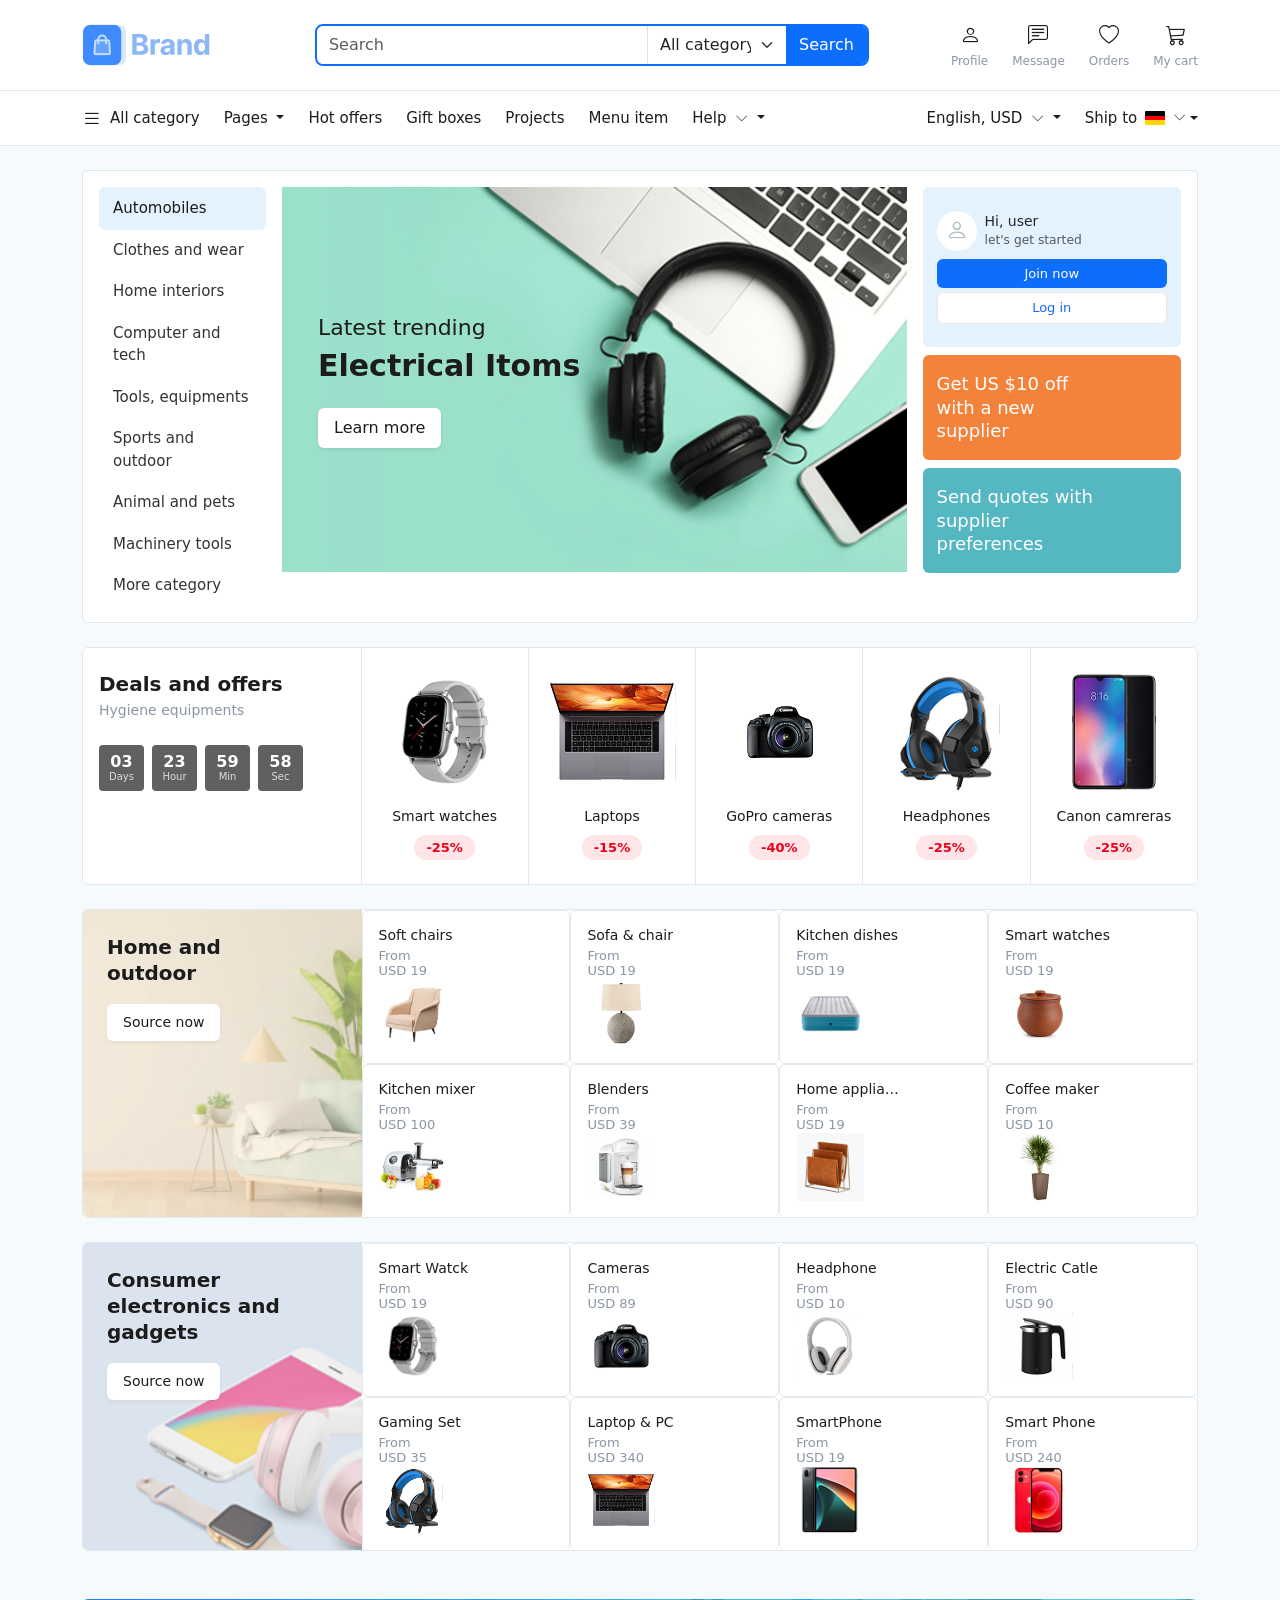
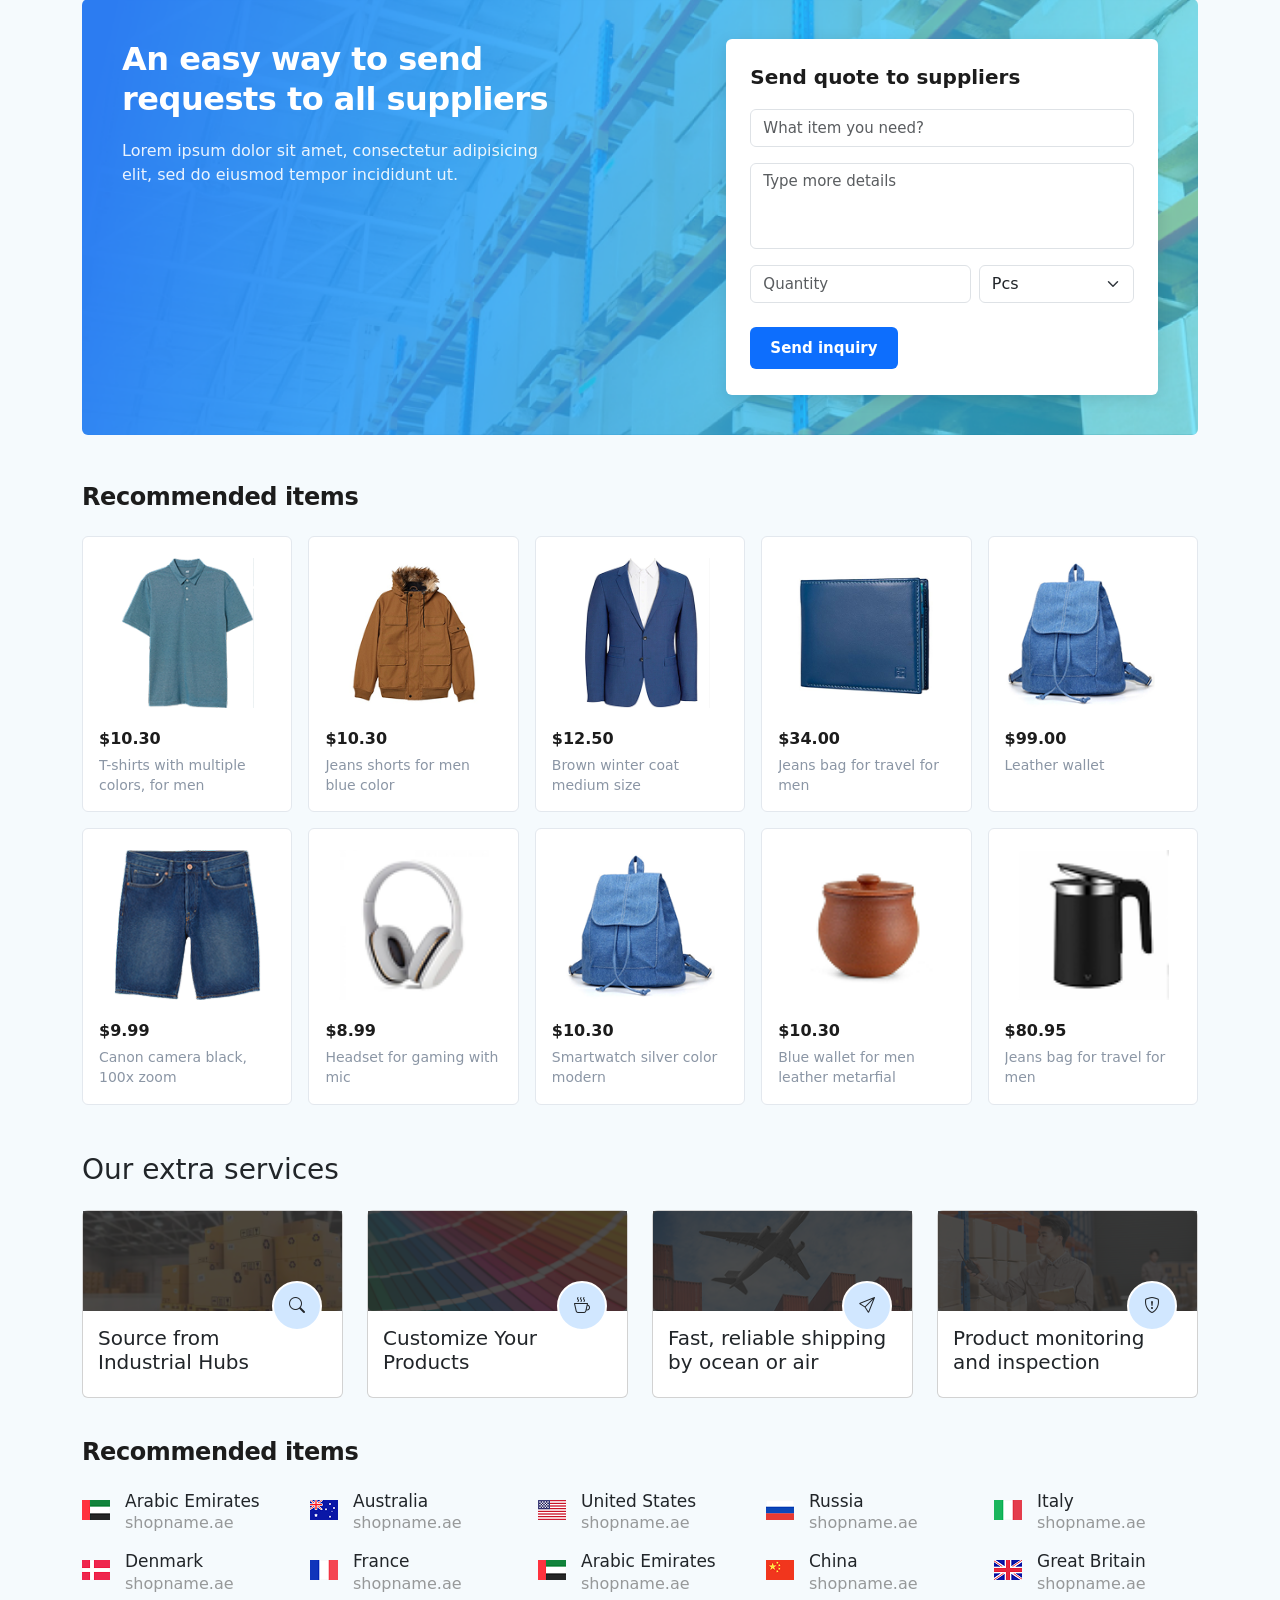
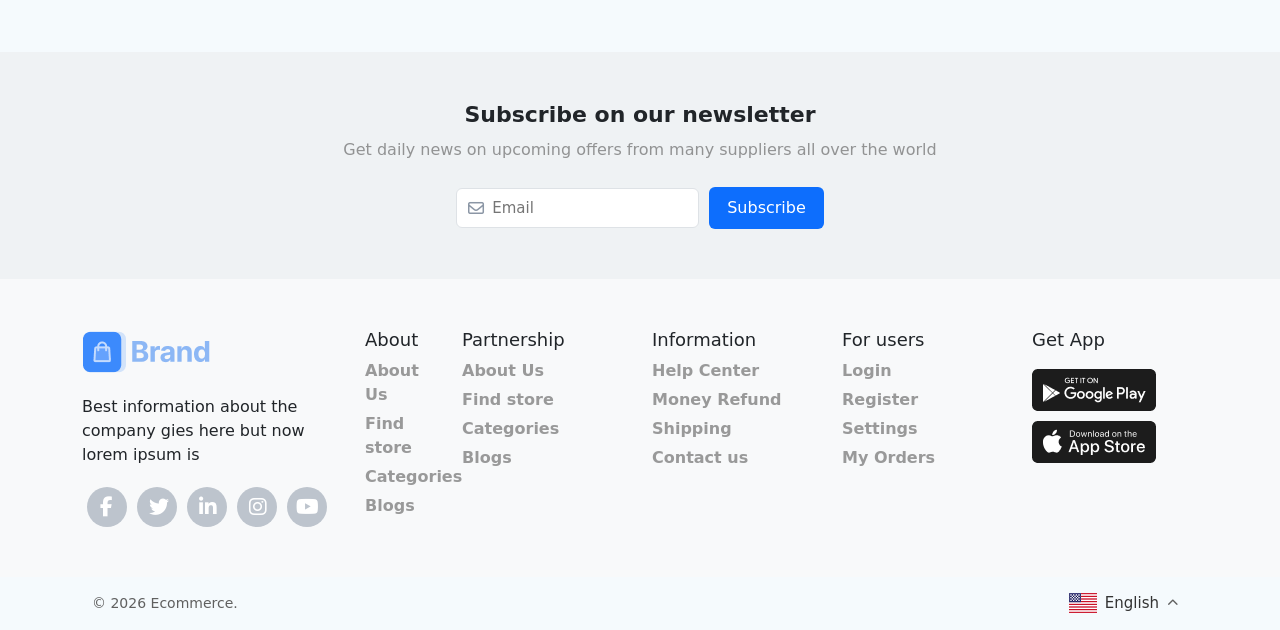
<file: index.html>
<!DOCTYPE html>
<html lang="en">

<head>
    <meta charset="UTF-8">
    <meta name="viewport" content="width=device-width, initial-scale=1.0">
    <title>Complete Responsive E-commerce Header</title>
    <link rel="stylesheet" href="css/style.css">
    <!-- Bootstrap 5 CSS -->
    <link rel="stylesheet" href="css/cdnbootstrap.css">
    <link href="https://cdn.jsdelivr.net/npm/bootstrap-icons@1.11.1/font/bootstrap-icons.css" rel="stylesheet">
    <script src="js/cdnbootstrap.js"></script>
    <!--font awsom-->

    <link rel="stylesheet" href="https://cdnjs.cloudflare.com/ajax/libs/font-awesome/6.4.0/css/all.min.css">

</head>

<body style="background-color: #f5fafd;">

    <!-- MAIN HEADER CONTAINER -->
    <header class="main-header">
        <div class="container">

            <!-- DESKTOP TOP ROW & MOBILE TOP ROW -->
            <div class="row align-items-center justify-content-between g-2">

                <!-- Left Identity Block: Hamburger Toggle (Mobile Only) & Brand Title -->
                <div class="col-auto d-flex align-items-center gap-2">
                    <!-- Mobile Hamburger Menu Toggle -->
                    <button class="btn btn-link text-dark p-0 d-md-none d-lg-none d-block me-1" type="button" data-bs-toggle="offcanvas"
                        data-bs-target="#mobileNavOffcanvas" aria-controls="mobileNavOffcanvas">
                        <i class="bi bi-list fs-2"></i>
                    </button>

                    <a href="index.html" class="brand-logo">
                        <!-- Custom Vector/Icon Mimicking Image Logo -->
                        <img src="images/brand/logo-colored.png" alt="logo">
                    </a>
                </div>

                <!-- Center Block: Desktop Blue Search bar component (Hidden on Mobile) -->
                <div class="col-12 col-md-5 col-lg-6 d-none d-md-block">
                    <div class="input-group search-group">
                        <input type="text" class="form-control search-input" placeholder="Search" aria-label="Search">
                        <select class="form-select category-select">
                            <option selected>All category</option>
                            <option value="1">Gadgets</option>
                            <option value="2">Clothes</option>
                            <option value="3">Accessories</option>
                        </select>
                        <button class="btn btn-primary search-btn" type="button">Search</button>
                    </div>
                </div>

                <!-- Right Block: Desktop Actions Panel vs Mobile Utility Row Layout -->
                <div class="col-auto">
                    <!-- Desktop Actions Set (Hidden on Mobile) -->
                    <div class="d-none d-md-flex align-items-center gap-4">
                        <a href="#" class="user-action-item">
                            <i class="bi bi-person"></i>
                            <span>Profile</span>
                        </a>
                        <a href="#" class="user-action-item">
                            <i class="bi bi-chat-left-text"></i>
                            <span>Message</span>
                        </a>
                        <a href="#" class="user-action-item">
                            <i class="bi bi-heart"></i>
                            <span>Orders</span>
                        </a>
                        <a href="cart.html" class="user-action-item">
                            <i class="bi bi-cart3"></i>
                            <span>My cart</span>
                        </a>
                    </div>

                    <!-- Mobile Navigation Icons (Displayed precisely as in image_058346.png) -->
                    <div class="d-flex d-md-none align-items-center gap-3">
                        <a href="cart.html" class="text-dark fs-4"><i class="bi bi-cart3"></i></a>
                        <a href="#" class="text-dark fs-4"><i class="bi bi-person"></i></a>
                    </div>
                </div>

            </div> <!-- /End Top Row -->

            <!-- MOBILE SEARCH & CHIPS BAR (Only visible on Mobile viewports) -->
            <div class="row mt-2 d-md-none">
                <div class="col-12">
                    <!-- Mobile Search Bar input box matching image_058346.png -->
                    <div class="mobile-search-container">
                        <i class="bi bi-search"></i>
                        <input type="text" class="form-control mobile-search-input" placeholder="Search">
                    </div>
                </div>
            </div>

            <div class="d-block d-lg-none d-md-none">
                <div class="category-container" id="categories">

                    <div class="category active">All category</div>
                    <div class="category">Gadgets</div>
                    <div class="category">Clothes</div>
                    <div class="category">Accessories</div>
                    <div class="category">Shoes</div>
                    <div class="category">Books</div>
                    <div class="category">Sports</div>

                </div>
            </div>

        </div>
    </header>

    <!-- DESKTOP SUB INTERACTION NAVBAR (Hidden completely on mobile viewports) -->
    <nav class="sub-navbar d-none d-md-block">
        <div class="container">
            <div class="d-flex justify-content-between align-items-center">

                <!-- Left Nav Links Section with working Bootstrap Dropdowns -->
                <div class="d-flex align-items-center gap-4">
                    <a href="#" class="sub-nav-link d-flex align-items-center gap-2">
                        <i class="bi bi-list fs-5"></i> All category
                    </a>
                    <div class="dropdown">
                        <button class="sub-nav-link dropdown-toggle" type="button" id="helpDropdown"
                            data-bs-toggle="dropdown" aria-expanded="false">
                            Pages
                        </button>
                        <ul class="dropdown-menu shadow-sm mt-2" aria-labelledby="helpDropdown">
                            <li><a class="dropdown-item" href="list.html">All Products</a></li>
                            <li><a class="dropdown-item" href="product-detail.html">Product Detail</a></li>
                            <li><a class="dropdown-item" href="cart.html">Cart</a></li>
                        </ul>
                    </div>
                    <a href="#" class="sub-nav-link">Hot offers</a>
                    <a href="#" class="sub-nav-link">Gift boxes</a>
                    <a href="#" class="sub-nav-link">Projects</a>
                    <a href="#" class="sub-nav-link">Menu item</a>



                    <!-- Fixed Interactive Help Dropdown Menu -->
                    <div class="dropdown">
                        <button class="sub-nav-link dropdown-toggle" type="button" id="helpDropdown"
                            data-bs-toggle="dropdown" aria-expanded="false">
                            Help <i class="bi bi-chevron-down small ms-1 text-muted"></i>
                        </button>
                        <ul class="dropdown-menu shadow-sm mt-2" aria-labelledby="helpDropdown">
                            <li><a class="dropdown-item" href="#">FAQ Support</a></li>
                            <li><a class="dropdown-item" href="#">Contact Center</a></li>
                            <li><a class="dropdown-item" href="#">Open Dispute</a></li>
                        </ul>
                    </div>
                </div>

                <!-- Right Localization Settings Dropdowns Section -->
                <div class="d-flex align-items-center gap-4">
                    <!-- Fixed Currency/Language Dropdown Menu -->
                    <div class="dropdown">
                        <button class="sub-nav-link dropdown-toggle" type="button" id="langDropdown"
                            data-bs-toggle="dropdown" aria-expanded="false">
                            English, USD <i class="bi bi-chevron-down small ms-1 text-muted"></i>
                        </button>
                        <ul class="dropdown-menu dropdown-menu-end shadow-sm mt-2" aria-labelledby="langDropdown">
                            <li><a class="dropdown-item" href="#">English, USD</a></li>
                            <li><a class="dropdown-item" href="#">Deutsch, EUR</a></li>
                            <li><a class="dropdown-item" href="#">Español, EUR</a></li>
                        </ul>
                    </div>

                    <!-- Fixed Shipping Region Destination Dropdown Menu -->
                    <div class="dropdown">
                        <button class="sub-nav-link dropdown-toggle d-flex align-items-center" type="button"
                            id="shipDropdown" data-bs-toggle="dropdown" aria-expanded="false">
                            Ship to <span class="flag-icon ms-2"></span> <i
                                class="bi bi-chevron-down small ms-1 text-muted"></i>
                        </button>
                        <ul class="dropdown-menu dropdown-menu-end shadow-sm mt-2" aria-labelledby="shipDropdown">
                            <li><a class="dropdown-item" href="#"><span class="flag-icon me-2"></span> Germany (DE)</a>
                            </li>
                            <li><a class="dropdown-item" href="#">United States (US)</a></li>
                            <li><a class="dropdown-item" href="#">United Kingdom (UK)</a></li>
                        </ul>
                    </div>
                </div>


            </div>


        </div>
    </nav>

    <!-- MOBILE NAVIGATION SIDEBAR OFFCANVAS (Triggered via mobile hamburger click) -->
    <div class="offcanvas offcanvas-start" tabindex="-1" id="mobileNavOffcanvas"
        aria-labelledby="mobileNavOffcanvasLabel" style="width: 280px;">

        <div class="offcanvas-header bg-light d-flex flex-column align-items-start position-relative py-3 px-3">
            <button type="button" class="btn-close position-absolute top-0 end-0 m-3 fs-6" data-bs-dismiss="offcanvas"
                aria-label="Close"></button>

            <div class="rounded-circle bg-secondary bg-opacity-25 d-flex align-items-center justify-content-center mb-2"
                style="width: 50px; height: 50px;">
                <i class="bi bi-person-fill text-secondary fs-3"></i>
            </div>
            <div class="fw-normal text-dark">
                <a href="#" class="text-decoration-none text-dark">Sign in</a>
                <span class="text-muted mx-1">|</span>
                <a href="#" class="text-decoration-none text-dark">Register</a>
            </div>
        </div>

        <div class="offcanvas-body p-0">
            <div class="list-group list-group-flush">

                <a href="#"
                    class="list-group-item list-group-item-action border-0 py-2 px-3 text-secondary d-flex align-items-center">
                    <i class="bi bi-house-door me-3 fs-5"></i> Home
                </a>

                <div class="border-0">
                    <button
                        class="list-group-item list-group-item-action border-0 py-2 px-3 text-secondary d-flex align-items-center justify-content-between"
                        data-bs-toggle="collapse" data-bs-target="#categoriesCollapse" aria-expanded="false">
                        <span class="d-flex align-items-center">
                            <i class="bi bi-list me-3 fs-5"></i> Categories
                        </span>
                        <i class="bi bi-chevron-down small text-muted"></i>
                    </button>
                    <div class="collapse bg-light" id="categoriesCollapse">
                        <a href="#"
                            class="list-group-item list-group-item-action border-0 py-2 ps-5 text-secondary">Clothes</a>
                        <a href="#"
                            class="list-group-item list-group-item-action border-0 py-2 ps-5 text-secondary">Electronics</a>
                        <a href="#"
                            class="list-group-item list-group-item-action border-0 py-2 ps-5 text-secondary">Home &
                            Kitchen</a>
                    </div>
                </div>

                <a href="#"
                    class="list-group-item list-group-item-action border-0 py-2 px-3 text-secondary d-flex align-items-center">
                    <i class="bi bi-heart me-3 fs-5"></i> Favorites
                </a>

                <a href="#"
                    class="list-group-item list-group-item-action border-0 py-2 px-3 text-secondary d-flex align-items-center">
                    <i class="bi bi-box-seam me-3 fs-5"></i> My orders
                </a>

                <hr class="text-muted my-2 opacity-25">

                <a href="#"
                    class="list-group-item list-group-item-action border-0 py-2 px-3 text-secondary d-flex align-items-center">
                    <i class="bi bi-globe me-3 fs-5"></i> English | USD
                </a>

                <a href="#"
                    class="list-group-item list-group-item-action border-0 py-2 px-3 text-secondary d-flex align-items-center">
                    <i class="bi bi-headset me-3 fs-5"></i> Contact us
                </a>

                <a href="#"
                    class="list-group-item list-group-item-action border-0 py-2 px-3 text-secondary d-flex align-items-center">
                    <i class="bi bi-building me-3 fs-5"></i> About
                </a>

                <div class="border-0">
                    <button
                        class="list-group-item list-group-item-action border-0 py-2 px-3 text-secondary d-flex align-items-center justify-content-between"
                        data-bs-toggle="collapse" data-bs-target="#categoriesCollapse" aria-expanded="false">
                        <span class="d-flex align-items-center">
                            <i class="bi bi-list me-3 fs-5"></i> Pages
                        </span>
                        <i class="bi bi-chevron-down small text-muted"></i>
                    </button>
                    <div class="collapse bg-light" id="categoriesCollapse">
                        <a href="list.html"
                            class="list-group-item list-group-item-action border-0 py-2 ps-5 text-secondary">All Product</a>
                        <a href="product-detail.html"
                            class="list-group-item list-group-item-action border-0 py-2 ps-5 text-secondary">Details</a>
                        <a href="cart.html"
                            class="list-group-item list-group-item-action border-0 py-2 ps-5 text-secondary">Cart</a>
                    </div>
                </div>

                <hr class="text-muted my-2 opacity-25">

                <a href="#"
                    class="list-group-item list-group-item-action border-0 py-2 px-3 ps-5 text-secondary fw-normal">
                    User agreement
                </a>

                <a href="#"
                    class="list-group-item list-group-item-action border-0 py-2 px-3 ps-5 text-secondary fw-normal">
                    Partnership
                </a>

                <a href="#"
                    class="list-group-item list-group-item-action border-0 py-2 px-3 ps-5 text-secondary fw-normal">
                    Privacy policy
                </a>

            </div>
        </div>
    </div>


    <div class="container my-4">
        <div class="hero-section-container">
            <div class="row g-3">

                <div class="col-12 col-md-2 col-lg-2 d-none d-md-none d-lg-block">
                    <div class="nav nav-tabs category-tabs-vertical" id="categoryTab" role="tablist"
                        aria-orientation="vertical">


                        <button class="nav-link active" id="tab-automobiles" data-bs-toggle="tab"
                            data-bs-target="#content-automobiles" type="button" role="tab"
                            aria-controls="content-automobiles" aria-selected="true">
                            Automobiles
                        </button>



                        <button class="nav-link" id="tab-clothes" data-bs-toggle="tab" data-bs-target="#content-clothes"
                            type="button" role="tab" aria-controls="content-clothes" aria-selected="false">
                            Clothes and wear
                        </button>


                        <button class="nav-link" id="tab-home" data-bs-toggle="tab" data-bs-target="#content-home"
                            type="button" role="tab" aria-controls="content-home" aria-selected="false">
                            Home interiors
                        </button>



                        <button class="nav-link" id="tab-tech" data-bs-toggle="tab" data-bs-target="#content-tech"
                            type="button" role="tab" aria-controls="content-tech" aria-selected="false">
                            Computer and tech
                        </button>



                        <button class="nav-link" id="tab-tools" data-bs-toggle="tab" data-bs-target="#content-tools"
                            type="button" role="tab" aria-controls="content-tools" aria-selected="false">
                            Tools, equipments
                        </button>



                        <button class="nav-link" id="tab-sports" data-bs-toggle="tab" data-bs-target="#content-sports"
                            type="button" role="tab" aria-controls="content-sports" aria-selected="false">
                            Sports and outdoor
                        </button>



                        <button class="nav-link" id="tab-animals" data-bs-toggle="tab" data-bs-target="#content-animals"
                            type="button" role="tab" aria-controls="content-animals" aria-selected="false">
                            Animal and pets
                        </button>



                        <button class="nav-link" id="tab-machinery" data-bs-toggle="tab"
                            data-bs-target="#content-machinery" type="button" role="tab"
                            aria-controls="content-machinery" aria-selected="false">
                            Machinery tools
                        </button>



                        <button class="nav-link" id="tab-more" data-bs-toggle="tab" data-bs-target="#content-more"
                            type="button" role="tab" aria-controls="content-more" aria-selected="false">
                            More category
                        </button>


                    </div>
                </div>

                <div class="col-12 col-md-7 col-lg-7">
                    <div class="tab-content" id="categoryTabContent">

                        <div class="tab-pane fade show active" id="content-automobiles" role="tabpanel"
                            aria-labelledby="tab-automobiles">
                            <div class="dynamic-banner-panel"
                                style="background-image: url('./images/background/Banner-board-800x420\ 2.png');">
                                <div class="banner-text-wrapper">
                                    <div class="banner-title-sub">Latest trending</div>
                                    <div class="banner-title-main">Electrical Itoms</div>
                                    <a href="list.html" class="banner-btn-learn">Learn more</a>
                                </div>
                            </div>
                        </div>

                        <div class="tab-pane fade" id="content-clothes" role="tabpanel" aria-labelledby="tab-clothes">
                            <div class="dynamic-banner-panel"
                                style="background-image: url('./images/background/banner-bg1.webp');">
                                <div class="banner-text-wrapper">
                                    <div class="banner-title-sub">Summer collection</div>
                                    <div class="banner-title-main">Clothes and wear</div>
                                    <a href="list.html" class="banner-btn-learn">Learn more</a>
                                </div>
                            </div>
                        </div>

                        <div class="tab-pane fade" id="content-home" role="tabpanel" aria-labelledby="tab-home">
                            <div class="dynamic-banner-panel "
                                style="background-image: url('./images/background/banner-bgg.jpg') ; padding: 100px;">
                                <div class="banner-text-wrapper">
                                    <div class="banner-title-sub">Modern furniture</div>
                                    <div class="banner-title-main">Home interiors</div>
                                    <a href="list.html" class="banner-btn-learn">Learn more</a>
                                </div>
                            </div>
                        </div>

                        <div class="tab-pane fade" id="content-tech" role="tabpanel" aria-labelledby="tab-tech">
                            <div class="dynamic-banner-panel"
                                style="background-image: url('./images/background/Banner-board-800x420\ 2.png');">
                                <div class="banner-text-wrapper">
                                    <div class="banner-title-sub">Latest trending</div>
                                    <div class="banner-title-main">Electronic items</div>
                                    <a href="list.html" class="banner-btn-learn">Learn more</a>
                                </div>
                            </div>
                        </div>

                        <div class="tab-pane fade" id="content-tools" role="tabpanel">
                            <div class="dynamic-banner-panel "
                                style="background-image: url('./images/background/banner-tool.avif');">
                                <div class="banner">
                                    <div class="banner-title-main">Tools & Equipments</div>
                                </div>
                                <a href="list.html" class="banner-btn-learn">Learn more</a>
                            </div>
                        </div>
                        <div class="tab-pane fade" id="content-sports" role="tabpanel">
                            <div class="dynamic-banner-panel"
                                style="background-image: url('./images/background/banner-bg3.jpg');">
                                <div class="banner-text-wrapper">
                                    <div class="banner-title-main text-light">Sports & <br> Outdoor</div>
                                </div>
                                <a href="list.html" class="banner-btn-learn">Learn more</a>
                            </div>
                        </div>

                        <div class="tab-pane fade" id="content-animals" role="tabpanel">
                            <div class="dynamic-banner-panel"
                                style="background-image: url('./images/background/banner-bg4.jpg');">
                                <div class="banner-text-wrapper">
                                    <div class="banner-title-main">Animal and <br> Pets</div>
                                </div>
                                <a href="list.html" class="banner-btn-learn">Learn more</a>
                            </div>
                        </div>

                        <div class="tab-pane fade" id="content-machinery" role="tabpanel">
                            <div class="dynamic-banner-panel"
                                style="background-image: url('./images/background/images.jpg');">
                                <div class="banner-text-wrapper">
                                    <div class="banner-title-main">Machinery tools</div>
                                </div>
                                <a href="list.html" class="banner-btn-learn">Learn more</a>
                            </div>
                        </div>
                        <div class="tab-pane fade" id="content-more" role="tabpanel">
                            <div class="dynamic-banner-panel"
                                style="background-image: url('./images/background/Banner-board-800x420\ 2.png');">
                                <div class="banner-text-wrapper">
                                    <div class="banner-title-main">More Categories</div>
                                </div>
                                <a href="list.html" class="banner-btn-learn">Learn more</a>
                            </div>
                        </div>

                    </div>
                </div>

                <div class="col-12 col-md-3 col-lg-3 d-none d-md-none d-lg-block">
                    <div class="d-flex flex-column gap-2">

                        <div class="right-widget-box box-user-profile py-5" style="height: 160px;">
                            <div class="d-flex align-items-center gap-2 mb-2">
                                <div class="user-avatar-circle">
                                    <i class="bi bi-person"></i>
                                </div>
                                <div class="text-dark lh-sm" style="font-size: 14px;">
                                    Hi, user <br><span class="text-muted small">let's get started</span>
                                </div>
                            </div>
                            <div class="d-flex flex-column gap-1">
                                <button class="widget-btn-blue">Join now</button>
                                <button class="widget-btn-white">Log in</button>
                            </div>
                        </div>

                        <div class="right-widget-box box-orange-offer">
                            <div class="widget-text">
                                Get US $10 off <br> with a new <br> supplier
                            </div>
                        </div>

                        <div class="right-widget-box box-teal-quote">
                            <div class="widget-text">
                                Send quotes with <br> supplier <br> preferences
                            </div>
                        </div>

                    </div>
                </div>

            </div>
        </div>
    </div>



    <div class="container my-4">
        <div class="deals-outer-card">
            <div class="row g-0">

                <div
                    class="col-12 col-md-3 deals-timer-sidebar d-flex flex-row flex-md-column justify-content-between justify-content-md-start px-3">
                    <div class="title-area">
                        <h5 class="deals-main-title">Deals and offers</h5>
                        <p class="deals-sub-title d-none d-md-block">Hygiene equipments</p>
                        <p class="deals-sub-title d-block d-md-none">Electronic equipments</p>
                    </div>

                    <div class="countdown-container d-flex gap-1 gap-md-2 mt-md-4">

                        <div class="countdown-box">
                            <span class="num" id="days">00</span>
                            <span class="label">Days</span>
                        </div>

                        <div class="countdown-box">
                            <span class="num" id="hours">00</span>
                            <span class="label">Hour</span>
                        </div>

                        <div class="countdown-box">
                            <span class="num" id="minutes">00</span>
                            <span class="label">Min</span>
                        </div>

                        <div class="countdown-box">
                            <span class="num" id="seconds">00</span>
                            <span class="label">Sec</span>
                        </div>

                    </div>
                </div>

                <div class="col-12 col-md-9 col-products-wrapper" id="product-scroll-track">
                    <div class="products-flex-container">

                        <div class="deal-product-card">
                            <a href="product-detail.html">
                                <div class="product-img-box">
                                    <img src="./images/tech/8.png" alt="Smart watches">
                                </div>
                                <p class="product-name">Smart watches</p>
                                <span class="badge-discount">-25%</span>
                            </a>
                        </div>

                        <div class="deal-product-card">
                            <a href="product-detail.html">
                                <div class="product-img-box">
                                    <img src="./images/tech/image 34.png" alt="Laptops">
                                </div>
                                <p class="product-name">Laptops</p>
                                <span class="badge-discount">-15%</span>
                            </a>
                        </div>

                        <div class="deal-product-card">
                            <a href="product-detail.html">
                                <div class="product-img-box">
                                    <img src="./images/tech/6.png" alt="GoPro cameras">
                                </div>
                                <p class="product-name">GoPro cameras</p>
                                <span class="badge-discount">-40%</span>
                            </a>
                        </div>

                        <div class="deal-product-card">
                            <a href="product-detail.html">
                                <div class="product-img-box">
                                    <img src="./images/tech/image 29.png" alt="Headphones">
                                </div>
                                <p class="product-name">Headphones</p>
                                <span class="badge-discount">-25%</span>
                            </a>
                        </div>

                        <div class="deal-product-card">
                            <a href="product-detail.html">
                                <div class="product-img-box">
                                    <img src="./images/tech/image 23.png" alt="Canon camreras">
                                </div>
                                <p class="product-name">Canon camreras</p>
                                <span class="badge-discount">-25%</span>
                            </a>
                        </div>

                    </div>
                </div>

            </div>
        </div>
    </div>

    <!-- home and outdoor -->

    <div class="container my-2">
        <div class="home-outdoor-section">
            <div class="row g-0">

                <div class="col-12 col-lg-3 main-category-banner p-4"
                    style="background-image: url('./images/background/Group\ 969.png');">
                    <div class="banner-content">
                        <h4 class="section-title">Home and<br class="d-none d-lg-block"> outdoor</h4>
                        <a href="list.html" class=" butn-source d-none d-lg-block">Source now</a>
                    </div>
                </div>

                <div class="col-12 col-lg-9 items-overflow-container" id="horizontal-scroll-track">
                    <div class="products-grid-wrapper">

                        <div class="product-item-card">
                            <a href="product-detail.html">
                                <div class="info-box">
                                    <h6 class="item-name">Soft chairs</h6>
                                    <span class="item-price">From<br>USD 19</span>
                                </div>
                                <div class="img-box">
                                    <img src="images/interior/1.png" alt="Soft chairs">
                                </div>
                            </a>
                        </div>

                        <div class="product-item-card">
                            <a href="product-detail.html">
                                <div class="info-box">
                                    <h6 class="item-name">Sofa & chair</h6>
                                    <span class="item-price">From<br>USD 19</span>
                                </div>
                                <div class="img-box">
                                    <img src="images/interior/6.png" alt="Sofa & chair">
                                </div>
                            </a>
                        </div>

                        <div class="product-item-card">
                            <a href="product-detail.html">
                                <div class="info-box">
                                    <h6 class="item-name">Kitchen dishes</h6>
                                    <span class="item-price">From<br>USD 19</span>
                                </div>
                                <div class="img-box">
                                    <img src="images/interior/image 93.png" alt="Kitchen dishes">
                                </div>
                            </a>
                        </div>

                        <div class="product-item-card">
                            <a href="product-detail.html">
                                <div class="info-box">
                                    <h6 class="item-name">Smart watches</h6>
                                    <span class="item-price">From<br>USD 19</span>
                                </div>
                                <div class="img-box">
                                    <img src="images/interior/3.png" alt="Smart watches">
                                </div>
                            </a>
                        </div>

                        <div class="product-item-card">
                            <a href="product-detail.html">
                                <div class="info-box">
                                    <h6 class="item-name">Kitchen mixer</h6>
                                    <span class="item-price">From<br>USD 100</span>
                                </div>
                                <div class="img-box">
                                    <img src="images/interior/9.png" alt="Kitchen mixer">
                                </div>
                            </a>
                        </div>

                        <div class="product-item-card">
                            <a href="product-detail.html">
                                <div class="info-box">
                                    <h6 class="item-name">Blenders</h6>
                                    <span class="item-price">From<br>USD 39</span>
                                </div>
                                <div class="img-box">
                                    <img src="images/interior/8.png" alt="Blenders">
                                </div>
                            </a>
                        </div>

                        <div class="product-item-card">
                            <a href="product-detail.html">
                                <div class="info-box">
                                    <h6 class="item-name">Home appliance</h6>
                                    <span class="item-price">From<br>USD 19</span>
                                </div>
                                <div class="img-box">
                                    <img src="images/interior/7.png" alt="Home appliance">
                                </div>
                            </a>
                        </div>

                        <div class="product-item-card">
                            <a href="product-detail.html">
                                <div class="info-box">
                                    <h6 class="item-name">Coffee maker</h6>
                                    <span class="item-price">From<br>USD 10</span>
                                </div>
                                <div class="img-box">
                                    <img src="images/interior/image 89.png" alt="Coffee maker">
                                </div>
                            </a>
                        </div>



                    </div>
                </div>

                <a href="list.html" class=" butn-source d-block d-lg-none p-3"
                    style="color: #0d6efd; font-size: 20px;">Source
                    now <i class="bi bi-arrow-right"></i></a>
            </div>
        </div>
    </div>

    <!-- gadges -->

    <div class="container my-4">
        <div class="home-outdoor-section">
            <div class="row g-0">

                <div class="col-12 col-lg-3 main-category-banner p-4"
                    style="background-image: url('./images/background/image\ 98.png');">
                    <div class="banner-content">
                        <h4 class="section-title">Consumer<br class="d-none d-lg-block"> electronics and <br
                                class="d-none d-lg-block">gadgets</h4>
                        <a href="list.html" class=" butn-source d-none d-lg-block">Source now</a>
                    </div>
                </div>

                <div class="col-12 col-lg-9 items-overflow-container" id="horizontal-scroll-track">
                    <div class="products-grid-wrapper">

                        <div class="product-item-card">
                            <a href="product-detail.html">
                                <div class="info-box">
                                    <h6 class="item-name">Smart Watck</h6>
                                    <span class="item-price">From<br>USD 19</span>
                                </div>
                                <div class="img-box">
                                    <img src="images/tech/8.png" alt="watch">
                                </div>
                            </a>
                        </div>

                        <div class="product-item-card">
                            <a href="product-detail.html">
                                <div class="info-box">
                                    <h6 class="item-name">Cameras</h6>
                                    <span class="item-price">From<br>USD 89</span>
                                </div>
                                <div class="img-box">
                                    <img src="images/tech/6.png" alt="camra">
                                </div>
                            </a>
                        </div>

                        <div class="product-item-card">
                            <a href="product-detail.html">
                                <div class="info-box">
                                    <h6 class="item-name">Headphone</h6>
                                    <span class="item-price">From<br>USD 10</span>
                                </div>
                                <div class="img-box">
                                    <img src="images/tech/image 86.png" alt="headphone">
                                </div>
                            </a>
                        </div>

                        <div class="product-item-card">
                            <a href="product-detail.html">
                                <div class="info-box">
                                    <h6 class="item-name">Electric Catle</h6>
                                    <span class="item-price">From<br>USD 90</span>
                                </div>
                                <div class="img-box">
                                    <img src="images/tech/image 85.png" alt="catle">
                                </div>
                            </a>
                        </div>

                        <div class="product-item-card">
                            <a href="product-detail.html">
                                <div class="info-box">
                                    <h6 class="item-name">Gaming Set </h6>
                                    <span class="item-price">From<br>USD 35</span>
                                </div>
                                <div class="img-box">
                                    <img src="images/tech/image 29.png" alt="gaming set">
                                </div>
                            </a>
                        </div>

                        <div class="product-item-card">
                            <a href="product-detail.html">
                                <div class="info-box">
                                    <h6 class="item-name">Laptop & PC</h6>
                                    <span class="item-price">From<br>USD 340</span>
                                </div>
                                <div class="img-box">
                                    <img src="images/tech/image 34.png" alt="laptop">
                                </div>
                            </a>
                        </div>

                        <div class="product-item-card">
                            <a href="product-detail.html">
                                <div class="info-box">
                                    <h6 class="item-name">SmartPhone</h6>
                                    <span class="item-price">From<br>USD 19</span>
                                </div>
                                <div class="img-box">
                                    <img src="images/tech/image 32.png" alt="smartphone">
                                </div>
                            </a>
                        </div>

                        <div class="product-item-card">
                            <a href="product-detail.html">
                                <div class="info-box">
                                    <h6 class="item-name">Smart Phone</h6>
                                    <span class="item-price">From<br>USD 240</span>
                                </div>
                                <div class="img-box">
                                    <img src="images/tech/image 33.png" alt="phone">
                                </div>
                            </a>
                        </div>

                    </div>
                </div>

                <a href="list.html" class=" butn-source d-block d-lg-none p-3"
                    style="color: #0d6efd; font-size: 20px;">Source
                    now <i class="bi bi-arrow-right"></i></a>

            </div>
        </div>
    </div>

    <!-- form -->

    <div class="container my-5">
        <div class="inquiry-banner-wrapper">
            <div class="row g-0 h-100">

                <div class="col-12 col-lg-7 text-panel-content">
                    <h2 class="main-heading">An easy way to send<br>requests to all suppliers</h2>
                    <p class="sub-heading-text">
                        Lorem ipsum dolor sit amet, consectetur adipisicing<br class="d-none d-md-block">
                        elit, sed do eiusmod tempor incididunt ut.
                    </p>

                    <button type="submit" class="butn-send-inquiry d-block d-lg-none mt-4">Send inquiry</button>
                </div>

                <div class="col-12 col-lg-5 d-none d-lg-block form-panel-container">
                    <div class="supplier-card-form">
                        <h5 class="form-title">Send quote to suppliers</h5>

                        <form action="#" method="POST">
                            <div class="mb-3">
                                <input type="text" class="form-control custom-input" placeholder="What item you need?">
                            </div>

                            <div class="mb-3">
                                <textarea class="form-control custom-textarea" rows="3"
                                    placeholder="Type more details"></textarea>
                            </div>

                            <div class="mb-4">
                                <div class="row g-2">
                                    <div class="col-7">
                                        <input type="number" class="form-control custom-input" placeholder="Quantity">
                                    </div>
                                    <div class="col-5">
                                        <select class="form-select custom-select">
                                            <option selected>Pcs</option>
                                            <option value="1">Liters</option>
                                            <option value="2">Kg</option>
                                            <option value="3">Boxes</option>
                                        </select>
                                    </div>
                                </div>
                            </div>

                            <button type="submit" class="butn-send-inquiry">Send inquiry</button>
                        </form>
                    </div>
                </div>

            </div>
        </div>
    </div>

    <!-- recomed itoms -->

    <div class="container my-5">
        <h4 class="section-main-title mb-4">Recommended items</h4>

        <div class="row g-3 custom-products-grid">

            <div class="col-6 col-md-3 col-xl-custom-5">
                <div class="product-item-card">
                    <a href="product-detail.html">
                        <div class="product-img-container">
                            <img src="images/cloths/Bitmap.png" alt="T-shirts">
                        </div>
                        <div class="product-info-block">
                            <span class="price-tag">$10.30</span>
                            <p class="desc-text">T-shirts with multiple colors, for men</p>
                        </div>
                    </a>
                </div>
            </div>

            <div class="col-6 col-md-3 col-xl-custom-5">
                <div class="product-item-card">
                    <a href="product-detail.html">
                        <div class="product-img-container">
                            <img src="images/cloths/2 1.png" alt="Jeans shorts">
                        </div>
                        <div class="product-info-block">
                            <span class="price-tag">$10.30</span>
                            <p class="desc-text">Jeans shorts for men blue color</p>
                        </div>
                    </a>
                </div>
            </div>

            <div class="col-6 col-md-3 col-xl-custom-5">
                <div class="product-item-card">
                    <a href="product-detail.html">
                        <div class="product-img-container">
                            <img src="images/cloths/image 30.png" alt="Coat">
                        </div>
                        <div class="product-info-block">
                            <span class="price-tag">$12.50</span>
                            <p class="desc-text">Brown winter coat medium size</p>
                        </div>
                    </a>
                </div>
            </div>

            <div class="col-6 col-md-3 col-xl-custom-5">
                <div class="product-item-card">
                    <a href="product-detail.html">
                        <div class="product-img-container">
                            <img src="images/cloths/image 24.png" alt="Jeans bag">
                        </div>
                        <div class="product-info-block">
                            <span class="price-tag">$34.00</span>
                            <p class="desc-text">Jeans bag for travel for men</p>
                        </div>
                    </a>
                </div>
            </div>

            <div class="col-6 col-md-3 col-xl-custom-5">
                <div class="product-item-card">
                    <a href="product-detail.html">
                        <div class="product-img-container">
                            <img src="images/cloths/image 26.png" alt="Leather wallet">
                        </div>
                        <div class="product-info-block">
                            <span class="price-tag">$99.00</span>
                            <p class="desc-text">Leather wallet</p>
                        </div>
                    </a>
                </div>
            </div>

            <div class="col-6 col-md-3 col-xl-custom-5">
                <div class="product-item-card">
                    <a href="product-detail.html">
                        <div class="product-img-container">
                            <img src="images/cloths/Bitmap (2).png" alt="Canon camera">
                        </div>
                        <div class="product-info-block">
                            <span class="price-tag">$9.99</span>
                            <p class="desc-text">Canon camera black, 100x zoom</p>
                        </div>
                    </a>
                </div>
            </div>

            <div class="col-6 col-md-3 col-xl-custom-5">
                <div class="product-item-card">
                    <a href="product-detail.html">
                        <div class="product-img-container">
                            <img src="images/tech/image 86.png" alt="Headset" height="150px">
                        </div>
                        <div class="product-info-block">
                            <span class="price-tag">$8.99</span>
                            <p class="desc-text">Headset for gaming with mic</p>
                        </div>
                    </a>
                </div>
            </div>

            <div class="col-6 col-md-3 col-xl-custom-5">
                <div class="product-item-card">
                    <a href="product-detail.html">
                        <div class="product-img-container">
                            <img src="images/cloths/image 26.png" alt="Smartwatch">
                        </div>
                        <div class="product-info-block">
                            <span class="price-tag">$10.30</span>
                            <p class="desc-text">Smartwatch silver color modern</p>
                        </div>
                    </a>
                </div>
            </div>

            <div class="col-6 col-md-3 col-xl-custom-5">
                <div class="product-item-card">
                    <a href="product-detail.html">
                        <div class="product-img-container">
                            <img src="images/interior/3.png" alt="Blue wallet" height="150px">
                        </div>
                        <div class="product-info-block">
                            <span class="price-tag">$10.30</span>
                            <p class="desc-text">Blue wallet for men leather metarfial</p>
                        </div>
                    </a>
                </div>
            </div>

            <div class="col-6 col-md-3 col-xl-custom-5">
                <div class="product-item-card">
                    <a href="product-detail.html">
                        <div class="product-img-container">
                            <img src="images/tech/image 85.png" alt="Kettle" height="150px">
                        </div>
                        <div class="product-info-block">
                            <span class="price-tag">$80.95</span>
                            <p class="desc-text">Jeans bag for travel for men</p>
                        </div>
                    </a>
                </div>
            </div>

        </div>
    </div>

    <!-- extra service -->

    <div class="container">
        <div class="row">

            <div>
                <h3>
                    Our extra services
                </h3>
            </div>

            <div class="col-md-3">
                <div class="card my-3">
                    <div class="card-img" style="background-image: url('./images/background/Mask\ group.png');">
                        <div class="iconee">
                            <i class="bi bi-search"></i>
                        </div>
                    </div>
                    <div class="disc">
                        <h5>
                            Source from <br> Industrial Hubs
                        </h5>
                    </div>
                </div>
            </div>

            <div class="col-md-3">
                <div class="card my-3">
                    <div class="card-img" style="background-image: url('./images/background/Mask\ group\ \(1\).png');">
                        <div class="iconee">
                            <i class="bi bi-cup-hot"></i>
                        </div>
                    </div>
                    <div class="disc">
                        <h5>
                            Customize Your <br> Products
                        </h5>
                    </div>
                </div>
            </div>

            <div class="col-md-3">
                <div class="card my-3">
                    <div class="card-img" style="background-image: url('./images/background/image\ 106.png');">
                        <div class="iconee">
                            <i class="bi bi-send"></i>
                        </div>
                    </div>
                    <div class="disc">
                        <h5>
                            Fast, reliable shipping <br> by ocean or air
                        </h5>
                    </div>
                </div>
            </div>

            <div class="col-md-3">
                <div class="card my-3">
                    <div class="card-img" style="background-image: url('./images/background/image\ 107.png');">
                        <div class="iconee">
                            <i class="bi bi-shield-exclamation"></i>
                        </div>
                    </div>
                    <div class="disc">
                        <h5>
                            Product monitoring <br> and inspection
                        </h5>
                    </div>
                </div>
            </div>

        </div>
    </div>

    <!-- rigenal supply -->

    <div class="container">
        <div class="row">

            <h4 class="section-main-title mb-4 mt-4">Recommended items</h4>

            <div class="col-6 col-md-3 col-xl-custom-5">
                <div class="flagss d-flex mr-2">
                    <div class="flag-img">
                        <img src="images/flags/AE@2x.png" alt="ae">
                    </div>
                    <div class="flag-dis">
                        <h4 class="p-0 m-0">Arabic Emirates</h4>
                        <p>shopname.ae</p>
                    </div>
                </div>


            </div>

            <div class="col-6 col-md-3 col-xl-custom-5">
                <div class="flagss d-flex mr-2">
                    <div class="flag-img">
                        <img src="images/flags/icon.png" alt="ae">
                    </div>
                    <div class="flag-dis">
                        <h4 class="p-0 m-0">Australia</h4>
                        <p>shopname.ae</p>
                    </div>
                </div>


            </div>

            <div class="col-6 col-md-3 col-xl-custom-5">
                <div class="flagss d-flex mr-2">
                    <div class="flag-img">
                        <img src="images/flags/US@2x.png" alt="ae">
                    </div>
                    <div class="flag-dis">
                        <h4 class="p-0 m-0">United States</h4>
                        <p>shopname.ae</p>
                    </div>
                </div>


            </div>

            <div class="col-6 col-md-3 col-xl-custom-5">
                <div class="flagss d-flex mr-2">
                    <div class="flag-img">
                        <img src="images/flags/RU@2x.png" alt="ae">
                    </div>
                    <div class="flag-dis">
                        <h4 class="p-0 m-0">Russia</h4>
                        <p>shopname.ae</p>
                    </div>
                </div>


            </div>

            <div class="col-6 col-md-3 col-xl-custom-5">
                <div class="flagss d-flex mr-2">
                    <div class="flag-img">
                        <img src="images/flags/IT@2x.png" alt="ae">
                    </div>
                    <div class="flag-dis">
                        <h4 class="p-0 m-0">Italy</h4>
                        <p>shopname.ae</p>
                    </div>
                </div>


            </div>

            <div class="col-6 col-md-3 col-xl-custom-5">
                <div class="flagss d-flex mr-2">
                    <div class="flag-img">
                        <img src="images/flags/DK@2x.png" alt="ae">
                    </div>
                    <div class="flag-dis">
                        <h4 class="p-0 m-0">Denmark</h4>
                        <p>shopname.ae</p>
                    </div>
                </div>


            </div>

            <div class="col-6 col-md-3 col-xl-custom-5">
                <div class="flagss d-flex mr-2">
                    <div class="flag-img">
                        <img src="images/flags/FR@2x.png" alt="ae">
                    </div>
                    <div class="flag-dis">
                        <h4 class="p-0 m-0">France</h4>
                        <p>shopname.ae</p>
                    </div>
                </div>


            </div>

            <div class="col-6 col-md-3 col-xl-custom-5">
                <div class="flagss d-flex mr-2">
                    <div class="flag-img">
                        <img src="images/flags/AE@2x.png" alt="ae">
                    </div>
                    <div class="flag-dis">
                        <h4 class="p-0 m-0">Arabic Emirates</h4>
                        <p>shopname.ae</p>
                    </div>
                </div>


            </div>

            <div class="col-6 col-md-3 col-xl-custom-5">
                <div class="flagss d-flex mr-2">
                    <div class="flag-img">
                        <img src="images/flags/CN@2x.png" alt="ae">
                    </div>
                    <div class="flag-dis">
                        <h4 class="p-0 m-0">China</h4>
                        <p>shopname.ae</p>
                    </div>
                </div>


            </div>

            <div class="col-6 col-md-3 col-xl-custom-5">
                <div class="flagss d-flex mr-2">
                    <div class="flag-img">
                        <img src="images/flags/GB@2x.png" alt="ae">
                    </div>
                    <div class="flag-dis">
                        <h4 class="p-0 m-0">Great Britain</h4>
                        <p>shopname.ae</p>
                    </div>
                </div>


            </div>


        </div>
    </div>


    <!-- subscribe -->

    <div class="container-fluid bgrond">
        <div class="row">
            <div class="col-lg-12">
                <div class="subscribe">
                    <h5>Subscribe on our newsletter</h5>
                    <p>Get daily news on upcoming offers from many suppliers all over the world</p>

                    <div class="foem-sub">
                        <form action="#">
                            <div class="input-wrapper">
                                <i class="fa-regular fa-envelope input-icon"></i>
                                <input type="email" name="email" placeholder="Email">
                            </div>
                            <button type="submit" class="botn">Subscribe</button>
                        </form>
                    </div>
                </div>
            </div>
        </div>
    </div>


    <!-- footer -->

    <div class="bg-color bg-light">
        <div class="container">
            <div class="row">
                <div class="col-lg-3 col-md-6 footeerr">

                    <div class="brnd">
                        <img src="images/brand/logo-colored.png" alt="logo">
                        <p>Best information about the company gies here but now lorem ipsum is</p>
                        <div class="media">
                            <div class="media-icone">
                                <i class="fa-brands fa-facebook-f"></i>
                            </div>

                            <div class="media-icone" style="padding: 5px 12px;">
                                <i class="fa-brands fa-twitter"></i>
                            </div>

                            <div class="media-icone" style="padding: 5px 12px;">
                                <i class="fa-brands fa-linkedin-in"></i>
                            </div>

                            <div class="media-icone" style="padding: 5px 12px;">
                                <i class="fa-brands fa-instagram"></i>
                            </div>

                            <div class="media-icone" style="padding: 5px 9px;">
                                <i class="fa-brands fa-youtube"></i>
                            </div>
                        </div>
                    </div>
                </div>

                <div class="col-lg-1 footeerr" style="padding-left: 10px;">
                    <div class="foot-about">
                        <h3>About</h3>
                        <p>About Us</p>
                        <p>Find store</p>
                        <p>Categories</p>
                        <p>Blogs</p>
                    </div>
                </div>

                <div class="col-lg-2 footeerr footeerr-sp">
                    <div class="foot-about">
                        <h3>Partnership</h3>
                        <p>About Us</p>
                        <p>Find store</p>
                        <p>Categories</p>
                        <p>Blogs</p>
                    </div>
                </div>

                <div class="col-lg-2 footeerr">
                    <div class="foot-about">
                        <h3>Information</h3>
                        <p>Help Center</p>
                        <p>Money Refund</p>
                        <p>Shipping</p>
                        <p>Contact us</p>
                    </div>
                </div>

                <div class="col-lg-2 footeerr">
                    <div class="foot-about">
                        <h3>For users</h3>
                        <p>Login</p>
                        <p>Register</p>
                        <p>Settings</p>
                        <p>My Orders</p>
                    </div>
                </div>

                <div class="col-lg-2 footeerr">
                    <div class="foot-about">
                        <h3>Get App</h3>
                        <img src="images/app/Group.png" alt="img">
                        <img src="images/app/market-button.png" alt="img">

                    </div>
                </div>

            </div>
        </div>
    </div>

    <div class="container">
        <div class="footer-bottom-content">
            <!-- Left Side: Copyright Text -->
            <div class="copyright-text">
                &copy; 2026 Ecommerce.
            </div>

            <!-- Right Side: Country/Language Dropdown Menu -->
            <div class="dropdown language-dropdown">
                <button class="dropdown-toggle" type="button" id="footerLangDropdown" data-bs-toggle="dropdown"
                    aria-expanded="false">
                    <img src="images/flags/US@2x.png" alt="us"> English <i
                        class="fa-solid fa-chevron-up arrow-icon"></i>
                </button>
                <ul class="dropdown-menu dropdown-menu-end" aria-labelledby="footerLangDropdown">
                    <li>
                        <a class="dropdown-item active" href="#">
                            <img src="images/flags/AE@2x.png" alt="us"> Arabic
                        </a>
                    </li>
                    <li>
                        <a class="dropdown-item active" href="#">
                            <img src="images/flags/CN@2x.png" alt="us"> Chines
                        </a>
                    </li>
                    <li>
                        <a class="dropdown-item active" href="#">
                            <img src="images/flags/DK@2x.png" alt="us"> Danish
                        </a>
                    </li>
                    <li>
                        <a class="dropdown-item active" href="#">
                            <img src="images/flags/FR@2x.png" alt="us"> Franch
                        </a>
                    </li>
                    <li>
                        <a class="dropdown-item active" href="#">
                            <img src="images/flags/GB@2x.png" alt="us"> English
                        </a>
                    </li>
                    <li>
                        <a class="dropdown-item active" href="#">
                            <img src="images/flags/icon.png" alt="us"> Austrialian
                        </a>
                    </li>
                    <li>
                        <a class="dropdown-item active" href="#">
                            <img src="images/flags/IT@2x.png" alt="us"> Italian
                        </a>
                    </li>
                    <li>
                        <a class="dropdown-item active" href="#">
                            <img src="images/flags/RU@2x.png" alt="us"> Russhian
                        </a>
                    </li>
                </ul>
            </div>
        </div>
    </div>




    <script src="js/script.js"></script>
    <script src="js/detail.js"></script>


</body>

</html>
</file>
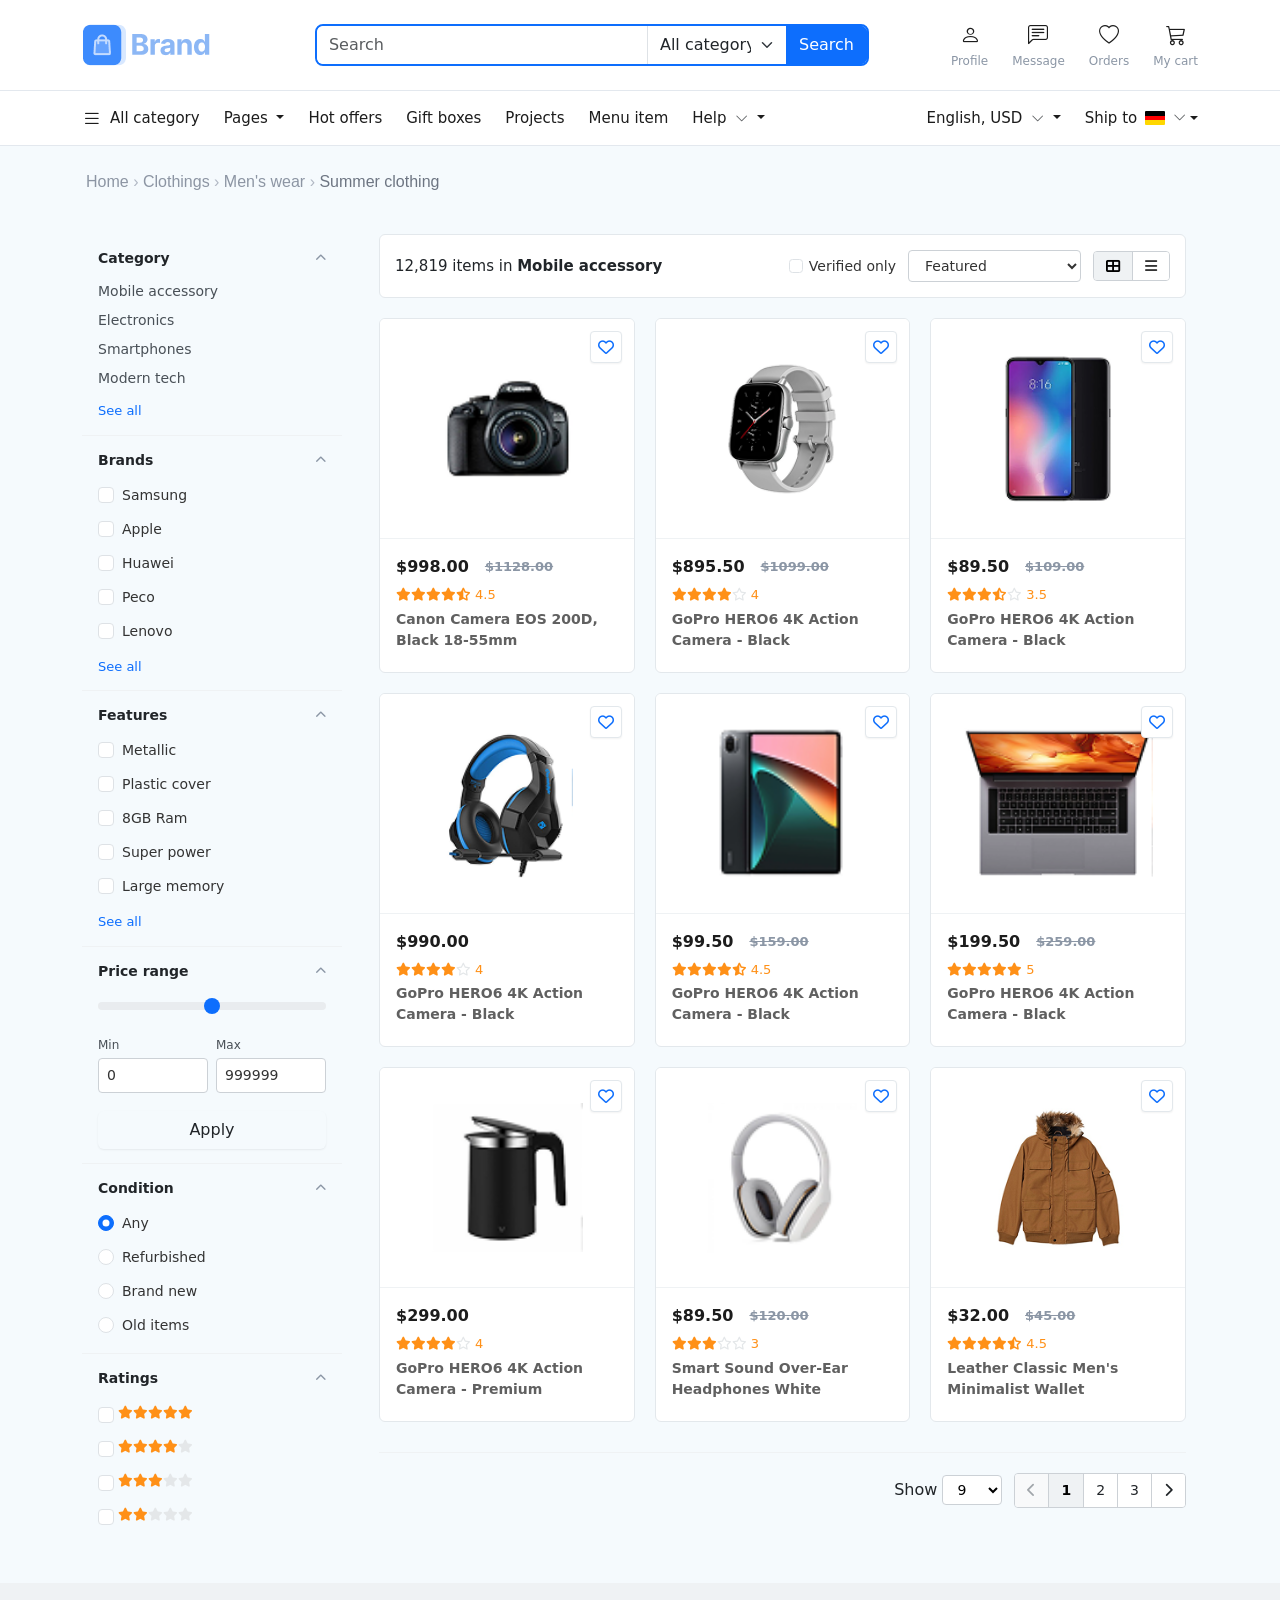
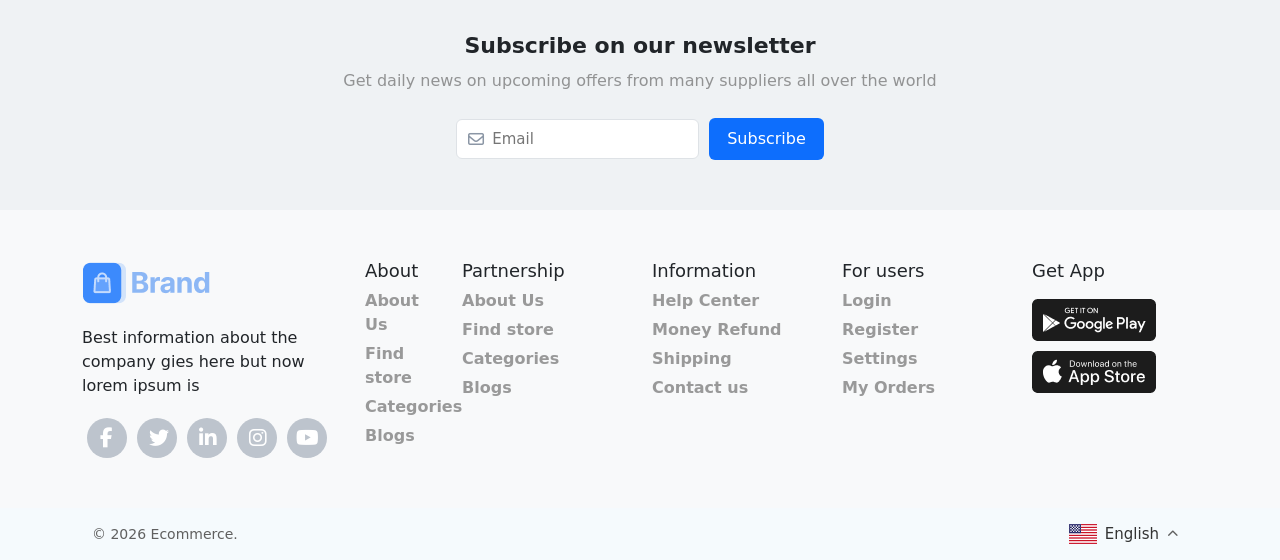
<file: list.html>
<!DOCTYPE html>
<html lang="en">

<head>
    <meta charset="UTF-8">
    <meta name="viewport" content="width=device-width, initial-scale=1.0">
    <title>product listing page</title>

    <link rel="stylesheet" href="css/style.css">
    <link rel="stylesheet" href="css/list.css">
    <!-- Bootstrap 5 CSS -->
    <link rel="stylesheet" href="css/cdnbootstrap.css">
    <link href="https://cdn.jsdelivr.net/npm/bootstrap-icons@1.11.1/font/bootstrap-icons.css" rel="stylesheet">
    <script src="js/cdnbootstrap.js"></script>
    <!--font awsom-->


    <link rel="stylesheet" href="https://cdnjs.cloudflare.com/ajax/libs/font-awesome/6.4.0/css/all.min.css">
</head>

<body style="background-color: #f5fafd;">

    <header class="main-header">
        <div class="container">

            <!-- DESKTOP TOP ROW & MOBILE TOP ROW -->
            <div class="row align-items-center justify-content-between g-2">

                <!-- Left Identity Block: Hamburger Toggle (Mobile Only) & Brand Title -->
                <div class="col-auto d-flex align-items-center gap-2">
                    <!-- Mobile Hamburger Menu Toggle -->

                    <a href="index.html" class="brand-logo d-none d-lg-block">
                        <!-- Custom Vector/Icon Mimicking Image Logo -->
                        <img src="images/brand/logo-colored.png" alt="logo">
                    </a>
                    <a href="index.html" class="brand-logo d-block d-lg-none" style="text-decoration: none; font-size: 20px; font-weight: 700; color: black;">
                        <!-- Custom Vector/Icon Mimicking Image Logo -->
                        <i class="fa-solid fa-arrow-left pe-3"></i>Mobile accessory
                    </a>
                </div>

                <!-- Center Block: Desktop Blue Search bar component (Hidden on Mobile) -->
                <div class="col-12 col-md-5 col-lg-6 d-none d-md-block">
                    <div class="input-group search-group">
                        <input type="text" class="form-control search-input" placeholder="Search" aria-label="Search">
                        <select class="form-select category-select">
                            <option selected>All category</option>
                            <option value="1">Gadgets</option>
                            <option value="2">Clothes</option>
                            <option value="3">Accessories</option>
                        </select>
                        <button class="btn btn-primary search-btn" type="button">Search</button>
                    </div>
                </div>

                <!-- Right Block: Desktop Actions Panel vs Mobile Utility Row Layout -->
                <div class="col-auto">
                    <!-- Desktop Actions Set (Hidden on Mobile) -->
                    <div class="d-none d-md-flex align-items-center gap-4">
                        <a href="#" class="user-action-item">
                            <i class="bi bi-person"></i>
                            <span>Profile</span>
                        </a>
                        <a href="#" class="user-action-item">
                            <i class="bi bi-chat-left-text"></i>
                            <span>Message</span>
                        </a>
                        <a href="#" class="user-action-item">
                            <i class="bi bi-heart"></i>
                            <span>Orders</span>
                        </a>
                        <a href="cart.html" class="user-action-item">
                            <i class="bi bi-cart3"></i>
                            <span>My cart</span>
                        </a>
                    </div>

                    <!-- Mobile Navigation Icons (Displayed precisely as in image_058346.png) -->
                    <div class="d-flex d-md-none align-items-center gap-3">
                        <a href="cart.html" class="text-dark fs-4"><i class="bi bi-cart3"></i></a>
                        <a href="#" class="text-dark fs-4"><i class="bi bi-person"></i></a>
                    </div>
                </div>

            </div> <!-- /End Top Row -->

            <!-- MOBILE SEARCH & CHIPS BAR (Only visible on Mobile viewports) -->
            <div class="row mt-2 d-md-none">
                <div class="col-12">
                    <!-- Mobile Search Bar input box matching image_058346.png -->
                    <div class="mobile-search-container">
                        <i class="bi bi-search"></i>
                        <input type="text" class="form-control mobile-search-input" placeholder="Search">
                    </div>
                </div>
            </div>

            <div class="d-block d-lg-none d-md-none">
                <div class="category-container" id="categories">

                    <div class="category active">All category</div>
                    <div class="category">Gadgets</div>
                    <div class="category">Clothes</div>
                    <div class="category">Accessories</div>
                    <div class="category">Shoes</div>
                    <div class="category">Books</div>
                    <div class="category">Sports</div>

                </div>
            </div>

        </div>
    </header>

    <!-- DESKTOP SUB INTERACTION NAVBAR (Hidden completely on mobile viewports) -->
    <nav class="sub-navbar d-none d-md-block">
        <div class="container">
            <div class="d-flex justify-content-between align-items-center">

                <!-- Left Nav Links Section with working Bootstrap Dropdowns -->
                <div class="d-flex align-items-center gap-4">
                    <a href="#" class="sub-nav-link d-flex align-items-center gap-2">
                        <i class="bi bi-list fs-5"></i> All category
                    </a>
                    <div class="dropdown">
                        <button class="sub-nav-link dropdown-toggle" type="button" id="helpDropdown"
                            data-bs-toggle="dropdown" aria-expanded="false">
                             Pages
                        </button>
                        <ul class="dropdown-menu shadow-sm mt-2" aria-labelledby="helpDropdown">
                            <li><a class="dropdown-item" href="list.html">All Products</a></li>
                            <li><a class="dropdown-item" href="product-detail.html">Product Detail</a></li>
                            <li><a class="dropdown-item" href="cart.html">Cart</a></li>
                        </ul>
                    </div>
                    <a href="#" class="sub-nav-link">Hot offers</a>
                    <a href="#" class="sub-nav-link">Gift boxes</a>
                    <a href="#" class="sub-nav-link">Projects</a>
                    <a href="#" class="sub-nav-link">Menu item</a>

                    <!-- Fixed Interactive Help Dropdown Menu -->
                    <div class="dropdown">
                        <button class="sub-nav-link dropdown-toggle" type="button" id="helpDropdown"
                            data-bs-toggle="dropdown" aria-expanded="false">
                            Help <i class="bi bi-chevron-down small ms-1 text-muted"></i>
                        </button>
                        <ul class="dropdown-menu shadow-sm mt-2" aria-labelledby="helpDropdown">
                            <li><a class="dropdown-item" href="#">FAQ Support</a></li>
                            <li><a class="dropdown-item" href="#">Contact Center</a></li>
                            <li><a class="dropdown-item" href="#">Open Dispute</a></li>
                        </ul>
                    </div>
                </div>

                <!-- Right Localization Settings Dropdowns Section -->
                <div class="d-flex align-items-center gap-4">
                    <!-- Fixed Currency/Language Dropdown Menu -->
                    <div class="dropdown">
                        <button class="sub-nav-link dropdown-toggle" type="button" id="langDropdown"
                            data-bs-toggle="dropdown" aria-expanded="false">
                            English, USD <i class="bi bi-chevron-down small ms-1 text-muted"></i>
                        </button>
                        <ul class="dropdown-menu dropdown-menu-end shadow-sm mt-2" aria-labelledby="langDropdown">
                            <li><a class="dropdown-item" href="#">English, USD</a></li>
                            <li><a class="dropdown-item" href="#">Deutsch, EUR</a></li>
                            <li><a class="dropdown-item" href="#">Español, EUR</a></li>
                        </ul>
                    </div>

                    <!-- Fixed Shipping Region Destination Dropdown Menu -->
                    <div class="dropdown">
                        <button class="sub-nav-link dropdown-toggle d-flex align-items-center" type="button"
                            id="shipDropdown" data-bs-toggle="dropdown" aria-expanded="false">
                            Ship to <span class="flag-icon ms-2"></span> <i
                                class="bi bi-chevron-down small ms-1 text-muted"></i>
                        </button>
                        <ul class="dropdown-menu dropdown-menu-end shadow-sm mt-2" aria-labelledby="shipDropdown">
                            <li><a class="dropdown-item" href="#"><span class="flag-icon me-2"></span> Germany (DE)</a>
                            </li>
                            <li><a class="dropdown-item" href="#">United States (US)</a></li>
                            <li><a class="dropdown-item" href="#">United Kingdom (UK)</a></li>
                        </ul>
                    </div>
                </div>


            </div>


        </div>
    </nav>

    <!-- MOBILE NAVIGATION SIDEBAR OFFCANVAS (Triggered via mobile hamburger click) -->
    <div class="offcanvas offcanvas-start" tabindex="-1" id="mobileNavOffcanvas"
        aria-labelledby="mobileNavOffcanvasLabel">
        <div class="offcanvas-header border-bottom">
            <h5 class="offcanvas-title text-primary fw-bold" id="mobileNavOffcanvasLabel">Navigation Menu</h5>
            <button type="button" class="btn-close" data-bs-dismiss="offcanvas" aria-label="Close"></button>
        </div>
        <div class="offcanvas-body p-0">
            <div class="list-group list-group-flush">
                <a href="#" class="list-group-item list-group-item-action py-3"><i class="bi bi-list me-3"></i>All
                    category</a>
                <a href="#" class="list-group-item list-group-item-action py-3"><i class="bi bi-percent me-3"></i>Hot
                    offers</a>
                <a href="#" class="list-group-item list-group-item-action py-3"><i class="bi bi-box-seam me-3"></i>Gift
                    boxes</a>
                <a href="#" class="list-group-item list-group-item-action py-3"><i
                        class="bi bi-folder me-3"></i>Projects</a>
                <a href="#" class="list-group-item list-group-item-action py-3"><i
                        class="bi bi-link-45deg me-3"></i>Menu item</a>
                <a href="#" class="list-group-item list-group-item-action py-3"><i
                        class="bi bi-question-circle me-3"></i>Help Center</a>
                <div class="dropdown">
                    <button class="sub-nav-link dropdown-toggle" type="button" id="helpDropdown"
                        data-bs-toggle="dropdown" aria-expanded="false">
                        <i class="bi bi-list fs-5"></i> Pages
                    </button>
                    <ul class="dropdown-menu shadow-sm mt-2" aria-labelledby="helpDropdown">
                        <li><a class="dropdown-item" href="list.html">All Products</a></li>
                        <li><a class="dropdown-item" href="product-detail.html">Product Detail</a></li>
                        <li><a class="dropdown-item" href="cart.html">Cart</a></li>
                    </ul>
                </div>
            </div>
        </div>

    </div>


    <!-- pagination -->
    <div class="container">
        <div class="row">

            <div class="breadcrumb py-4 ms-3 d-none d-lg-block">
                <a href="#">Home</a>
                <span>›</span>

                <a href="#">Clothings</a>
                <span>›</span>

                <a href="#">Men's wear</a>
                <span>›</span>

                <span class="active">Summer clothing</span>
            </div>

            <div class="col-lg-3 d-none d-lg-block">
                <div class="filter-sidebar">

                    <div class="filter-section">
                        <div class="filter-title">
                            Category <i class="fa-solid fa-chevron-up"></i>
                        </div>
                        <div class="filter-content">
                            <span class="filter-link" onclick="toggleLinkBadge(this, 'Mobile accessory')">Mobile
                                accessory</span>
                            <span class="filter-link" onclick="toggleLinkBadge(this, 'Electronics')">Electronics</span>
                            <span class="filter-link" onclick="toggleLinkBadge(this, 'Smartphones')">Smartphones</span>
                            <span class="filter-link" onclick="toggleLinkBadge(this, 'Modern tech')">Modern tech</span>
                            <a href="#" class="see-all-link">See all</a>
                        </div>
                    </div>

                    <div class="filter-section">
                        <div class="filter-title">
                            Brands <i class="fa-solid fa-chevron-up"></i>
                        </div>
                        <div class="filter-content">
                            <div class="form-check">
                                <input class="form-check-input filter-checkbox" type="checkbox" id="brandSamsung"
                                    value="Samsung" onchange="handleCheckboxChange(this)">
                                <label class="form-check-label" for="brandSamsung">Samsung</label>
                            </div>
                            <div class="form-check">
                                <input class="form-check-input filter-checkbox" type="checkbox" id="brandApple"
                                    value="Apple" onchange="handleCheckboxChange(this)">
                                <label class="form-check-label" for="brandApple">Apple</label>
                            </div>
                            <div class="form-check">
                                <input class="form-check-input filter-checkbox" type="checkbox" id="brandHuawei"
                                    value="Huawei" onchange="handleCheckboxChange(this)">
                                <label class="form-check-label" for="brandHuawei">Huawei</label>
                            </div>
                            <div class="form-check">
                                <input class="form-check-input filter-checkbox" type="checkbox" id="brandPeco"
                                    value="Peco" onchange="handleCheckboxChange(this)">
                                <label class="form-check-label" for="brandPeco">Peco</label>
                            </div>
                            <div class="form-check">
                                <input class="form-check-input filter-checkbox" type="checkbox" id="brandLenovo"
                                    value="Lenovo" onchange="handleCheckboxChange(this)">
                                <label class="form-check-label" for="brandLenovo">Lenovo</label>
                            </div>
                            <a href="#" class="see-all-link">See all</a>
                        </div>
                    </div>

                    <div class="filter-section">
                        <div class="filter-title">
                            Features <i class="fa-solid fa-chevron-up"></i>
                        </div>
                        <div class="filter-content">
                            <div class="form-check">
                                <input class="form-check-input filter-checkbox" type="checkbox" id="featMetallic"
                                    value="Metallic" onchange="handleCheckboxChange(this)">
                                <label class="form-check-label" for="featMetallic">Metallic</label>
                            </div>
                            <div class="form-check">
                                <input class="form-check-input filter-checkbox" type="checkbox" id="featPlastic"
                                    value="Plastic cover" onchange="handleCheckboxChange(this)">
                                <label class="form-check-label" for="featPlastic">Plastic cover</label>
                            </div>
                            <div class="form-check">
                                <input class="form-check-input filter-checkbox" type="checkbox" id="featRam"
                                    value="8GB Ram" onchange="handleCheckboxChange(this)">
                                <label class="form-check-label" for="featRam">8GB Ram</label>
                            </div>
                            <div class="form-check">
                                <input class="form-check-input filter-checkbox" type="checkbox" id="featPower"
                                    value="Super power" onchange="handleCheckboxChange(this)">
                                <label class="form-check-label" for="featPower">Super power</label>
                            </div>
                            <div class="form-check">
                                <input class="form-check-input filter-checkbox" type="checkbox" id="featMemory"
                                    value="Large memory" onchange="handleCheckboxChange(this)">
                                <label class="form-check-label" for="featMemory">Large memory</label>
                            </div>
                            <a href="#" class="see-all-link">See all</a>
                        </div>
                    </div>

                    <div class="filter-section">
                        <div class="filter-title">
                            Price range <i class="fa-solid fa-chevron-up"></i>
                        </div>
                        <div class="filter-content">
                            <input type="range" class="form-range" min="0" max="999999" id="priceSlider" value="500000"
                                oninput="updatePriceInputs(this.value)">

                            <div class="price-input-grid">
                                <div class="price-field">
                                    <label>Min</label>
                                    <input type="number" id="minPrice" value="0" placeholder="0">
                                </div>
                                <div class="price-field">
                                    <label>Max</label>
                                    <input type="number" id="maxPrice" value="999999" placeholder="999999">
                                </div>
                            </div>
                            <button type="button" class="btn btn-apply-price"
                                onclick="applyPriceFilter()">Apply</button>
                        </div>
                    </div>

                    <div class="filter-section">
                        <div class="filter-title">
                            Condition <i class="fa-solid fa-chevron-up"></i>
                        </div>
                        <div class="filter-content">
                            <div class="form-check">
                                <input class="form-check-input filter-radio" type="radio" name="conditionRadio"
                                    id="condAny" value="Any" checked onchange="handleRadioChange(this)">
                                <label class="form-check-label" for="condAny">Any</label>
                            </div>
                            <div class="form-check">
                                <input class="form-check-input filter-radio" type="radio" name="conditionRadio"
                                    id="condRefurbished" value="Refurbished" onchange="handleRadioChange(this)">
                                <label class="form-check-label" for="condRefurbished">Refurbished</label>
                            </div>
                            <div class="form-check">
                                <input class="form-check-input filter-radio" type="radio" name="conditionRadio"
                                    id="condBrandNew" value="Brand new" onchange="handleRadioChange(this)">
                                <label class="form-check-label" for="condBrandNew">Brand new</label>
                            </div>
                            <div class="form-check">
                                <input class="form-check-input filter-radio" type="radio" name="conditionRadio"
                                    id="condOld" value="Old items" onchange="handleRadioChange(this)">
                                <label class="form-check-label" for="condOld">Old items</label>
                            </div>
                        </div>
                    </div>

                    <div class="filter-section">
                        <div class="filter-title">
                            Ratings <i class="fa-solid fa-chevron-up"></i>
                        </div>
                        <div class="filter-content">
                            <div class="form-check d-flex align-items-center">
                                <input class="form-check-input filter-checkbox" type="checkbox" id="rate5"
                                    value="5 star" onchange="handleCheckboxChange(this)">
                                <label class="form-check-label d-flex align-items-center" for="rate5">
                                    <span class="stars-wrapper">
                                        <i class="fa-solid fa-star"></i><i class="fa-solid fa-star"></i><i
                                            class="fa-solid fa-star"></i><i class="fa-solid fa-star"></i><i
                                            class="fa-solid fa-star"></i>
                                    </span>
                                </label>
                            </div>
                            <div class="form-check d-flex align-items-center">
                                <input class="form-check-input filter-checkbox" type="checkbox" id="rate4"
                                    value="4 star" onchange="handleCheckboxChange(this)">
                                <label class="form-check-label d-flex align-items-center" for="rate4">
                                    <span class="stars-wrapper">
                                        <i class="fa-solid fa-star"></i><i class="fa-solid fa-star"></i><i
                                            class="fa-solid fa-star"></i><i class="fa-solid fa-star"></i><i
                                            class="fa-solid fa-star star-muted"></i>
                                    </span>
                                </label>
                            </div>
                            <div class="form-check d-flex align-items-center">
                                <input class="form-check-input filter-checkbox" type="checkbox" id="rate3"
                                    value="3 star" onchange="handleCheckboxChange(this)">
                                <label class="form-check-label d-flex align-items-center" for="rate3">
                                    <span class="stars-wrapper">
                                        <i class="fa-solid fa-star"></i><i class="fa-solid fa-star"></i><i
                                            class="fa-solid fa-star"></i><i class="fa-solid fa-star star-muted"></i><i
                                            class="fa-solid fa-star star-muted"></i>
                                    </span>
                                </label>
                            </div>
                            <div class="form-check d-flex align-items-center">
                                <input class="form-check-input filter-checkbox" type="checkbox" id="rate2"
                                    value="2 star" onchange="handleCheckboxChange(this)">
                                <label class="form-check-label d-flex align-items-center" for="rate2">
                                    <span class="stars-wrapper">
                                        <i class="fa-solid fa-star"></i><i class="fa-solid fa-star"></i><i
                                            class="fa-solid fa-star star-muted"></i><i
                                            class="fa-solid fa-star star-muted"></i><i
                                            class="fa-solid fa-star star-muted"></i>
                                    </span>
                                </label>
                            </div>
                        </div>
                    </div>

                </div>
            </div>

            <div class="top-filter-bar d-block d-lg-none">
                <div class="item-count">
                    12,819 items in <strong>Mobile accessory</strong>
                </div>
                <div class="right-controls">
                    <label class="verified-checkbox">
                        <input type="checkbox" class="form-check-input m-0"> Verified only
                    </label>
                    <select class="sort-select">
                        <option>Featured</option>
                        <option>Price: Low to High</option>
                        <option>Price: High to Low</option>
                    </select>

                    <div class="view-btn-group">
                        <button class="view-btn active" id="btnGrid" onclick="switchView('grid')" title="Grid View">
                            <i class="fa-solid fa-table-cells-large"></i>
                        </button>
                        <button class="view-btn" id="btnList" onclick="switchView('list')" title="List View">
                            <i class="fa-solid fa-bars"></i>
                        </button>
                    </div>
                </div>
            </div>

            <div class="col-lg-9 col-12">

                <div class="container-fluid">
                    <div class="main-container">

                        <div class="d-none d-lg-block">
                            <div class="top-filter-bar">
                                <div class="item-count">
                                    12,819 items in <strong>Mobile accessory</strong>
                                </div>
                                <div class="right-controls">
                                    <label class="verified-checkbox">
                                        <input type="checkbox" class="form-check-input m-0"> Verified only
                                    </label>
                                    <select class="sort-select">
                                        <option>Featured</option>
                                        <option>Price: Low to High</option>
                                        <option>Price: High to Low</option>
                                    </select>

                                    <div class="view-btn-group">
                                        <button class="view-btn active" id="btnGrid" onclick="switchView('grid')"
                                            title="Grid View">
                                            <i class="fa-solid fa-table-cells-large"></i>
                                        </button>
                                        <button class="view-btn" id="btnList" onclick="switchView('list')"
                                            title="List View">
                                            <i class="fa-solid fa-bars"></i>
                                        </button>
                                    </div>
                                </div>
                            </div>
                        </div>

                        <div class="row">
                            <div class="col-12">
                                <div class="filter-badges-wrapper" id="badgesContainer" style="display: none;">
                                    <a class="clear-all-btn" id="clearAllBtn" onclick="clearAllFilters()">Clear all
                                        filter</a>
                                </div>
                            </div>
                        </div>


                        <div class="product-wrapper grid-view" id="productContainer">
                        </div>

                        <div class="pagination-wrapper">
                            <div>
                                Show
                                <select class="page-select" id="itemsPerPage" onchange="changeItemsPerPage()">
                                    <option value="6">6</option>
                                    <option value="9" selected>9</option>
                                    <option value="12">12</option>
                                </select>
                            </div>
                            <ul class="custom-pagination" id="paginationNav">
                            </ul>
                        </div>

                    </div>
                </div>
            </div>
        </div>
    </div>



    <!-- UNIQUE SCROLLED PORTION - AUTOMATICALLY HIDDEN ON DESKTOP -->
    <div class="mob-exclusive-ysl-section">

        <!-- Heading from image_871a49.png -->
        <div class="mob-exclusive-ysl-heading">You may also like</div>

        <!-- Left to Right Swipe Track Container -->
        <div class="mob-exclusive-ysl-swipe-track">

            <!-- Product Card 1 -->
            <div class="mob-exclusive-ysl-card">
                <a href="product-detail.html">
                    <div class="mob-exclusive-ysl-img-box">
                        <img src="images/cloths/2 1.png" alt="Backpack">
                    </div>
                    <div class="mob-exclusive-ysl-price">$10.30</div>
                    <div class="mob-exclusive-ysl-details">Solid Backpack blue jeans large size</div>
                </a>
            </div>

            <!-- Product Card 2 -->
            <div class="mob-exclusive-ysl-card">
                <a href="product-detail.html">
                    <div class="mob-exclusive-ysl-img-box">
                        <img src="images/cloths/Bitmap (2).png" alt="Smartwatch">
                    </div>
                    <div class="mob-exclusive-ysl-price">$10.30</div>
                    <div class="mob-exclusive-ysl-details">T-shirts with multiple colors, for men</div>
                </a>
            </div>

            <!-- Product Card 3 -->
            <div class="mob-exclusive-ysl-card">
                <a href="product-detail.html">
                    <div class="mob-exclusive-ysl-img-box">
                        <img src="images/cloths/Bitmap.png" alt="Red Shoes">
                    </div>
                    <div class="mob-exclusive-ysl-price">$10.30</div>
                    <div class="mob-exclusive-ysl-details">Sport athletic running shoes neon crimson</div>
                </a>
            </div>

            <!-- Product Card 4 -->
            <div class="mob-exclusive-ysl-card">
                <a href="product-detail.html">
                    <div class="mob-exclusive-ysl-img-box">
                        <img src="images/cloths/image 24.png" alt="White Gadget">
                    </div>
                    <div class="mob-exclusive-ysl-price">$14.50</div>
                    <div class="mob-exclusive-ysl-details">Minimalist premium white smart watch device</div>
                </a>
            </div>

            <!-- Product Card 5 -->
            <div class="mob-exclusive-ysl-card">
                <a href="product-detail.html">
                    <div class="mob-exclusive-ysl-img-box">
                        <img src="images/cloths/image 26.png" alt="Headphones">
                    </div>
                    <div class="mob-exclusive-ysl-price">$18.99</div>
                    <div class="mob-exclusive-ysl-details">Classic deep bass studio wire headphones</div>
                </a>
            </div>

            <!-- Product Card 6 -->
            <div class="mob-exclusive-ysl-card">
                <a href="product-detail.html">
                    <div class="mob-exclusive-ysl-img-box">
                        <img src="images/cloths/image 30.png" alt="Tshirt Pack">
                    </div>
                    <div class="mob-exclusive-ysl-price">$12.40</div>
                    <div class="mob-exclusive-ysl-details">Premium organic summer cotton tee pack</div>
                </a>
            </div>

            <!-- Product Card 7 -->
            <div class="mob-exclusive-ysl-card">
                <a href="product-detail.html">
                    <div class="mob-exclusive-ysl-img-box">
                        <img src="images/interior/1.png" alt="Sunglasses">
                    </div>
                    <div class="mob-exclusive-ysl-price">$09.99</div>
                    <div class="mob-exclusive-ysl-details">Dark aviator stylish fashion sunglasses</div>
                </a>
            </div>

        </div>
    </div>



    <!-- subscribe -->

    <div class="container-fluid bgrond">
        <div class="row">
            <div class="col-lg-12">
                <div class="subscribe">
                    <h5>Subscribe on our newsletter</h5>
                    <p>Get daily news on upcoming offers from many suppliers all over the world</p>

                    <div class="foem-sub">
                        <form action="#">
                            <div class="input-wrapper">
                                <i class="fa-regular fa-envelope input-icon"></i>
                                <input type="email" name="email" placeholder="Email">
                            </div>
                            <button type="submit" class="botn">Subscribe</button>
                        </form>
                    </div>
                </div>
            </div>
        </div>
    </div>


    <!-- footer -->

    <div class="bg-color bg-light">
        <div class="container">
            <div class="row">
                <div class="col-lg-3 col-md-6 footeerr">

                    <div class="brnd">
                        <img src="images/brand/logo-colored.png" alt="logo">
                        <p>Best information about the company gies here but now lorem ipsum is</p>
                        <div class="media">
                            <div class="media-icone">
                                <i class="fa-brands fa-facebook-f"></i>
                            </div>

                            <div class="media-icone" style="padding: 5px 12px;">
                                <i class="fa-brands fa-twitter"></i>
                            </div>

                            <div class="media-icone" style="padding: 5px 12px;">
                                <i class="fa-brands fa-linkedin-in"></i>
                            </div>

                            <div class="media-icone" style="padding: 5px 12px;">
                                <i class="fa-brands fa-instagram"></i>
                            </div>

                            <div class="media-icone" style="padding: 5px 9px;">
                                <i class="fa-brands fa-youtube"></i>
                            </div>
                        </div>
                    </div>
                </div>

                <div class="col-lg-1 footeerr" style="padding-left: 10px;">
                    <div class="foot-about">
                        <h3>About</h3>
                        <p>About Us</p>
                        <p>Find store</p>
                        <p>Categories</p>
                        <p>Blogs</p>
                    </div>
                </div>

                <div class="col-lg-2 footeerr footeerr-sp">
                    <div class="foot-about">
                        <h3>Partnership</h3>
                        <p>About Us</p>
                        <p>Find store</p>
                        <p>Categories</p>
                        <p>Blogs</p>
                    </div>
                </div>

                <div class="col-lg-2 footeerr">
                    <div class="foot-about">
                        <h3>Information</h3>
                        <p>Help Center</p>
                        <p>Money Refund</p>
                        <p>Shipping</p>
                        <p>Contact us</p>
                    </div>
                </div>

                <div class="col-lg-2 footeerr">
                    <div class="foot-about">
                        <h3>For users</h3>
                        <p>Login</p>
                        <p>Register</p>
                        <p>Settings</p>
                        <p>My Orders</p>
                    </div>
                </div>

                <div class="col-lg-2 footeerr">
                    <div class="foot-about">
                        <h3>Get App</h3>
                        <img src="images/app/Group.png" alt="img">
                        <img src="images/app/market-button.png" alt="img">

                    </div>
                </div>

            </div>
        </div>
    </div>

    <div class="container">
        <div class="footer-bottom-content">
            <!-- Left Side: Copyright Text -->
            <div class="copyright-text">
                &copy; 2026 Ecommerce.
            </div>

            <!-- Right Side: Country/Language Dropdown Menu -->
            <div class="dropdown language-dropdown">
                <button class="dropdown-toggle" type="button" id="footerLangDropdown" data-bs-toggle="dropdown"
                    aria-expanded="false">
                    <img src="images/flags/US@2x.png" alt="us"> English <i
                        class="fa-solid fa-chevron-up arrow-icon"></i>
                </button>
                <ul class="dropdown-menu dropdown-menu-end" aria-labelledby="footerLangDropdown">
                    <li>
                        <a class="dropdown-item active" href="#">
                            <img src="images/flags/AE@2x.png" alt="us"> Arabic
                        </a>
                    </li>
                    <li>
                        <a class="dropdown-item active" href="#">
                            <img src="images/flags/CN@2x.png" alt="us"> Chines
                        </a>
                    </li>
                    <li>
                        <a class="dropdown-item active" href="#">
                            <img src="images/flags/DK@2x.png" alt="us"> Danish
                        </a>
                    </li>
                    <li>
                        <a class="dropdown-item active" href="#">
                            <img src="images/flags/FR@2x.png" alt="us"> Franch
                        </a>
                    </li>
                    <li>
                        <a class="dropdown-item active" href="#">
                            <img src="images/flags/GB@2x.png" alt="us"> English
                        </a>
                    </li>
                    <li>
                        <a class="dropdown-item active" href="#">
                            <img src="images/flags/icon.png" alt="us"> Austrialian
                        </a>
                    </li>
                    <li>
                        <a class="dropdown-item active" href="#">
                            <img src="images/flags/IT@2x.png" alt="us"> Italian
                        </a>
                    </li>
                    <li>
                        <a class="dropdown-item active" href="#">
                            <img src="images/flags/RU@2x.png" alt="us"> Russhian
                        </a>
                    </li>
                </ul>
            </div>
        </div>
    </div>


    <script src="js/pagi.js"></script>
    <script src="js/script.js"></script>
</body>

</html>
</file>
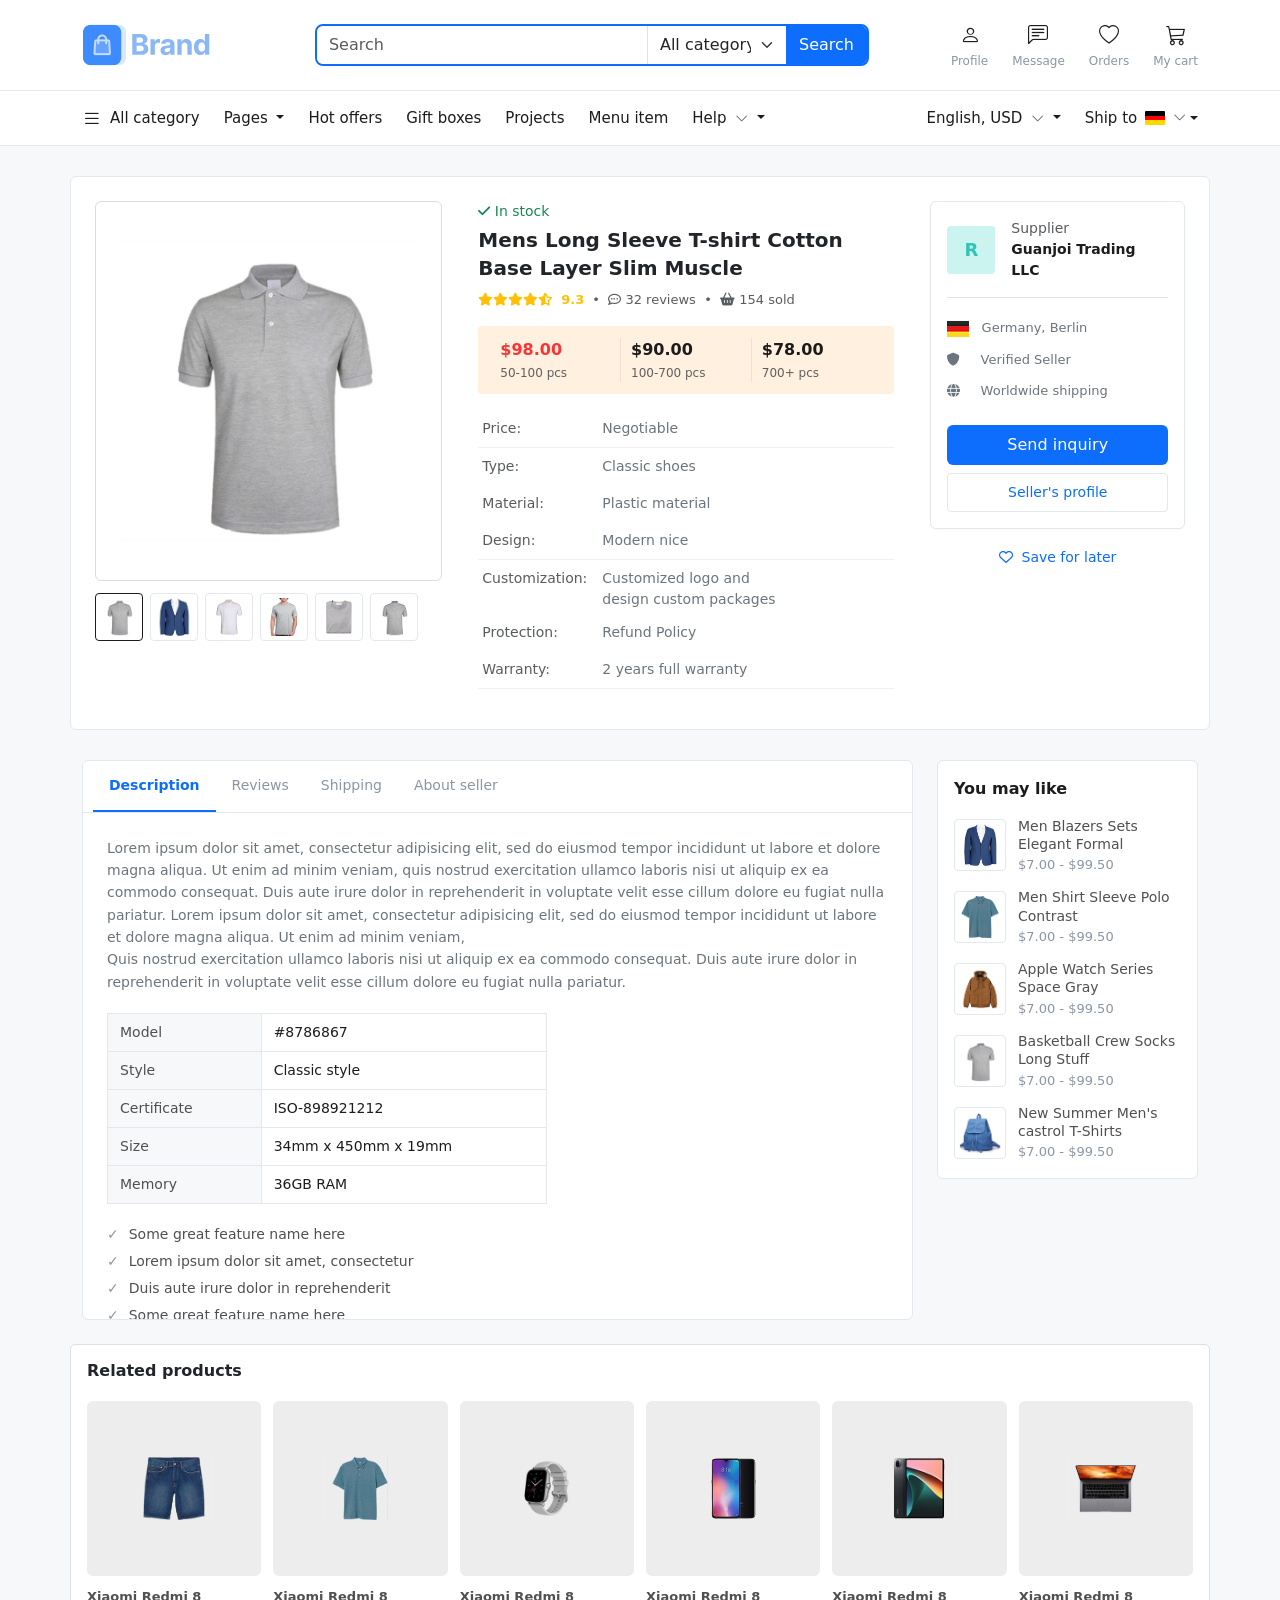
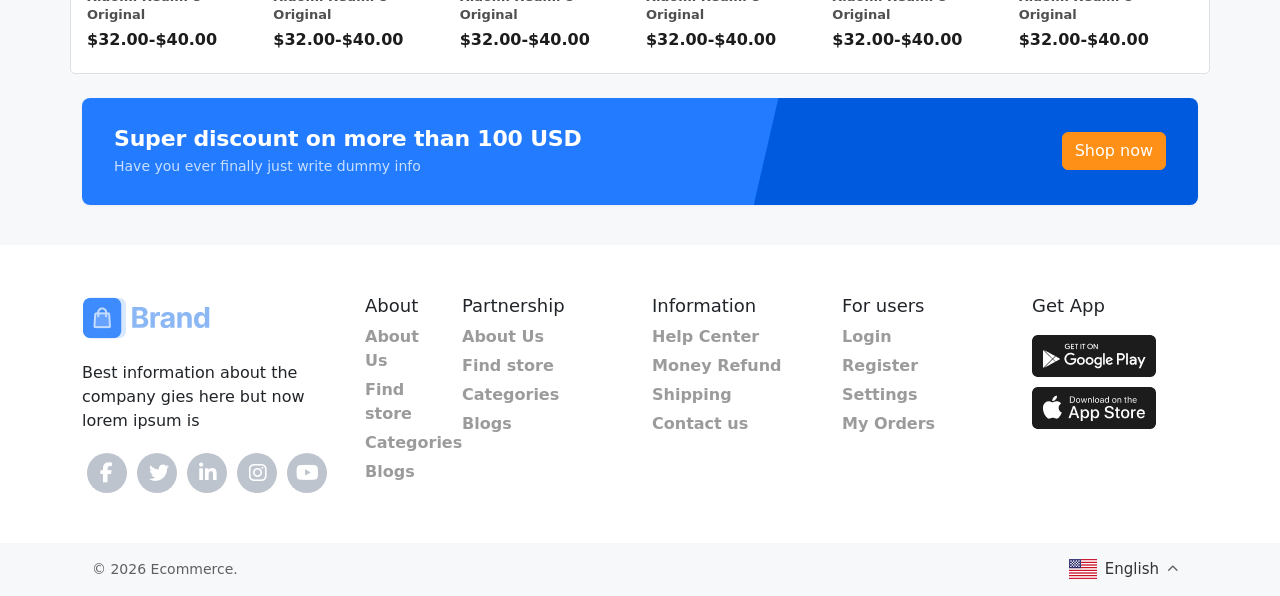
<file: product-detail.html>
<!DOCTYPE html>
<html lang="en">

<head>
    <meta charset="UTF-8">
    <meta name="viewport" content="width=device-width, initial-scale=1.0">
    <title>Details</title>
    <link rel="stylesheet" href="css/style.css">
    <link rel="stylesheet" href="css/detai.css">
    <link rel="stylesheet" href="css/list.css">
    <link rel="stylesheet" href="css/cart.css">
    <!-- Bootstrap 5 CSS -->
    <link rel="stylesheet" href="css/cdnbootstrap.css">
    <link href="https://cdn.jsdelivr.net/npm/bootstrap-icons@1.11.1/font/bootstrap-icons.css" rel="stylesheet">
    <script src="js/cdnbootstrap.js"></script>
    <!--font awsom-->

    <link rel="stylesheet" href="https://cdnjs.cloudflare.com/ajax/libs/font-awesome/6.4.0/css/all.min.css">
</head>

<body style="background-color:#f7f8fa;;">

    <!-- MAIN HEADER CONTAINER -->
    <header class="main-header">
        <div class="container">

            <!-- DESKTOP TOP ROW & MOBILE TOP ROW -->
            <div class="row align-items-center justify-content-between g-2">

                <!-- Left Identity Block: Hamburger Toggle (Mobile Only) & Brand Title -->
                <div class="col-auto d-flex align-items-center gap-2">
                    <!-- Mobile Hamburger Menu Toggle -->
                    

                    <a href="index.html" class="brand-logo d-none d-lg-block">
                        <!-- Custom Vector/Icon Mimicking Image Logo -->
                        <img src="images/brand/logo-colored.png" alt="logo">
                    </a>
                    <a href="list.html" class="brand-logo d-block d-lg-none" style="text-decoration: none; color: #1c1c1c; font-size: 20px; font-weight: 700;">
                        <i class="fa-solid fa-arrow-left pe-3"></i> Products Details
                    </a>
                </div>

                <!-- Center Block: Desktop Blue Search bar component (Hidden on Mobile) -->
                <div class="col-12 col-md-5 col-lg-6 d-none d-md-block">
                    <div class="input-group search-group">
                        <input type="text" class="form-control search-input" placeholder="Search" aria-label="Search">
                        <select class="form-select category-select">
                            <option selected>All category</option>
                            <option value="1">Gadgets</option>
                            <option value="2">Clothes</option>
                            <option value="3">Accessories</option>
                        </select>
                        <button class="btn btn-primary search-btn" type="button">Search</button>
                    </div>
                </div>

                <!-- Right Block: Desktop Actions Panel vs Mobile Utility Row Layout -->
                <div class="col-auto">
                    <!-- Desktop Actions Set (Hidden on Mobile) -->
                    <div class="d-none d-md-flex align-items-center gap-4">
                        <a href="#" class="user-action-item">
                            <i class="bi bi-person"></i>
                            <span>Profile</span>
                        </a>
                        <a href="#" class="user-action-item">
                            <i class="bi bi-chat-left-text"></i>
                            <span>Message</span>
                        </a>
                        <a href="#" class="user-action-item">
                            <i class="bi bi-heart"></i>
                            <span>Orders</span>
                        </a>
                        <a href="cart.html" class="user-action-item">
                            <i class="bi bi-cart3"></i>
                            <span>My cart</span>
                        </a>
                    </div>

                    <!-- Mobile Navigation Icons (Displayed precisely as in image_058346.png) -->
                    <div class="d-flex d-md-none align-items-center gap-3">
                        <a href="cart.html" class="text-dark fs-4"><i class="bi bi-cart3"></i></a>
                        <a href="#" class="text-dark fs-4"><i class="bi bi-person"></i></a>
                    </div>
                </div>

            </div> <!-- /End Top Row -->

            <!-- MOBILE SEARCH & CHIPS BAR (Only visible on Mobile viewports) -->
            <div class="row mt-2 d-md-none">
                <div class="col-12">
                    <!-- Mobile Search Bar input box matching image_058346.png -->
                    <div class="mobile-search-container">
                        <i class="bi bi-search"></i>
                        <input type="text" class="form-control mobile-search-input" placeholder="Search">
                    </div>
                </div>
            </div>

            <div class="d-block d-lg-none d-md-none">
                <div class="category-container" id="categories">

                    <div class="category active">All category</div>
                    <div class="category">Gadgets</div>
                    <div class="category">Clothes</div>
                    <div class="category">Accessories</div>
                    <div class="category">Shoes</div>
                    <div class="category">Books</div>
                    <div class="category">Sports</div>

                </div>
            </div>

        </div>
    </header>

    <!-- DESKTOP SUB INTERACTION NAVBAR (Hidden completely on mobile viewports) -->
    <nav class="sub-navbar d-none d-md-block">
        <div class="container">
            <div class="d-flex justify-content-between align-items-center">

                <!-- Left Nav Links Section with working Bootstrap Dropdowns -->
                <div class="d-flex align-items-center gap-4">
                    <a href="#" class="sub-nav-link d-flex align-items-center gap-2">
                        <i class="bi bi-list fs-5"></i> All category
                    </a>
                    <div class="dropdown">
                        <button class="sub-nav-link dropdown-toggle" type="button" id="helpDropdown"
                            data-bs-toggle="dropdown" aria-expanded="false">
                            Pages
                        </button>
                        <ul class="dropdown-menu shadow-sm mt-2" aria-labelledby="helpDropdown">
                            <li><a class="dropdown-item" href="list.html">All Products</a></li>
                            <li><a class="dropdown-item" href="product-detail.html">Product Detail</a></li>
                            <li><a class="dropdown-item" href="cart.html">Cart</a></li>
                        </ul>
                    </div>
                    <a href="#" class="sub-nav-link">Hot offers</a>
                    <a href="#" class="sub-nav-link">Gift boxes</a>
                    <a href="#" class="sub-nav-link">Projects</a>
                    <a href="#" class="sub-nav-link">Menu item</a>

                    <!-- Fixed Interactive Help Dropdown Menu -->
                    <div class="dropdown">
                        <button class="sub-nav-link dropdown-toggle" type="button" id="helpDropdown"
                            data-bs-toggle="dropdown" aria-expanded="false">
                            Help <i class="bi bi-chevron-down small ms-1 text-muted"></i>
                        </button>
                        <ul class="dropdown-menu shadow-sm mt-2" aria-labelledby="helpDropdown">
                            <li><a class="dropdown-item" href="#">FAQ Support</a></li>
                            <li><a class="dropdown-item" href="#">Contact Center</a></li>
                            <li><a class="dropdown-item" href="#">Open Dispute</a></li>
                        </ul>
                    </div>
                </div>

                <!-- Right Localization Settings Dropdowns Section -->
                <div class="d-flex align-items-center gap-4">
                    <!-- Fixed Currency/Language Dropdown Menu -->
                    <div class="dropdown">
                        <button class="sub-nav-link dropdown-toggle" type="button" id="langDropdown"
                            data-bs-toggle="dropdown" aria-expanded="false">
                            English, USD <i class="bi bi-chevron-down small ms-1 text-muted"></i>
                        </button>
                        <ul class="dropdown-menu dropdown-menu-end shadow-sm mt-2" aria-labelledby="langDropdown">
                            <li><a class="dropdown-item" href="#">English, USD</a></li>
                            <li><a class="dropdown-item" href="#">Deutsch, EUR</a></li>
                            <li><a class="dropdown-item" href="#">Español, EUR</a></li>
                        </ul>
                    </div>

                    <!-- Fixed Shipping Region Destination Dropdown Menu -->
                    <div class="dropdown">
                        <button class="sub-nav-link dropdown-toggle d-flex align-items-center" type="button"
                            id="shipDropdown" data-bs-toggle="dropdown" aria-expanded="false">
                            Ship to <span class="flag-icon ms-2"></span> <i
                                class="bi bi-chevron-down small ms-1 text-muted"></i>
                        </button>
                        <ul class="dropdown-menu dropdown-menu-end shadow-sm mt-2" aria-labelledby="shipDropdown">
                            <li><a class="dropdown-item" href="#"><span class="flag-icon me-2"></span> Germany (DE)</a>
                            </li>
                            <li><a class="dropdown-item" href="#">United States (US)</a></li>
                            <li><a class="dropdown-item" href="#">United Kingdom (UK)</a></li>
                        </ul>
                    </div>
                </div>


            </div>


        </div>
    </nav>

    <!-- MOBILE NAVIGATION SIDEBAR OFFCANVAS (Triggered via mobile hamburger click) -->
    <div class="offcanvas offcanvas-start" tabindex="-1" id="mobileNavOffcanvas"
        aria-labelledby="mobileNavOffcanvasLabel">
        <div class="offcanvas-header border-bottom">
            <h5 class="offcanvas-title text-primary fw-bold" id="mobileNavOffcanvasLabel">Navigation Menu</h5>
            <button type="button" class="btn-close" data-bs-dismiss="offcanvas" aria-label="Close"></button>
        </div>
        <div class="offcanvas-body p-0">
            <div class="list-group list-group-flush">
                <a href="#" class="list-group-item list-group-item-action py-3"><i class="bi bi-list me-3"></i>All
                    category</a>
                <a href="#" class="list-group-item list-group-item-action py-3"><i class="bi bi-percent me-3"></i>Hot
                    offers</a>
                <a href="#" class="list-group-item list-group-item-action py-3"><i class="bi bi-box-seam me-3"></i>Gift
                    boxes</a>
                <a href="#" class="list-group-item list-group-item-action py-3"><i
                        class="bi bi-folder me-3"></i>Projects</a>
                <a href="#" class="list-group-item list-group-item-action py-3"><i
                        class="bi bi-link-45deg me-3"></i>Menu item</a>
                <a href="#" class="list-group-item list-group-item-action py-3"><i
                        class="bi bi-question-circle me-3"></i>Help Center</a>
                <div class="dropdown">
                    <button class="sub-nav-link dropdown-toggle" type="button" id="helpDropdown"
                        data-bs-toggle="dropdown" aria-expanded="false">
                        <i class="bi bi-list fs-5"></i> Pages
                    </button>
                    <ul class="dropdown-menu shadow-sm mt-2" aria-labelledby="helpDropdown">
                        <li><a class="dropdown-item" href="list.html">All Products</a></li>
                        <li><a class="dropdown-item" href="product-detail.html">Product Detail</a></li>
                        <li><a class="dropdown-item" href="cart.html">Cart</a></li>
                    </ul>
                </div>
            </div>
        </div>

    </div>



    <!-- product detail -->

    <div class="mobile-view-container">
        <!-- Main Feature Frame with Navigation Arrows Layer -->
        <div class="mobile-img-display-frame">
            <img id="mobile-main-img" src="images/cloths/image 34.png" alt="Product Image">

            <!-- Exact overlay navigator pill box from picture -->
            <div class="mobile-nav-pill">
                <span onclick="triggerMobileSwipe(-1)"><i class="fa-solid fa-arrow-left"></i></span>
                <span onclick="triggerMobileSwipe(1)"><i class="fa-solid fa-arrow-right"></i></span>
            </div>
        </div>

        <!-- Details Info Module -->
        <div class="mobile-content-box">
            <div class="d-flex align-items-center gap-1 mb-2">
                <div class="text-warning small">
                    <i class="fas fa-star"></i><i class="fas fa-star"></i><i class="fas fa-star"></i><i
                        class="fas fa-star"></i><i class="far fa-star text-muted"></i>
                </div>
                <div class="text-muted-custom ms-2">&bull; &nbsp;<i class="fa-regular fa-comment-dots"></i> 32 reviews
                    &nbsp;&bull;&nbsp; <i class="fa-solid fa-basket-shopping"></i> 154 sold</div>
            </div>

            <h5 class="fw-bold mb-1" style="font-size: 16px;">Product name goes here</h5>
            <div class="mb-3">
                <span class="price-highlight">$129.95</span>
                <span class="text-muted-custom" style="font-size: 12px;">(50-100 pcs)</span>
            </div>

            <!-- CTA Actions Wrapper -->
            <div class="d-flex gap-2 mb-4">
                <button class="butn-custom-blue flex-grow-1 py-2">Send inquiry</button>
                <button class="btn btn-outline-primary"
                    style="border-color: #e3e8ee; color: #0d6efd; padding: 0 14px;"><i
                        class="fa-regular fa-heart"></i></button>
            </div>

            <!-- Parameters Table Rows -->
            <div class="specification-table-row">
                <div class="spec-label">Condition</div>
                <div class="spec-val">Brand new</div>
            </div>
            <div class="specification-table-row">
                <div class="spec-label">Material</div>
                <div class="spec-val">Plastic</div>
            </div>
            <div class="specification-table-row">
                <div class="spec-label">Category</div>
                <div class="spec-val">Electronics, gadgets</div>
            </div>
            <div class="specification-table-row">
                <div class="spec-label">Item num</div>
                <div class="spec-val">23421</div>
            </div>

            <p class="text-secondary small mt-3 mb-1" style="line-height: 1.5;">
                Info about edu item is an ideal companion for anyone engaged in learning. The drone provides precise and
                ...
            </p>
            <a href="#" class="text-decoration-none small fw-medium text-primary">Read more</a>

            <!-- Embedded Footer Supplier Hub -->
            <div class="supplier-card-mobile d-flex align-items-center justify-content-between my-4">
                <div class="d-flex align-items-center gap-3">
                    <div
                        style="width:40px; height:40px; background:#cbf3f0; color:#2ec4b6; font-weight:700; display:flex; align-items:center; justify-content:center; border-radius:4px;">
                        R</div>
                    <div>
                        <div class="small fw-semibold text-secondary">Supplier</div>
                        <div class="small fw-bold">Guanjoi Trading LLC</div>
                    </div>
                </div>
                <i class="fa-solid fa-chevron-right text-muted"></i>
            </div>

            <div class="d-flex gap-3 justify-content-between mt-3 px-1 text-muted-custom text-center"
                style="font-size: 12px;">
                <span><img src="images/flags/DE@2x.png" class="me-1"> Germany</span>
                <span><i class="fa-solid fa-shield"></i> Verified</span>
                <span><i class="fa-solid fa-globe"></i> Shipping</span>
            </div>
        </div>
    </div>


    <!-- ==========================================================================
       B. DESKTOP SCREEN ENGINE DOM ELEMENT
       ========================================================================== -->
    <div class="desktop-view-container">
        <div class="row g-4">

            <!-- Left Grid: Media Canvas Engine Section -->
            <div class="col-md-4">
                <div class="desktop-main-image-panel">
                    <img id="desktop-large-view" src="images/cloths/image 34.png" alt="Large Product View"
                        height="300px">
                </div>

                <!-- Micro Image Thumbnails Switch Row Track -->
                <div class="desktop-thumb-row">
                    <div class="desktop-thumb-box active-thumb"
                        onclick="swapDesktopImage(this, 'images/cloths/image 34.png')">
                        <img src="images/cloths/image 34.png">
                    </div>
                    <div class="desktop-thumb-box" onclick="swapDesktopImage(this, 'images/cloths/image 30.png')">
                        <img src="images/cloths/image 30.png">
                    </div>
                    <div class=" desktop-thumb-box" onclick="swapDesktopImage(this, 'images/cloths/image 35.png')">
                        <img src="images/cloths/image 35.png">
                    </div>
                    <div class="desktop-thumb-box" onclick="swapDesktopImage(this, 'images/cloths/image 36.png')">
                        <img src="images/cloths/image 36.png">
                    </div>
                    <div class="desktop-thumb-box" onclick="swapDesktopImage(this, 'images/cloths/image 37.png')">
                        <img src="images/cloths/image 37.png">
                    </div>
                    <div class="desktop-thumb-box" onclick="swapDesktopImage(this, 'images/cloths/image 39.png')">
                        <img src="images/cloths/image 39.png">
                    </div>
                </div>
            </div>

            <!-- Middle Grid: Text Information & Specification Layout -->
            <div class="col-md-5 px-md-4">
                <div class="text-success small fw-medium mb-1"><i class="fa-solid fa-check"></i> In stock</div>
                <h4 class="fw-bold text-dark mb-2" style="font-size: 20px; line-height: 1.4;">Mens Long Sleeve T-shirt
                    Cotton Base Layer Slim Muscle</h4>

                <div class="d-flex align-items-center gap-2 mb-3" style="font-size: 13px;">
                    <span class="text-warning"><i class="fas fa-star"></i><i class="fas fa-star"></i><i
                            class="fas fa-star"></i><i class="fas fa-star"></i><i
                            class="fas fa-star-half-alt"></i></span>
                    <span class="text-warning fw-bold">9.3</span>
                    <span class="text-muted">&bull;&nbsp; <i class="fa-regular fa-comment-dots"></i> 32 reviews
                        &nbsp;&bull;&nbsp; <i class="fa-solid fa-basket-shopping"></i> 154 sold</span>
                </div>

                <!-- Wholesale Cost Price Tiers Component Matrix -->
                <div class="tier-pricing-grid">
                    <div class="tier-column">
                        <div class="tier-price" style="color:#fa3434 ;">$98.00</div>
                        <div class="tier-qty">50-100 pcs</div>
                    </div>
                    <div class="tier-column">
                        <div class="tier-price">$90.00</div>
                        <div class="tier-qty">100-700 pcs</div>
                    </div>
                    <div class="tier-column">
                        <div class="tier-price">$78.00</div>
                        <div class="tier-qty">700+ pcs</div>
                    </div>
                </div>

                <!-- Structured Param Descriptive Matrix -->
                <table class="table table-borderless table-sm mt-3" style="font-size: 14px;">
                    <tr>
                        <td class="text-muted py-2" style="width:120px;">Price:</td>
                        <td class="text-secondary py-2">Negotiable</td>
                    </tr>
                    <tr class="border-top" style="border-color: #f0f0f0 !important;">
                        <td class="text-muted py-2">Type:</td>
                        <td class="text-secondary py-2">Classic shoes</td>
                    </tr>
                    <tr>
                        <td class="text-muted py-2">Material:</td>
                        <td class="text-secondary py-2">Plastic material</td>
                    </tr>
                    <tr>
                        <td class="text-muted py-2">Design:</td>
                        <td class="text-secondary py-2">Modern nice</td>
                    </tr>
                    <tr class="border-top" style="border-color: #f0f0f0 !important;">
                        <td class="text-muted pt-2">Customization:</td>
                        <td class="text-secondary pt-2">Customized logo and <br> design custom packages</td>
                    </tr>
                    <tr>
                        <td class="text-muted py-2">Protection:</td>
                        <td class="text-secondary py-2">Refund Policy</td>
                    </tr>
                    <tr class="border-bottom" style="border-color: #f0f0f0 !important;">
                        <td class="text-muted py-2">Warranty:</td>
                        <td class="text-secondary py-2">2 years full warranty</td>
                    </tr>
                </table>
            </div>

            <!-- Right Grid: Supplier Dashboard Control Card Panel -->
            <div class="col-md-3">
                <div class="desktop-supplier-panel">
                    <div class="d-flex align-items-center gap-3 mb-3">
                        <div
                            style="width:48px; height:48px; background:#cbf3f0; color:#2ec4b6; font-weight:700; display:flex; align-items:center; justify-content:center; border-radius:4px; font-size:18px;">
                            R</div>
                        <div>
                            <div class="text-muted small">Supplier</div>
                            <div class="fw-bold small" style="color: #1c1c1c;">Guanjoi Trading LLC</div>
                        </div>
                    </div>

                    <div class="text-secondary small d-flex flex-column gap-2 border-top pt-3" style="font-size: 13px;">
                        <div class="mt-1"><img src="images/flags/DE@2x.png" class="me-2"> Germany, Berlin</div>
                        <div class="mt-1"><i class="fa-solid fa-shield me-3"></i> Verified Seller</div>
                        <div class="mt-1"><i class="fa-solid fa-globe me-3"></i> Worldwide shipping</div>
                    </div>

                    <div class="d-flex flex-column gap-2 mt-4">
                        <button class="butn butn-custom-blue w-100 py-2 btn-sm">Send inquiry</button>
                        <button class="btn btn-outline-primary w-100 py-2 btn-sm"
                            style="border-color: #e3e8ee; color:#0d6efd;">Seller's profile</button>
                    </div>
                </div>

                <div class="text-center mt-3">
                    <a href="#" class="text-decoration-none small text-primary fw-medium"><i
                            class="fa-regular fa-heart me-1"></i> Save for later</a>
                </div>
            </div>

        </div>
    </div>


    <div class="container d-none d-lg-block">
        <div class="row g-4">

            <div class="col-lg-9 col-md-8">
                <div class="cuustom-tabs-card">

                    <div class="custom-tabs-header">
                        <div class="tab-trigger-link active-tab-state"
                            onclick="switchLayoutTab(this, 'tab-description')">Description</div>
                        <div class="tab-trigger-link" onclick="switchLayoutTab(this, 'tab-reviews')">Reviews</div>
                        <div class="tab-trigger-link" onclick="switchLayoutTab(this, 'tab-shipping')">Shipping</div>
                        <div class="tab-trigger-link" onclick="switchLayoutTab(this, 'tab-seller')">About seller</div>
                    </div>

                    <div class="tabs-dynamic-viewport">

                        <div id="tab-description" class="tab-content-panel">
                            <p class="text-secondary small mb-3" style="line-height: 1.6; font-size: 14px;">
                                Lorem ipsum dolor sit amet, consectetur adipisicing elit, sed do eiusmod tempor
                                incididunt ut labore et dolore magna aliqua. Ut enim ad minim veniam, quis nostrud
                                exercitation ullamco laboris nisi ut aliquip ex ea commodo consequat. Duis aute irure
                                dolor in reprehenderit in voluptate velit esse cillum dolore eu fugiat nulla pariatur.
                                Lorem ipsum dolor sit amet, consectetur adipisicing elit, sed do eiusmod tempor
                                incididunt ut labore et dolore magna aliqua. Ut enim ad minim veniam, <br>
                                Quis nostrud exercitation ullamco laboris nisi ut aliquip ex ea commodo consequat. Duis
                                aute irure dolor in reprehenderit in voluptate velit esse cillum dolore eu fugiat nulla
                                pariatur.
                            </p>

                            <table class="specs-grid-table">
                                <tr>
                                    <td class="label-col">Model</td>
                                    <td class="value-col">#8786867</td>
                                </tr>
                                <tr>
                                    <td class="label-col">Style</td>
                                    <td class="value-col">Classic style</td>
                                </tr>
                                <tr>
                                    <td class="label-col">Certificate</td>
                                    <td class="value-col">ISO-898921212</td>
                                </tr>
                                <tr>
                                    <td class="label-col">Size</td>
                                    <td class="value-col">34mm x 450mm x 19mm</td>
                                </tr>
                                <tr>
                                    <td class="label-col">Memory</td>
                                    <td class="value-col">36GB RAM</td>
                                </tr>
                            </table>

                            <ul class="bullet-feature-list">
                                <li>Some great feature name here</li>
                                <li>Lorem ipsum dolor sit amet, consectetur</li>
                                <li>Duis aute irure dolor in reprehenderit</li>
                                <li>Some great feature name here</li>
                            </ul>
                        </div>

                        <div id="tab-reviews" class="tab-content-panel d-none">
                            <h6 class="fw-bold mb-2">Customer Reviews (32)</h6>
                            <p class="text-secondary small">Tabs toggle karne par bhi outer box ka size bilkul unique
                                aur static rahega, automatically shift nahi hoga.</p>
                        </div>

                        <div id="tab-shipping" class="tab-content-panel d-none">
                            <h6 class="fw-bold mb-2">Shipping Information</h6>
                            <p class="text-secondary small">Worldwide standard delivery logistics and custom handling
                                processing rules content placeholder track.</p>
                        </div>

                        <div id="tab-seller" class="tab-content-panel d-none">
                            <h6 class="fw-bold mb-2">About Guanjoi Trading LLC</h6>
                            <p class="text-secondary small">Verified premium seller network connection portfolio metrics
                                details record window overview panel.</p>
                        </div>

                    </div>
                </div>
            </div>

            <div class="col-lg-3 col-md-4">
                <div class="sidebar-reco-card">
                    <div class="sidebar-main-title">You may like</div>

                    <div class="reco-item-row">
                        <div class="reco-thumb-frame">
                            <img src="images/cloths/image 30.png" alt="Blazer">
                        </div>
                        <div class="reco-info-text">
                            <span class="reco-product-name">Men Blazers Sets Elegant Formal</span>
                            <span class="reco-price-range">$7.00 - $99.50</span>
                        </div>
                    </div>

                    <div class="reco-item-row">
                        <div class="reco-thumb-frame">
                            <img src="images/cloths/Bitmap.png" alt="Polo">
                        </div>
                        <div class="reco-info-text">
                            <span class="reco-product-name">Men Shirt Sleeve Polo Contrast</span>
                            <span class="reco-price-range">$7.00 - $99.50</span>
                        </div>
                    </div>

                    <div class="reco-item-row">
                        <div class="reco-thumb-frame">
                            <img src="images/cloths/2 1.png" alt="Smartwatch">
                        </div>
                        <div class="reco-info-text">
                            <span class="reco-product-name">Apple Watch Series Space Gray</span>
                            <span class="reco-price-range">$7.00 - $99.50</span>
                        </div>
                    </div>

                    <div class="reco-item-row">
                        <div class="reco-thumb-frame">
                            <img src="images/cloths/image 34.png" alt="Socks">
                        </div>
                        <div class="reco-info-text">
                            <span class="reco-product-name">Basketball Crew Socks Long Stuff</span>
                            <span class="reco-price-range">$7.00 - $99.50</span>
                        </div>
                    </div>

                    <div class="reco-item-row">
                        <div class="reco-thumb-frame">
                            <img src="images/cloths/image 26.png" alt="Backpack">
                        </div>
                        <div class="reco-info-text">
                            <span class="reco-product-name">New Summer Men's castrol T-Shirts</span>
                            <span class="reco-price-range">$7.00 - $99.50</span>
                        </div>
                    </div>

                </div>
            </div>

        </div>
    </div>

    <!-- UNIQUE SCROLLED PORTION - AUTOMATICALLY HIDDEN ON DESKTOP -->
    <div class="mob-exclusive-ysl-section">

        <!-- Heading from image_871a49.png -->
        <div class="mob-exclusive-ysl-heading">You may also like</div>

        <!-- Left to Right Swipe Track Container -->
        <div class="mob-exclusive-ysl-swipe-track">

            <!-- Product Card 1 -->
            <div class="mob-exclusive-ysl-card">
                <a href="">
                    <div class="mob-exclusive-ysl-img-box">
                        <img src="images/cloths/2 1.png" alt="Backpack">
                    </div>
                    <div class="mob-exclusive-ysl-price">$10.30</div>
                    <div class="mob-exclusive-ysl-details">Solid Backpack blue jeans large size</div>
                </a>
            </div>

            <!-- Product Card 2 -->
            <div class="mob-exclusive-ysl-card">
                <a href="">
                    <div class="mob-exclusive-ysl-img-box">
                        <img src="images/cloths/Bitmap (2).png" alt="Smartwatch">
                    </div>
                    <div class="mob-exclusive-ysl-price">$10.30</div>
                    <div class="mob-exclusive-ysl-details">T-shirts with multiple colors, for men</div>
                </a>
            </div>

            <!-- Product Card 3 -->
            <div class="mob-exclusive-ysl-card">
                <a href="">
                    <div class="mob-exclusive-ysl-img-box">
                        <img src="images/cloths/Bitmap.png" alt="Red Shoes">
                    </div>
                    <div class="mob-exclusive-ysl-price">$10.30</div>
                    <div class="mob-exclusive-ysl-details">Sport athletic running shoes neon crimson</div>
                </a>
            </div>

            <!-- Product Card 4 -->
            <div class="mob-exclusive-ysl-card">
                <a href="">
                    <div class="mob-exclusive-ysl-img-box">
                        <img src="images/cloths/image 24.png" alt="White Gadget">
                    </div>
                    <div class="mob-exclusive-ysl-price">$14.50</div>
                    <div class="mob-exclusive-ysl-details">Minimalist premium white smart watch device</div>
                </a>
            </div>

            <!-- Product Card 5 -->
            <div class="mob-exclusive-ysl-card">
                <a href="">
                    <div class="mob-exclusive-ysl-img-box">
                        <img src="images/cloths/image 26.png" alt="Headphones">
                    </div>
                    <div class="mob-exclusive-ysl-price">$18.99</div>
                    <div class="mob-exclusive-ysl-details">Classic deep bass studio wire headphones</div>
                </a>
            </div>

            <!-- Product Card 6 -->
            <div class="mob-exclusive-ysl-card">
                <a href="">
                    <div class="mob-exclusive-ysl-img-box">
                        <img src="images/cloths/image 30.png" alt="Tshirt Pack">
                    </div>
                    <div class="mob-exclusive-ysl-price">$12.40</div>
                    <div class="mob-exclusive-ysl-details">Premium organic summer cotton tee pack</div>
                </a>
            </div>

            <!-- Product Card 7 -->
            <div class="mob-exclusive-ysl-card">
                <a href="">
                    <div class="mob-exclusive-ysl-img-box">
                        <img src="images/interior/1.png" alt="Sunglasses">
                    </div>
                    <div class="mob-exclusive-ysl-price">$09.99</div>
                    <div class="mob-exclusive-ysl-details">Dark aviator stylish fashion sunglasses</div>
                </a>
            </div>

        </div>
    </div>


    <div class="container my-4 p-3 d-none d-lg-block"
        style="background-color: #ffffff; border: 1px solid #e0e0e0; border-radius: 5px;">
        <h2 class="section-title">Related products</h2>

        <div class="products-grid">

            <div class="product-card">
                <a href="product-detail.html">
                    <div class="image-wrapper">
                        <img src="images/cloths/Bitmap (2).png" alt="Wallet" class="product-img">
                    </div>
                    <div class="product-title">Xiaomi Redmi 8 Original</div>
                    <div class="product-price">$32.00-$40.00</div>
                </a>
            </div>

            <div class="product-card">
                <a href="product-detail.html">
                    <div class="image-wrapper">
                        <img src="images/cloths/Bitmap.png" alt="Smart Watch" class="product-img">
                    </div>
                    <div class="product-title">Xiaomi Redmi 8 Original</div>
                    <div class="product-price">$32.00-$40.00</div>
                </a>
            </div>

            <div class="product-card">
                <a href="product-detail.html">
                    <div class="image-wrapper">
                        <img src="images/tech/8-removebg-preview.png" alt="Headphones" class="product-img">
                    </div>
                    <div class="product-title">Xiaomi Redmi 8 Original</div>
                    <div class="product-price">$32.00-$40.00</div>
                </a>
            </div>

            <div class="product-card">
                <a href="product-detail.html">
                    <div class="image-wrapper">
                        <img src="images/tech/image_23-removebg-preview.png" alt="Shorts" class="product-img">
                    </div>
                    <div class="product-title">Xiaomi Redmi 8 Original</div>
                    <div class="product-price">$32.00-$40.00</div>
                </a>
            </div>

            <div class="product-card">
                <a href="product-detail.html">
                    <div class="image-wrapper">
                        <img src="images/tech/image_32-removebg-preview.png" alt="Kettle" class="product-img">
                    </div>
                    <div class="product-title">Xiaomi Redmi 8 Original</div>
                    <div class="product-price">$32.00-$40.00</div>
                </a>
            </div>

            <div class="product-card">
                <a href="product-detail.html">
                    <div class="image-wrapper">
                        <img src="images/tech/image_34-removebg-preview.png" alt="Organizer" class="product-img"
                            height="200px">
                    </div>
                    <div class="product-title">Xiaomi Redmi 8 Original</div>
                    <div class="product-price">$32.00-$40.00</div>
                </a>
            </div>

        </div>
    </div>

    <div class="container my-4">
        <!-- Main Track Block Layout Engine -->
        <div class="promo-banner d-flex flex-column flex-md-row align-items-md-center justify-content-between gap-3">

            <!-- Text Details Block Partition -->
            <div>
                <h2 class="banner-title">Super discount on more than 100 USD</h2>
                <p class="banner-subtitle">Have you ever finally just write dummy info</p>
            </div>

            <!-- Action Element Trigger Partition -->
            <div>
                <button class="btn btn-warning btn-shop-now">Shop now</button>
            </div>

        </div>
    </div>



    <!-- footer -->

    <div class="bg-color" style="background-color: #ffffff; margin-top: 40px;">
        <div class="container">
            <div class="row">
                <div class="col-lg-3 col-md-6 footeerr">

                    <div class="brnd">
                        <img src="images/brand/logo-colored.png" alt="logo">
                        <p>Best information about the company gies here but now lorem ipsum is</p>
                        <div class="media">
                            <div class="media-icone">
                                <i class="fa-brands fa-facebook-f"></i>
                            </div>

                            <div class="media-icone" style="padding: 5px 12px;">
                                <i class="fa-brands fa-twitter"></i>
                            </div>

                            <div class="media-icone" style="padding: 5px 12px;">
                                <i class="fa-brands fa-linkedin-in"></i>
                            </div>

                            <div class="media-icone" style="padding: 5px 12px;">
                                <i class="fa-brands fa-instagram"></i>
                            </div>

                            <div class="media-icone" style="padding: 5px 9px;">
                                <i class="fa-brands fa-youtube"></i>
                            </div>
                        </div>
                    </div>
                </div>

                <div class="col-lg-1 footeerr" style="padding-left: 10px;">
                    <div class="foot-about">
                        <h3>About</h3>
                        <p>About Us</p>
                        <p>Find store</p>
                        <p>Categories</p>
                        <p>Blogs</p>
                    </div>
                </div>

                <div class="col-lg-2 footeerr footeerr-sp">
                    <div class="foot-about">
                        <h3>Partnership</h3>
                        <p>About Us</p>
                        <p>Find store</p>
                        <p>Categories</p>
                        <p>Blogs</p>
                    </div>
                </div>

                <div class="col-lg-2 footeerr">
                    <div class="foot-about">
                        <h3>Information</h3>
                        <p>Help Center</p>
                        <p>Money Refund</p>
                        <p>Shipping</p>
                        <p>Contact us</p>
                    </div>
                </div>

                <div class="col-lg-2 footeerr">
                    <div class="foot-about">
                        <h3>For users</h3>
                        <p>Login</p>
                        <p>Register</p>
                        <p>Settings</p>
                        <p>My Orders</p>
                    </div>
                </div>

                <div class="col-lg-2 footeerr">
                    <div class="foot-about">
                        <h3>Get App</h3>
                        <img src="images/app/Group.png" alt="img">
                        <img src="images/app/market-button.png" alt="img">

                    </div>
                </div>

            </div>
        </div>
    </div>

    <div class="container">
        <div class="footer-bottom-content">
            <!-- Left Side: Copyright Text -->
            <div class="copyright-text">
                &copy; 2026 Ecommerce.
            </div>

            <!-- Right Side: Country/Language Dropdown Menu -->
            <div class="dropdown language-dropdown">
                <button class="dropdown-toggle" type="button" id="footerLangDropdown" data-bs-toggle="dropdown"
                    aria-expanded="false">
                    <img src="images/flags/US@2x.png" alt="us"> English <i
                        class="fa-solid fa-chevron-up arrow-icon"></i>
                </button>
                <ul class="dropdown-menu dropdown-menu-end" aria-labelledby="footerLangDropdown">
                    <li>
                        <a class="dropdown-item active" href="#">
                            <img src="images/flags/AE@2x.png" alt="us"> Arabic
                        </a>
                    </li>
                    <li>
                        <a class="dropdown-item active" href="#">
                            <img src="images/flags/CN@2x.png" alt="us"> Chines
                        </a>
                    </li>
                    <li>
                        <a class="dropdown-item active" href="#">
                            <img src="images/flags/DK@2x.png" alt="us"> Danish
                        </a>
                    </li>
                    <li>
                        <a class="dropdown-item active" href="#">
                            <img src="images/flags/FR@2x.png" alt="us"> Franch
                        </a>
                    </li>
                    <li>
                        <a class="dropdown-item active" href="#">
                            <img src="images/flags/GB@2x.png" alt="us"> English
                        </a>
                    </li>
                    <li>
                        <a class="dropdown-item active" href="#">
                            <img src="images/flags/icon.png" alt="us"> Austrialian
                        </a>
                    </li>
                    <li>
                        <a class="dropdown-item active" href="#">
                            <img src="images/flags/IT@2x.png" alt="us"> Italian
                        </a>
                    </li>
                    <li>
                        <a class="dropdown-item active" href="#">
                            <img src="images/flags/RU@2x.png" alt="us"> Russhian
                        </a>
                    </li>
                </ul>
            </div>
        </div>
    </div>

    <script src="js/script.js"></script>
    <script src="js/detail.js"></script>
    <script src="js/pagi.js"></script>

</body>

</html>
</file>
<file: css/style.css>
html {
    overflow-x: hidden;
    max-width: 100%;
}

body {
    font-family: -apple-system, BlinkMacSystemFont, "Segoe UI", Roboto, Helvetica, Arial, sans-serif;
    overflow-x: hidden;
    max-width: 100%;
}

img {
    max-width: 100%;
    height: auto;
}

/* ==========================================================================
           DESKTOP/COMMON MASTER STYLES (image_05924a.png)
========================================================================== */
.main-header {
    background-color: #ffffff;
    padding: 20px 0;
    border-bottom: 1px solid #e3e8ee;
}


/* Unified Blue Desktop Search Bar Container */
.search-group {
    border: 2px solid #0d6efd;
    border-radius: 8px;
    overflow: hidden;
    background-color: #fff;
}

.search-input {
    border: none !important;
    padding-left: 15px;
}

.search-input:focus {
    box-shadow: none !important;
}

.category-select {
    border: none !important;
    border-left: 1px solid #dee2e6 !important;
    border-radius: 0 !important;
    max-width: 140px;
    cursor: pointer;
    color: #333;
}

.category-select:focus {
    box-shadow: none !important;
}

.search-btn {
    border-radius: 0 !important;
    padding-left: 24px;
    padding-right: 24px;
    font-weight: 500;
}

/* Desktop Text & Icon Stack Links */
.user-action-item {
    text-align: center;
    color: #8b96a5;
    text-decoration: none;
    font-size: 12px;
    transition: color 0.2s;
}

.user-action-item:hover {
    color: #0d6efd;
}

.user-action-item i {
    font-size: 20px;
    display: block;
    color: #1c1c1c;
    /* Kept sharp like image */
    margin-bottom: 2px;
}

/* Bottom Sub-Navigation Styles */
.sub-navbar {
    background-color: #ffffff;
    border-bottom: 1px solid #e3e8ee;
    padding: 12px 0;
}

.sub-nav-link {
    color: #1c1c1c;
    font-weight: 500;
    font-size: 15px;
    text-decoration: none;
    background: none;
    border: none;
    padding: 0;
}

.sub-nav-link:hover {
    color: #0d6efd;
}

/* Standard Dropdowns Tweaks */
.dropdown-toggle::after {
    display: none;
    /* Hide default arrow to use design chevrons */
}

/* Flag Icon Simulation */
.flag-icon {
    width: 20px;
    height: 14px;
    display: inline-block;
    background: linear-gradient(to bottom, #000 33.3%, #ff0000 33.3%, #ff0000 66.6%, #ffd700 66.6%);
    vertical-align: middle;
    margin-right: 4px;
    border-radius: 1px;
}

/* ==========================================================================
           MOBILE EXCLUSIVE LAYOUT STYLES (image_058346.png)
           ========================================================================== */
@media (max-width: 767.98px) {
    .main-header {
        padding: 12px 0 8px 0;
        border-bottom: none;
    }

    /* Gray inner search container for Mobile View */
    .mobile-search-container {
        position: relative;
        background-color: #f7f7f7;
        border: 1px solid #e3e8ee;
        border-radius: 6px;
        display: flex;
        align-items: center;
        padding: 2px 8px;
    }

    .mobile-search-container i {
        color: #8b96a5;
        font-size: 16px;
        margin-right: 8px;
    }

    .mobile-search-input {
        border: none !important;
        background: transparent !important;
        padding: 6px 0;
        font-size: 15px;
        color: #1c1c1c;
    }

    .mobile-search-input:focus {
        box-shadow: none !important;
        outline: none;
    }

    /* Scrollable Mobile Quick Categories Tag Bar */
    .mobile-tags-scroll {
        display: flex;
        overflow-x: auto;
        white-space: nowrap;
        padding: 8px 0 12px 0;
        gap: 6px;
        scrollbar-width: none;
        /* Hide scrollbar Firefox */
    }

    .mobile-tags-scroll::-webkit-scrollbar {
        display: none;
        /* Hide scrollbar Chrome/Safari */
    }

    .mobile-tag-btn {
        background-color: #eff2f4;
        color: #0d6efd;
        border: none;
        border-radius: 6px;
        padding: 6px 12px;
        font-size: 14px;
        text-decoration: none;
        font-weight: 400;
        display: inline-block;
    }
}

.category-container {
    display: flex;
    gap: 10px;
    overflow-x: auto;
    white-space: nowrap;
    padding: 5px;
    scrollbar-width: none;
    max-width: 100%;
    width: 100%;
    min-width: 0;
    -webkit-overflow-scrolling: touch;
}

.category-container::-webkit-scrollbar {
    display: none;
}

.category {
    padding: 5px 10px;
    border-radius: 5px;
    background: #EFF2F4;
    font-weight: 600;
    color: #4a90ff;
    cursor: pointer;
    flex-shrink: 0;
}

.category.active {
    background: #eaf2ff;
}

.category:hover {
    background: #f2f7ff;
}

.main-header .container {
    overflow-x: clip;
}

.hero-section-container,
.home-outdoor-section,
.deals-outer-card {
    max-width: 100%;
}

/* Outer frame border matching image_52fa5f.png */
.hero-section-container {
    background: #ffffff;
    border: 1px solid #e3e8ee;
    border-radius: 6px;
    padding: 16px;
}

/* ==========================================================================
   LEFT SIDEBAR VERTICAL TABS
   ========================================================================== */
.category-tabs-vertical {
    border: none !important;
    flex-direction: column;
}

.category-tabs-vertical .nav-link {
    color: #333333;
    background: none;
    border: none !important;
    border-radius: 6px !important;
    text-align: left;
    padding: 10px 14px;
    font-size: 15px;
    font-weight: 400;
    transition: all 0.15s ease-in-out;
    width: 100%;
}

/* Hover style */
.category-tabs-vertical .nav-link:hover {
    background-color: #f1f3f5;
    color: #1c1c1c;
}

/* Selected Active Category matching image mockup */
.category-tabs-vertical .nav-link.active {
    background-color: #e3f2fd !important;
    color: #1c1c1c !important;
    font-weight: 500;
}
.nav-tabs a {
    text-decoration: none;
}

/* ==========================================================================
   CENTER ACTIVE BANNER PANEL
   ========================================================================== */
.dynamic-banner-panel {
    min-height: 385px;
    padding: 36px;
    display: flex;
    flex-direction: column;
    justify-content: center;
    align-items: flex-start;
    background-size: cover;
    background-position: center right;
    background-repeat: no-repeat;
    position: relative;
}

/* Dynamic text color readable overlay protector */
.banner-text-wrapper {
    position: relative;
    z-index: 2;
    max-width: 280px;
}

.banner-title-sub {
    font-size: 22px;
    color: #1c1c1c;
    margin-bottom: 4px;
    font-weight: 400;
}

.banner-title-main {
    font-size: 30px;
    font-weight: 700;
    color: #1c1c1c;
    margin-bottom: 24px;
    line-height: 1.2;
}

.banner-btn-learn {
    background-color: #ffffff;
    color: #1c1c1c;
    font-weight: 500;
    padding: 8px 16px;
    border-radius: 6px;
    border: none;
    display: inline-block;
    box-shadow: 0px 2px 4px rgba(0, 0, 0, 0.08);
    text-decoration: none;
    transition: background-color 0.2s;
}

.banner-btn-learn:hover {
    background-color: #f8f9fa;
    color: #0d6efd;
}

@media (max-width: 480px) {
    .dynamic-banner-panel {
        min-height: 100px;
        width: 100%;
        padding: 20px;
    }

    .hero-section-container {
        padding: 0;
    }
}


/* ==========================================================================
   RIGHT SIDEBAR UTILITY WIDGETS
   ========================================================================== */
.right-widget-box {
    border-radius: 6px;
    padding: 14px;
    height: 105px;
    display: flex;
    flex-direction: column;
    justify-content: center;
}

.box-user-profile {
    background-color: #e3f2fd;
}

.box-orange-offer {
    background-color: #f3833b;
    color: #ffffff;
}

.box-teal-quote {
    background-color: #55b7c1;
    color: #ffffff;
}

.user-avatar-circle {
    width: 40px;
    height: 40px;
    background-color: #ffffff;
    border-radius: 50%;
    display: flex;
    align-items: center;
    justify-content: center;
    color: #b0bec5;
    font-size: 22px;
}

.widget-text {
    font-size: 18px;
    font-weight: 400;
    line-height: 1.3;
}

.widget-btn-blue {
    background-color: #0d6efd;
    color: #ffffff;
    border: none;
    font-size: 13px;
    padding: 5px 0;
    border-radius: 6px;
    width: 100%;
    font-weight: 500;
}

.widget-btn-white {
    background-color: #ffffff;
    color: #0d6efd;
    border: 1px solid #e3e8ee;
    font-size: 13px;
    padding: 5px 0;
    border-radius: 6px;
    width: 100%;
    font-weight: 500;
}





/* Core Layout Wrapper Reset */
.deals-outer-card {
    background-color: #ffffff;
    border: 1px solid #e3e8ee;
    border-radius: 6px;
    overflow: hidden;
}

/* ==========================================================================
   LEFT WIDGET BOX: SIDEBAR PROPERTIES (col-md-3 Alignment)
   ========================================================================== */
.deals-timer-sidebar {
    padding: 24px;
    background-color: #ffffff;
    border-right: 1px solid #e3e8ee;
}

.deals-main-title {
    font-weight: 700;
    font-size: 20px;
    color: #1c1c1c;
    margin: 0;
}

.deals-sub-title {
    color: #8b96a5;
    font-size: 14px;
    margin-top: 4px;
    margin-bottom: 0;
}

/* Counter UI Styling block */
.countdown-box {
    background-color: #606060;
    /* Slate black format matching desktop view */
    color: #ffffff;
    border-radius: 4px;
    width: 45px;
    height: 46px;
    display: flex;
    flex-direction: column;
    justify-content: center;
    align-items: center;
    line-height: 1.1;
}

.countdown-box .num {
    font-weight: 700;
    font-size: 16px;
}

.countdown-box .label {
    font-size: 10px;
    color: #dcdcdc;
}

/* ==========================================================================
   RIGHT SIDEBAR PACK: FIVE PRODUCTS BLOCK (col-md-9 Alignment)
   ========================================================================== */
.col-products-wrapper {
    overflow: hidden;
}

.products-flex-container {
    display: flex;
    width: 100%;
    height: 100%;
}

.deal-product-card {
    flex: 1;
    /* Desktop par sab cards dynamic barabar space occupy karenge */
    min-width: 0;
    background-color: #ffffff;
    border-right: 1px solid #e3e8ee;
    padding: 24px 12px;
    text-align: center;
    display: flex;
    flex-direction: column;
    align-items: center;
    justify-content: space-between;
    transition: background-color 0.2s;
}
.deal-product-card a {
    text-decoration: none;
}

.deal-product-card:last-child {
    border-right: none;
}

.product-img-box {
    height: 120px;
    display: flex;
    align-items: center;
    justify-content: center;
    margin-bottom: 14px;
}

.product-img-box img {
    max-height: 100%;
    max-width: 100%;
    object-fit: contain;
}

.product-name {
    font-size: 14px;
    color: #1c1c1c;
    margin-bottom: 8px;
    white-space: nowrap;
    overflow: hidden;
    text-overflow: ellipsis;
    width: 100%;
}

/* Pink badge discount pills components */
.badge-discount {
    background-color: #ffe5e7;
    color: #eb001b;
    font-size: 13px;
    font-weight: 600;
    padding: 3px 12px;
    border-radius: 20px;
    display: inline-block;
}

/* ==========================================================================
   MOBILE INTERACTION RESPONSIVE OVERRIDES
   ========================================================================== */
@media (max-width: 767.98px) {

    .deals-outer-card {
        border: 2px solid #dcdcdc;
        border-radius: 0px;
        overflow: hidden;
        max-width: 100%;
    }

    .deals-outer-card .row>[class*="col-"] {
        min-width: 0;
        max-width: 100%;
    }

    /* Left box adjustments for stacked orientation */
    .deals-timer-sidebar {
        border-right: none;
        border-bottom: 1px solid #e3e8ee;
        padding: 14px 16px;
    }

    /* Change color configurations for mobile countdown tags */
    .countdown-box {
        background-color: #eff2f4;
        color: #8b96a5;
        width: 40px;
        height: 40px;
    }

    .countdown-box .num {
        color: #1c1c1c;
    }

    .countdown-box .label {
        color: #8b96a5;
    }

    /* Enable Horizontal Scroll/Ticker format exclusively for mobile views */
    .col-products-wrapper {
        overflow-x: auto;
        scroll-behavior: smooth;
        -webkit-overflow-scrolling: touch;
        cursor: grab;
        max-width: 100%;
        width: 100%;
        min-width: 0;
    }

    .col-products-wrapper::-webkit-scrollbar {
        display: none;
        /* Scrollbar structural trace hidden */
    }

    /* Fix individual cards sizing inside horizontal slider container loop */
    .deal-product-card {
        flex: 0 0 145px;
        max-width: 145px;
        padding: 16px 10px;
    }

    .product-img-box {
        height: 100px;
    }
}

/* home and outdoor */

/* Container Box Global Reset */
.home-outdoor-section {
    background-color: #ffffff;
    border: 1px solid #e3e8ee;
    border-radius: 6px;
    overflow: hidden;
}

/* ==========================================================================
   LEFT WIDGET: BANNER PANEL (col-lg-3)
   ========================================================================== */
.main-category-banner {
    background-color: #f3eae1;
    /* Light sand/beige tone matching mockup image */
    background-size: cover;
    background-position: bottom left;
    background-repeat: no-repeat;
    padding: 24px;
    min-height: 100px;
    display: flex;
    flex-direction: column;
    justify-content: flex-start;
}

.section-title {
    font-weight: 700;
    font-size: 20px;
    color: #1c1c1c;
    line-height: 1.3;
    margin-bottom: 18px;
}

.butn-source {
    background-color: #ffffff;
    color: #1c1c1c;
    font-weight: 500;
    font-size: 14px;
    padding: 8px 16px;
    border-radius: 6px;
    border: none;
    box-shadow: 0px 2px 4px rgba(0, 0, 0, 0.05);
    display: inline-block;
    width: fit-content;
    text-decoration: none;
}

.butn-source:hover {
    background-color: #f8f9fa;
    color: #0d6efd;
}

/* ==========================================================================
   RIGHT WIDGET: 2 ROWS GRID (col-lg-9)
   ========================================================================== */
.products-grid-wrapper {
    display: grid;
    grid-template-columns: repeat(4, 1fr);
    /* Exactly 4 columns for desktop grid */
    width: 100%;
}

.product-item-card {
    background-color: #ffffff;
    border-right: 1px solid #e3e8ee;
    border-bottom: 1px solid #e3e8ee;
    padding: 14px;
    display: flex;
    justify-content: space-between;
    align-items: flex-start;
    height: 128px;
    /* Balanced row height balance */
    transition: background-color 0.15s ease;
}
.product-item-card a {
    text-decoration: none;
}

/* Clear bottom outer borders on desktop grid rows */
.products-grid-wrapper .product-item-card:nth-child(n+5) {
    border-bottom: none;
}

/* Clear outer right border grids */
.products-grid-wrapper .product-item-card:nth-child(4n) {
    border-right: none;
}

.info-box {
    display: flex;
    flex-direction: column;
    justify-content: flex-start;
    padding-right: 8px;
}

.item-name {
    font-size: 14px;
    font-weight: 500;
    color: #1c1c1c;
    margin: 0 0 4px 0;
    white-space: nowrap;
    overflow: hidden;
    text-overflow: ellipsis;
    max-width: 110px;
}

.item-price {
    font-size: 13px;
    color: #8b96a5;
    line-height: 1.2;
}

.img-box {
    width: 68px;
    height: 68px;
    display: flex;
    align-items: center;
    justify-content: center;
    align-self: flex-end;
}

.img-box img {
    max-width: 100%;
    max-height: 100%;
    object-fit: contain;
}

/* ==========================================================================
   MOBILE & TABLET RESPONSIVE OVERRIDES (< 992px)
   ========================================================================== */
@media (max-width: 991.98px) {

    /* Main section container reset */
    .home-outdoor-section {
        border: none;
        border-radius: 0;
    }

    /* Left banner transforms to an elegant minimal top heading row */
    .main-category-banner {
        background-image: none !important;
        background-color: transparent !important;
        padding: 12px 4px;
        min-height: auto;
    }

    .section-title {
        font-size: 18px;
        margin-bottom: 0;
    }

    .btn-source {
        display: none;
        /* Hide button on mobile view matching mockup image */
    }

    /* Products grid changes to a single fluid horizontal scrolling line */
    .items-overflow-container {
        overflow-x: auto;
        scroll-behavior: smooth;
        -webkit-overflow-scrolling: touch;
        cursor: grab;
        border-top: 1px solid #e3e8ee;
        border-bottom: 1px solid #e3e8ee;
        max-width: 100%;
        width: 100%;
        min-width: 0;
    }

    .home-outdoor-section .row>[class*="col-"] {
        min-width: 0;
        max-width: 100%;
    }

    .items-overflow-container::-webkit-scrollbar {
        display: none;
        /* Hide visual native scrollbar */
    }

    .products-grid-wrapper {
        display: flex;
        /* Flex layout forces inline structure */
        width: max-content;
    }

    /* Unified size format for individual mobile scrolling cards */
    .product-item-card {
        flex: 0 0 145px;
        width: 145px;
        height: 140px;
        flex-direction: column;
        justify-content: space-between;
        align-items: flex-start;
        border-bottom: none !important;
        border-right: 1px solid #e3e8ee;
        padding: 12px;
    }

    .product-item-card:last-child {
        border-right: none;
    }

    .item-name {
        max-width: 100%;
    }

    .img-box {
        align-self: center;
        width: 75px;
        height: 75px;
        margin-top: 6px;
    }
}


/* form */

/* ==========================================================================
   MAIN OUTER WRAPPER & BACKGROUND LAYOUT
   ========================================================================== */
.inquiry-banner-wrapper {
    background-image: url("../images/background/Group\ 982.png");
    background-size: cover;
    background-position: center;
    background-repeat: no-repeat;
    border-radius: 6px;
    min-height: 420px;
    padding: 40px;
    overflow: hidden;
    position: relative;
}

/* ==========================================================================
   LEFT SIDEBAR: CONTENT BRANDING STYLES
   ========================================================================== */
.text-panel-content {
    color: #ffffff;
    padding-right: 20px;
}

.main-heading {
    font-size: 32px;
    font-weight: 700;
    line-height: 1.25;
    margin-bottom: 20px;
    letter-spacing: -0.5px;
}

.sub-heading-text {
    font-size: 16px;
    color: rgba(255, 255, 255, 0.9);
    line-height: 1.5;
    margin: 0;
}

/* ==========================================================================
   RIGHT SIDEBAR: FORM WRAPPER COMPONENT
   ========================================================================== */
.form-panel-container {
    display: flex;
    justify-content: flex-end;
    align-items: center;
}

.supplier-card-form {
    background-color: #ffffff;
    border-radius: 6px;
    padding: 26px 24px;
    width: 100%;
    max-width: 440px;
    box-shadow: 0px 4px 16px rgba(0, 0, 0, 0.1);
}

.form-title {
    font-size: 20px;
    font-weight: 700;
    color: #1c1c1c;
    margin-bottom: 20px;
}

/* ==========================================================================
   INPUT FIELDS CORE CUSTOMIZATIONS
   ========================================================================== */
.custom-input,
.custom-textarea,
.custom-select {
    border: 1px solid #e3e8ee;
    border-radius: 6px;
    padding: 10px 14px;
    font-size: 15px;
    color: #1c1c1c;
    background-color: #ffffff;
}

.custom-input::placeholder,
.custom-textarea::placeholder {
    color: #a3a3a3;
    font-size: 15px;
}

.custom-input:focus,
.custom-textarea:focus,
.custom-select:focus {
    border-color: #0d6efd;
    box-shadow: 0 0 0 3px rgba(13, 110, 253, 0.15);
    outline: none;
}

/* Custom textarea resize tracking control */
.custom-textarea {
    resize: none;
}

/* Dropdown styling arrow alignment fix */
.custom-select {
    background-position: right 12px center;
}

/* ==========================================================================
   SUBMIT INTERACTION BUTTON COMPONENTS
   ========================================================================== */
.butn-send-inquiry {
    background-color: #0d6efd;
    color: #ffffff;
    font-weight: 600;
    font-size: 15px;
    padding: 10px 20px;
    border-radius: 6px;
    border: none;
    transition: background-color 0.2s ease;
}

.butn-send-inquiry:hover {
    background-color: #0b5ed7;
    color: #ffffff;
}

/* ==========================================================================
   MOBILE & BREAKPOINT RESPONSIVE UTILITIES
   ========================================================================== */
@media (max-width: 991.98px) {

    /* Main banner container size shrink reduction */
    .inquiry-banner-wrapper {
        min-height: auto;
        padding: 30px 20px;
        border-radius: 0px;
        /* Fluid edge framing alignment on mobile screens */
    }

    .main-heading {
        font-size: 24px;
        margin-bottom: 12px;
    }

    .sub-heading-text {
        font-size: 14px;
    }

    /* Form target handling: Form container completely hidden on mobile viewports */
    .form-panel-container {
        display: none !important;
    }
}

/* recomeded itoms */


/* Body Typography Reset */


/* Section Title Style */
.section-main-title {
    font-size: 24px;
    font-weight: 700;
    color: #1c1c1c;
    letter-spacing: -0.4px;
}

/* ==========================================================================
   PRODUCT CARD COMPONENT STYLES (Exactly matching image mockup)
   ========================================================================== */
.product-item-card {
    background-color: #ffffff;
    border: 1px solid #e3e8ee;
    border-radius: 6px;
    padding: 16px;
    height: 100%;
    display: flex;
    flex-direction: column;
    transition: transform 0.2s ease, box-shadow 0.2s ease;
}

/* Clean Hover Effect */
.product-item-card:hover {
    transform: translateY(-3px);
    box-shadow: 0 6px 18px rgba(0, 0, 0, 0.06);
}

/* Image Container Frame Box */
.product-img-container {
    width: 100%;
    height: 160px;
    display: flex;
    align-items: center;
    justify-content: center;
    margin-bottom: 14px;
}

.product-img-container img {
    height: 150px;
    /* Product image aspect ratio maintainer */
}

/* Text & Pricing Block */
.product-info-block {
    display: flex;
    flex-direction: column;
    gap: 5px;
}

.price-tag {
    font-size: 16px;
    font-weight: 600;
    color: #1c1c1c;
}

.desc-text {
    font-size: 14px;
    color: #8b96a5;
    /* Muted gray text color matching image design */
    margin: 0;
    line-height: 1.4;
    /* Limit the content text line display to maximum 2 lines */
    display: -webkit-box;
    -webkit-box-orient: vertical;
    overflow: hidden;
}

/* ==========================================================================
   RESPONSIVE BREAKPOINTS GRID RULES
   ========================================================================== */

/* 1. DESKTOP SCREENS VIEWPORT (width >= 1200px) -> FORCE 5 COLUMNS */
@media (min-width: 1200px) {
    .col-xl-custom-5 {
        flex: 0 0 20% !important;
        max-width: 20% !important;
        /* Spreads cards to fit exactly 5 columns per line */
    }
}

/* 2. TABLET SCREENS VIEWPORT (768px <= width < 1200px) -> FORCES 4 COLUMNS */
@media (min-width: 768px) and (max-width: 1199.98px) {

    /* Bootstrap 'col-md-3' will automatically divide row space into 4 columns */
    .product-img-container {
        height: 140px;
        width: 45%;
    }
}

/* 3. MOBILE SCREENS VIEWPORT (width < 768px) -> FORCES 2 COLUMNS EXACTLY */
@media (max-width: 767.98px) {

    /* Bootstrap 'col-6' forces 2 cards per row line perfectly */
    .section-main-title {
        font-size: 18px;
        margin-bottom: 16px;
    }

    .product-item-card {
        padding: 12px;
        width: 100%;
    }

    .product-img-container {
        height: 120px;
        /* Space compression for smaller mobile viewport heights */
        margin-bottom: 10px;
    }

    .price-tag {
        font-size: 14px;
    }

    .desc-text {
        font-size: 13px;
    }
}


/* extea */

.card-img {

    height: 100px;
    background-position: center;
    background-size: cover;
    position: relative;
    border-top-left-radius: 10px;
    border-top-right-radius: 10px;
}

.card-img::before {
    content: "";
    position: absolute;
    top: 0;
    left: 0;
    width: 100%;
    height: 100%;
    background: rgba(0, 0, 0, 0.7);
}

.iconee {
    padding: 15px;
    display: flex;
    align-items: center;
    justify-content: center;
    height: 50px;
    width: 50px;
    border-radius: 50px;
    background-color: #D1E7FF;
    position: absolute;
    right: 20px;
    bottom: -20px;
    z-index: 50;
    border: 2px solid #fff;
}

.disc {
    padding: 15px;
    font-size: 16px;
}

@media (max-width: 480px) {
    .card-img {
        height: 150px;
    }
}

/* rigenal supply */

.flag-img {
    padding-top: 6px;
}

.flag-dis {
    margin-left: 15px;
}

.flag-dis h4 {
    font-size: 17px;
}

.flag-dis p {
    color: #606060a2;
}

/* subscribe */

.bgrond {
    background-color: #EFF2F4;
    margin-top: 40px;
}

.subscribe {
    text-align: center;
    padding: 50px;
}

.subscribe h5 {
    font-size: 22px;
    font-weight: 600;
    margin-bottom: 10px;
}

.subscribe p {
    font-size: 16px;
    font-weight: 400;
    color: #606060a6;
    margin-bottom: 25px;
}

.foem-sub form {
    display: flex;
    justify-content: center;
    align-items: center;
}

.input-wrapper {
    position: relative;
    display: flex;
    align-items: center;
}

.input-wrapper input {
    padding: 8px 12px 8px 35px;
    border: 1px solid #dee2e6;
    border-radius: 6px;
    width: 100%;
    max-width: 300px;
    font-size: 15px;
    outline: none;
}

.input-icon {
    position: absolute;
    left: 12px;
    color: #8B96A5;
    font-size: 16px;
    pointer-events: none;
}

.botn {
    margin-left: 10px;
    background-color: #0d6efd;
    color: #fff;
    border: none;
    border-radius: 6px;
    padding: 9px 18px;
    font-weight: 500;
    cursor: pointer;
}

.botn:hover {
    background-color: #0b5ed7;
}

@media (max-width: 480px) {
    .foem-sub form {
        display: inline;
    }

    .botn {
        margin-top: 20px;
    }
}

.bg-color {
    padding: 50px 0;
}

.brnd p {
    margin: 20px 0;
}

.media {
    display: flex;
}

.media-icone {
    background-color: #BDC4CD;
    margin: 0 5px;
    border-radius: 50px;
    height: 40px;
    width: 40px;
    padding: 5px 13px;
    font-size: 20px;
    color: #fff;
}

.foot-about h3 {
    font-size: 18px;
}

.foot-about p {
    margin: 5px 0;
    color: #606060a1;
    font-weight: 600;
}

.foot-about img {
    margin-top: 10px;
    max-width: 100%;
    height: auto;
}

.footeerr-sp {
    padding-left: 50px;
}

@media (max-width: 480px) {
    .footeerr {
        padding: 0;
        margin: 20px;
    }

    .footeerr-sp {
        padding: 0;
    }

    .footer-bottom-content {
        flex-direction: column;
        align-items: flex-start;
        gap: 12px;
    }
}

/* Footer Bottom Main Bar */
.footer-bottom {
    background-color: #EFF2F4;
    /* Image jesa exact light grey background */
    padding: 20px 0;
    border-top: 1px solid #dee2e6;
    font-family: sans-serif;
}

/* Flexbox setup elements ko right aur left bhejnew ke liye */
.footer-bottom-content {
    display: flex;
    justify-content: space-between;
    align-items: center;
    padding: 10px;
}

/* Copyright text styling */
.copyright-text {
    font-size: 14px;
    color: #606060;
    font-weight: 400;
}


.language-dropdown .dropdown-toggle {
    background: transparent;
    border: none;
    color: #333333;
    font-size: 15px;
    font-weight: 500;
    display: flex;
    align-items: center;
    gap: 8px;
    padding: 5px 10px;
    cursor: pointer;
}


.language-dropdown .dropdown-toggle::after {
    display: none;
}


.arrow-icon {
    font-size: 11px;
    color: #606060;
    transition: transform 0.2s ease;
}


.language-dropdown .show .arrow-icon {
    transform: rotate(180deg);
}


.language-dropdown .dropdown-menu {
    border: 1px solid #dee2e6;
    box-shadow: 0px 4px 10px rgba(0, 0, 0, 0.05);
    border-radius: 6px;
    padding: 5px 0;
    min-width: 160px;
}


.language-dropdown .dropdown-item {
    font-size: 14px;
    color: #495057;
    display: flex;
    align-items: center;
    gap: 10px;
    padding: 8px 16px;
}


.language-dropdown .dropdown-item:hover {
    background-color: #f8f9fa;
    color: #0d6efd;
}

.language-dropdown .dropdown-item.active {
    background-color: #e9ecef;
    color: #212529;
    font-weight: 500;
}

.flag-emoji {
    font-size: 16px;
    display: inline-block;
    vertical-align: middle;
}


/* ============================
--------- listing -------------
============================ */

/* side bar */

/* Styling Engine Setup matching exact mockup pixels color code */
.exact-mockup-sidebar {
    background: transparent;
}

/* Accordion Item Rows Boundary Line Settings */
.exact-mockup-sidebar .accordion-item {
    background-color: transparent !important;
    border: none !important;
    border-top: 1px solid #e3e8ee !important;
    border-radius: 0 !important;
}

/* Base Top Header Divider removal rule */
.exact-mockup-sidebar .accordion-item:first-of-type {
    border-top: none !important;
}

/* Headings Button Exact UI styling specs */
.exact-mockup-sidebar .accordion-button {
    font-size: 16px;
    font-weight: 600;
    color: #1c1c1c !important;
    padding: 14px 0px !important;
    background-color: transparent !important;
    box-shadow: none !important;
}

/* Dropdown arrow management matching mockup brightness */
.exact-mockup-sidebar .accordion-button::after {
    width: 1.1rem;
    height: 1.1rem;
    background-size: 1.1rem;
    filter: brightness(0.1) contrast(1);
    transition: transform 0.2s ease;
}

.exact-mockup-sidebar .accordion-body {
    padding: 0px 0px 18px 0px !important;
}

/* Category Navigation Link Rows */
.custom-nav-list li {
    margin-bottom: 10px;
}

.custom-nav-list li a {
    font-size: 15px;
    color: #505050;
    text-decoration: none;
    transition: color 0.1s linear;
}

.custom-nav-list li a:hover {
    color: #0d6efd;
}

/* Dynamic Blue Accent Action Links */
.action-see-all {
    font-size: 14px;
    color: #0d6efd !important;
    text-decoration: none;
    font-weight: 500;
}

.action-see-all:hover {
    text-decoration: underline;
}

/* Customized Forms Box Components */
.custom-sidebar-check,
.custom-sidebar-radio {
    margin-bottom: 8px;
    min-height: auto;
}

.custom-sidebar-check .form-check-input,
.custom-sidebar-radio .form-check-input {
    width: 19px;
    height: 19px;
    border: 1.5px solid #cbd5e1;
    border-radius: 4px;
    margin-top: 2px;
    cursor: pointer;
}

.custom-sidebar-radio .form-check-input {
    border-radius: 50%;
}

.custom-sidebar-check .form-check-input:checked,
.custom-sidebar-radio .form-check-input:checked {
    background-color: #0d6efd;
    border-color: #0d6efd;
}

.custom-sidebar-check .form-check-label,
.custom-sidebar-radio .form-check-label {
    font-size: 15px;
    color: #1c1c1c;
    padding-left: 6px;
    cursor: pointer;
    user-select: none;
}

/* Rating Panel Gray Empty Star Variant Matcher */
.text-muted-star {
    color: #d1d5db !important;
}

.star-row .form-check-input {
    margin-top: 4px;
}

.star-row i {
    font-size: 15px;
    margin-right: 1px;
}

/* Flat Dual-Thumb Range Slider Logic */
.range-slider-container {
    height: 6px;
    background: #e3e8ee;
    border-radius: 3px;
    margin-top: 15px;
}

.slider-track-highlight {
    position: absolute;
    height: 100%;
    background: #0d6efd;
    left: 10%;
    right: 25%;
    border-radius: 3px;
}

.exact-range-thumb {
    position: absolute;
    width: 100%;
    height: 6px;
    background: none;
    pointer-events: none;
    top: 0;
    left: 0;
}

.exact-range-thumb::-webkit-slider-thumb {
    height: 18px;
    width: 18px;
    border-radius: 50%;
    background: #0d6efd;
    border: 2px solid #ffffff;
    cursor: pointer;
    pointer-events: auto;
    -webkit-appearance: none;
    box-shadow: 0 1px 3px rgba(0, 0, 0, 0.2);
}

/* Numeric Text Input Box Overrides */
.pricing-numeric-inputs-row label {
    font-size: 13px;
    color: #1c1c1c;
    margin-bottom: 4px;
}

.pricing-numeric-inputs-row input {
    font-size: 14px;
    color: #1c1c1c;
    border: 1px solid #e3e8ee;
    border-radius: 6px;
    padding: 7px 10px;
    box-shadow: none !important;
}

/* Flat Custom White/Blue Outline Apply Button */
.btn-sidebar-apply {
    background-color: #ffffff;
    color: #0d6efd;
    border: 1px solid #e3e8ee;
    font-size: 14px;
    font-weight: 500;
    padding: 8px 12px;
    border-radius: 6px;
    box-shadow: 0px 1px 2px rgba(56, 56, 56, 0.08);
    transition: all 0.1s linear;
}

.btn-sidebar-apply:hover {
    background-color: #f7f8fa;
    border-color: #cbd5e1;
    color: #0a58ca;
}

/* pagination product */


.mockup-product-card {
    background: #ffffff;
    border: 1px solid #e3e8ee;
    border-radius: 6px;
    padding: 20px;
    margin-bottom: 16px;
    display: flex;
    position: relative;
    transition: box-shadow 0.2s ease;
}

.mockup-product-card:hover {
    box-shadow: 0px 4px 10px rgba(0, 0, 0, 0.05);
}

.card-img-wrapper {
    width: 210px;
    height: 210px;
    display: flex;
    align-items: center;
    justify-content: center;
    flex-shrink: 0;
    background: #ffffff;
    margin-right: 20px;
}

.card-img-wrapper img {
    max-width: 100%;
    max-height: 100%;
    object-fit: contain;
}

.card-info-content {
    flex-grow: 1;
}

.product-main-title {
    font-size: 16px;
    font-weight: 500;
    color: #1c1c1c;
    text-decoration: none;
    line-height: 1.4;
    margin-bottom: 6px;
    display: block;
}

.product-main-title:hover {
    color: #0d6efd;
}

.price-row {
    display: flex;
    align-items: center;
    gap: 8px;
    margin-bottom: 6px;
}

.current-price {
    font-size: 20px;
    font-weight: 600;
    color: #1c1c1c;
}

.old-price {
    font-size: 16px;
    color: #a2a6b0;
    text-decoration: line-through;
}

.meta-rating-row {
    display: flex;
    align-items: center;
    flex-wrap: wrap;
    gap: 8px;
    margin-bottom: 12px;
    font-size: 14px;
}

.stars-indicator {
    color: #ff9017;
}

.rating-value {
    color: #ff9017;
    font-weight: 500;
}

.dot-separator {
    color: #cbd5e1;
}

.orders-count {
    color: #8b96a5;
}


.shipping-tag {
    color: #00b517;
    font-weight: 500;
}

.product-desc-text {
    font-size: 15px;
    color: #505050;
    line-height: 1.5;
    margin-bottom: 12px;
    max-width: 680px;
}

.view-details-link {
    font-size: 15px;
    color: #0d6efd;
    text-decoration: none;
    font-weight: 500;
}

.view-details-link:hover {
    text-decoration: underline;
}

.btn-wishlist-heart {
    position: absolute;
    top: 20px;
    right: 20px;
    width: 40px;
    height: 40px;
    border: 1px solid #e3e8ee;
    background: #ffffff;
    border-radius: 6px;
    display: flex;
    align-items: center;
    justify-content: center;
    color: #0d6efd;
    cursor: pointer;
}

@media (max-width: 768px) {
    .mockup-product-card {
        flex-direction: column;
    }

    .card-img-wrapper {
        width: 100%;
        margin-right: 0;
        margin-bottom: 15px;
    }

    .btn-wishlist-heart {
        top: auto;
        bottom: 20px;
    }
}

/* PAGINATION SYSTEM STYLING */
.mockup-pagination-wrapper {
    background-color: #ffffff;
    border: 1px solid #e3e8ee;
    border-radius: 6px;
    padding: 10px 16px;
    display: flex;
    align-items: center;
    justify-content: space-between;
    flex-wrap: wrap;
    gap: 12px;
    margin-top: 24px;
}

.mockup-page-select-wrapper .form-select {
    width: auto;
    font-size: 14px;
    border: 1px solid #e3e8ee;
    border-radius: 6px;
    padding: 6px 36px 6px 12px;
    margin-left: 8px;
}

.mockup-pagination-nav {
    margin: 0;
    padding: 0;
    list-style: none;
    display: flex;
    align-items: center;
    border: 1px solid #e3e8ee;
    border-radius: 6px;
    overflow: hidden;
}

.mockup-pagination-nav .page-item {
    border-right: 1px solid #e3e8ee;
}

.mockup-pagination-nav .page-item:last-child {
    border-right: none;
}

.mockup-pagination-nav .page-link {
    display: flex;
    align-items: center;
    justify-content: center;
    min-width: 40px;
    height: 38px;
    padding: 0 14px;
    font-size: 14px;
    color: #1c1c1c;
    text-decoration: none;
    background: #ffffff;
    border: none;
}

.mockup-pagination-nav .page-link:hover {
    background-color: #f7f8fa;
}

.mockup-pagination-nav .page-item.active .page-link {
    background-color: #e3e8ee !important;
    font-weight: 600;
}

.mockup-pagination-nav .page-item.disabled .page-link {
    color: #a2a6b0 !important;
    pointer-events: none;
}





/* cart page */

.cart-box {
    background: white;
    border-radius: 6px;
    padding: 20px;
    border: 1px solid #ddd;
}

/* product */


.cart-container{
    max-width:950px;
    margin:30px auto;
    background:#fff;
    border:1px solid #ddd;
    padding:15px;
}

.cart-item{
    padding:15px 10px;
    border-bottom:1px solid #e5e5e5;
}

.product-img{
    width:75px;
    height:75px;
    object-fit:contain;
    border:1px solid #eee;
    border-radius:4px;
    padding:5px;
}

.product-title{
    font-size:15px;
    font-weight:600;
    margin-bottom:5px;
}

.product-detail{
    font-size:13px;
    color:#8a8a8a;
    line-height:20px;
}

.price{
    font-size:15px;
    font-weight:600;
    text-align:right;
}

.qty-select{
    width:95px;
    height:35px;
    font-size:14px;
}

.action-btns{
    margin-top:10px;
}

.remove-btn{
    border:none;
    background:#ffefef;
    color:red;
    padding:4px 8px;
    font-size:12px;
    border-radius:3px;
}

.save-btn{
    border:none;
    background:#eef4ff;
    color:#0d6efd;
    padding:4px 8px;
    font-size:12px;
    border-radius:3px;
}

.bottom-buttons{
    margin-top:15px;
}

.back-btn{
    background:#0d6efd;
    color:white;
    border:none;
    padding:8px 15px;
    border-radius:4px;
    font-size:14px;
}

.remove-all{
    border:1px solid #ddd;
    color:#0d6efd;
    background:#fff;
    padding:8px 15px;
    border-radius:4px;
    font-size:14px;
}

@media(max-width:768px){

.cart-item .row{
    flex-direction:column;
}

.price,
.qty-box{
text-align:left !important;
margin-top:10px;
}

}

/* summary */

.summary-box {
    background: white;
    border: 1px solid #ddd;
    border-radius: 6px;
    padding: 20px;
}

.summary-row {
    display: flex;
    justify-content: space-between;
    margin-bottom: 10px;
    font-size: 14px;
}

.box-inpt input {
    border: none;
    background-color: transparent;
    width: 145px;
}
.box-inpt button {
    border: none;
    background-color: transparent;
    color: #0b5ed7;
    border-left: 1px solid #d1d5db;
}
.box-inpt {
    border: 1px solid #d1d5db;
    padding: 5px;
    border-radius: 10px;
}

.discount {
    color: red;
}

.tax {
    color: green;
}

.checkout-btn {
    background: #23b123;
    color: white;
    width: 100%;
    padding: 12px;
    border: none;
    border-radius: 5px;
    font-weight: 600;
}

.mobile-card {
    display: none;
}


/* Mobile */

@media(max-width:768px) {

    .desktop-view {
        display: none;
    }

    .mobile-card {
        display: block;
    }

    .mobile-product {
        background: white;
        padding: 15px;
        margin-bottom: 10px;
        border-radius: 6px;
        border: 1px solid #ddd;
    }

    .mobile-product img {
        width: 60px;
        height: 60px;
        object-fit: contain;
    }

    .qty-box {
        display: flex;
        align-items: center;
        gap: 10px;
        margin-top: 10px;
    }

    .qty-btn {
        width: 30px;
        height: 30px;
        border: 1px solid #ddd;
        background: white;
    }

    .mobile-total {
        background: white;
        padding: 15px;
        border-radius: 6px;
        border: 1px solid #ddd;
    }

}
</file>
<file: css/list.css>
.breadcrumb{
    display:flex;
    align-items:center;
    gap:10px;
    background:#f3f4f6;
    padding:14px 20px;
    border-radius:4px;
    font-family:Arial, sans-serif;
    font-size:14px;
}

.breadcrumb a{
    text-decoration:none;
    color:#8c95a3;
    transition:0.3s;
}

.breadcrumb a:hover{
    color:#555;
}

.breadcrumb span{
    color:#b0b7c3;
}

.breadcrumb .active{
    color:#6d7582;
    font-weight:500;
}
/* --- Top Filter Badges Styling (2nd Image) --- */
.filter-badges-wrapper {
    padding: 12px 16px;
    margin-bottom: 20px;
    display: flex;
    flex-wrap: wrap;
    align-items: center;
    gap: 8px;
    min-height: 50px;
}

.filter-badge {
    display: inline-flex;
    align-items: center;
    background: #ffffff;
    border: 1px solid #0d6efd;
    color: #495057;
    padding: 4px 10px;
    border-radius: 4px;
    font-size: 14px;
}

.filter-badge .btn-close-badge {
    background: none;
    border: none;
    color: #999;
    margin-left: 8px;
    font-size: 12px;
    cursor: pointer;
    padding: 0;
}

.filter-badge .btn-close-badge:hover {
    color: #dc3545;
}

.clear-all-btn {
    color: #0d6efd;
    text-decoration: none;
    font-size: 14px;
    margin-left: 8px;
    cursor: pointer;
}

.clear-all-btn:hover {
    text-decoration: underline;
}

/* --- Sidebar Styling (1st Image) --- */
.filter-sidebar {
    padding: 0;
    width: 100%;
    max-width: 260px;
}

.filter-section {
    border-bottom: 1px solid #eff2f4;
    padding: 14px 16px;
}

.filter-section:last-child {
    border-bottom: none;
}

.filter-title {
    font-size: 14px;
    font-weight: 600;
    color: #212529;
    display: flex;
    justify-content: space-between;
    align-items: center;
    margin-bottom: 12px;
    cursor: pointer;
}

.filter-title i {
    font-size: 11px;
    color: #8b96a5;
    transition: transform 0.2s;
}

.filter-content {
    display: flex;
    flex-direction: column;
    gap: 8px;
}

/* Links styling */
.filter-link {
    color: #495057;
    text-decoration: none;
    font-size: 14px;
    cursor: pointer;
}

.filter-link:hover,
.filter-link.active {
    color: #0d6efd;
}

.see-all-link {
    color: #0d6efd;
    text-decoration: none;
    font-size: 13px;
    margin-top: 4px;
    display: inline-block;
}

/* Form elements exact styling */
.form-check-input {
    border-color: #ccd1d6;
    cursor: pointer;
}

.form-check-label {
    font-size: 14px;
    color: #333333;
    cursor: pointer;
    user-select: none;
}

/* Price inputs */
.price-input-grid {
    display: grid;
    grid-template-columns: 1fr 1fr;
    gap: 8px;
    margin-top: 10px;
}

.price-field {
    display: flex;
    flex-direction: column;
    gap: 4px;
}

.price-field label {
    font-size: 12px;
    color: #495057;
}

.productt-list img{
    height: 200px;
    width: 200px;
     object-fit: cover;
}

.price-field input {
    border: 1px solid #ccd1d6;
    border-radius: 4px;
    padding: 6px 8px;
    font-size: 14px;
    width: 100%;
    color: #333;
}

.btn-apply-price {
    background: #ffffff;
    border: 1px solid #e3e8ec;
    color: #0d6efd;
    font-size: 14px;
    font-weight: 500;
    padding: 6px;
    border-radius: 5px;
    width: 100%;
    margin-top: 10px;
    box-shadow: 0px 1px 2px rgba(56, 56, 56, 0.08);
}

.btn-apply-price:hover {
    background: #f8f9fa;
}

/* Stars rating styling */
.stars-wrapper {
    color: #ff9017;
    font-size: 13px;
    margin-left: 4px;
}

.star-muted {
    color: #e4e7e9;
}




/* --- Top Bar Styling --- */
.top-filter-bar {
    display: flex;
    justify-content: space-between;
    align-items: center;
    background: #fff;
    border: 1px solid #e3e8ec;
    border-radius: 6px;
    padding: 15px;
    margin: 0;
    margin-bottom: 20px;
}

.item-count {
    font-size: 15px;
    color: #212529;
}

.item-count strong {
    font-weight: 600;
}

.right-controls {
    display: flex;
    align-items: center;
    gap: 12px;
}

.verified-checkbox {
    font-size: 14px;
    color: #333;
    display: flex;
    align-items: center;
    gap: 6px;
    cursor: pointer;
}

.sort-select {
    font-size: 14px;
    border: 1px solid #ccd1d6;
    border-radius: 4px;
    padding: 6px 12px;
    color: #333;
    outline: none;
    background-color: #fff;
}

/* View Toggle Buttons Exact Icons Layout */
.view-btn-group {
    display: flex;
    border: 1px solid #ccd1d6;
    border-radius: 4px;
    overflow: hidden;
}

.view-btn {
    background: #fff;
    border: none;
    padding: 7px 12px;
    color: #333;
    cursor: pointer;
    display: flex;
    align-items: center;
    justify-content: center;
    font-size: 14px;
}

.view-btn:first-child {
    border-right: 1px solid #ccd1d6;
}

.view-btn.active {
    background: #eff2f4;
    color: #000;
}

/* --- Product Cards Core Layouts --- */
.product-wrapper {
    transition: all 0.3s ease;
}

/* Common elements */
.card-product {
    background: #fff;
    border: 1px solid #e3e8ec;
    border-radius: 6px;
    overflow: hidden;
    position: relative;
    height: 100%;
}
.card-product a {
    text-decoration: none;
}

.img-container {
    display: flex;
    align-items: center;
    justify-content: center;
    background: #fff;
    padding: 15px;
}

.img-container img {
    max-width: 100%;
    max-height: 100%;
    object-fit: contain;
}

.btn-wishlist {
    position: absolute;
    top: 12px;
    right: 12px;
    background: #fff;
    border: 1px solid #e3e8ec;
    border-radius: 4px;
    width: 32px;
    height: 32px;
    display: flex;
    align-items: center;
    justify-content: center;
    color: #0d6efd;
    cursor: pointer;
    box-shadow: 0 1px 2px rgba(0, 0, 0, 0.05);
    transition: 0.2s;
}

.btn-wishlist:hover {
    background: #f8f9fa;
}

.rating-stars {
    color: #ff9017;
    font-size: 13px;
}

.rating-count {
    color: #ff9017;
    font-size: 13px;
    margin-left: 4px;
}

.orders-count,
.shipping-tag {
    font-size: 13px;
    color: #8b96a5;
    margin-left: 8px;
}

.shipping-tag {
    color: #00b517;
    font-weight: 500;
}

.old-price {
    text-decoration: line-through;
    color: #8b96a5;
    font-size: 13px;
    margin-left: 8px;
}

.view-details-link {
    color: #0d6efd;
    text-decoration: none;
    font-size: 14px;
    font-weight: 500;
    display: inline-block;
    margin-top: 8px;
}

/* 1. GRID VIEW MODIFIER (Image 2 - image_0a2742) */
.product-wrapper.grid-view {
    display: grid;
    grid-template-columns: repeat(3, 1fr);
    gap: 20px;
}

.grid-view .card-product {
    display: flex;
    flex-direction: column;
}

.grid-view .img-container {
    height: 220px;
    border-bottom: 1px solid #eff2f4;
}

.img-container img {
    height: 150px;
}

.grid-view .details-container {
    padding: 16px;
    display: flex;
    flex-direction: column;
    gap: 6px;
}

.grid-view .product-title {
    font-size: 14px;
    color: #606060;
    order: 3;
    margin-top: 4px;
}

.grid-view .price-row {
    order: 1;
    font-size: 16px;
    font-weight: 600;
    color: #1c1c1c;
}

.grid-view .meta-row {
    order: 2;
    display: flex;
    align-items: center;
}

.grid-view .desc-text,
.grid-view .view-details-link,
.grid-view .orders-count , 
.grid-view .shipping-tag {
    display: none;
    /* Grid me details hide hoti hain */
}

/* 2. LIST VIEW MODIFIER (Image 1 - image_0a27f) */
.product-wrapper.list-view {
    display: flex;
    flex-direction: column;
    gap: 12px;
}

.list-view .card-product {
    display: flex;
    flex-direction: row;
}

.list-view .img-container {
    width: 210px;
    height: 210px;
    flex-shrink: 0;
}

.list-view .details-container {
    padding: 20px;
    flex-grow: 1;
}

.list-view .product-title {
    font-size: 16px;
    font-weight: 500;
    color: #1c1c1c;
    margin-bottom: 8px;
}

.list-view .price-row {
    font-size: 18px;
    font-weight: 600;
    color: #1c1c1c;
    margin-bottom: 6px;
}

.list-view .meta-row {
    margin-bottom: 10px;
    display: flex;
    align-items: center;
}

.list-view .desc-text {
    font-size: 14px;
    color: #505050;
    line-height: 1.4;
    margin-bottom: 4px;
}

/* --- Pagination Layout --- */
.pagination-wrapper {
    display: flex;
    justify-content: flex-end;
    align-items: center;
    gap: 12px;
    margin-top: 30px;
    border-top: 1px solid #eff2f4;
    padding-top: 20px;
}

.page-select {
    border: 1px solid #ccd1d6;
    border-radius: 4px;
    padding: 5px 10px;
    font-size: 14px;
    background: #fff;
}

.custom-pagination {
    display: flex;
    border: 1px solid #ccd1d6;
    border-radius: 4px;
    overflow: hidden;
    list-style: none;
    padding: 0;
    margin: 0;
}

.custom-pagination li a {
    display: block;
    padding: 6px 12px;
    background: #fff;
    color: #333;
    text-decoration: none;
    font-size: 14px;
    border-right: 1px solid #ccd1d6;
    cursor: pointer;
}

.custom-pagination li:last-child a {
    border-right: none;
}

.custom-pagination li.active a {
    background: #eff2f4;
    font-weight: bold;
    color: #000;
}

.custom-pagination li.disabled a {
    color: #a0a5aa;
    pointer-events: none;
    background: #f8f9fa;
}

/* Mobile Adjustments */
@media (max-width: 768px) {
    .product-wrapper.grid-view {
        grid-template-columns: repeat(2, 2fr);
        gap: 10px;
        margin: 0;
    }

    .list-view .card-product {
        flex-direction: column;
    }

    .list-view .img-container {
        width: 100%;
        height: 180px;
    }

    .top-filter-bar {
        flex-direction: column;
        align-items: flex-start;
    }
    .item-count {
        display: none;
    }
}

/* slider */
/* ==========================================================================
   MOBILE-ONLY PRODUCT SLIDER - 100% UNIQUE SCOPED CLASSES
   ========================================================================== */

/* Sirf aur sirf mobile screens (767.98px se niche) par chalega, baaki sab par bilkul hidden */
@media (min-width: 768px) {
    .mob-exclusive-ysl-section {
        display: none !important;
    }
}

@media (max-width: 767.98px) {
    .mob-exclusive-ysl-section {
        display: block !important;
        width: 100% !important;
        padding: 16px 0 16px 16px !important;
        /* Left se spacing taaki exact match ho */
        background-color: #f7f8fa !important;
        overflow: hidden !important;
        box-sizing: border-box !important;
    }

    .mob-exclusive-ysl-heading {
        font-size: 18px !important;
        font-weight: 700 !important;
        color: #1c1c1c !important;
        margin-bottom: 14px !important;
        letter-spacing: -0.3px !important;
    }

    /* Left to Right Pure Continuous Swipe Track */
    .mob-exclusive-ysl-swipe-track {
        display: flex !important;
        flex-wrap: nowrap !important;
        overflow-x: auto !important;
        gap: 10px !important;
        padding-right: 16px !important;
        -webkit-overflow-scrolling: touch !important;
        /* Mobile touch inertia/physics */
        scroll-snap-type: x mandatory !important;
    }

    /* Browser ke default scrollbars ko hide karne ke liye */
    .mob-exclusive-ysl-swipe-track::-webkit-scrollbar {
        display: none !important;
        width: 0 !important;
        height: 0 !important;
    }

    /* Exact Card Specifications from image_871a49.png */
    .mob-exclusive-ysl-card {
        flex: 0 0 142px !important;
        width: 250px !important;
        background: #ffffff !important;
        border: 1px solid #e3e8ee !important;
        border-radius: 6px !important;
        padding: 10px !important;
        display: flex !important;
        flex-direction: column !important;
        scroll-snap-align: start !important;
        box-sizing: border-box !important;
    }
    .mob-exclusive-ysl-card a {
        text-decoration: none;
    }

    /* Product Image Frame */
    .mob-exclusive-ysl-img-box {
        width: 100% !important;
        height: 120px !important;
        display: flex !important;
        align-items: center !important;
        justify-content: center !important;
        margin-bottom: 8px !important;
        background-color: #ffffff !important;
    }

    .mob-exclusive-ysl-img-box img {
        max-width: 100% !important;
        max-height: 100% !important;
        object-fit: contain !important;
    }

    /* Price Label */
    .mob-exclusive-ysl-price {
        font-size: 15px !important;
        font-weight: 600 !important;
        color: #1c1c1c !important;
        margin-bottom: 3px !important;
        line-height: 1.2 !important;
    }

    /* Product Description Subtext */
    .mob-exclusive-ysl-details {
        font-size: 12px !important;
        color: #8b96a5 !important;
        line-height: 1.4 !important;
        display: -webkit-box !important;
        -webkit-line-clamp: 2 !important;
        /* Text ko 2 lines par truncate karega */
        -webkit-box-orient: vertical !important;
        overflow: hidden !important;
        height: 34px !important;
    }
}
</file>
<file: css/detai.css>
body {
    font-family: -apple-system, BlinkMacSystemFont, "Segoe UI", Roboto, sans-serif;
    color: #1c1c1c;
}

/* Common Specs */
.text-muted-custom {
    color: #8b96a5;
    font-size: 14px;
}

.price-highlight {
    color: #fa3434;
    font-weight: 600;
    font-size: 20px;
}

.butn-custom-blue {
    background-color: #0d6efd;
    color: white;
    font-weight: 500;
    border-radius: 6px;
    border: none;
}

.butn-custom-blue:hover {
    background-color: #005ade;
    color: white;
}

/* ==========================================================================
           1. MOBILE VIEW LAYOUT (image_854ca6.png)
           ========================================================================== */
@media (max-width: 767.98px) {
    .desktop-view-container {
        display: none !important;
    }

    .mobile-view-container {
        display: block !important;
        background: #ffffff;
        min-height: 100vh;
    }

    .mobile-img-display-frame {
        position: relative;
        width: 100%;
        height: 320px;
        background-color: #f2f2f2;
        display: flex;
        align-items: center;
        justify-content: center;
        overflow: hidden;
    }

    .mobile-img-display-frame img {
        max-height: 85%;
        max-width: 85%;
        object-fit: contain;
    }

    /* Floating Pill Navigation Pill Control Overlays */
    .mobile-nav-pill {
        position: absolute;
        bottom: 12px;
        right: 12px;
        background: rgba(0, 0, 0, 0.3);
        border-radius: 20px;
        padding: 4px 10px;
        display: flex;
        gap: 12px;
    }

    .mobile-nav-pill span {
        color: #ffffff;
        cursor: pointer;
        font-size: 14px;
        opacity: 0.8;
        transition: opacity 0.2s;
    }

    .mobile-nav-pill span:hover {
        opacity: 1;
    }

    .mobile-content-box {
        padding: 16px;
    }

    .specification-table-row {
        display: flex;
        margin-bottom: 8px;
        font-size: 14px;
    }

    .spec-label {
        width: 110px;
        color: #8b96a5;
    }

    .spec-val {
        color: #505050;
    }

    .supplier-card-mobile {
        border: 1px solid #e3e8ee;
        border-radius: 6px;
        padding: 12px;
        margin-top: 15px;
    }
}

/* ==========================================================================
           2. DESKTOP VIEW LAYOUT (image_8549a6.png)
           ========================================================================== */
@media (min-width: 768px) {
    .mobile-view-container {
        display: none !important;
    }

    .desktop-view-container {
        display: block !important;
        max-width: 1140px;
        margin: 30px auto;
        background: #ffffff;
        border: 1px solid #e3e8ee;
        border-radius: 6px;
        padding: 24px;
    }

    .desktop-main-image-panel {
        width: 100%;
        height: 380px;
        border: 1px solid #e3e8ee;
        border-radius: 6px;
        display: flex;
        align-items: center;
        justify-content: center;
        margin-bottom: 12px;
        background: #fff;
    }

    .desktop-main-image-panel img {
        max-height: 90%;
        max-width: 90%;
        object-fit: contain;
    }

    .desktop-main-image-panel {
        width: 100%;
        text-align: center;
        border: 1px solid #ddd;
        padding: 10px;
    }

    #desktop-large-view {
        width: 100%;
        max-width: 300px;
        height: 300px;
        object-fit: contain;
    }

    /* Grid Configuration Layout for Thumbnails */
    .desktop-thumb-row {
        display: flex;
        gap: 7px;
        overflow-x: auto;
    }

    .desktop-thumb-box {
        width: 48px;
        height: 48px;
        border: 1px solid #e3e8ee;
        border-radius: 4px;
        display: flex;
        align-items: center;
        justify-content: center;
        cursor: pointer;
        background: #fff;
        padding: 4px;
    }

    .desktop-thumb-box.active-thumb {
        border-color: #1c1c1c;
    }

    .desktop-thumb-box img {
        max-width: 100%;
        max-height: 100%;
        object-fit: contain;
    }

    /* Wholesale tiers Pricing Grid */
    .tier-pricing-grid {
        background: #fff0df;
        border-radius: 4px;
        padding: 12px;
        display: grid;
        grid-template-columns: repeat(3, 1fr);
        margin: 15px 0;
    }

    .tier-column {
        border-right: 1px solid rgba(0, 0, 0, 0.06);
        padding-left: 10px;
    }

    .tier-column:last-child {
        border-right: none;
    }

    .tier-price {
        color: #1c1c1c;
        font-weight: 600;
        font-size: 16px;
        margin-bottom: 2px;
    }

    .tier-qty {
        color: #606060;
        font-size: 12px;
    }

    /* Desktop Supplier Card Floating Right */
    .desktop-supplier-panel {
        border: 1px solid #e3e8ee;
        border-radius: 6px;
        padding: 16px;
        box-shadow: 0 1px 2px rgba(0, 0, 0, 0.02);
    }
}


.cuustom-tabs-card {
    background: #ffffff;
    border: 1px solid #e3e8ee;
    border-radius: 6px;
    /* Box size limits setup: Isse tabs change hone par total size toggle nahi hoga */
    min-height: 480px;
    height: 560px;
    display: flex;
    flex-direction: column;
}

.custom-tabs-header {
    display: flex;
    border-bottom: 1px solid #e3e8ee;
    padding-left: 10px;
    background-color: #ffffff;
    border-top-left-radius: 6px;
    border-top-right-radius: 6px;
}

.tab-trigger-link {
    padding: 14px 16px;
    font-size: 14px;
    font-weight: 500;
    color: #8b96a5;
    text-decoration: none;
    border-bottom: 2px solid transparent;
    cursor: pointer;
    transition: all 0.2s ease;
}

.tab-trigger-link:hover {
    color: #0d6efd;
}

/* Exact Active Border Match from Pic */
.tab-trigger-link.active-tab-state {
    color: #0d6efd;
    border-bottom-color: #0d6efd;
    font-weight: 600;
}

/* Content Area inside the fixed-size card */
.tabs-dynamic-viewport {
    padding: 24px;
    flex-grow: 1;
    overflow-y: auto;
    /* Scrollers tabhi aayenge agar text limit cross ho */
}

/* Technical Specs Matrix Style Table */
.specs-grid-table {
    width: 100%;
    max-width: 440px;
    border-collapse: collapse;
    margin: 20px 0;
    font-size: 14px;
}

.specs-grid-table td {
    border: 1px solid #e3e8ee;
    padding: 8px 12px;
}

.specs-grid-table td.label-col {
    background-color: #f7f8fa;
    color: #505050;
    width: 35%;
}

.specs-grid-table td.value-col {
    color: #1c1c1c;
}

.bullet-feature-list {
    list-style: none;
    padding-left: 0;
    margin-bottom: 0;
    font-size: 14px;
    color: #505050;
}

.bullet-feature-list li {
    margin-bottom: 6px;
    display: flex;
    align-items: center;
}

.bullet-feature-list li::before {
    content: "✓";
    color: #8b96a5;
    font-weight: bold;
    margin-right: 10px;
}

/* ==========================================================================
           RIGHT PANEL - SIDEBAR RECOMMENDATIONS (image_79f687.png)
           ========================================================================== */
.sidebar-reco-card {
    background: #ffffff;
    border: 1px solid #e3e8ee;
    border-radius: 6px;
    padding: 16px;
}

.sidebar-main-title {
    font-size: 16px;
    font-weight: 600;
    color: #1c1c1c;
    margin-bottom: 16px;
}

.reco-item-row {
    display: flex;
    align-items: center;
    gap: 12px;
    margin-bottom: 14px;
}

.reco-item-row:last-child {
    margin-bottom: 0;
}

.reco-thumb-frame {
    width: 52px;
    height: 52px;
    border: 1px solid #e3e8ee;
    border-radius: 4px;
    display: flex;
    align-items: center;
    justify-content: center;
    padding: 4px;
    flex-shrink: 0;
    background: #ffffff;
}

.reco-thumb-frame img {
    max-width: 100%;
    max-height: 100%;
    object-fit: contain;
}

.reco-info-text {
    display: flex;
    flex-direction: column;
}

.reco-product-name {
    font-size: 14px;
    color: #505050;
    line-height: 1.3;
    margin-bottom: 2px;
    display: -webkit-box;
    -webkit-line-clamp: 2;
    -webkit-box-orient: vertical;
    overflow: hidden;
}

.reco-price-range {
    font-size: 13px;
    color: #8b96a5;
}



/* products */

.section-title {
    font-size: 16px;
    font-weight: 600;
    color: #212529;
    margin-bottom: 20px;
}

/* Responsive 6-column grid wrapper */
.products-grid {
    display: grid;
    grid-template-columns: repeat(6, minmax(0, 1fr));
    gap: 12px;
}

/* Product Card Styling */
.product-card {
    border: none;
    background: transparent;
}

.product-card a {
    text-decoration: none;
}

.image-wrapper {
    background-color: #ededed;
    border-radius: 6px;
    aspect-ratio: 1 / 1;
    display: flex;
    align-items: center;
    justify-content: center;
    padding: 12px;
    margin-bottom: 12px;
}



.product-title {
    font-size: 13px;
    line-height: 1.4;
    color: #505050;
    margin-bottom: 4px;
    display: -webkit-box;

    -webkit-box-orient: vertical;
    overflow: hidden;
    height: 36px;
    /* Ensures alignment even with 1 line */
}

.product-price {
    font-size: 13px;
    color: #a0a5aa;
    font-weight: 400;
}

/* Mobile Responsive Adjustments */
@media (max-width: 992px) {
    .products-grid {
        grid-template-columns: repeat(4, minmax(0, 1fr));
    }
}

@media (max-width: 768px) {
    .products-grid {
        grid-template-columns: repeat(3, minmax(0, 1fr));
    }
}

@media (max-width: 480px) {
    .products-grid {
        grid-template-columns: repeat(2, minmax(0, 1fr));
    }
}
</file>
<file: css/cart.css>
body {
    background-color: #f5fafd;
    font-family: -apple-system, BlinkMacSystemFont, "Segoe UI", Roboto, Arial, sans-serif;
}

.cart-main-title {
    font-weight: 700;
    color: #1c1c1c;
}

/* Container wrappers */
.cart-items-wrapper,
.coupon-card,
.summary-card {
    background: #ffffff;
    border: 1px solid #e3e8ee;
    border-radius: 6px;
    padding: 20px;
}
/* ==========================================================================
           DESKTOP PERFECT HORIZONTAL FLEX ALIGNMENT FIX
           ========================================================================== */
.cart-item-row {
    display: flex;
    align-items: flex-start;
    padding: 20px;
    border-bottom: 1px solid #e3e8ee;
}

.item-img-box {
    width: 80px;
    height: 80px;
    border: 1px solid #e3e8ee;
    border-radius: 6px;
    display: flex;
    align-items: center;
    justify-content: center;
    flex-shrink: 0;
    margin-right: 16px;
    background: #f8f9fa;
    overflow: hidden;
}

.item-img-box img {
    width: 100%;
    height: 100%;
    object-fit: cover;
}

/* Split details on left, actions on right dynamically */
.item-body-content-flex {
    display: flex;
    flex-grow: 1;
    justify-content: space-between;
    align-items: flex-start;
}

.item-details-block {
    max-width: 70%;
}

.item-title {
    font-size: 16px;
    font-weight: 500;
    color: #1c1c1c;
    text-decoration: none;
    margin-bottom: 4px;
    display: block;
}

.item-meta-text {
    font-size: 13px;
    color: #8b96a5;
    margin-bottom: 12px;
    line-height: 1.4;
}

.item-actions-row {
    display: flex;
    gap: 8px;
}

.btn-action-sm {
    font-size: 13px;
    padding: 4px 10px;
    border: 1px solid #e3e8ee;
    background: #ffffff;
    border-radius: 4px;
    font-weight: 500;
    transition: all 0.2s;
}

.btn-action-sm:hover {
    background: #f7f8fa;
}

.btn-action-sm.text-danger {
    color: #eb001b !important;
}

.btn-action-sm.text-primary {
    color: #0d6efd !important;
}

/* Desktop Right Side Price + Qty Alignment Box */
.item-right-meta {
    display: flex;
    flex-direction: column;
    align-items: flex-end;
    gap: 12px;
    flex-shrink: 0;
    text-align: right;
}

.item-price-tag {
    font-size: 16px;
    font-weight: 600;
    color: #1c1c1c;
}

.desktop-qty-dropdown {
    width: 100px;
    color: #1c1c1c;
}

/* Bottom Perks Design */
.perk-icon-box {
    width: 48px;
    height: 48px;
    background: #e3e8ee;
    border-radius: 50%;
    display: flex;
    align-items: center;
    justify-content: center;
    font-size: 20px;
    color: #8b96a5;
    flex-shrink: 0;
}

.perk-title {
    color: #1c1c1c;
    font-weight: 500;
    font-size: 15px;
}

.btn-checkout {
    background-color: #00b517 !important;
    border-color: #00b517 !important;
    font-weight: 500;
}

.mobile-options-trigger {
    display: none;
}

/* ==========================================================================
           MOBILE VERSION BREAKDOWN
           ========================================================================== */
@media (max-width: 991.98px) {
    .cart-main-title {
        font-size: 20px;
        margin-bottom: 16px !important;
    }

    .cart-items-wrapper {
        border: none;
        background: transparent;
    }

    .cart-item-row {
        background: #ffffff;
        border: 1px solid #e3e8ee;
        border-radius: 6px;
        margin-bottom: 12px;
        padding: 14px;
        flex-direction: column;
    }

    .item-upper-mobile-row {
        display: flex;
        width: 100%;
        position: relative;
        margin-bottom: 14px;
    }

    .item-body-content-flex {
        flex-direction: column;
    }

    .item-details-block {
        max-width: 100%;
        padding-right: 20px;
    }

    .item-title {
        font-size: 14px;
    }

    .item-img-box {
        width: 65px;
        height: 65px;
        margin-right: 12px;
    }

    .mobile-options-trigger {
        display: block;
        position: absolute;
        right: 0;
        top: 0;
        background: none;
        border: none;
        font-size: 18px;
        color: #8b96a5;
    }

    /* Counter controllers layout stack */
    .item-bottom-controls {
        display: flex;
        justify-content: space-between;
        align-items: center;
        width: 100%;
        border-top: 1px solid #f2f4f7;
        padding-top: 12px;
    }

    .mobile-qty-counter {
        display: flex;
        border: 1px solid #e3e8ee;
        border-radius: 4px;
        background: #ffffff;
    }

    .btn-counter-ticker {
        background: #ffffff;
        border: none;
        width: 32px;
        height: 32px;
        font-size: 16px;
        display: flex;
        align-items: center;
        justify-content: center;
    }

    .counter-value-display {
        width: 40px;
        display: flex;
        align-items: center;
        justify-content: center;
        font-size: 14px;
        font-weight: 500;
        border-left: 1px solid #e3e8ee;
        border-right: 1px solid #e3e8ee;
    }

    .cart-footer-actions,
    .coupon-card,
    .perks-row {
        display: none !important;
    }

    .summary-card {
        border: none;
        background: transparent;
        padding: 10px 0 !important;
    }

    .summary-card hr {
        display: none;
    }
}


/* latee saved */

.saved-later-container {
    background: #ffffff;
    border: 1px solid #e3e8ee;
    border-radius: 6px;
    padding: 22px;
}

.section-heading {
    font-size: 18px;
    font-weight: 600;
    color: #1c1c1c;
    margin-bottom: 20px;
}

/* ==========================================================================
           DESKTOP CARD STYLES (image_63f444.png)
           ========================================================================== */
.desktop-card {
    display: flex;
    flex-direction: column;
    height: 100%;
}
.desktop-card a {
    text-decoration: none;
}

.desktop-img-wrapper {
    background-color: #eeeeee;
    /* Exact image box background color from pic 1 */
    border-radius: 6px;
    aspect-ratio: 1 / 1;
    display: flex;
    align-items: center;
    justify-content: center;
    padding: 15px;
    margin-bottom: 12px;
}

.product-price {
    font-size: 16px;
    font-weight: 600;
    color: #1c1c1c;
    margin-bottom: 5px;
}

.product-desc {
    font-size: 13px;
    color: #606060;
    line-height: 1.4;
    margin-bottom: 12px;
    display: -webkit-box;
    overflow: hidden;
    height: 36px;
    /* Matrix uniformity fallback */
}

/* Outline Buttons Custom Styling */
.btn-move-cart-desktop {
    border: 1px solid #e3e8ee;
    background: #ffffff;
    color: #0d6efd;
    font-size: 13px;
    font-weight: 500;
    padding: 6px 12px;
    border-radius: 5px;
    display: inline-flex;
    align-items: center;
    gap: 6px;
    align-self: flex-start;
    /* Keeps button left-aligned precisely */
    transition: 0.15s ease;
}

.btn-move-cart-desktop:hover {
    background-color: #f7f8fa;
    color: #0a58ca;
}

/* ==========================================================================
           MOBILE LIST CARDS (image_63f429.png)
           ========================================================================== */
.mobile-list-card {
    background: #ffffff;
    border: 1px solid #e3e8ee;
    border-radius: 8px;
    padding: 12px;
    margin-bottom: 10px;
    display: flex;
    align-items: center;
}
.mobile-list-card a {
    text-decoration: none;
}

.mobile-img-wrapper {
    width: 75px;
    height: 75px;
    flex-shrink: 0;
    margin-right: 15px;
    display: flex;
    align-items: center;
    justify-content: center;
}

.mobile-img-wrapper img {
    max-width: 100%;
    max-height: 100%;
    object-fit: contain;
}

.mobile-info-pane {
    flex-grow: 1;
}

.mobile-product-title {
    font-size: 14px;
    color: #505050;
    margin-bottom: 2px;
}

.mobile-product-price {
    font-size: 15px;
    font-weight: 700;
    color: #1c1c1c;
    margin-bottom: 8px;
}

.mobile-action-row {
    display: flex;
    gap: 8px;
}

.btn-mobile-action {
    font-size: 12px;
    font-weight: 500;
    padding: 4px 12px;
    border-radius: 5px;
    background: #ffffff;
    border: 1px solid #e3e8ee;
    text-decoration: none;
}

.btn-mobile-action.move-blue {
    color: #0d6efd;
}

.btn-mobile-action.remove-red {
    color: #ff3b30;
}

/* ==========================================================================
           RESPONSIVE SWITCH CONTROLLER
           ========================================================================== */
/* Jab screen small (Mobile) ho to Desktop hidden rhega, aur vice-versa */
@media (min-width: 768px) {
    .mobile-view-stack {
        display: none !important;
    }
}

@media (max-width: 767.98px) {
    .desktop-view-grid {
        display: none !important;
    }

    .saved-later-container {
        border: none;
        background: transparent;
        padding: 10px 15px;
    }

    .section-heading {
        font-size: 16px;
        margin-bottom: 12px;
    }
}

.promo-banner {
    position: relative;
    background: linear-gradient(103deg, #237cff 0%, #237cff 61%, #005ade 61.1%, #005ade 100%);
    border-radius: 8px;
    padding: 28px 32px;
    overflow: hidden;
    border: none;
    box-shadow: 0 1px 3px rgba(0, 0, 0, 0.05);
}

.banner-title {
    color: #ffffff;
    font-size: 22px;
    font-weight: 600;
    margin-bottom: 4px;
    letter-spacing: -0.2px;
}

.banner-subtitle {
    color: rgba(255, 255, 255, 0.75);
    font-size: 14px;
    font-weight: 400;
    margin-bottom: 0;
}

/* Orange Interactive Button Target */
.btn-shop-now {
    background-color: #ff9017 !important;
    border-color: #ff9017 !important;
    color: #ffffff !important;
    font-size: 14px;
    font-weight: 500;
    padding: 9px 20px;
    border-radius: 6px;
    white-space: nowrap;
    transition: background-color 0.2s ease, transform 0.1s ease;
}

.btn-shop-now:hover {
    background-color: #e07b0d !important;
    border-color: #e07b0d !important;
}

.btn-shop-now:active {
    transform: scale(0.98);
}

/* Mobile Layout Adaptability Rules */
@media (max-width: 767.98px) {
    .promo-banner {
        background: #237cff;
        /* Fallback to solid brand accent tint on mobile screens */
        text-align: center;
        padding: 24px 20px;
    }

    .banner-title {
        font-size: 18px;
    }

    .banner-subtitle {
        font-size: 13px;
        margin-bottom: 16px;
    }

    .btn-shop-now {
        width: 100%;
        display: block;
    }
}
</file>
<file: css/cdnbootstrap.css>
@charset "UTF-8";/*!
 * Bootstrap  v5.3.8 (https://getbootstrap.com/)
 * Copyright 2011-2025 The Bootstrap Authors
 * Licensed under MIT (https://github.com/twbs/bootstrap/blob/main/LICENSE)
 */:root,[data-bs-theme=light]{--bs-blue:#0d6efd;--bs-indigo:#6610f2;--bs-purple:#6f42c1;--bs-pink:#d63384;--bs-red:#dc3545;--bs-orange:#fd7e14;--bs-yellow:#ffc107;--bs-green:#198754;--bs-teal:#20c997;--bs-cyan:#0dcaf0;--bs-black:#000;--bs-white:#fff;--bs-gray:#6c757d;--bs-gray-dark:#343a40;--bs-gray-100:#f8f9fa;--bs-gray-200:#e9ecef;--bs-gray-300:#dee2e6;--bs-gray-400:#ced4da;--bs-gray-500:#adb5bd;--bs-gray-600:#6c757d;--bs-gray-700:#495057;--bs-gray-800:#343a40;--bs-gray-900:#212529;--bs-primary:#0d6efd;--bs-secondary:#6c757d;--bs-success:#198754;--bs-info:#0dcaf0;--bs-warning:#ffc107;--bs-danger:#dc3545;--bs-light:#f8f9fa;--bs-dark:#212529;--bs-primary-rgb:13,110,253;--bs-secondary-rgb:108,117,125;--bs-success-rgb:25,135,84;--bs-info-rgb:13,202,240;--bs-warning-rgb:255,193,7;--bs-danger-rgb:220,53,69;--bs-light-rgb:248,249,250;--bs-dark-rgb:33,37,41;--bs-primary-text-emphasis:#052c65;--bs-secondary-text-emphasis:#2b2f32;--bs-success-text-emphasis:#0a3622;--bs-info-text-emphasis:#055160;--bs-warning-text-emphasis:#664d03;--bs-danger-text-emphasis:#58151c;--bs-light-text-emphasis:#495057;--bs-dark-text-emphasis:#495057;--bs-primary-bg-subtle:#cfe2ff;--bs-secondary-bg-subtle:#e2e3e5;--bs-success-bg-subtle:#d1e7dd;--bs-info-bg-subtle:#cff4fc;--bs-warning-bg-subtle:#fff3cd;--bs-danger-bg-subtle:#f8d7da;--bs-light-bg-subtle:#fcfcfd;--bs-dark-bg-subtle:#ced4da;--bs-primary-border-subtle:#9ec5fe;--bs-secondary-border-subtle:#c4c8cb;--bs-success-border-subtle:#a3cfbb;--bs-info-border-subtle:#9eeaf9;--bs-warning-border-subtle:#ffe69c;--bs-danger-border-subtle:#f1aeb5;--bs-light-border-subtle:#e9ecef;--bs-dark-border-subtle:#adb5bd;--bs-white-rgb:255,255,255;--bs-black-rgb:0,0,0;--bs-font-sans-serif:system-ui,-apple-system,"Segoe UI",Roboto,"Helvetica Neue","Noto Sans","Liberation Sans",Arial,sans-serif,"Apple Color Emoji","Segoe UI Emoji","Segoe UI Symbol","Noto Color Emoji";--bs-font-monospace:SFMono-Regular,Menlo,Monaco,Consolas,"Liberation Mono","Courier New",monospace;--bs-gradient:linear-gradient(180deg, rgba(255, 255, 255, 0.15), rgba(255, 255, 255, 0));--bs-body-font-family:var(--bs-font-sans-serif);--bs-body-font-size:1rem;--bs-body-font-weight:400;--bs-body-line-height:1.5;--bs-body-color:#212529;--bs-body-color-rgb:33,37,41;--bs-body-bg:#fff;--bs-body-bg-rgb:255,255,255;--bs-emphasis-color:#000;--bs-emphasis-color-rgb:0,0,0;--bs-secondary-color:rgba(33, 37, 41, 0.75);--bs-secondary-color-rgb:33,37,41;--bs-secondary-bg:#e9ecef;--bs-secondary-bg-rgb:233,236,239;--bs-tertiary-color:rgba(33, 37, 41, 0.5);--bs-tertiary-color-rgb:33,37,41;--bs-tertiary-bg:#f8f9fa;--bs-tertiary-bg-rgb:248,249,250;--bs-heading-color:inherit;--bs-link-color:#0d6efd;--bs-link-color-rgb:13,110,253;--bs-link-decoration:underline;--bs-link-hover-color:#0a58ca;--bs-link-hover-color-rgb:10,88,202;--bs-code-color:#d63384;--bs-highlight-color:#212529;--bs-highlight-bg:#fff3cd;--bs-border-width:1px;--bs-border-style:solid;--bs-border-color:#dee2e6;--bs-border-color-translucent:rgba(0, 0, 0, 0.175);--bs-border-radius:0.375rem;--bs-border-radius-sm:0.25rem;--bs-border-radius-lg:0.5rem;--bs-border-radius-xl:1rem;--bs-border-radius-xxl:2rem;--bs-border-radius-2xl:var(--bs-border-radius-xxl);--bs-border-radius-pill:50rem;--bs-box-shadow:0 0.5rem 1rem rgba(0, 0, 0, 0.15);--bs-box-shadow-sm:0 0.125rem 0.25rem rgba(0, 0, 0, 0.075);--bs-box-shadow-lg:0 1rem 3rem rgba(0, 0, 0, 0.175);--bs-box-shadow-inset:inset 0 1px 2px rgba(0, 0, 0, 0.075);--bs-focus-ring-width:0.25rem;--bs-focus-ring-opacity:0.25;--bs-focus-ring-color:rgba(13, 110, 253, 0.25);--bs-form-valid-color:#198754;--bs-form-valid-border-color:#198754;--bs-form-invalid-color:#dc3545;--bs-form-invalid-border-color:#dc3545}[data-bs-theme=dark]{color-scheme:dark;--bs-body-color:#dee2e6;--bs-body-color-rgb:222,226,230;--bs-body-bg:#212529;--bs-body-bg-rgb:33,37,41;--bs-emphasis-color:#fff;--bs-emphasis-color-rgb:255,255,255;--bs-secondary-color:rgba(222, 226, 230, 0.75);--bs-secondary-color-rgb:222,226,230;--bs-secondary-bg:#343a40;--bs-secondary-bg-rgb:52,58,64;--bs-tertiary-color:rgba(222, 226, 230, 0.5);--bs-tertiary-color-rgb:222,226,230;--bs-tertiary-bg:#2b3035;--bs-tertiary-bg-rgb:43,48,53;--bs-primary-text-emphasis:#6ea8fe;--bs-secondary-text-emphasis:#a7acb1;--bs-success-text-emphasis:#75b798;--bs-info-text-emphasis:#6edff6;--bs-warning-text-emphasis:#ffda6a;--bs-danger-text-emphasis:#ea868f;--bs-light-text-emphasis:#f8f9fa;--bs-dark-text-emphasis:#dee2e6;--bs-primary-bg-subtle:#031633;--bs-secondary-bg-subtle:#161719;--bs-success-bg-subtle:#051b11;--bs-info-bg-subtle:#032830;--bs-warning-bg-subtle:#332701;--bs-danger-bg-subtle:#2c0b0e;--bs-light-bg-subtle:#343a40;--bs-dark-bg-subtle:#1a1d20;--bs-primary-border-subtle:#084298;--bs-secondary-border-subtle:#41464b;--bs-success-border-subtle:#0f5132;--bs-info-border-subtle:#087990;--bs-warning-border-subtle:#997404;--bs-danger-border-subtle:#842029;--bs-light-border-subtle:#495057;--bs-dark-border-subtle:#343a40;--bs-heading-color:inherit;--bs-link-color:#6ea8fe;--bs-link-hover-color:#8bb9fe;--bs-link-color-rgb:110,168,254;--bs-link-hover-color-rgb:139,185,254;--bs-code-color:#e685b5;--bs-highlight-color:#dee2e6;--bs-highlight-bg:#664d03;--bs-border-color:#495057;--bs-border-color-translucent:rgba(255, 255, 255, 0.15);--bs-form-valid-color:#75b798;--bs-form-valid-border-color:#75b798;--bs-form-invalid-color:#ea868f;--bs-form-invalid-border-color:#ea868f}*,::after,::before{box-sizing:border-box}@media (prefers-reduced-motion:no-preference){:root{scroll-behavior:smooth}}body{margin:0;font-family:var(--bs-body-font-family);font-size:var(--bs-body-font-size);font-weight:var(--bs-body-font-weight);line-height:var(--bs-body-line-height);color:var(--bs-body-color);text-align:var(--bs-body-text-align);background-color:var(--bs-body-bg);-webkit-text-size-adjust:100%;-webkit-tap-highlight-color:transparent}hr{margin:1rem 0;color:inherit;border:0;border-top:var(--bs-border-width) solid;opacity:.25}.h1,.h2,.h3,.h4,.h5,.h6,h1,h2,h3,h4,h5,h6{margin-top:0;margin-bottom:.5rem;font-weight:500;line-height:1.2;color:var(--bs-heading-color)}.h1,h1{font-size:calc(1.375rem + 1.5vw)}@media (min-width:1200px){.h1,h1{font-size:2.5rem}}.h2,h2{font-size:calc(1.325rem + .9vw)}@media (min-width:1200px){.h2,h2{font-size:2rem}}.h3,h3{font-size:calc(1.3rem + .6vw)}@media (min-width:1200px){.h3,h3{font-size:1.75rem}}.h4,h4{font-size:calc(1.275rem + .3vw)}@media (min-width:1200px){.h4,h4{font-size:1.5rem}}.h5,h5{font-size:1.25rem}.h6,h6{font-size:1rem}p{margin-top:0;margin-bottom:1rem}abbr[title]{-webkit-text-decoration:underline dotted;text-decoration:underline dotted;cursor:help;-webkit-text-decoration-skip-ink:none;text-decoration-skip-ink:none}address{margin-bottom:1rem;font-style:normal;line-height:inherit}ol,ul{padding-left:2rem}dl,ol,ul{margin-top:0;margin-bottom:1rem}ol ol,ol ul,ul ol,ul ul{margin-bottom:0}dt{font-weight:700}dd{margin-bottom:.5rem;margin-left:0}blockquote{margin:0 0 1rem}b,strong{font-weight:bolder}.small,small{font-size:.875em}.mark,mark{padding:.1875em;color:var(--bs-highlight-color);background-color:var(--bs-highlight-bg)}sub,sup{position:relative;font-size:.75em;line-height:0;vertical-align:baseline}sub{bottom:-.25em}sup{top:-.5em}a{color:rgba(var(--bs-link-color-rgb),var(--bs-link-opacity,1));text-decoration:underline}a:hover{--bs-link-color-rgb:var(--bs-link-hover-color-rgb)}a:not([href]):not([class]),a:not([href]):not([class]):hover{color:inherit;text-decoration:none}code,kbd,pre,samp{font-family:var(--bs-font-monospace);font-size:1em}pre{display:block;margin-top:0;margin-bottom:1rem;overflow:auto;font-size:.875em}pre code{font-size:inherit;color:inherit;word-break:normal}code{font-size:.875em;color:var(--bs-code-color);word-wrap:break-word}a>code{color:inherit}kbd{padding:.1875rem .375rem;font-size:.875em;color:var(--bs-body-bg);background-color:var(--bs-body-color);border-radius:.25rem}kbd kbd{padding:0;font-size:1em}figure{margin:0 0 1rem}img,svg{vertical-align:middle}table{caption-side:bottom;border-collapse:collapse}caption{padding-top:.5rem;padding-bottom:.5rem;color:var(--bs-secondary-color);text-align:left}th{text-align:inherit;text-align:-webkit-match-parent}tbody,td,tfoot,th,thead,tr{border-color:inherit;border-style:solid;border-width:0}label{display:inline-block}button{border-radius:0}button:focus:not(:focus-visible){outline:0}button,input,optgroup,select,textarea{margin:0;font-family:inherit;font-size:inherit;line-height:inherit}button,select{text-transform:none}[role=button]{cursor:pointer}select{word-wrap:normal}select:disabled{opacity:1}[list]:not([type=date]):not([type=datetime-local]):not([type=month]):not([type=week]):not([type=time])::-webkit-calendar-picker-indicator{display:none!important}[type=button],[type=reset],[type=submit],button{-webkit-appearance:button}[type=button]:not(:disabled),[type=reset]:not(:disabled),[type=submit]:not(:disabled),button:not(:disabled){cursor:pointer}::-moz-focus-inner{padding:0;border-style:none}textarea{resize:vertical}fieldset{min-width:0;padding:0;margin:0;border:0}legend{float:left;width:100%;padding:0;margin-bottom:.5rem;line-height:inherit;font-size:calc(1.275rem + .3vw)}@media (min-width:1200px){legend{font-size:1.5rem}}legend+*{clear:left}::-webkit-datetime-edit-day-field,::-webkit-datetime-edit-fields-wrapper,::-webkit-datetime-edit-hour-field,::-webkit-datetime-edit-minute,::-webkit-datetime-edit-month-field,::-webkit-datetime-edit-text,::-webkit-datetime-edit-year-field{padding:0}::-webkit-inner-spin-button{height:auto}[type=search]{-webkit-appearance:textfield;outline-offset:-2px}[type=search]::-webkit-search-cancel-button{cursor:pointer;filter:grayscale(1)}::-webkit-search-decoration{-webkit-appearance:none}::-webkit-color-swatch-wrapper{padding:0}::-webkit-file-upload-button{font:inherit;-webkit-appearance:button}::file-selector-button{font:inherit;-webkit-appearance:button}output{display:inline-block}iframe{border:0}summary{display:list-item;cursor:pointer}progress{vertical-align:baseline}[hidden]{display:none!important}.lead{font-size:1.25rem;font-weight:300}.display-1{font-weight:300;line-height:1.2;font-size:calc(1.625rem + 4.5vw)}@media (min-width:1200px){.display-1{font-size:5rem}}.display-2{font-weight:300;line-height:1.2;font-size:calc(1.575rem + 3.9vw)}@media (min-width:1200px){.display-2{font-size:4.5rem}}.display-3{font-weight:300;line-height:1.2;font-size:calc(1.525rem + 3.3vw)}@media (min-width:1200px){.display-3{font-size:4rem}}.display-4{font-weight:300;line-height:1.2;font-size:calc(1.475rem + 2.7vw)}@media (min-width:1200px){.display-4{font-size:3.5rem}}.display-5{font-weight:300;line-height:1.2;font-size:calc(1.425rem + 2.1vw)}@media (min-width:1200px){.display-5{font-size:3rem}}.display-6{font-weight:300;line-height:1.2;font-size:calc(1.375rem + 1.5vw)}@media (min-width:1200px){.display-6{font-size:2.5rem}}.list-unstyled{padding-left:0;list-style:none}.list-inline{padding-left:0;list-style:none}.list-inline-item{display:inline-block}.list-inline-item:not(:last-child){margin-right:.5rem}.initialism{font-size:.875em;text-transform:uppercase}.blockquote{margin-bottom:1rem;font-size:1.25rem}.blockquote>:last-child{margin-bottom:0}.blockquote-footer{margin-top:-1rem;margin-bottom:1rem;font-size:.875em;color:#6c757d}.blockquote-footer::before{content:"— "}.img-fluid{max-width:100%;height:auto}.img-thumbnail{padding:.25rem;background-color:var(--bs-body-bg);border:var(--bs-border-width) solid var(--bs-border-color);border-radius:var(--bs-border-radius);max-width:100%;height:auto}.figure{display:inline-block}.figure-img{margin-bottom:.5rem;line-height:1}.figure-caption{font-size:.875em;color:var(--bs-secondary-color)}.container,.container-fluid,.container-lg,.container-md,.container-sm,.container-xl,.container-xxl{--bs-gutter-x:1.5rem;--bs-gutter-y:0;width:100%;padding-right:calc(var(--bs-gutter-x) * .5);padding-left:calc(var(--bs-gutter-x) * .5);margin-right:auto;margin-left:auto}@media (min-width:576px){.container,.container-sm{max-width:540px}}@media (min-width:768px){.container,.container-md,.container-sm{max-width:720px}}@media (min-width:992px){.container,.container-lg,.container-md,.container-sm{max-width:960px}}@media (min-width:1200px){.container,.container-lg,.container-md,.container-sm,.container-xl{max-width:1140px}}@media (min-width:1400px){.container,.container-lg,.container-md,.container-sm,.container-xl,.container-xxl{max-width:1320px}}:root{--bs-breakpoint-xs:0;--bs-breakpoint-sm:576px;--bs-breakpoint-md:768px;--bs-breakpoint-lg:992px;--bs-breakpoint-xl:1200px;--bs-breakpoint-xxl:1400px}.row{--bs-gutter-x:1.5rem;--bs-gutter-y:0;display:flex;flex-wrap:wrap;margin-top:calc(-1 * var(--bs-gutter-y));margin-right:calc(-.5 * var(--bs-gutter-x));margin-left:calc(-.5 * var(--bs-gutter-x))}.row>*{flex-shrink:0;width:100%;max-width:100%;padding-right:calc(var(--bs-gutter-x) * .5);padding-left:calc(var(--bs-gutter-x) * .5);margin-top:var(--bs-gutter-y)}.col{flex:1 0 0}.row-cols-auto>*{flex:0 0 auto;width:auto}.row-cols-1>*{flex:0 0 auto;width:100%}.row-cols-2>*{flex:0 0 auto;width:50%}.row-cols-3>*{flex:0 0 auto;width:33.33333333%}.row-cols-4>*{flex:0 0 auto;width:25%}.row-cols-5>*{flex:0 0 auto;width:20%}.row-cols-6>*{flex:0 0 auto;width:16.66666667%}.col-auto{flex:0 0 auto;width:auto}.col-1{flex:0 0 auto;width:8.33333333%}.col-2{flex:0 0 auto;width:16.66666667%}.col-3{flex:0 0 auto;width:25%}.col-4{flex:0 0 auto;width:33.33333333%}.col-5{flex:0 0 auto;width:41.66666667%}.col-6{flex:0 0 auto;width:50%}.col-7{flex:0 0 auto;width:58.33333333%}.col-8{flex:0 0 auto;width:66.66666667%}.col-9{flex:0 0 auto;width:75%}.col-10{flex:0 0 auto;width:83.33333333%}.col-11{flex:0 0 auto;width:91.66666667%}.col-12{flex:0 0 auto;width:100%}.offset-1{margin-left:8.33333333%}.offset-2{margin-left:16.66666667%}.offset-3{margin-left:25%}.offset-4{margin-left:33.33333333%}.offset-5{margin-left:41.66666667%}.offset-6{margin-left:50%}.offset-7{margin-left:58.33333333%}.offset-8{margin-left:66.66666667%}.offset-9{margin-left:75%}.offset-10{margin-left:83.33333333%}.offset-11{margin-left:91.66666667%}.g-0,.gx-0{--bs-gutter-x:0}.g-0,.gy-0{--bs-gutter-y:0}.g-1,.gx-1{--bs-gutter-x:0.25rem}.g-1,.gy-1{--bs-gutter-y:0.25rem}.g-2,.gx-2{--bs-gutter-x:0.5rem}.g-2,.gy-2{--bs-gutter-y:0.5rem}.g-3,.gx-3{--bs-gutter-x:1rem}.g-3,.gy-3{--bs-gutter-y:1rem}.g-4,.gx-4{--bs-gutter-x:1.5rem}.g-4,.gy-4{--bs-gutter-y:1.5rem}.g-5,.gx-5{--bs-gutter-x:3rem}.g-5,.gy-5{--bs-gutter-y:3rem}@media (min-width:576px){.col-sm{flex:1 0 0}.row-cols-sm-auto>*{flex:0 0 auto;width:auto}.row-cols-sm-1>*{flex:0 0 auto;width:100%}.row-cols-sm-2>*{flex:0 0 auto;width:50%}.row-cols-sm-3>*{flex:0 0 auto;width:33.33333333%}.row-cols-sm-4>*{flex:0 0 auto;width:25%}.row-cols-sm-5>*{flex:0 0 auto;width:20%}.row-cols-sm-6>*{flex:0 0 auto;width:16.66666667%}.col-sm-auto{flex:0 0 auto;width:auto}.col-sm-1{flex:0 0 auto;width:8.33333333%}.col-sm-2{flex:0 0 auto;width:16.66666667%}.col-sm-3{flex:0 0 auto;width:25%}.col-sm-4{flex:0 0 auto;width:33.33333333%}.col-sm-5{flex:0 0 auto;width:41.66666667%}.col-sm-6{flex:0 0 auto;width:50%}.col-sm-7{flex:0 0 auto;width:58.33333333%}.col-sm-8{flex:0 0 auto;width:66.66666667%}.col-sm-9{flex:0 0 auto;width:75%}.col-sm-10{flex:0 0 auto;width:83.33333333%}.col-sm-11{flex:0 0 auto;width:91.66666667%}.col-sm-12{flex:0 0 auto;width:100%}.offset-sm-0{margin-left:0}.offset-sm-1{margin-left:8.33333333%}.offset-sm-2{margin-left:16.66666667%}.offset-sm-3{margin-left:25%}.offset-sm-4{margin-left:33.33333333%}.offset-sm-5{margin-left:41.66666667%}.offset-sm-6{margin-left:50%}.offset-sm-7{margin-left:58.33333333%}.offset-sm-8{margin-left:66.66666667%}.offset-sm-9{margin-left:75%}.offset-sm-10{margin-left:83.33333333%}.offset-sm-11{margin-left:91.66666667%}.g-sm-0,.gx-sm-0{--bs-gutter-x:0}.g-sm-0,.gy-sm-0{--bs-gutter-y:0}.g-sm-1,.gx-sm-1{--bs-gutter-x:0.25rem}.g-sm-1,.gy-sm-1{--bs-gutter-y:0.25rem}.g-sm-2,.gx-sm-2{--bs-gutter-x:0.5rem}.g-sm-2,.gy-sm-2{--bs-gutter-y:0.5rem}.g-sm-3,.gx-sm-3{--bs-gutter-x:1rem}.g-sm-3,.gy-sm-3{--bs-gutter-y:1rem}.g-sm-4,.gx-sm-4{--bs-gutter-x:1.5rem}.g-sm-4,.gy-sm-4{--bs-gutter-y:1.5rem}.g-sm-5,.gx-sm-5{--bs-gutter-x:3rem}.g-sm-5,.gy-sm-5{--bs-gutter-y:3rem}}@media (min-width:768px){.col-md{flex:1 0 0}.row-cols-md-auto>*{flex:0 0 auto;width:auto}.row-cols-md-1>*{flex:0 0 auto;width:100%}.row-cols-md-2>*{flex:0 0 auto;width:50%}.row-cols-md-3>*{flex:0 0 auto;width:33.33333333%}.row-cols-md-4>*{flex:0 0 auto;width:25%}.row-cols-md-5>*{flex:0 0 auto;width:20%}.row-cols-md-6>*{flex:0 0 auto;width:16.66666667%}.col-md-auto{flex:0 0 auto;width:auto}.col-md-1{flex:0 0 auto;width:8.33333333%}.col-md-2{flex:0 0 auto;width:16.66666667%}.col-md-3{flex:0 0 auto;width:25%}.col-md-4{flex:0 0 auto;width:33.33333333%}.col-md-5{flex:0 0 auto;width:41.66666667%}.col-md-6{flex:0 0 auto;width:50%}.col-md-7{flex:0 0 auto;width:58.33333333%}.col-md-8{flex:0 0 auto;width:66.66666667%}.col-md-9{flex:0 0 auto;width:75%}.col-md-10{flex:0 0 auto;width:83.33333333%}.col-md-11{flex:0 0 auto;width:91.66666667%}.col-md-12{flex:0 0 auto;width:100%}.offset-md-0{margin-left:0}.offset-md-1{margin-left:8.33333333%}.offset-md-2{margin-left:16.66666667%}.offset-md-3{margin-left:25%}.offset-md-4{margin-left:33.33333333%}.offset-md-5{margin-left:41.66666667%}.offset-md-6{margin-left:50%}.offset-md-7{margin-left:58.33333333%}.offset-md-8{margin-left:66.66666667%}.offset-md-9{margin-left:75%}.offset-md-10{margin-left:83.33333333%}.offset-md-11{margin-left:91.66666667%}.g-md-0,.gx-md-0{--bs-gutter-x:0}.g-md-0,.gy-md-0{--bs-gutter-y:0}.g-md-1,.gx-md-1{--bs-gutter-x:0.25rem}.g-md-1,.gy-md-1{--bs-gutter-y:0.25rem}.g-md-2,.gx-md-2{--bs-gutter-x:0.5rem}.g-md-2,.gy-md-2{--bs-gutter-y:0.5rem}.g-md-3,.gx-md-3{--bs-gutter-x:1rem}.g-md-3,.gy-md-3{--bs-gutter-y:1rem}.g-md-4,.gx-md-4{--bs-gutter-x:1.5rem}.g-md-4,.gy-md-4{--bs-gutter-y:1.5rem}.g-md-5,.gx-md-5{--bs-gutter-x:3rem}.g-md-5,.gy-md-5{--bs-gutter-y:3rem}}@media (min-width:992px){.col-lg{flex:1 0 0}.row-cols-lg-auto>*{flex:0 0 auto;width:auto}.row-cols-lg-1>*{flex:0 0 auto;width:100%}.row-cols-lg-2>*{flex:0 0 auto;width:50%}.row-cols-lg-3>*{flex:0 0 auto;width:33.33333333%}.row-cols-lg-4>*{flex:0 0 auto;width:25%}.row-cols-lg-5>*{flex:0 0 auto;width:20%}.row-cols-lg-6>*{flex:0 0 auto;width:16.66666667%}.col-lg-auto{flex:0 0 auto;width:auto}.col-lg-1{flex:0 0 auto;width:8.33333333%}.col-lg-2{flex:0 0 auto;width:16.66666667%}.col-lg-3{flex:0 0 auto;width:25%}.col-lg-4{flex:0 0 auto;width:33.33333333%}.col-lg-5{flex:0 0 auto;width:41.66666667%}.col-lg-6{flex:0 0 auto;width:50%}.col-lg-7{flex:0 0 auto;width:58.33333333%}.col-lg-8{flex:0 0 auto;width:66.66666667%}.col-lg-9{flex:0 0 auto;width:75%}.col-lg-10{flex:0 0 auto;width:83.33333333%}.col-lg-11{flex:0 0 auto;width:91.66666667%}.col-lg-12{flex:0 0 auto;width:100%}.offset-lg-0{margin-left:0}.offset-lg-1{margin-left:8.33333333%}.offset-lg-2{margin-left:16.66666667%}.offset-lg-3{margin-left:25%}.offset-lg-4{margin-left:33.33333333%}.offset-lg-5{margin-left:41.66666667%}.offset-lg-6{margin-left:50%}.offset-lg-7{margin-left:58.33333333%}.offset-lg-8{margin-left:66.66666667%}.offset-lg-9{margin-left:75%}.offset-lg-10{margin-left:83.33333333%}.offset-lg-11{margin-left:91.66666667%}.g-lg-0,.gx-lg-0{--bs-gutter-x:0}.g-lg-0,.gy-lg-0{--bs-gutter-y:0}.g-lg-1,.gx-lg-1{--bs-gutter-x:0.25rem}.g-lg-1,.gy-lg-1{--bs-gutter-y:0.25rem}.g-lg-2,.gx-lg-2{--bs-gutter-x:0.5rem}.g-lg-2,.gy-lg-2{--bs-gutter-y:0.5rem}.g-lg-3,.gx-lg-3{--bs-gutter-x:1rem}.g-lg-3,.gy-lg-3{--bs-gutter-y:1rem}.g-lg-4,.gx-lg-4{--bs-gutter-x:1.5rem}.g-lg-4,.gy-lg-4{--bs-gutter-y:1.5rem}.g-lg-5,.gx-lg-5{--bs-gutter-x:3rem}.g-lg-5,.gy-lg-5{--bs-gutter-y:3rem}}@media (min-width:1200px){.col-xl{flex:1 0 0}.row-cols-xl-auto>*{flex:0 0 auto;width:auto}.row-cols-xl-1>*{flex:0 0 auto;width:100%}.row-cols-xl-2>*{flex:0 0 auto;width:50%}.row-cols-xl-3>*{flex:0 0 auto;width:33.33333333%}.row-cols-xl-4>*{flex:0 0 auto;width:25%}.row-cols-xl-5>*{flex:0 0 auto;width:20%}.row-cols-xl-6>*{flex:0 0 auto;width:16.66666667%}.col-xl-auto{flex:0 0 auto;width:auto}.col-xl-1{flex:0 0 auto;width:8.33333333%}.col-xl-2{flex:0 0 auto;width:16.66666667%}.col-xl-3{flex:0 0 auto;width:25%}.col-xl-4{flex:0 0 auto;width:33.33333333%}.col-xl-5{flex:0 0 auto;width:41.66666667%}.col-xl-6{flex:0 0 auto;width:50%}.col-xl-7{flex:0 0 auto;width:58.33333333%}.col-xl-8{flex:0 0 auto;width:66.66666667%}.col-xl-9{flex:0 0 auto;width:75%}.col-xl-10{flex:0 0 auto;width:83.33333333%}.col-xl-11{flex:0 0 auto;width:91.66666667%}.col-xl-12{flex:0 0 auto;width:100%}.offset-xl-0{margin-left:0}.offset-xl-1{margin-left:8.33333333%}.offset-xl-2{margin-left:16.66666667%}.offset-xl-3{margin-left:25%}.offset-xl-4{margin-left:33.33333333%}.offset-xl-5{margin-left:41.66666667%}.offset-xl-6{margin-left:50%}.offset-xl-7{margin-left:58.33333333%}.offset-xl-8{margin-left:66.66666667%}.offset-xl-9{margin-left:75%}.offset-xl-10{margin-left:83.33333333%}.offset-xl-11{margin-left:91.66666667%}.g-xl-0,.gx-xl-0{--bs-gutter-x:0}.g-xl-0,.gy-xl-0{--bs-gutter-y:0}.g-xl-1,.gx-xl-1{--bs-gutter-x:0.25rem}.g-xl-1,.gy-xl-1{--bs-gutter-y:0.25rem}.g-xl-2,.gx-xl-2{--bs-gutter-x:0.5rem}.g-xl-2,.gy-xl-2{--bs-gutter-y:0.5rem}.g-xl-3,.gx-xl-3{--bs-gutter-x:1rem}.g-xl-3,.gy-xl-3{--bs-gutter-y:1rem}.g-xl-4,.gx-xl-4{--bs-gutter-x:1.5rem}.g-xl-4,.gy-xl-4{--bs-gutter-y:1.5rem}.g-xl-5,.gx-xl-5{--bs-gutter-x:3rem}.g-xl-5,.gy-xl-5{--bs-gutter-y:3rem}}@media (min-width:1400px){.col-xxl{flex:1 0 0}.row-cols-xxl-auto>*{flex:0 0 auto;width:auto}.row-cols-xxl-1>*{flex:0 0 auto;width:100%}.row-cols-xxl-2>*{flex:0 0 auto;width:50%}.row-cols-xxl-3>*{flex:0 0 auto;width:33.33333333%}.row-cols-xxl-4>*{flex:0 0 auto;width:25%}.row-cols-xxl-5>*{flex:0 0 auto;width:20%}.row-cols-xxl-6>*{flex:0 0 auto;width:16.66666667%}.col-xxl-auto{flex:0 0 auto;width:auto}.col-xxl-1{flex:0 0 auto;width:8.33333333%}.col-xxl-2{flex:0 0 auto;width:16.66666667%}.col-xxl-3{flex:0 0 auto;width:25%}.col-xxl-4{flex:0 0 auto;width:33.33333333%}.col-xxl-5{flex:0 0 auto;width:41.66666667%}.col-xxl-6{flex:0 0 auto;width:50%}.col-xxl-7{flex:0 0 auto;width:58.33333333%}.col-xxl-8{flex:0 0 auto;width:66.66666667%}.col-xxl-9{flex:0 0 auto;width:75%}.col-xxl-10{flex:0 0 auto;width:83.33333333%}.col-xxl-11{flex:0 0 auto;width:91.66666667%}.col-xxl-12{flex:0 0 auto;width:100%}.offset-xxl-0{margin-left:0}.offset-xxl-1{margin-left:8.33333333%}.offset-xxl-2{margin-left:16.66666667%}.offset-xxl-3{margin-left:25%}.offset-xxl-4{margin-left:33.33333333%}.offset-xxl-5{margin-left:41.66666667%}.offset-xxl-6{margin-left:50%}.offset-xxl-7{margin-left:58.33333333%}.offset-xxl-8{margin-left:66.66666667%}.offset-xxl-9{margin-left:75%}.offset-xxl-10{margin-left:83.33333333%}.offset-xxl-11{margin-left:91.66666667%}.g-xxl-0,.gx-xxl-0{--bs-gutter-x:0}.g-xxl-0,.gy-xxl-0{--bs-gutter-y:0}.g-xxl-1,.gx-xxl-1{--bs-gutter-x:0.25rem}.g-xxl-1,.gy-xxl-1{--bs-gutter-y:0.25rem}.g-xxl-2,.gx-xxl-2{--bs-gutter-x:0.5rem}.g-xxl-2,.gy-xxl-2{--bs-gutter-y:0.5rem}.g-xxl-3,.gx-xxl-3{--bs-gutter-x:1rem}.g-xxl-3,.gy-xxl-3{--bs-gutter-y:1rem}.g-xxl-4,.gx-xxl-4{--bs-gutter-x:1.5rem}.g-xxl-4,.gy-xxl-4{--bs-gutter-y:1.5rem}.g-xxl-5,.gx-xxl-5{--bs-gutter-x:3rem}.g-xxl-5,.gy-xxl-5{--bs-gutter-y:3rem}}.table{--bs-table-color-type:initial;--bs-table-bg-type:initial;--bs-table-color-state:initial;--bs-table-bg-state:initial;--bs-table-color:var(--bs-emphasis-color);--bs-table-bg:var(--bs-body-bg);--bs-table-border-color:var(--bs-border-color);--bs-table-accent-bg:transparent;--bs-table-striped-color:var(--bs-emphasis-color);--bs-table-striped-bg:rgba(var(--bs-emphasis-color-rgb), 0.05);--bs-table-active-color:var(--bs-emphasis-color);--bs-table-active-bg:rgba(var(--bs-emphasis-color-rgb), 0.1);--bs-table-hover-color:var(--bs-emphasis-color);--bs-table-hover-bg:rgba(var(--bs-emphasis-color-rgb), 0.075);width:100%;margin-bottom:1rem;vertical-align:top;border-color:var(--bs-table-border-color)}.table>:not(caption)>*>*{padding:.5rem .5rem;color:var(--bs-table-color-state,var(--bs-table-color-type,var(--bs-table-color)));background-color:var(--bs-table-bg);border-bottom-width:var(--bs-border-width);box-shadow:inset 0 0 0 9999px var(--bs-table-bg-state,var(--bs-table-bg-type,var(--bs-table-accent-bg)))}.table>tbody{vertical-align:inherit}.table>thead{vertical-align:bottom}.table-group-divider{border-top:calc(var(--bs-border-width) * 2) solid currentcolor}.caption-top{caption-side:top}.table-sm>:not(caption)>*>*{padding:.25rem .25rem}.table-bordered>:not(caption)>*{border-width:var(--bs-border-width) 0}.table-bordered>:not(caption)>*>*{border-width:0 var(--bs-border-width)}.table-borderless>:not(caption)>*>*{border-bottom-width:0}.table-borderless>:not(:first-child){border-top-width:0}.table-striped>tbody>tr:nth-of-type(odd)>*{--bs-table-color-type:var(--bs-table-striped-color);--bs-table-bg-type:var(--bs-table-striped-bg)}.table-striped-columns>:not(caption)>tr>:nth-child(2n){--bs-table-color-type:var(--bs-table-striped-color);--bs-table-bg-type:var(--bs-table-striped-bg)}.table-active{--bs-table-color-state:var(--bs-table-active-color);--bs-table-bg-state:var(--bs-table-active-bg)}.table-hover>tbody>tr:hover>*{--bs-table-color-state:var(--bs-table-hover-color);--bs-table-bg-state:var(--bs-table-hover-bg)}.table-primary{--bs-table-color:#000;--bs-table-bg:#cfe2ff;--bs-table-border-color:#a6b5cc;--bs-table-striped-bg:#c5d7f2;--bs-table-striped-color:#000;--bs-table-active-bg:#bacbe6;--bs-table-active-color:#000;--bs-table-hover-bg:#bfd1ec;--bs-table-hover-color:#000;color:var(--bs-table-color);border-color:var(--bs-table-border-color)}.table-secondary{--bs-table-color:#000;--bs-table-bg:#e2e3e5;--bs-table-border-color:#b5b6b7;--bs-table-striped-bg:#d7d8da;--bs-table-striped-color:#000;--bs-table-active-bg:#cbccce;--bs-table-active-color:#000;--bs-table-hover-bg:#d1d2d4;--bs-table-hover-color:#000;color:var(--bs-table-color);border-color:var(--bs-table-border-color)}.table-success{--bs-table-color:#000;--bs-table-bg:#d1e7dd;--bs-table-border-color:#a7b9b1;--bs-table-striped-bg:#c7dbd2;--bs-table-striped-color:#000;--bs-table-active-bg:#bcd0c7;--bs-table-active-color:#000;--bs-table-hover-bg:#c1d6cc;--bs-table-hover-color:#000;color:var(--bs-table-color);border-color:var(--bs-table-border-color)}.table-info{--bs-table-color:#000;--bs-table-bg:#cff4fc;--bs-table-border-color:#a6c3ca;--bs-table-striped-bg:#c5e8ef;--bs-table-striped-color:#000;--bs-table-active-bg:#badce3;--bs-table-active-color:#000;--bs-table-hover-bg:#bfe2e9;--bs-table-hover-color:#000;color:var(--bs-table-color);border-color:var(--bs-table-border-color)}.table-warning{--bs-table-color:#000;--bs-table-bg:#fff3cd;--bs-table-border-color:#ccc2a4;--bs-table-striped-bg:#f2e7c3;--bs-table-striped-color:#000;--bs-table-active-bg:#e6dbb9;--bs-table-active-color:#000;--bs-table-hover-bg:#ece1be;--bs-table-hover-color:#000;color:var(--bs-table-color);border-color:var(--bs-table-border-color)}.table-danger{--bs-table-color:#000;--bs-table-bg:#f8d7da;--bs-table-border-color:#c6acae;--bs-table-striped-bg:#eccccf;--bs-table-striped-color:#000;--bs-table-active-bg:#dfc2c4;--bs-table-active-color:#000;--bs-table-hover-bg:#e5c7ca;--bs-table-hover-color:#000;color:var(--bs-table-color);border-color:var(--bs-table-border-color)}.table-light{--bs-table-color:#000;--bs-table-bg:#f8f9fa;--bs-table-border-color:#c6c7c8;--bs-table-striped-bg:#ecedee;--bs-table-striped-color:#000;--bs-table-active-bg:#dfe0e1;--bs-table-active-color:#000;--bs-table-hover-bg:#e5e6e7;--bs-table-hover-color:#000;color:var(--bs-table-color);border-color:var(--bs-table-border-color)}.table-dark{--bs-table-color:#fff;--bs-table-bg:#212529;--bs-table-border-color:#4d5154;--bs-table-striped-bg:#2c3034;--bs-table-striped-color:#fff;--bs-table-active-bg:#373b3e;--bs-table-active-color:#fff;--bs-table-hover-bg:#323539;--bs-table-hover-color:#fff;color:var(--bs-table-color);border-color:var(--bs-table-border-color)}.table-responsive{overflow-x:auto;-webkit-overflow-scrolling:touch}@media (max-width:575.98px){.table-responsive-sm{overflow-x:auto;-webkit-overflow-scrolling:touch}}@media (max-width:767.98px){.table-responsive-md{overflow-x:auto;-webkit-overflow-scrolling:touch}}@media (max-width:991.98px){.table-responsive-lg{overflow-x:auto;-webkit-overflow-scrolling:touch}}@media (max-width:1199.98px){.table-responsive-xl{overflow-x:auto;-webkit-overflow-scrolling:touch}}@media (max-width:1399.98px){.table-responsive-xxl{overflow-x:auto;-webkit-overflow-scrolling:touch}}.form-label{margin-bottom:.5rem}.col-form-label{padding-top:calc(.375rem + var(--bs-border-width));padding-bottom:calc(.375rem + var(--bs-border-width));margin-bottom:0;font-size:inherit;line-height:1.5}.col-form-label-lg{padding-top:calc(.5rem + var(--bs-border-width));padding-bottom:calc(.5rem + var(--bs-border-width));font-size:1.25rem}.col-form-label-sm{padding-top:calc(.25rem + var(--bs-border-width));padding-bottom:calc(.25rem + var(--bs-border-width));font-size:.875rem}.form-text{margin-top:.25rem;font-size:.875em;color:var(--bs-secondary-color)}.form-control{display:block;width:100%;padding:.375rem .75rem;font-size:1rem;font-weight:400;line-height:1.5;color:var(--bs-body-color);-webkit-appearance:none;-moz-appearance:none;appearance:none;background-color:var(--bs-body-bg);background-clip:padding-box;border:var(--bs-border-width) solid var(--bs-border-color);border-radius:var(--bs-border-radius);transition:border-color .15s ease-in-out,box-shadow .15s ease-in-out}@media (prefers-reduced-motion:reduce){.form-control{transition:none}}.form-control[type=file]{overflow:hidden}.form-control[type=file]:not(:disabled):not([readonly]){cursor:pointer}.form-control:focus{color:var(--bs-body-color);background-color:var(--bs-body-bg);border-color:#86b7fe;outline:0;box-shadow:0 0 0 .25rem rgba(13,110,253,.25)}.form-control::-webkit-date-and-time-value{min-width:85px;height:1.5em;margin:0}.form-control::-webkit-datetime-edit{display:block;padding:0}.form-control::placeholder{color:var(--bs-secondary-color);opacity:1}.form-control:disabled{background-color:var(--bs-secondary-bg);opacity:1}.form-control::-webkit-file-upload-button{padding:.375rem .75rem;margin:-.375rem -.75rem;-webkit-margin-end:.75rem;margin-inline-end:.75rem;color:var(--bs-body-color);background-color:var(--bs-tertiary-bg);pointer-events:none;border-color:inherit;border-style:solid;border-width:0;border-inline-end-width:var(--bs-border-width);border-radius:0;-webkit-transition:color .15s ease-in-out,background-color .15s ease-in-out,border-color .15s ease-in-out,box-shadow .15s ease-in-out;transition:color .15s ease-in-out,background-color .15s ease-in-out,border-color .15s ease-in-out,box-shadow .15s ease-in-out}.form-control::file-selector-button{padding:.375rem .75rem;margin:-.375rem -.75rem;-webkit-margin-end:.75rem;margin-inline-end:.75rem;color:var(--bs-body-color);background-color:var(--bs-tertiary-bg);pointer-events:none;border-color:inherit;border-style:solid;border-width:0;border-inline-end-width:var(--bs-border-width);border-radius:0;transition:color .15s ease-in-out,background-color .15s ease-in-out,border-color .15s ease-in-out,box-shadow .15s ease-in-out}@media (prefers-reduced-motion:reduce){.form-control::-webkit-file-upload-button{-webkit-transition:none;transition:none}.form-control::file-selector-button{transition:none}}.form-control:hover:not(:disabled):not([readonly])::-webkit-file-upload-button{background-color:var(--bs-secondary-bg)}.form-control:hover:not(:disabled):not([readonly])::file-selector-button{background-color:var(--bs-secondary-bg)}.form-control-plaintext{display:block;width:100%;padding:.375rem 0;margin-bottom:0;line-height:1.5;color:var(--bs-body-color);background-color:transparent;border:solid transparent;border-width:var(--bs-border-width) 0}.form-control-plaintext:focus{outline:0}.form-control-plaintext.form-control-lg,.form-control-plaintext.form-control-sm{padding-right:0;padding-left:0}.form-control-sm{min-height:calc(1.5em + .5rem + calc(var(--bs-border-width) * 2));padding:.25rem .5rem;font-size:.875rem;border-radius:var(--bs-border-radius-sm)}.form-control-sm::-webkit-file-upload-button{padding:.25rem .5rem;margin:-.25rem -.5rem;-webkit-margin-end:.5rem;margin-inline-end:.5rem}.form-control-sm::file-selector-button{padding:.25rem .5rem;margin:-.25rem -.5rem;-webkit-margin-end:.5rem;margin-inline-end:.5rem}.form-control-lg{min-height:calc(1.5em + 1rem + calc(var(--bs-border-width) * 2));padding:.5rem 1rem;font-size:1.25rem;border-radius:var(--bs-border-radius-lg)}.form-control-lg::-webkit-file-upload-button{padding:.5rem 1rem;margin:-.5rem -1rem;-webkit-margin-end:1rem;margin-inline-end:1rem}.form-control-lg::file-selector-button{padding:.5rem 1rem;margin:-.5rem -1rem;-webkit-margin-end:1rem;margin-inline-end:1rem}textarea.form-control{min-height:calc(1.5em + .75rem + calc(var(--bs-border-width) * 2))}textarea.form-control-sm{min-height:calc(1.5em + .5rem + calc(var(--bs-border-width) * 2))}textarea.form-control-lg{min-height:calc(1.5em + 1rem + calc(var(--bs-border-width) * 2))}.form-control-color{width:3rem;height:calc(1.5em + .75rem + calc(var(--bs-border-width) * 2));padding:.375rem}.form-control-color:not(:disabled):not([readonly]){cursor:pointer}.form-control-color::-moz-color-swatch{border:0!important;border-radius:var(--bs-border-radius)}.form-control-color::-webkit-color-swatch{border:0!important;border-radius:var(--bs-border-radius)}.form-control-color.form-control-sm{height:calc(1.5em + .5rem + calc(var(--bs-border-width) * 2))}.form-control-color.form-control-lg{height:calc(1.5em + 1rem + calc(var(--bs-border-width) * 2))}.form-select{--bs-form-select-bg-img:url("data:image/svg+xml,%3csvg xmlns='http://www.w3.org/2000/svg' viewBox='0 0 16 16'%3e%3cpath fill='none' stroke='%23343a40' stroke-linecap='round' stroke-linejoin='round' stroke-width='2' d='m2 5 6 6 6-6'/%3e%3c/svg%3e");display:block;width:100%;padding:.375rem 2.25rem .375rem .75rem;font-size:1rem;font-weight:400;line-height:1.5;color:var(--bs-body-color);-webkit-appearance:none;-moz-appearance:none;appearance:none;background-color:var(--bs-body-bg);background-image:var(--bs-form-select-bg-img),var(--bs-form-select-bg-icon,none);background-repeat:no-repeat;background-position:right .75rem center;background-size:16px 12px;border:var(--bs-border-width) solid var(--bs-border-color);border-radius:var(--bs-border-radius);transition:border-color .15s ease-in-out,box-shadow .15s ease-in-out}@media (prefers-reduced-motion:reduce){.form-select{transition:none}}.form-select:focus{border-color:#86b7fe;outline:0;box-shadow:0 0 0 .25rem rgba(13,110,253,.25)}.form-select[multiple],.form-select[size]:not([size="1"]){padding-right:.75rem;background-image:none}.form-select:disabled{background-color:var(--bs-secondary-bg)}.form-select:-moz-focusring{color:transparent;text-shadow:0 0 0 var(--bs-body-color)}.form-select-sm{padding-top:.25rem;padding-bottom:.25rem;padding-left:.5rem;font-size:.875rem;border-radius:var(--bs-border-radius-sm)}.form-select-lg{padding-top:.5rem;padding-bottom:.5rem;padding-left:1rem;font-size:1.25rem;border-radius:var(--bs-border-radius-lg)}[data-bs-theme=dark] .form-select{--bs-form-select-bg-img:url("data:image/svg+xml,%3csvg xmlns='http://www.w3.org/2000/svg' viewBox='0 0 16 16'%3e%3cpath fill='none' stroke='%23dee2e6' stroke-linecap='round' stroke-linejoin='round' stroke-width='2' d='m2 5 6 6 6-6'/%3e%3c/svg%3e")}.form-check{display:block;min-height:1.5rem;padding-left:1.5em;margin-bottom:.125rem}.form-check .form-check-input{float:left;margin-left:-1.5em}.form-check-reverse{padding-right:1.5em;padding-left:0;text-align:right}.form-check-reverse .form-check-input{float:right;margin-right:-1.5em;margin-left:0}.form-check-input{--bs-form-check-bg:var(--bs-body-bg);flex-shrink:0;width:1em;height:1em;margin-top:.25em;vertical-align:top;-webkit-appearance:none;-moz-appearance:none;appearance:none;background-color:var(--bs-form-check-bg);background-image:var(--bs-form-check-bg-image);background-repeat:no-repeat;background-position:center;background-size:contain;border:var(--bs-border-width) solid var(--bs-border-color);-webkit-print-color-adjust:exact;color-adjust:exact;print-color-adjust:exact}.form-check-input[type=checkbox]{border-radius:.25em}.form-check-input[type=radio]{border-radius:50%}.form-check-input:active{filter:brightness(90%)}.form-check-input:focus{border-color:#86b7fe;outline:0;box-shadow:0 0 0 .25rem rgba(13,110,253,.25)}.form-check-input:checked{background-color:#0d6efd;border-color:#0d6efd}.form-check-input:checked[type=checkbox]{--bs-form-check-bg-image:url("data:image/svg+xml,%3csvg xmlns='http://www.w3.org/2000/svg' viewBox='0 0 20 20'%3e%3cpath fill='none' stroke='%23fff' stroke-linecap='round' stroke-linejoin='round' stroke-width='3' d='m6 10 3 3 6-6'/%3e%3c/svg%3e")}.form-check-input:checked[type=radio]{--bs-form-check-bg-image:url("data:image/svg+xml,%3csvg xmlns='http://www.w3.org/2000/svg' viewBox='-4 -4 8 8'%3e%3ccircle r='2' fill='%23fff'/%3e%3c/svg%3e")}.form-check-input[type=checkbox]:indeterminate{background-color:#0d6efd;border-color:#0d6efd;--bs-form-check-bg-image:url("data:image/svg+xml,%3csvg xmlns='http://www.w3.org/2000/svg' viewBox='0 0 20 20'%3e%3cpath fill='none' stroke='%23fff' stroke-linecap='round' stroke-linejoin='round' stroke-width='3' d='M6 10h8'/%3e%3c/svg%3e")}.form-check-input:disabled{pointer-events:none;filter:none;opacity:.5}.form-check-input:disabled~.form-check-label,.form-check-input[disabled]~.form-check-label{cursor:default;opacity:.5}.form-switch{padding-left:2.5em}.form-switch .form-check-input{--bs-form-switch-bg:url("data:image/svg+xml,%3csvg xmlns='http://www.w3.org/2000/svg' viewBox='-4 -4 8 8'%3e%3ccircle r='3' fill='rgba%280, 0, 0, 0.25%29'/%3e%3c/svg%3e");width:2em;margin-left:-2.5em;background-image:var(--bs-form-switch-bg);background-position:left center;border-radius:2em;transition:background-position .15s ease-in-out}@media (prefers-reduced-motion:reduce){.form-switch .form-check-input{transition:none}}.form-switch .form-check-input:focus{--bs-form-switch-bg:url("data:image/svg+xml,%3csvg xmlns='http://www.w3.org/2000/svg' viewBox='-4 -4 8 8'%3e%3ccircle r='3' fill='%2386b7fe'/%3e%3c/svg%3e")}.form-switch .form-check-input:checked{background-position:right center;--bs-form-switch-bg:url("data:image/svg+xml,%3csvg xmlns='http://www.w3.org/2000/svg' viewBox='-4 -4 8 8'%3e%3ccircle r='3' fill='%23fff'/%3e%3c/svg%3e")}.form-switch.form-check-reverse{padding-right:2.5em;padding-left:0}.form-switch.form-check-reverse .form-check-input{margin-right:-2.5em;margin-left:0}.form-check-inline{display:inline-block;margin-right:1rem}.btn-check{position:absolute;clip:rect(0,0,0,0);pointer-events:none}.btn-check:disabled+.btn,.btn-check[disabled]+.btn{pointer-events:none;filter:none;opacity:.65}[data-bs-theme=dark] .form-switch .form-check-input:not(:checked):not(:focus){--bs-form-switch-bg:url("data:image/svg+xml,%3csvg xmlns='http://www.w3.org/2000/svg' viewBox='-4 -4 8 8'%3e%3ccircle r='3' fill='rgba%28255, 255, 255, 0.25%29'/%3e%3c/svg%3e")}.form-range{width:100%;height:1.5rem;padding:0;-webkit-appearance:none;-moz-appearance:none;appearance:none;background-color:transparent}.form-range:focus{outline:0}.form-range:focus::-webkit-slider-thumb{box-shadow:0 0 0 1px #fff,0 0 0 .25rem rgba(13,110,253,.25)}.form-range:focus::-moz-range-thumb{box-shadow:0 0 0 1px #fff,0 0 0 .25rem rgba(13,110,253,.25)}.form-range::-moz-focus-outer{border:0}.form-range::-webkit-slider-thumb{width:1rem;height:1rem;margin-top:-.25rem;-webkit-appearance:none;appearance:none;background-color:#0d6efd;border:0;border-radius:1rem;-webkit-transition:background-color .15s ease-in-out,border-color .15s ease-in-out,box-shadow .15s ease-in-out;transition:background-color .15s ease-in-out,border-color .15s ease-in-out,box-shadow .15s ease-in-out}@media (prefers-reduced-motion:reduce){.form-range::-webkit-slider-thumb{-webkit-transition:none;transition:none}}.form-range::-webkit-slider-thumb:active{background-color:#b6d4fe}.form-range::-webkit-slider-runnable-track{width:100%;height:.5rem;color:transparent;cursor:pointer;background-color:var(--bs-secondary-bg);border-color:transparent;border-radius:1rem}.form-range::-moz-range-thumb{width:1rem;height:1rem;-moz-appearance:none;appearance:none;background-color:#0d6efd;border:0;border-radius:1rem;-moz-transition:background-color .15s ease-in-out,border-color .15s ease-in-out,box-shadow .15s ease-in-out;transition:background-color .15s ease-in-out,border-color .15s ease-in-out,box-shadow .15s ease-in-out}@media (prefers-reduced-motion:reduce){.form-range::-moz-range-thumb{-moz-transition:none;transition:none}}.form-range::-moz-range-thumb:active{background-color:#b6d4fe}.form-range::-moz-range-track{width:100%;height:.5rem;color:transparent;cursor:pointer;background-color:var(--bs-secondary-bg);border-color:transparent;border-radius:1rem}.form-range:disabled{pointer-events:none}.form-range:disabled::-webkit-slider-thumb{background-color:var(--bs-secondary-color)}.form-range:disabled::-moz-range-thumb{background-color:var(--bs-secondary-color)}.form-floating{position:relative}.form-floating>.form-control,.form-floating>.form-control-plaintext,.form-floating>.form-select{height:calc(3.5rem + calc(var(--bs-border-width) * 2));min-height:calc(3.5rem + calc(var(--bs-border-width) * 2));line-height:1.25}.form-floating>label{position:absolute;top:0;left:0;z-index:2;max-width:100%;height:100%;padding:1rem .75rem;overflow:hidden;color:rgba(var(--bs-body-color-rgb),.65);text-align:start;text-overflow:ellipsis;white-space:nowrap;pointer-events:none;border:var(--bs-border-width) solid transparent;transform-origin:0 0;transition:opacity .1s ease-in-out,transform .1s ease-in-out}@media (prefers-reduced-motion:reduce){.form-floating>label{transition:none}}.form-floating>.form-control,.form-floating>.form-control-plaintext{padding:1rem .75rem}.form-floating>.form-control-plaintext::placeholder,.form-floating>.form-control::placeholder{color:transparent}.form-floating>.form-control-plaintext:focus,.form-floating>.form-control-plaintext:not(:placeholder-shown),.form-floating>.form-control:focus,.form-floating>.form-control:not(:placeholder-shown){padding-top:1.625rem;padding-bottom:.625rem}.form-floating>.form-control-plaintext:-webkit-autofill,.form-floating>.form-control:-webkit-autofill{padding-top:1.625rem;padding-bottom:.625rem}.form-floating>.form-select{padding-top:1.625rem;padding-bottom:.625rem;padding-left:.75rem}.form-floating>.form-control-plaintext~label,.form-floating>.form-control:focus~label,.form-floating>.form-control:not(:placeholder-shown)~label,.form-floating>.form-select~label{transform:scale(.85) translateY(-.5rem) translateX(.15rem)}.form-floating>.form-control:-webkit-autofill~label{transform:scale(.85) translateY(-.5rem) translateX(.15rem)}.form-floating>textarea:focus~label::after,.form-floating>textarea:not(:placeholder-shown)~label::after{position:absolute;inset:1rem 0.375rem;z-index:-1;height:1.5em;content:"";background-color:var(--bs-body-bg);border-radius:var(--bs-border-radius)}.form-floating>textarea:disabled~label::after{background-color:var(--bs-secondary-bg)}.form-floating>.form-control-plaintext~label{border-width:var(--bs-border-width) 0}.form-floating>.form-control:disabled~label,.form-floating>:disabled~label{color:#6c757d}.input-group{position:relative;display:flex;flex-wrap:wrap;align-items:stretch;width:100%}.input-group>.form-control,.input-group>.form-floating,.input-group>.form-select{position:relative;flex:1 1 auto;width:1%;min-width:0}.input-group>.form-control:focus,.input-group>.form-floating:focus-within,.input-group>.form-select:focus{z-index:5}.input-group .btn{position:relative;z-index:2}.input-group .btn:focus{z-index:5}.input-group-text{display:flex;align-items:center;padding:.375rem .75rem;font-size:1rem;font-weight:400;line-height:1.5;color:var(--bs-body-color);text-align:center;white-space:nowrap;background-color:var(--bs-tertiary-bg);border:var(--bs-border-width) solid var(--bs-border-color);border-radius:var(--bs-border-radius)}.input-group-lg>.btn,.input-group-lg>.form-control,.input-group-lg>.form-select,.input-group-lg>.input-group-text{padding:.5rem 1rem;font-size:1.25rem;border-radius:var(--bs-border-radius-lg)}.input-group-sm>.btn,.input-group-sm>.form-control,.input-group-sm>.form-select,.input-group-sm>.input-group-text{padding:.25rem .5rem;font-size:.875rem;border-radius:var(--bs-border-radius-sm)}.input-group-lg>.form-select,.input-group-sm>.form-select{padding-right:3rem}.input-group:not(.has-validation)>.dropdown-toggle:nth-last-child(n+3),.input-group:not(.has-validation)>.form-floating:not(:last-child)>.form-control,.input-group:not(.has-validation)>.form-floating:not(:last-child)>.form-select,.input-group:not(.has-validation)>:not(:last-child):not(.dropdown-toggle):not(.dropdown-menu):not(.form-floating){border-top-right-radius:0;border-bottom-right-radius:0}.input-group.has-validation>.dropdown-toggle:nth-last-child(n+4),.input-group.has-validation>.form-floating:nth-last-child(n+3)>.form-control,.input-group.has-validation>.form-floating:nth-last-child(n+3)>.form-select,.input-group.has-validation>:nth-last-child(n+3):not(.dropdown-toggle):not(.dropdown-menu):not(.form-floating){border-top-right-radius:0;border-bottom-right-radius:0}.input-group>:not(:first-child):not(.dropdown-menu):not(.valid-tooltip):not(.valid-feedback):not(.invalid-tooltip):not(.invalid-feedback){margin-left:calc(-1 * var(--bs-border-width));border-top-left-radius:0;border-bottom-left-radius:0}.input-group>.form-floating:not(:first-child)>.form-control,.input-group>.form-floating:not(:first-child)>.form-select{border-top-left-radius:0;border-bottom-left-radius:0}.valid-feedback{display:none;width:100%;margin-top:.25rem;font-size:.875em;color:var(--bs-form-valid-color)}.valid-tooltip{position:absolute;top:100%;z-index:5;display:none;max-width:100%;padding:.25rem .5rem;margin-top:.1rem;font-size:.875rem;color:#fff;background-color:var(--bs-success);border-radius:var(--bs-border-radius)}.is-valid~.valid-feedback,.is-valid~.valid-tooltip,.was-validated :valid~.valid-feedback,.was-validated :valid~.valid-tooltip{display:block}.form-control.is-valid,.was-validated .form-control:valid{border-color:var(--bs-form-valid-border-color);padding-right:calc(1.5em + .75rem);background-image:url("data:image/svg+xml,%3csvg xmlns='http://www.w3.org/2000/svg' viewBox='0 0 8 8'%3e%3cpath fill='%23198754' d='M2.3 6.73.6 4.53c-.4-1.04.46-1.4 1.1-.8l1.1 1.4 3.4-3.8c.6-.63 1.6-.27 1.2.7l-4 4.6c-.43.5-.8.4-1.1.1'/%3e%3c/svg%3e");background-repeat:no-repeat;background-position:right calc(.375em + .1875rem) center;background-size:calc(.75em + .375rem) calc(.75em + .375rem)}.form-control.is-valid:focus,.was-validated .form-control:valid:focus{border-color:var(--bs-form-valid-border-color);box-shadow:0 0 0 .25rem rgba(var(--bs-success-rgb),.25)}.was-validated textarea.form-control:valid,textarea.form-control.is-valid{padding-right:calc(1.5em + .75rem);background-position:top calc(.375em + .1875rem) right calc(.375em + .1875rem)}.form-select.is-valid,.was-validated .form-select:valid{border-color:var(--bs-form-valid-border-color)}.form-select.is-valid:not([multiple]):not([size]),.form-select.is-valid:not([multiple])[size="1"],.was-validated .form-select:valid:not([multiple]):not([size]),.was-validated .form-select:valid:not([multiple])[size="1"]{--bs-form-select-bg-icon:url("data:image/svg+xml,%3csvg xmlns='http://www.w3.org/2000/svg' viewBox='0 0 8 8'%3e%3cpath fill='%23198754' d='M2.3 6.73.6 4.53c-.4-1.04.46-1.4 1.1-.8l1.1 1.4 3.4-3.8c.6-.63 1.6-.27 1.2.7l-4 4.6c-.43.5-.8.4-1.1.1'/%3e%3c/svg%3e");padding-right:4.125rem;background-position:right .75rem center,center right 2.25rem;background-size:16px 12px,calc(.75em + .375rem) calc(.75em + .375rem)}.form-select.is-valid:focus,.was-validated .form-select:valid:focus{border-color:var(--bs-form-valid-border-color);box-shadow:0 0 0 .25rem rgba(var(--bs-success-rgb),.25)}.form-control-color.is-valid,.was-validated .form-control-color:valid{width:calc(3rem + calc(1.5em + .75rem))}.form-check-input.is-valid,.was-validated .form-check-input:valid{border-color:var(--bs-form-valid-border-color)}.form-check-input.is-valid:checked,.was-validated .form-check-input:valid:checked{background-color:var(--bs-form-valid-color)}.form-check-input.is-valid:focus,.was-validated .form-check-input:valid:focus{box-shadow:0 0 0 .25rem rgba(var(--bs-success-rgb),.25)}.form-check-input.is-valid~.form-check-label,.was-validated .form-check-input:valid~.form-check-label{color:var(--bs-form-valid-color)}.form-check-inline .form-check-input~.valid-feedback{margin-left:.5em}.input-group>.form-control:not(:focus).is-valid,.input-group>.form-floating:not(:focus-within).is-valid,.input-group>.form-select:not(:focus).is-valid,.was-validated .input-group>.form-control:not(:focus):valid,.was-validated .input-group>.form-floating:not(:focus-within):valid,.was-validated .input-group>.form-select:not(:focus):valid{z-index:3}.invalid-feedback{display:none;width:100%;margin-top:.25rem;font-size:.875em;color:var(--bs-form-invalid-color)}.invalid-tooltip{position:absolute;top:100%;z-index:5;display:none;max-width:100%;padding:.25rem .5rem;margin-top:.1rem;font-size:.875rem;color:#fff;background-color:var(--bs-danger);border-radius:var(--bs-border-radius)}.is-invalid~.invalid-feedback,.is-invalid~.invalid-tooltip,.was-validated :invalid~.invalid-feedback,.was-validated :invalid~.invalid-tooltip{display:block}.form-control.is-invalid,.was-validated .form-control:invalid{border-color:var(--bs-form-invalid-border-color);padding-right:calc(1.5em + .75rem);background-image:url("data:image/svg+xml,%3csvg xmlns='http://www.w3.org/2000/svg' viewBox='0 0 12 12' width='12' height='12' fill='none' stroke='%23dc3545'%3e%3ccircle cx='6' cy='6' r='4.5'/%3e%3cpath stroke-linejoin='round' d='M5.8 3.6h.4L6 6.5z'/%3e%3ccircle cx='6' cy='8.2' r='.6' fill='%23dc3545' stroke='none'/%3e%3c/svg%3e");background-repeat:no-repeat;background-position:right calc(.375em + .1875rem) center;background-size:calc(.75em + .375rem) calc(.75em + .375rem)}.form-control.is-invalid:focus,.was-validated .form-control:invalid:focus{border-color:var(--bs-form-invalid-border-color);box-shadow:0 0 0 .25rem rgba(var(--bs-danger-rgb),.25)}.was-validated textarea.form-control:invalid,textarea.form-control.is-invalid{padding-right:calc(1.5em + .75rem);background-position:top calc(.375em + .1875rem) right calc(.375em + .1875rem)}.form-select.is-invalid,.was-validated .form-select:invalid{border-color:var(--bs-form-invalid-border-color)}.form-select.is-invalid:not([multiple]):not([size]),.form-select.is-invalid:not([multiple])[size="1"],.was-validated .form-select:invalid:not([multiple]):not([size]),.was-validated .form-select:invalid:not([multiple])[size="1"]{--bs-form-select-bg-icon:url("data:image/svg+xml,%3csvg xmlns='http://www.w3.org/2000/svg' viewBox='0 0 12 12' width='12' height='12' fill='none' stroke='%23dc3545'%3e%3ccircle cx='6' cy='6' r='4.5'/%3e%3cpath stroke-linejoin='round' d='M5.8 3.6h.4L6 6.5z'/%3e%3ccircle cx='6' cy='8.2' r='.6' fill='%23dc3545' stroke='none'/%3e%3c/svg%3e");padding-right:4.125rem;background-position:right .75rem center,center right 2.25rem;background-size:16px 12px,calc(.75em + .375rem) calc(.75em + .375rem)}.form-select.is-invalid:focus,.was-validated .form-select:invalid:focus{border-color:var(--bs-form-invalid-border-color);box-shadow:0 0 0 .25rem rgba(var(--bs-danger-rgb),.25)}.form-control-color.is-invalid,.was-validated .form-control-color:invalid{width:calc(3rem + calc(1.5em + .75rem))}.form-check-input.is-invalid,.was-validated .form-check-input:invalid{border-color:var(--bs-form-invalid-border-color)}.form-check-input.is-invalid:checked,.was-validated .form-check-input:invalid:checked{background-color:var(--bs-form-invalid-color)}.form-check-input.is-invalid:focus,.was-validated .form-check-input:invalid:focus{box-shadow:0 0 0 .25rem rgba(var(--bs-danger-rgb),.25)}.form-check-input.is-invalid~.form-check-label,.was-validated .form-check-input:invalid~.form-check-label{color:var(--bs-form-invalid-color)}.form-check-inline .form-check-input~.invalid-feedback{margin-left:.5em}.input-group>.form-control:not(:focus).is-invalid,.input-group>.form-floating:not(:focus-within).is-invalid,.input-group>.form-select:not(:focus).is-invalid,.was-validated .input-group>.form-control:not(:focus):invalid,.was-validated .input-group>.form-floating:not(:focus-within):invalid,.was-validated .input-group>.form-select:not(:focus):invalid{z-index:4}.btn{--bs-btn-padding-x:0.75rem;--bs-btn-padding-y:0.375rem;--bs-btn-font-family: ;--bs-btn-font-size:1rem;--bs-btn-font-weight:400;--bs-btn-line-height:1.5;--bs-btn-color:var(--bs-body-color);--bs-btn-bg:transparent;--bs-btn-border-width:var(--bs-border-width);--bs-btn-border-color:transparent;--bs-btn-border-radius:var(--bs-border-radius);--bs-btn-hover-border-color:transparent;--bs-btn-box-shadow:inset 0 1px 0 rgba(255, 255, 255, 0.15),0 1px 1px rgba(0, 0, 0, 0.075);--bs-btn-disabled-opacity:0.65;--bs-btn-focus-box-shadow:0 0 0 0.25rem rgba(var(--bs-btn-focus-shadow-rgb), .5);display:inline-block;padding:var(--bs-btn-padding-y) var(--bs-btn-padding-x);font-family:var(--bs-btn-font-family);font-size:var(--bs-btn-font-size);font-weight:var(--bs-btn-font-weight);line-height:var(--bs-btn-line-height);color:var(--bs-btn-color);text-align:center;text-decoration:none;vertical-align:middle;cursor:pointer;-webkit-user-select:none;-moz-user-select:none;user-select:none;border:var(--bs-btn-border-width) solid var(--bs-btn-border-color);border-radius:var(--bs-btn-border-radius);background-color:var(--bs-btn-bg);transition:color .15s ease-in-out,background-color .15s ease-in-out,border-color .15s ease-in-out,box-shadow .15s ease-in-out}@media (prefers-reduced-motion:reduce){.btn{transition:none}}.btn:hover{color:var(--bs-btn-hover-color);background-color:var(--bs-btn-hover-bg);border-color:var(--bs-btn-hover-border-color)}.btn-check+.btn:hover{color:var(--bs-btn-color);background-color:var(--bs-btn-bg);border-color:var(--bs-btn-border-color)}.btn:focus-visible{color:var(--bs-btn-hover-color);background-color:var(--bs-btn-hover-bg);border-color:var(--bs-btn-hover-border-color);outline:0;box-shadow:var(--bs-btn-focus-box-shadow)}.btn-check:focus-visible+.btn{border-color:var(--bs-btn-hover-border-color);outline:0;box-shadow:var(--bs-btn-focus-box-shadow)}.btn-check:checked+.btn,.btn.active,.btn.show,.btn:first-child:active,:not(.btn-check)+.btn:active{color:var(--bs-btn-active-color);background-color:var(--bs-btn-active-bg);border-color:var(--bs-btn-active-border-color)}.btn-check:checked+.btn:focus-visible,.btn.active:focus-visible,.btn.show:focus-visible,.btn:first-child:active:focus-visible,:not(.btn-check)+.btn:active:focus-visible{box-shadow:var(--bs-btn-focus-box-shadow)}.btn-check:checked:focus-visible+.btn{box-shadow:var(--bs-btn-focus-box-shadow)}.btn.disabled,.btn:disabled,fieldset:disabled .btn{color:var(--bs-btn-disabled-color);pointer-events:none;background-color:var(--bs-btn-disabled-bg);border-color:var(--bs-btn-disabled-border-color);opacity:var(--bs-btn-disabled-opacity)}.btn-primary{--bs-btn-color:#fff;--bs-btn-bg:#0d6efd;--bs-btn-border-color:#0d6efd;--bs-btn-hover-color:#fff;--bs-btn-hover-bg:#0b5ed7;--bs-btn-hover-border-color:#0a58ca;--bs-btn-focus-shadow-rgb:49,132,253;--bs-btn-active-color:#fff;--bs-btn-active-bg:#0a58ca;--bs-btn-active-border-color:#0a53be;--bs-btn-active-shadow:inset 0 3px 5px rgba(0, 0, 0, 0.125);--bs-btn-disabled-color:#fff;--bs-btn-disabled-bg:#0d6efd;--bs-btn-disabled-border-color:#0d6efd}.btn-secondary{--bs-btn-color:#fff;--bs-btn-bg:#6c757d;--bs-btn-border-color:#6c757d;--bs-btn-hover-color:#fff;--bs-btn-hover-bg:#5c636a;--bs-btn-hover-border-color:#565e64;--bs-btn-focus-shadow-rgb:130,138,145;--bs-btn-active-color:#fff;--bs-btn-active-bg:#565e64;--bs-btn-active-border-color:#51585e;--bs-btn-active-shadow:inset 0 3px 5px rgba(0, 0, 0, 0.125);--bs-btn-disabled-color:#fff;--bs-btn-disabled-bg:#6c757d;--bs-btn-disabled-border-color:#6c757d}.btn-success{--bs-btn-color:#fff;--bs-btn-bg:#198754;--bs-btn-border-color:#198754;--bs-btn-hover-color:#fff;--bs-btn-hover-bg:#157347;--bs-btn-hover-border-color:#146c43;--bs-btn-focus-shadow-rgb:60,153,110;--bs-btn-active-color:#fff;--bs-btn-active-bg:#146c43;--bs-btn-active-border-color:#13653f;--bs-btn-active-shadow:inset 0 3px 5px rgba(0, 0, 0, 0.125);--bs-btn-disabled-color:#fff;--bs-btn-disabled-bg:#198754;--bs-btn-disabled-border-color:#198754}.btn-info{--bs-btn-color:#000;--bs-btn-bg:#0dcaf0;--bs-btn-border-color:#0dcaf0;--bs-btn-hover-color:#000;--bs-btn-hover-bg:#31d2f2;--bs-btn-hover-border-color:#25cff2;--bs-btn-focus-shadow-rgb:11,172,204;--bs-btn-active-color:#000;--bs-btn-active-bg:#3dd5f3;--bs-btn-active-border-color:#25cff2;--bs-btn-active-shadow:inset 0 3px 5px rgba(0, 0, 0, 0.125);--bs-btn-disabled-color:#000;--bs-btn-disabled-bg:#0dcaf0;--bs-btn-disabled-border-color:#0dcaf0}.btn-warning{--bs-btn-color:#000;--bs-btn-bg:#ffc107;--bs-btn-border-color:#ffc107;--bs-btn-hover-color:#000;--bs-btn-hover-bg:#ffca2c;--bs-btn-hover-border-color:#ffc720;--bs-btn-focus-shadow-rgb:217,164,6;--bs-btn-active-color:#000;--bs-btn-active-bg:#ffcd39;--bs-btn-active-border-color:#ffc720;--bs-btn-active-shadow:inset 0 3px 5px rgba(0, 0, 0, 0.125);--bs-btn-disabled-color:#000;--bs-btn-disabled-bg:#ffc107;--bs-btn-disabled-border-color:#ffc107}.btn-danger{--bs-btn-color:#fff;--bs-btn-bg:#dc3545;--bs-btn-border-color:#dc3545;--bs-btn-hover-color:#fff;--bs-btn-hover-bg:#bb2d3b;--bs-btn-hover-border-color:#b02a37;--bs-btn-focus-shadow-rgb:225,83,97;--bs-btn-active-color:#fff;--bs-btn-active-bg:#b02a37;--bs-btn-active-border-color:#a52834;--bs-btn-active-shadow:inset 0 3px 5px rgba(0, 0, 0, 0.125);--bs-btn-disabled-color:#fff;--bs-btn-disabled-bg:#dc3545;--bs-btn-disabled-border-color:#dc3545}.btn-light{--bs-btn-color:#000;--bs-btn-bg:#f8f9fa;--bs-btn-border-color:#f8f9fa;--bs-btn-hover-color:#000;--bs-btn-hover-bg:#d3d4d5;--bs-btn-hover-border-color:#c6c7c8;--bs-btn-focus-shadow-rgb:211,212,213;--bs-btn-active-color:#000;--bs-btn-active-bg:#c6c7c8;--bs-btn-active-border-color:#babbbc;--bs-btn-active-shadow:inset 0 3px 5px rgba(0, 0, 0, 0.125);--bs-btn-disabled-color:#000;--bs-btn-disabled-bg:#f8f9fa;--bs-btn-disabled-border-color:#f8f9fa}.btn-dark{--bs-btn-color:#fff;--bs-btn-bg:#212529;--bs-btn-border-color:#212529;--bs-btn-hover-color:#fff;--bs-btn-hover-bg:#424649;--bs-btn-hover-border-color:#373b3e;--bs-btn-focus-shadow-rgb:66,70,73;--bs-btn-active-color:#fff;--bs-btn-active-bg:#4d5154;--bs-btn-active-border-color:#373b3e;--bs-btn-active-shadow:inset 0 3px 5px rgba(0, 0, 0, 0.125);--bs-btn-disabled-color:#fff;--bs-btn-disabled-bg:#212529;--bs-btn-disabled-border-color:#212529}.btn-outline-primary{--bs-btn-color:#0d6efd;--bs-btn-border-color:#0d6efd;--bs-btn-hover-color:#fff;--bs-btn-hover-bg:#0d6efd;--bs-btn-hover-border-color:#0d6efd;--bs-btn-focus-shadow-rgb:13,110,253;--bs-btn-active-color:#fff;--bs-btn-active-bg:#0d6efd;--bs-btn-active-border-color:#0d6efd;--bs-btn-active-shadow:inset 0 3px 5px rgba(0, 0, 0, 0.125);--bs-btn-disabled-color:#0d6efd;--bs-btn-disabled-bg:transparent;--bs-btn-disabled-border-color:#0d6efd;--bs-gradient:none}.btn-outline-secondary{--bs-btn-color:#6c757d;--bs-btn-border-color:#6c757d;--bs-btn-hover-color:#fff;--bs-btn-hover-bg:#6c757d;--bs-btn-hover-border-color:#6c757d;--bs-btn-focus-shadow-rgb:108,117,125;--bs-btn-active-color:#fff;--bs-btn-active-bg:#6c757d;--bs-btn-active-border-color:#6c757d;--bs-btn-active-shadow:inset 0 3px 5px rgba(0, 0, 0, 0.125);--bs-btn-disabled-color:#6c757d;--bs-btn-disabled-bg:transparent;--bs-btn-disabled-border-color:#6c757d;--bs-gradient:none}.btn-outline-success{--bs-btn-color:#198754;--bs-btn-border-color:#198754;--bs-btn-hover-color:#fff;--bs-btn-hover-bg:#198754;--bs-btn-hover-border-color:#198754;--bs-btn-focus-shadow-rgb:25,135,84;--bs-btn-active-color:#fff;--bs-btn-active-bg:#198754;--bs-btn-active-border-color:#198754;--bs-btn-active-shadow:inset 0 3px 5px rgba(0, 0, 0, 0.125);--bs-btn-disabled-color:#198754;--bs-btn-disabled-bg:transparent;--bs-btn-disabled-border-color:#198754;--bs-gradient:none}.btn-outline-info{--bs-btn-color:#0dcaf0;--bs-btn-border-color:#0dcaf0;--bs-btn-hover-color:#000;--bs-btn-hover-bg:#0dcaf0;--bs-btn-hover-border-color:#0dcaf0;--bs-btn-focus-shadow-rgb:13,202,240;--bs-btn-active-color:#000;--bs-btn-active-bg:#0dcaf0;--bs-btn-active-border-color:#0dcaf0;--bs-btn-active-shadow:inset 0 3px 5px rgba(0, 0, 0, 0.125);--bs-btn-disabled-color:#0dcaf0;--bs-btn-disabled-bg:transparent;--bs-btn-disabled-border-color:#0dcaf0;--bs-gradient:none}.btn-outline-warning{--bs-btn-color:#ffc107;--bs-btn-border-color:#ffc107;--bs-btn-hover-color:#000;--bs-btn-hover-bg:#ffc107;--bs-btn-hover-border-color:#ffc107;--bs-btn-focus-shadow-rgb:255,193,7;--bs-btn-active-color:#000;--bs-btn-active-bg:#ffc107;--bs-btn-active-border-color:#ffc107;--bs-btn-active-shadow:inset 0 3px 5px rgba(0, 0, 0, 0.125);--bs-btn-disabled-color:#ffc107;--bs-btn-disabled-bg:transparent;--bs-btn-disabled-border-color:#ffc107;--bs-gradient:none}.btn-outline-danger{--bs-btn-color:#dc3545;--bs-btn-border-color:#dc3545;--bs-btn-hover-color:#fff;--bs-btn-hover-bg:#dc3545;--bs-btn-hover-border-color:#dc3545;--bs-btn-focus-shadow-rgb:220,53,69;--bs-btn-active-color:#fff;--bs-btn-active-bg:#dc3545;--bs-btn-active-border-color:#dc3545;--bs-btn-active-shadow:inset 0 3px 5px rgba(0, 0, 0, 0.125);--bs-btn-disabled-color:#dc3545;--bs-btn-disabled-bg:transparent;--bs-btn-disabled-border-color:#dc3545;--bs-gradient:none}.btn-outline-light{--bs-btn-color:#f8f9fa;--bs-btn-border-color:#f8f9fa;--bs-btn-hover-color:#000;--bs-btn-hover-bg:#f8f9fa;--bs-btn-hover-border-color:#f8f9fa;--bs-btn-focus-shadow-rgb:248,249,250;--bs-btn-active-color:#000;--bs-btn-active-bg:#f8f9fa;--bs-btn-active-border-color:#f8f9fa;--bs-btn-active-shadow:inset 0 3px 5px rgba(0, 0, 0, 0.125);--bs-btn-disabled-color:#f8f9fa;--bs-btn-disabled-bg:transparent;--bs-btn-disabled-border-color:#f8f9fa;--bs-gradient:none}.btn-outline-dark{--bs-btn-color:#212529;--bs-btn-border-color:#212529;--bs-btn-hover-color:#fff;--bs-btn-hover-bg:#212529;--bs-btn-hover-border-color:#212529;--bs-btn-focus-shadow-rgb:33,37,41;--bs-btn-active-color:#fff;--bs-btn-active-bg:#212529;--bs-btn-active-border-color:#212529;--bs-btn-active-shadow:inset 0 3px 5px rgba(0, 0, 0, 0.125);--bs-btn-disabled-color:#212529;--bs-btn-disabled-bg:transparent;--bs-btn-disabled-border-color:#212529;--bs-gradient:none}.btn-link{--bs-btn-font-weight:400;--bs-btn-color:var(--bs-link-color);--bs-btn-bg:transparent;--bs-btn-border-color:transparent;--bs-btn-hover-color:var(--bs-link-hover-color);--bs-btn-hover-border-color:transparent;--bs-btn-active-color:var(--bs-link-hover-color);--bs-btn-active-border-color:transparent;--bs-btn-disabled-color:#6c757d;--bs-btn-disabled-border-color:transparent;--bs-btn-box-shadow:0 0 0 #000;--bs-btn-focus-shadow-rgb:49,132,253;text-decoration:underline}.btn-link:focus-visible{color:var(--bs-btn-color)}.btn-link:hover{color:var(--bs-btn-hover-color)}.btn-group-lg>.btn,.btn-lg{--bs-btn-padding-y:0.5rem;--bs-btn-padding-x:1rem;--bs-btn-font-size:1.25rem;--bs-btn-border-radius:var(--bs-border-radius-lg)}.btn-group-sm>.btn,.btn-sm{--bs-btn-padding-y:0.25rem;--bs-btn-padding-x:0.5rem;--bs-btn-font-size:0.875rem;--bs-btn-border-radius:var(--bs-border-radius-sm)}.fade{transition:opacity .15s linear}@media (prefers-reduced-motion:reduce){.fade{transition:none}}.fade:not(.show){opacity:0}.collapse:not(.show){display:none}.collapsing{height:0;overflow:hidden;transition:height .35s ease}@media (prefers-reduced-motion:reduce){.collapsing{transition:none}}.collapsing.collapse-horizontal{width:0;height:auto;transition:width .35s ease}@media (prefers-reduced-motion:reduce){.collapsing.collapse-horizontal{transition:none}}.dropdown,.dropdown-center,.dropend,.dropstart,.dropup,.dropup-center{position:relative}.dropdown-toggle{white-space:nowrap}.dropdown-toggle::after{display:inline-block;margin-left:.255em;vertical-align:.255em;content:"";border-top:.3em solid;border-right:.3em solid transparent;border-bottom:0;border-left:.3em solid transparent}.dropdown-toggle:empty::after{margin-left:0}.dropdown-menu{--bs-dropdown-zindex:1000;--bs-dropdown-min-width:10rem;--bs-dropdown-padding-x:0;--bs-dropdown-padding-y:0.5rem;--bs-dropdown-spacer:0.125rem;--bs-dropdown-font-size:1rem;--bs-dropdown-color:var(--bs-body-color);--bs-dropdown-bg:var(--bs-body-bg);--bs-dropdown-border-color:var(--bs-border-color-translucent);--bs-dropdown-border-radius:var(--bs-border-radius);--bs-dropdown-border-width:var(--bs-border-width);--bs-dropdown-inner-border-radius:calc(var(--bs-border-radius) - var(--bs-border-width));--bs-dropdown-divider-bg:var(--bs-border-color-translucent);--bs-dropdown-divider-margin-y:0.5rem;--bs-dropdown-box-shadow:var(--bs-box-shadow);--bs-dropdown-link-color:var(--bs-body-color);--bs-dropdown-link-hover-color:var(--bs-body-color);--bs-dropdown-link-hover-bg:var(--bs-tertiary-bg);--bs-dropdown-link-active-color:#fff;--bs-dropdown-link-active-bg:#0d6efd;--bs-dropdown-link-disabled-color:var(--bs-tertiary-color);--bs-dropdown-item-padding-x:1rem;--bs-dropdown-item-padding-y:0.25rem;--bs-dropdown-header-color:#6c757d;--bs-dropdown-header-padding-x:1rem;--bs-dropdown-header-padding-y:0.5rem;position:absolute;z-index:var(--bs-dropdown-zindex);display:none;min-width:var(--bs-dropdown-min-width);padding:var(--bs-dropdown-padding-y) var(--bs-dropdown-padding-x);margin:0;font-size:var(--bs-dropdown-font-size);color:var(--bs-dropdown-color);text-align:left;list-style:none;background-color:var(--bs-dropdown-bg);background-clip:padding-box;border:var(--bs-dropdown-border-width) solid var(--bs-dropdown-border-color);border-radius:var(--bs-dropdown-border-radius)}.dropdown-menu[data-bs-popper]{top:100%;left:0;margin-top:var(--bs-dropdown-spacer)}.dropdown-menu-start{--bs-position:start}.dropdown-menu-start[data-bs-popper]{right:auto;left:0}.dropdown-menu-end{--bs-position:end}.dropdown-menu-end[data-bs-popper]{right:0;left:auto}@media (min-width:576px){.dropdown-menu-sm-start{--bs-position:start}.dropdown-menu-sm-start[data-bs-popper]{right:auto;left:0}.dropdown-menu-sm-end{--bs-position:end}.dropdown-menu-sm-end[data-bs-popper]{right:0;left:auto}}@media (min-width:768px){.dropdown-menu-md-start{--bs-position:start}.dropdown-menu-md-start[data-bs-popper]{right:auto;left:0}.dropdown-menu-md-end{--bs-position:end}.dropdown-menu-md-end[data-bs-popper]{right:0;left:auto}}@media (min-width:992px){.dropdown-menu-lg-start{--bs-position:start}.dropdown-menu-lg-start[data-bs-popper]{right:auto;left:0}.dropdown-menu-lg-end{--bs-position:end}.dropdown-menu-lg-end[data-bs-popper]{right:0;left:auto}}@media (min-width:1200px){.dropdown-menu-xl-start{--bs-position:start}.dropdown-menu-xl-start[data-bs-popper]{right:auto;left:0}.dropdown-menu-xl-end{--bs-position:end}.dropdown-menu-xl-end[data-bs-popper]{right:0;left:auto}}@media (min-width:1400px){.dropdown-menu-xxl-start{--bs-position:start}.dropdown-menu-xxl-start[data-bs-popper]{right:auto;left:0}.dropdown-menu-xxl-end{--bs-position:end}.dropdown-menu-xxl-end[data-bs-popper]{right:0;left:auto}}.dropup .dropdown-menu[data-bs-popper]{top:auto;bottom:100%;margin-top:0;margin-bottom:var(--bs-dropdown-spacer)}.dropup .dropdown-toggle::after{display:inline-block;margin-left:.255em;vertical-align:.255em;content:"";border-top:0;border-right:.3em solid transparent;border-bottom:.3em solid;border-left:.3em solid transparent}.dropup .dropdown-toggle:empty::after{margin-left:0}.dropend .dropdown-menu[data-bs-popper]{top:0;right:auto;left:100%;margin-top:0;margin-left:var(--bs-dropdown-spacer)}.dropend .dropdown-toggle::after{display:inline-block;margin-left:.255em;vertical-align:.255em;content:"";border-top:.3em solid transparent;border-right:0;border-bottom:.3em solid transparent;border-left:.3em solid}.dropend .dropdown-toggle:empty::after{margin-left:0}.dropend .dropdown-toggle::after{vertical-align:0}.dropstart .dropdown-menu[data-bs-popper]{top:0;right:100%;left:auto;margin-top:0;margin-right:var(--bs-dropdown-spacer)}.dropstart .dropdown-toggle::after{display:inline-block;margin-left:.255em;vertical-align:.255em;content:""}.dropstart .dropdown-toggle::after{display:none}.dropstart .dropdown-toggle::before{display:inline-block;margin-right:.255em;vertical-align:.255em;content:"";border-top:.3em solid transparent;border-right:.3em solid;border-bottom:.3em solid transparent}.dropstart .dropdown-toggle:empty::after{margin-left:0}.dropstart .dropdown-toggle::before{vertical-align:0}.dropdown-divider{height:0;margin:var(--bs-dropdown-divider-margin-y) 0;overflow:hidden;border-top:1px solid var(--bs-dropdown-divider-bg);opacity:1}.dropdown-item{display:block;width:100%;padding:var(--bs-dropdown-item-padding-y) var(--bs-dropdown-item-padding-x);clear:both;font-weight:400;color:var(--bs-dropdown-link-color);text-align:inherit;text-decoration:none;white-space:nowrap;background-color:transparent;border:0;border-radius:var(--bs-dropdown-item-border-radius,0)}.dropdown-item:focus,.dropdown-item:hover{color:var(--bs-dropdown-link-hover-color);background-color:var(--bs-dropdown-link-hover-bg)}.dropdown-item.active,.dropdown-item:active{color:var(--bs-dropdown-link-active-color);text-decoration:none;background-color:var(--bs-dropdown-link-active-bg)}.dropdown-item.disabled,.dropdown-item:disabled{color:var(--bs-dropdown-link-disabled-color);pointer-events:none;background-color:transparent}.dropdown-menu.show{display:block}.dropdown-header{display:block;padding:var(--bs-dropdown-header-padding-y) var(--bs-dropdown-header-padding-x);margin-bottom:0;font-size:.875rem;color:var(--bs-dropdown-header-color);white-space:nowrap}.dropdown-item-text{display:block;padding:var(--bs-dropdown-item-padding-y) var(--bs-dropdown-item-padding-x);color:var(--bs-dropdown-link-color)}.dropdown-menu-dark{--bs-dropdown-color:#dee2e6;--bs-dropdown-bg:#343a40;--bs-dropdown-border-color:var(--bs-border-color-translucent);--bs-dropdown-box-shadow: ;--bs-dropdown-link-color:#dee2e6;--bs-dropdown-link-hover-color:#fff;--bs-dropdown-divider-bg:var(--bs-border-color-translucent);--bs-dropdown-link-hover-bg:rgba(255, 255, 255, 0.15);--bs-dropdown-link-active-color:#fff;--bs-dropdown-link-active-bg:#0d6efd;--bs-dropdown-link-disabled-color:#adb5bd;--bs-dropdown-header-color:#adb5bd}.btn-group,.btn-group-vertical{position:relative;display:inline-flex;vertical-align:middle}.btn-group-vertical>.btn,.btn-group>.btn{position:relative;flex:1 1 auto}.btn-group-vertical>.btn-check:checked+.btn,.btn-group-vertical>.btn-check:focus+.btn,.btn-group-vertical>.btn.active,.btn-group-vertical>.btn:active,.btn-group-vertical>.btn:focus,.btn-group-vertical>.btn:hover,.btn-group>.btn-check:checked+.btn,.btn-group>.btn-check:focus+.btn,.btn-group>.btn.active,.btn-group>.btn:active,.btn-group>.btn:focus,.btn-group>.btn:hover{z-index:1}.btn-toolbar{display:flex;flex-wrap:wrap;justify-content:flex-start}.btn-toolbar .input-group{width:auto}.btn-group{border-radius:var(--bs-border-radius)}.btn-group>.btn-group:not(:first-child),.btn-group>:not(.btn-check:first-child)+.btn{margin-left:calc(-1 * var(--bs-border-width))}.btn-group>.btn-group:not(:last-child)>.btn,.btn-group>.btn.dropdown-toggle-split:first-child,.btn-group>.btn:not(:last-child):not(.dropdown-toggle){border-top-right-radius:0;border-bottom-right-radius:0}.btn-group>.btn-group:not(:first-child)>.btn,.btn-group>.btn:nth-child(n+3),.btn-group>:not(.btn-check)+.btn{border-top-left-radius:0;border-bottom-left-radius:0}.dropdown-toggle-split{padding-right:.5625rem;padding-left:.5625rem}.dropdown-toggle-split::after,.dropend .dropdown-toggle-split::after,.dropup .dropdown-toggle-split::after{margin-left:0}.dropstart .dropdown-toggle-split::before{margin-right:0}.btn-group-sm>.btn+.dropdown-toggle-split,.btn-sm+.dropdown-toggle-split{padding-right:.375rem;padding-left:.375rem}.btn-group-lg>.btn+.dropdown-toggle-split,.btn-lg+.dropdown-toggle-split{padding-right:.75rem;padding-left:.75rem}.btn-group-vertical{flex-direction:column;align-items:flex-start;justify-content:center}.btn-group-vertical>.btn,.btn-group-vertical>.btn-group{width:100%}.btn-group-vertical>.btn-group:not(:first-child),.btn-group-vertical>.btn:not(:first-child){margin-top:calc(-1 * var(--bs-border-width))}.btn-group-vertical>.btn-group:not(:last-child)>.btn,.btn-group-vertical>.btn:not(:last-child):not(.dropdown-toggle){border-bottom-right-radius:0;border-bottom-left-radius:0}.btn-group-vertical>.btn-group:not(:first-child)>.btn,.btn-group-vertical>.btn:nth-child(n+3),.btn-group-vertical>:not(.btn-check)+.btn{border-top-left-radius:0;border-top-right-radius:0}.nav{--bs-nav-link-padding-x:1rem;--bs-nav-link-padding-y:0.5rem;--bs-nav-link-font-weight: ;--bs-nav-link-color:var(--bs-link-color);--bs-nav-link-hover-color:var(--bs-link-hover-color);--bs-nav-link-disabled-color:var(--bs-secondary-color);display:flex;flex-wrap:wrap;padding-left:0;margin-bottom:0;list-style:none}.nav-link{display:block;padding:var(--bs-nav-link-padding-y) var(--bs-nav-link-padding-x);font-size:var(--bs-nav-link-font-size);font-weight:var(--bs-nav-link-font-weight);color:var(--bs-nav-link-color);text-decoration:none;background:0 0;border:0;transition:color .15s ease-in-out,background-color .15s ease-in-out,border-color .15s ease-in-out}@media (prefers-reduced-motion:reduce){.nav-link{transition:none}}.nav-link:focus,.nav-link:hover{color:var(--bs-nav-link-hover-color)}.nav-link:focus-visible{outline:0;box-shadow:0 0 0 .25rem rgba(13,110,253,.25)}.nav-link.disabled,.nav-link:disabled{color:var(--bs-nav-link-disabled-color);pointer-events:none;cursor:default}.nav-tabs{--bs-nav-tabs-border-width:var(--bs-border-width);--bs-nav-tabs-border-color:var(--bs-border-color);--bs-nav-tabs-border-radius:var(--bs-border-radius);--bs-nav-tabs-link-hover-border-color:var(--bs-secondary-bg) var(--bs-secondary-bg) var(--bs-border-color);--bs-nav-tabs-link-active-color:var(--bs-emphasis-color);--bs-nav-tabs-link-active-bg:var(--bs-body-bg);--bs-nav-tabs-link-active-border-color:var(--bs-border-color) var(--bs-border-color) var(--bs-body-bg);border-bottom:var(--bs-nav-tabs-border-width) solid var(--bs-nav-tabs-border-color)}.nav-tabs .nav-link{margin-bottom:calc(-1 * var(--bs-nav-tabs-border-width));border:var(--bs-nav-tabs-border-width) solid transparent;border-top-left-radius:var(--bs-nav-tabs-border-radius);border-top-right-radius:var(--bs-nav-tabs-border-radius)}.nav-tabs .nav-link:focus,.nav-tabs .nav-link:hover{isolation:isolate;border-color:var(--bs-nav-tabs-link-hover-border-color)}.nav-tabs .nav-item.show .nav-link,.nav-tabs .nav-link.active{color:var(--bs-nav-tabs-link-active-color);background-color:var(--bs-nav-tabs-link-active-bg);border-color:var(--bs-nav-tabs-link-active-border-color)}.nav-tabs .dropdown-menu{margin-top:calc(-1 * var(--bs-nav-tabs-border-width));border-top-left-radius:0;border-top-right-radius:0}.nav-pills{--bs-nav-pills-border-radius:var(--bs-border-radius);--bs-nav-pills-link-active-color:#fff;--bs-nav-pills-link-active-bg:#0d6efd}.nav-pills .nav-link{border-radius:var(--bs-nav-pills-border-radius)}.nav-pills .nav-link.active,.nav-pills .show>.nav-link{color:var(--bs-nav-pills-link-active-color);background-color:var(--bs-nav-pills-link-active-bg)}.nav-underline{--bs-nav-underline-gap:1rem;--bs-nav-underline-border-width:0.125rem;--bs-nav-underline-link-active-color:var(--bs-emphasis-color);gap:var(--bs-nav-underline-gap)}.nav-underline .nav-link{padding-right:0;padding-left:0;border-bottom:var(--bs-nav-underline-border-width) solid transparent}.nav-underline .nav-link:focus,.nav-underline .nav-link:hover{border-bottom-color:currentcolor}.nav-underline .nav-link.active,.nav-underline .show>.nav-link{font-weight:700;color:var(--bs-nav-underline-link-active-color);border-bottom-color:currentcolor}.nav-fill .nav-item,.nav-fill>.nav-link{flex:1 1 auto;text-align:center}.nav-justified .nav-item,.nav-justified>.nav-link{flex-grow:1;flex-basis:0;text-align:center}.nav-fill .nav-item .nav-link,.nav-justified .nav-item .nav-link{width:100%}.tab-content>.tab-pane{display:none}.tab-content>.active{display:block}.navbar{--bs-navbar-padding-x:0;--bs-navbar-padding-y:0.5rem;--bs-navbar-color:rgba(var(--bs-emphasis-color-rgb), 0.65);--bs-navbar-hover-color:rgba(var(--bs-emphasis-color-rgb), 0.8);--bs-navbar-disabled-color:rgba(var(--bs-emphasis-color-rgb), 0.3);--bs-navbar-active-color:rgba(var(--bs-emphasis-color-rgb), 1);--bs-navbar-brand-padding-y:0.3125rem;--bs-navbar-brand-margin-end:1rem;--bs-navbar-brand-font-size:1.25rem;--bs-navbar-brand-color:rgba(var(--bs-emphasis-color-rgb), 1);--bs-navbar-brand-hover-color:rgba(var(--bs-emphasis-color-rgb), 1);--bs-navbar-nav-link-padding-x:0.5rem;--bs-navbar-toggler-padding-y:0.25rem;--bs-navbar-toggler-padding-x:0.75rem;--bs-navbar-toggler-font-size:1.25rem;--bs-navbar-toggler-icon-bg:url("data:image/svg+xml,%3csvg xmlns='http://www.w3.org/2000/svg' viewBox='0 0 30 30'%3e%3cpath stroke='rgba%2833, 37, 41, 0.75%29' stroke-linecap='round' stroke-miterlimit='10' stroke-width='2' d='M4 7h22M4 15h22M4 23h22'/%3e%3c/svg%3e");--bs-navbar-toggler-border-color:rgba(var(--bs-emphasis-color-rgb), 0.15);--bs-navbar-toggler-border-radius:var(--bs-border-radius);--bs-navbar-toggler-focus-width:0.25rem;--bs-navbar-toggler-transition:box-shadow 0.15s ease-in-out;position:relative;display:flex;flex-wrap:wrap;align-items:center;justify-content:space-between;padding:var(--bs-navbar-padding-y) var(--bs-navbar-padding-x)}.navbar>.container,.navbar>.container-fluid,.navbar>.container-lg,.navbar>.container-md,.navbar>.container-sm,.navbar>.container-xl,.navbar>.container-xxl{display:flex;flex-wrap:inherit;align-items:center;justify-content:space-between}.navbar-brand{padding-top:var(--bs-navbar-brand-padding-y);padding-bottom:var(--bs-navbar-brand-padding-y);margin-right:var(--bs-navbar-brand-margin-end);font-size:var(--bs-navbar-brand-font-size);color:var(--bs-navbar-brand-color);text-decoration:none;white-space:nowrap}.navbar-brand:focus,.navbar-brand:hover{color:var(--bs-navbar-brand-hover-color)}.navbar-nav{--bs-nav-link-padding-x:0;--bs-nav-link-padding-y:0.5rem;--bs-nav-link-font-weight: ;--bs-nav-link-color:var(--bs-navbar-color);--bs-nav-link-hover-color:var(--bs-navbar-hover-color);--bs-nav-link-disabled-color:var(--bs-navbar-disabled-color);display:flex;flex-direction:column;padding-left:0;margin-bottom:0;list-style:none}.navbar-nav .nav-link.active,.navbar-nav .nav-link.show{color:var(--bs-navbar-active-color)}.navbar-nav .dropdown-menu{position:static}.navbar-text{padding-top:.5rem;padding-bottom:.5rem;color:var(--bs-navbar-color)}.navbar-text a,.navbar-text a:focus,.navbar-text a:hover{color:var(--bs-navbar-active-color)}.navbar-collapse{flex-grow:1;flex-basis:100%;align-items:center}.navbar-toggler{padding:var(--bs-navbar-toggler-padding-y) var(--bs-navbar-toggler-padding-x);font-size:var(--bs-navbar-toggler-font-size);line-height:1;color:var(--bs-navbar-color);background-color:transparent;border:var(--bs-border-width) solid var(--bs-navbar-toggler-border-color);border-radius:var(--bs-navbar-toggler-border-radius);transition:var(--bs-navbar-toggler-transition)}@media (prefers-reduced-motion:reduce){.navbar-toggler{transition:none}}.navbar-toggler:hover{text-decoration:none}.navbar-toggler:focus{text-decoration:none;outline:0;box-shadow:0 0 0 var(--bs-navbar-toggler-focus-width)}.navbar-toggler-icon{display:inline-block;width:1.5em;height:1.5em;vertical-align:middle;background-image:var(--bs-navbar-toggler-icon-bg);background-repeat:no-repeat;background-position:center;background-size:100%}.navbar-nav-scroll{max-height:var(--bs-scroll-height,75vh);overflow-y:auto}@media (min-width:576px){.navbar-expand-sm{flex-wrap:nowrap;justify-content:flex-start}.navbar-expand-sm .navbar-nav{flex-direction:row}.navbar-expand-sm .navbar-nav .dropdown-menu{position:absolute}.navbar-expand-sm .navbar-nav .nav-link{padding-right:var(--bs-navbar-nav-link-padding-x);padding-left:var(--bs-navbar-nav-link-padding-x)}.navbar-expand-sm .navbar-nav-scroll{overflow:visible}.navbar-expand-sm .navbar-collapse{display:flex!important;flex-basis:auto}.navbar-expand-sm .navbar-toggler{display:none}.navbar-expand-sm .offcanvas{position:static;z-index:auto;flex-grow:1;width:auto!important;height:auto!important;visibility:visible!important;background-color:transparent!important;border:0!important;transform:none!important;transition:none}.navbar-expand-sm .offcanvas .offcanvas-header{display:none}.navbar-expand-sm .offcanvas .offcanvas-body{display:flex;flex-grow:0;padding:0;overflow-y:visible}}@media (min-width:768px){.navbar-expand-md{flex-wrap:nowrap;justify-content:flex-start}.navbar-expand-md .navbar-nav{flex-direction:row}.navbar-expand-md .navbar-nav .dropdown-menu{position:absolute}.navbar-expand-md .navbar-nav .nav-link{padding-right:var(--bs-navbar-nav-link-padding-x);padding-left:var(--bs-navbar-nav-link-padding-x)}.navbar-expand-md .navbar-nav-scroll{overflow:visible}.navbar-expand-md .navbar-collapse{display:flex!important;flex-basis:auto}.navbar-expand-md .navbar-toggler{display:none}.navbar-expand-md .offcanvas{position:static;z-index:auto;flex-grow:1;width:auto!important;height:auto!important;visibility:visible!important;background-color:transparent!important;border:0!important;transform:none!important;transition:none}.navbar-expand-md .offcanvas .offcanvas-header{display:none}.navbar-expand-md .offcanvas .offcanvas-body{display:flex;flex-grow:0;padding:0;overflow-y:visible}}@media (min-width:992px){.navbar-expand-lg{flex-wrap:nowrap;justify-content:flex-start}.navbar-expand-lg .navbar-nav{flex-direction:row}.navbar-expand-lg .navbar-nav .dropdown-menu{position:absolute}.navbar-expand-lg .navbar-nav .nav-link{padding-right:var(--bs-navbar-nav-link-padding-x);padding-left:var(--bs-navbar-nav-link-padding-x)}.navbar-expand-lg .navbar-nav-scroll{overflow:visible}.navbar-expand-lg .navbar-collapse{display:flex!important;flex-basis:auto}.navbar-expand-lg .navbar-toggler{display:none}.navbar-expand-lg .offcanvas{position:static;z-index:auto;flex-grow:1;width:auto!important;height:auto!important;visibility:visible!important;background-color:transparent!important;border:0!important;transform:none!important;transition:none}.navbar-expand-lg .offcanvas .offcanvas-header{display:none}.navbar-expand-lg .offcanvas .offcanvas-body{display:flex;flex-grow:0;padding:0;overflow-y:visible}}@media (min-width:1200px){.navbar-expand-xl{flex-wrap:nowrap;justify-content:flex-start}.navbar-expand-xl .navbar-nav{flex-direction:row}.navbar-expand-xl .navbar-nav .dropdown-menu{position:absolute}.navbar-expand-xl .navbar-nav .nav-link{padding-right:var(--bs-navbar-nav-link-padding-x);padding-left:var(--bs-navbar-nav-link-padding-x)}.navbar-expand-xl .navbar-nav-scroll{overflow:visible}.navbar-expand-xl .navbar-collapse{display:flex!important;flex-basis:auto}.navbar-expand-xl .navbar-toggler{display:none}.navbar-expand-xl .offcanvas{position:static;z-index:auto;flex-grow:1;width:auto!important;height:auto!important;visibility:visible!important;background-color:transparent!important;border:0!important;transform:none!important;transition:none}.navbar-expand-xl .offcanvas .offcanvas-header{display:none}.navbar-expand-xl .offcanvas .offcanvas-body{display:flex;flex-grow:0;padding:0;overflow-y:visible}}@media (min-width:1400px){.navbar-expand-xxl{flex-wrap:nowrap;justify-content:flex-start}.navbar-expand-xxl .navbar-nav{flex-direction:row}.navbar-expand-xxl .navbar-nav .dropdown-menu{position:absolute}.navbar-expand-xxl .navbar-nav .nav-link{padding-right:var(--bs-navbar-nav-link-padding-x);padding-left:var(--bs-navbar-nav-link-padding-x)}.navbar-expand-xxl .navbar-nav-scroll{overflow:visible}.navbar-expand-xxl .navbar-collapse{display:flex!important;flex-basis:auto}.navbar-expand-xxl .navbar-toggler{display:none}.navbar-expand-xxl .offcanvas{position:static;z-index:auto;flex-grow:1;width:auto!important;height:auto!important;visibility:visible!important;background-color:transparent!important;border:0!important;transform:none!important;transition:none}.navbar-expand-xxl .offcanvas .offcanvas-header{display:none}.navbar-expand-xxl .offcanvas .offcanvas-body{display:flex;flex-grow:0;padding:0;overflow-y:visible}}.navbar-expand{flex-wrap:nowrap;justify-content:flex-start}.navbar-expand .navbar-nav{flex-direction:row}.navbar-expand .navbar-nav .dropdown-menu{position:absolute}.navbar-expand .navbar-nav .nav-link{padding-right:var(--bs-navbar-nav-link-padding-x);padding-left:var(--bs-navbar-nav-link-padding-x)}.navbar-expand .navbar-nav-scroll{overflow:visible}.navbar-expand .navbar-collapse{display:flex!important;flex-basis:auto}.navbar-expand .navbar-toggler{display:none}.navbar-expand .offcanvas{position:static;z-index:auto;flex-grow:1;width:auto!important;height:auto!important;visibility:visible!important;background-color:transparent!important;border:0!important;transform:none!important;transition:none}.navbar-expand .offcanvas .offcanvas-header{display:none}.navbar-expand .offcanvas .offcanvas-body{display:flex;flex-grow:0;padding:0;overflow-y:visible}.navbar-dark,.navbar[data-bs-theme=dark]{--bs-navbar-color:rgba(255, 255, 255, 0.55);--bs-navbar-hover-color:rgba(255, 255, 255, 0.75);--bs-navbar-disabled-color:rgba(255, 255, 255, 0.25);--bs-navbar-active-color:#fff;--bs-navbar-brand-color:#fff;--bs-navbar-brand-hover-color:#fff;--bs-navbar-toggler-border-color:rgba(255, 255, 255, 0.1);--bs-navbar-toggler-icon-bg:url("data:image/svg+xml,%3csvg xmlns='http://www.w3.org/2000/svg' viewBox='0 0 30 30'%3e%3cpath stroke='rgba%28255, 255, 255, 0.55%29' stroke-linecap='round' stroke-miterlimit='10' stroke-width='2' d='M4 7h22M4 15h22M4 23h22'/%3e%3c/svg%3e")}[data-bs-theme=dark] .navbar-toggler-icon{--bs-navbar-toggler-icon-bg:url("data:image/svg+xml,%3csvg xmlns='http://www.w3.org/2000/svg' viewBox='0 0 30 30'%3e%3cpath stroke='rgba%28255, 255, 255, 0.55%29' stroke-linecap='round' stroke-miterlimit='10' stroke-width='2' d='M4 7h22M4 15h22M4 23h22'/%3e%3c/svg%3e")}.card{--bs-card-spacer-y:1rem;--bs-card-spacer-x:1rem;--bs-card-title-spacer-y:0.5rem;--bs-card-title-color: ;--bs-card-subtitle-color: ;--bs-card-border-width:var(--bs-border-width);--bs-card-border-color:var(--bs-border-color-translucent);--bs-card-border-radius:var(--bs-border-radius);--bs-card-box-shadow: ;--bs-card-inner-border-radius:calc(var(--bs-border-radius) - (var(--bs-border-width)));--bs-card-cap-padding-y:0.5rem;--bs-card-cap-padding-x:1rem;--bs-card-cap-bg:rgba(var(--bs-body-color-rgb), 0.03);--bs-card-cap-color: ;--bs-card-height: ;--bs-card-color: ;--bs-card-bg:var(--bs-body-bg);--bs-card-img-overlay-padding:1rem;--bs-card-group-margin:0.75rem;position:relative;display:flex;flex-direction:column;min-width:0;height:var(--bs-card-height);color:var(--bs-body-color);word-wrap:break-word;background-color:var(--bs-card-bg);background-clip:border-box;border:var(--bs-card-border-width) solid var(--bs-card-border-color);border-radius:var(--bs-card-border-radius)}.card>hr{margin-right:0;margin-left:0}.card>.list-group{border-top:inherit;border-bottom:inherit}.card>.list-group:first-child{border-top-width:0;border-top-left-radius:var(--bs-card-inner-border-radius);border-top-right-radius:var(--bs-card-inner-border-radius)}.card>.list-group:last-child{border-bottom-width:0;border-bottom-right-radius:var(--bs-card-inner-border-radius);border-bottom-left-radius:var(--bs-card-inner-border-radius)}.card>.card-header+.list-group,.card>.list-group+.card-footer{border-top:0}.card-body{flex:1 1 auto;padding:var(--bs-card-spacer-y) var(--bs-card-spacer-x);color:var(--bs-card-color)}.card-title{margin-bottom:var(--bs-card-title-spacer-y);color:var(--bs-card-title-color)}.card-subtitle{margin-top:calc(-.5 * var(--bs-card-title-spacer-y));margin-bottom:0;color:var(--bs-card-subtitle-color)}.card-text:last-child{margin-bottom:0}.card-link+.card-link{margin-left:var(--bs-card-spacer-x)}.card-header{padding:var(--bs-card-cap-padding-y) var(--bs-card-cap-padding-x);margin-bottom:0;color:var(--bs-card-cap-color);background-color:var(--bs-card-cap-bg);border-bottom:var(--bs-card-border-width) solid var(--bs-card-border-color)}.card-header:first-child{border-radius:var(--bs-card-inner-border-radius) var(--bs-card-inner-border-radius) 0 0}.card-footer{padding:var(--bs-card-cap-padding-y) var(--bs-card-cap-padding-x);color:var(--bs-card-cap-color);background-color:var(--bs-card-cap-bg);border-top:var(--bs-card-border-width) solid var(--bs-card-border-color)}.card-footer:last-child{border-radius:0 0 var(--bs-card-inner-border-radius) var(--bs-card-inner-border-radius)}.card-header-tabs{margin-right:calc(-.5 * var(--bs-card-cap-padding-x));margin-bottom:calc(-1 * var(--bs-card-cap-padding-y));margin-left:calc(-.5 * var(--bs-card-cap-padding-x));border-bottom:0}.card-header-tabs .nav-link.active{background-color:var(--bs-card-bg);border-bottom-color:var(--bs-card-bg)}.card-header-pills{margin-right:calc(-.5 * var(--bs-card-cap-padding-x));margin-left:calc(-.5 * var(--bs-card-cap-padding-x))}.card-img-overlay{position:absolute;top:0;right:0;bottom:0;left:0;padding:var(--bs-card-img-overlay-padding);border-radius:var(--bs-card-inner-border-radius)}.card-img,.card-img-bottom,.card-img-top{width:100%}.card-img,.card-img-top{border-top-left-radius:var(--bs-card-inner-border-radius);border-top-right-radius:var(--bs-card-inner-border-radius)}.card-img,.card-img-bottom{border-bottom-right-radius:var(--bs-card-inner-border-radius);border-bottom-left-radius:var(--bs-card-inner-border-radius)}.card-group>.card{margin-bottom:var(--bs-card-group-margin)}@media (min-width:576px){.card-group{display:flex;flex-flow:row wrap}.card-group>.card{flex:1 0 0;margin-bottom:0}.card-group>.card+.card{margin-left:0;border-left:0}.card-group>.card:not(:last-child){border-top-right-radius:0;border-bottom-right-radius:0}.card-group>.card:not(:last-child)>.card-header,.card-group>.card:not(:last-child)>.card-img-top{border-top-right-radius:0}.card-group>.card:not(:last-child)>.card-footer,.card-group>.card:not(:last-child)>.card-img-bottom{border-bottom-right-radius:0}.card-group>.card:not(:first-child){border-top-left-radius:0;border-bottom-left-radius:0}.card-group>.card:not(:first-child)>.card-header,.card-group>.card:not(:first-child)>.card-img-top{border-top-left-radius:0}.card-group>.card:not(:first-child)>.card-footer,.card-group>.card:not(:first-child)>.card-img-bottom{border-bottom-left-radius:0}}.accordion{--bs-accordion-color:var(--bs-body-color);--bs-accordion-bg:var(--bs-body-bg);--bs-accordion-transition:color 0.15s ease-in-out,background-color 0.15s ease-in-out,border-color 0.15s ease-in-out,box-shadow 0.15s ease-in-out,border-radius 0.15s ease;--bs-accordion-border-color:var(--bs-border-color);--bs-accordion-border-width:var(--bs-border-width);--bs-accordion-border-radius:var(--bs-border-radius);--bs-accordion-inner-border-radius:calc(var(--bs-border-radius) - (var(--bs-border-width)));--bs-accordion-btn-padding-x:1.25rem;--bs-accordion-btn-padding-y:1rem;--bs-accordion-btn-color:var(--bs-body-color);--bs-accordion-btn-bg:var(--bs-accordion-bg);--bs-accordion-btn-icon:url("data:image/svg+xml,%3csvg xmlns='http://www.w3.org/2000/svg' viewBox='0 0 16 16' fill='none' stroke='%23212529' stroke-linecap='round' stroke-linejoin='round'%3e%3cpath d='m2 5 6 6 6-6'/%3e%3c/svg%3e");--bs-accordion-btn-icon-width:1.25rem;--bs-accordion-btn-icon-transform:rotate(-180deg);--bs-accordion-btn-icon-transition:transform 0.2s ease-in-out;--bs-accordion-btn-active-icon:url("data:image/svg+xml,%3csvg xmlns='http://www.w3.org/2000/svg' viewBox='0 0 16 16' fill='none' stroke='%23052c65' stroke-linecap='round' stroke-linejoin='round'%3e%3cpath d='m2 5 6 6 6-6'/%3e%3c/svg%3e");--bs-accordion-btn-focus-box-shadow:0 0 0 0.25rem rgba(13, 110, 253, 0.25);--bs-accordion-body-padding-x:1.25rem;--bs-accordion-body-padding-y:1rem;--bs-accordion-active-color:var(--bs-primary-text-emphasis);--bs-accordion-active-bg:var(--bs-primary-bg-subtle)}.accordion-button{position:relative;display:flex;align-items:center;width:100%;padding:var(--bs-accordion-btn-padding-y) var(--bs-accordion-btn-padding-x);font-size:1rem;color:var(--bs-accordion-btn-color);text-align:left;background-color:var(--bs-accordion-btn-bg);border:0;border-radius:0;overflow-anchor:none;transition:var(--bs-accordion-transition)}@media (prefers-reduced-motion:reduce){.accordion-button{transition:none}}.accordion-button:not(.collapsed){color:var(--bs-accordion-active-color);background-color:var(--bs-accordion-active-bg);box-shadow:inset 0 calc(-1 * var(--bs-accordion-border-width)) 0 var(--bs-accordion-border-color)}.accordion-button:not(.collapsed)::after{background-image:var(--bs-accordion-btn-active-icon);transform:var(--bs-accordion-btn-icon-transform)}.accordion-button::after{flex-shrink:0;width:var(--bs-accordion-btn-icon-width);height:var(--bs-accordion-btn-icon-width);margin-left:auto;content:"";background-image:var(--bs-accordion-btn-icon);background-repeat:no-repeat;background-size:var(--bs-accordion-btn-icon-width);transition:var(--bs-accordion-btn-icon-transition)}@media (prefers-reduced-motion:reduce){.accordion-button::after{transition:none}}.accordion-button:hover{z-index:2}.accordion-button:focus{z-index:3;outline:0;box-shadow:var(--bs-accordion-btn-focus-box-shadow)}.accordion-header{margin-bottom:0}.accordion-item{color:var(--bs-accordion-color);background-color:var(--bs-accordion-bg);border:var(--bs-accordion-border-width) solid var(--bs-accordion-border-color)}.accordion-item:first-of-type{border-top-left-radius:var(--bs-accordion-border-radius);border-top-right-radius:var(--bs-accordion-border-radius)}.accordion-item:first-of-type>.accordion-header .accordion-button{border-top-left-radius:var(--bs-accordion-inner-border-radius);border-top-right-radius:var(--bs-accordion-inner-border-radius)}.accordion-item:not(:first-of-type){border-top:0}.accordion-item:last-of-type{border-bottom-right-radius:var(--bs-accordion-border-radius);border-bottom-left-radius:var(--bs-accordion-border-radius)}.accordion-item:last-of-type>.accordion-header .accordion-button.collapsed{border-bottom-right-radius:var(--bs-accordion-inner-border-radius);border-bottom-left-radius:var(--bs-accordion-inner-border-radius)}.accordion-item:last-of-type>.accordion-collapse{border-bottom-right-radius:var(--bs-accordion-border-radius);border-bottom-left-radius:var(--bs-accordion-border-radius)}.accordion-body{padding:var(--bs-accordion-body-padding-y) var(--bs-accordion-body-padding-x)}.accordion-flush>.accordion-item{border-right:0;border-left:0;border-radius:0}.accordion-flush>.accordion-item:first-child{border-top:0}.accordion-flush>.accordion-item:last-child{border-bottom:0}.accordion-flush>.accordion-item>.accordion-collapse,.accordion-flush>.accordion-item>.accordion-header .accordion-button,.accordion-flush>.accordion-item>.accordion-header .accordion-button.collapsed{border-radius:0}[data-bs-theme=dark] .accordion-button::after{--bs-accordion-btn-icon:url("data:image/svg+xml,%3csvg xmlns='http://www.w3.org/2000/svg' viewBox='0 0 16 16' fill='%236ea8fe'%3e%3cpath fill-rule='evenodd' d='M1.646 4.646a.5.5 0 0 1 .708 0L8 10.293l5.646-5.647a.5.5 0 0 1 .708.708l-6 6a.5.5 0 0 1-.708 0l-6-6a.5.5 0 0 1 0-.708'/%3e%3c/svg%3e");--bs-accordion-btn-active-icon:url("data:image/svg+xml,%3csvg xmlns='http://www.w3.org/2000/svg' viewBox='0 0 16 16' fill='%236ea8fe'%3e%3cpath fill-rule='evenodd' d='M1.646 4.646a.5.5 0 0 1 .708 0L8 10.293l5.646-5.647a.5.5 0 0 1 .708.708l-6 6a.5.5 0 0 1-.708 0l-6-6a.5.5 0 0 1 0-.708'/%3e%3c/svg%3e")}.breadcrumb{--bs-breadcrumb-padding-x:0;--bs-breadcrumb-padding-y:0;--bs-breadcrumb-margin-bottom:1rem;--bs-breadcrumb-bg: ;--bs-breadcrumb-border-radius: ;--bs-breadcrumb-divider-color:var(--bs-secondary-color);--bs-breadcrumb-item-padding-x:0.5rem;--bs-breadcrumb-item-active-color:var(--bs-secondary-color);display:flex;flex-wrap:wrap;padding:var(--bs-breadcrumb-padding-y) var(--bs-breadcrumb-padding-x);margin-bottom:var(--bs-breadcrumb-margin-bottom);font-size:var(--bs-breadcrumb-font-size);list-style:none;background-color:var(--bs-breadcrumb-bg);border-radius:var(--bs-breadcrumb-border-radius)}.breadcrumb-item+.breadcrumb-item{padding-left:var(--bs-breadcrumb-item-padding-x)}.breadcrumb-item+.breadcrumb-item::before{float:left;padding-right:var(--bs-breadcrumb-item-padding-x);color:var(--bs-breadcrumb-divider-color);content:var(--bs-breadcrumb-divider, "/")}.breadcrumb-item.active{color:var(--bs-breadcrumb-item-active-color)}.pagination{--bs-pagination-padding-x:0.75rem;--bs-pagination-padding-y:0.375rem;--bs-pagination-font-size:1rem;--bs-pagination-color:var(--bs-link-color);--bs-pagination-bg:var(--bs-body-bg);--bs-pagination-border-width:var(--bs-border-width);--bs-pagination-border-color:var(--bs-border-color);--bs-pagination-border-radius:var(--bs-border-radius);--bs-pagination-hover-color:var(--bs-link-hover-color);--bs-pagination-hover-bg:var(--bs-tertiary-bg);--bs-pagination-hover-border-color:var(--bs-border-color);--bs-pagination-focus-color:var(--bs-link-hover-color);--bs-pagination-focus-bg:var(--bs-secondary-bg);--bs-pagination-focus-box-shadow:0 0 0 0.25rem rgba(13, 110, 253, 0.25);--bs-pagination-active-color:#fff;--bs-pagination-active-bg:#0d6efd;--bs-pagination-active-border-color:#0d6efd;--bs-pagination-disabled-color:var(--bs-secondary-color);--bs-pagination-disabled-bg:var(--bs-secondary-bg);--bs-pagination-disabled-border-color:var(--bs-border-color);display:flex;padding-left:0;list-style:none}.page-link{position:relative;display:block;padding:var(--bs-pagination-padding-y) var(--bs-pagination-padding-x);font-size:var(--bs-pagination-font-size);color:var(--bs-pagination-color);text-decoration:none;background-color:var(--bs-pagination-bg);border:var(--bs-pagination-border-width) solid var(--bs-pagination-border-color);transition:color .15s ease-in-out,background-color .15s ease-in-out,border-color .15s ease-in-out,box-shadow .15s ease-in-out}@media (prefers-reduced-motion:reduce){.page-link{transition:none}}.page-link:hover{z-index:2;color:var(--bs-pagination-hover-color);background-color:var(--bs-pagination-hover-bg);border-color:var(--bs-pagination-hover-border-color)}.page-link:focus{z-index:3;color:var(--bs-pagination-focus-color);background-color:var(--bs-pagination-focus-bg);outline:0;box-shadow:var(--bs-pagination-focus-box-shadow)}.active>.page-link,.page-link.active{z-index:3;color:var(--bs-pagination-active-color);background-color:var(--bs-pagination-active-bg);border-color:var(--bs-pagination-active-border-color)}.disabled>.page-link,.page-link.disabled{color:var(--bs-pagination-disabled-color);pointer-events:none;background-color:var(--bs-pagination-disabled-bg);border-color:var(--bs-pagination-disabled-border-color)}.page-item:not(:first-child) .page-link{margin-left:calc(-1 * var(--bs-border-width))}.page-item:first-child .page-link{border-top-left-radius:var(--bs-pagination-border-radius);border-bottom-left-radius:var(--bs-pagination-border-radius)}.page-item:last-child .page-link{border-top-right-radius:var(--bs-pagination-border-radius);border-bottom-right-radius:var(--bs-pagination-border-radius)}.pagination-lg{--bs-pagination-padding-x:1.5rem;--bs-pagination-padding-y:0.75rem;--bs-pagination-font-size:1.25rem;--bs-pagination-border-radius:var(--bs-border-radius-lg)}.pagination-sm{--bs-pagination-padding-x:0.5rem;--bs-pagination-padding-y:0.25rem;--bs-pagination-font-size:0.875rem;--bs-pagination-border-radius:var(--bs-border-radius-sm)}.badge{--bs-badge-padding-x:0.65em;--bs-badge-padding-y:0.35em;--bs-badge-font-size:0.75em;--bs-badge-font-weight:700;--bs-badge-color:#fff;--bs-badge-border-radius:var(--bs-border-radius);display:inline-block;padding:var(--bs-badge-padding-y) var(--bs-badge-padding-x);font-size:var(--bs-badge-font-size);font-weight:var(--bs-badge-font-weight);line-height:1;color:var(--bs-badge-color);text-align:center;white-space:nowrap;vertical-align:baseline;border-radius:var(--bs-badge-border-radius)}.badge:empty{display:none}.btn .badge{position:relative;top:-1px}.alert{--bs-alert-bg:transparent;--bs-alert-padding-x:1rem;--bs-alert-padding-y:1rem;--bs-alert-margin-bottom:1rem;--bs-alert-color:inherit;--bs-alert-border-color:transparent;--bs-alert-border:var(--bs-border-width) solid var(--bs-alert-border-color);--bs-alert-border-radius:var(--bs-border-radius);--bs-alert-link-color:inherit;position:relative;padding:var(--bs-alert-padding-y) var(--bs-alert-padding-x);margin-bottom:var(--bs-alert-margin-bottom);color:var(--bs-alert-color);background-color:var(--bs-alert-bg);border:var(--bs-alert-border);border-radius:var(--bs-alert-border-radius)}.alert-heading{color:inherit}.alert-link{font-weight:700;color:var(--bs-alert-link-color)}.alert-dismissible{padding-right:3rem}.alert-dismissible .btn-close{position:absolute;top:0;right:0;z-index:2;padding:1.25rem 1rem}.alert-primary{--bs-alert-color:var(--bs-primary-text-emphasis);--bs-alert-bg:var(--bs-primary-bg-subtle);--bs-alert-border-color:var(--bs-primary-border-subtle);--bs-alert-link-color:var(--bs-primary-text-emphasis)}.alert-secondary{--bs-alert-color:var(--bs-secondary-text-emphasis);--bs-alert-bg:var(--bs-secondary-bg-subtle);--bs-alert-border-color:var(--bs-secondary-border-subtle);--bs-alert-link-color:var(--bs-secondary-text-emphasis)}.alert-success{--bs-alert-color:var(--bs-success-text-emphasis);--bs-alert-bg:var(--bs-success-bg-subtle);--bs-alert-border-color:var(--bs-success-border-subtle);--bs-alert-link-color:var(--bs-success-text-emphasis)}.alert-info{--bs-alert-color:var(--bs-info-text-emphasis);--bs-alert-bg:var(--bs-info-bg-subtle);--bs-alert-border-color:var(--bs-info-border-subtle);--bs-alert-link-color:var(--bs-info-text-emphasis)}.alert-warning{--bs-alert-color:var(--bs-warning-text-emphasis);--bs-alert-bg:var(--bs-warning-bg-subtle);--bs-alert-border-color:var(--bs-warning-border-subtle);--bs-alert-link-color:var(--bs-warning-text-emphasis)}.alert-danger{--bs-alert-color:var(--bs-danger-text-emphasis);--bs-alert-bg:var(--bs-danger-bg-subtle);--bs-alert-border-color:var(--bs-danger-border-subtle);--bs-alert-link-color:var(--bs-danger-text-emphasis)}.alert-light{--bs-alert-color:var(--bs-light-text-emphasis);--bs-alert-bg:var(--bs-light-bg-subtle);--bs-alert-border-color:var(--bs-light-border-subtle);--bs-alert-link-color:var(--bs-light-text-emphasis)}.alert-dark{--bs-alert-color:var(--bs-dark-text-emphasis);--bs-alert-bg:var(--bs-dark-bg-subtle);--bs-alert-border-color:var(--bs-dark-border-subtle);--bs-alert-link-color:var(--bs-dark-text-emphasis)}@keyframes progress-bar-stripes{0%{background-position-x:var(--bs-progress-height)}}.progress,.progress-stacked{--bs-progress-height:1rem;--bs-progress-font-size:0.75rem;--bs-progress-bg:var(--bs-secondary-bg);--bs-progress-border-radius:var(--bs-border-radius);--bs-progress-box-shadow:var(--bs-box-shadow-inset);--bs-progress-bar-color:#fff;--bs-progress-bar-bg:#0d6efd;--bs-progress-bar-transition:width 0.6s ease;display:flex;height:var(--bs-progress-height);overflow:hidden;font-size:var(--bs-progress-font-size);background-color:var(--bs-progress-bg);border-radius:var(--bs-progress-border-radius)}.progress-bar{display:flex;flex-direction:column;justify-content:center;overflow:hidden;color:var(--bs-progress-bar-color);text-align:center;white-space:nowrap;background-color:var(--bs-progress-bar-bg);transition:var(--bs-progress-bar-transition)}@media (prefers-reduced-motion:reduce){.progress-bar{transition:none}}.progress-bar-striped{background-image:linear-gradient(45deg,rgba(255,255,255,.15) 25%,transparent 25%,transparent 50%,rgba(255,255,255,.15) 50%,rgba(255,255,255,.15) 75%,transparent 75%,transparent);background-size:var(--bs-progress-height) var(--bs-progress-height)}.progress-stacked>.progress{overflow:visible}.progress-stacked>.progress>.progress-bar{width:100%}.progress-bar-animated{animation:1s linear infinite progress-bar-stripes}@media (prefers-reduced-motion:reduce){.progress-bar-animated{animation:none}}.list-group{--bs-list-group-color:var(--bs-body-color);--bs-list-group-bg:var(--bs-body-bg);--bs-list-group-border-color:var(--bs-border-color);--bs-list-group-border-width:var(--bs-border-width);--bs-list-group-border-radius:var(--bs-border-radius);--bs-list-group-item-padding-x:1rem;--bs-list-group-item-padding-y:0.5rem;--bs-list-group-action-color:var(--bs-secondary-color);--bs-list-group-action-hover-color:var(--bs-emphasis-color);--bs-list-group-action-hover-bg:var(--bs-tertiary-bg);--bs-list-group-action-active-color:var(--bs-body-color);--bs-list-group-action-active-bg:var(--bs-secondary-bg);--bs-list-group-disabled-color:var(--bs-secondary-color);--bs-list-group-disabled-bg:var(--bs-body-bg);--bs-list-group-active-color:#fff;--bs-list-group-active-bg:#0d6efd;--bs-list-group-active-border-color:#0d6efd;display:flex;flex-direction:column;padding-left:0;margin-bottom:0;border-radius:var(--bs-list-group-border-radius)}.list-group-numbered{list-style-type:none;counter-reset:section}.list-group-numbered>.list-group-item::before{content:counters(section, ".") ". ";counter-increment:section}.list-group-item{position:relative;display:block;padding:var(--bs-list-group-item-padding-y) var(--bs-list-group-item-padding-x);color:var(--bs-list-group-color);text-decoration:none;background-color:var(--bs-list-group-bg);border:var(--bs-list-group-border-width) solid var(--bs-list-group-border-color)}.list-group-item:first-child{border-top-left-radius:inherit;border-top-right-radius:inherit}.list-group-item:last-child{border-bottom-right-radius:inherit;border-bottom-left-radius:inherit}.list-group-item.disabled,.list-group-item:disabled{color:var(--bs-list-group-disabled-color);pointer-events:none;background-color:var(--bs-list-group-disabled-bg)}.list-group-item.active{z-index:2;color:var(--bs-list-group-active-color);background-color:var(--bs-list-group-active-bg);border-color:var(--bs-list-group-active-border-color)}.list-group-item+.list-group-item{border-top-width:0}.list-group-item+.list-group-item.active{margin-top:calc(-1 * var(--bs-list-group-border-width));border-top-width:var(--bs-list-group-border-width)}.list-group-item-action{width:100%;color:var(--bs-list-group-action-color);text-align:inherit}.list-group-item-action:not(.active):focus,.list-group-item-action:not(.active):hover{z-index:1;color:var(--bs-list-group-action-hover-color);text-decoration:none;background-color:var(--bs-list-group-action-hover-bg)}.list-group-item-action:not(.active):active{color:var(--bs-list-group-action-active-color);background-color:var(--bs-list-group-action-active-bg)}.list-group-horizontal{flex-direction:row}.list-group-horizontal>.list-group-item:first-child:not(:last-child){border-bottom-left-radius:var(--bs-list-group-border-radius);border-top-right-radius:0}.list-group-horizontal>.list-group-item:last-child:not(:first-child){border-top-right-radius:var(--bs-list-group-border-radius);border-bottom-left-radius:0}.list-group-horizontal>.list-group-item.active{margin-top:0}.list-group-horizontal>.list-group-item+.list-group-item{border-top-width:var(--bs-list-group-border-width);border-left-width:0}.list-group-horizontal>.list-group-item+.list-group-item.active{margin-left:calc(-1 * var(--bs-list-group-border-width));border-left-width:var(--bs-list-group-border-width)}@media (min-width:576px){.list-group-horizontal-sm{flex-direction:row}.list-group-horizontal-sm>.list-group-item:first-child:not(:last-child){border-bottom-left-radius:var(--bs-list-group-border-radius);border-top-right-radius:0}.list-group-horizontal-sm>.list-group-item:last-child:not(:first-child){border-top-right-radius:var(--bs-list-group-border-radius);border-bottom-left-radius:0}.list-group-horizontal-sm>.list-group-item.active{margin-top:0}.list-group-horizontal-sm>.list-group-item+.list-group-item{border-top-width:var(--bs-list-group-border-width);border-left-width:0}.list-group-horizontal-sm>.list-group-item+.list-group-item.active{margin-left:calc(-1 * var(--bs-list-group-border-width));border-left-width:var(--bs-list-group-border-width)}}@media (min-width:768px){.list-group-horizontal-md{flex-direction:row}.list-group-horizontal-md>.list-group-item:first-child:not(:last-child){border-bottom-left-radius:var(--bs-list-group-border-radius);border-top-right-radius:0}.list-group-horizontal-md>.list-group-item:last-child:not(:first-child){border-top-right-radius:var(--bs-list-group-border-radius);border-bottom-left-radius:0}.list-group-horizontal-md>.list-group-item.active{margin-top:0}.list-group-horizontal-md>.list-group-item+.list-group-item{border-top-width:var(--bs-list-group-border-width);border-left-width:0}.list-group-horizontal-md>.list-group-item+.list-group-item.active{margin-left:calc(-1 * var(--bs-list-group-border-width));border-left-width:var(--bs-list-group-border-width)}}@media (min-width:992px){.list-group-horizontal-lg{flex-direction:row}.list-group-horizontal-lg>.list-group-item:first-child:not(:last-child){border-bottom-left-radius:var(--bs-list-group-border-radius);border-top-right-radius:0}.list-group-horizontal-lg>.list-group-item:last-child:not(:first-child){border-top-right-radius:var(--bs-list-group-border-radius);border-bottom-left-radius:0}.list-group-horizontal-lg>.list-group-item.active{margin-top:0}.list-group-horizontal-lg>.list-group-item+.list-group-item{border-top-width:var(--bs-list-group-border-width);border-left-width:0}.list-group-horizontal-lg>.list-group-item+.list-group-item.active{margin-left:calc(-1 * var(--bs-list-group-border-width));border-left-width:var(--bs-list-group-border-width)}}@media (min-width:1200px){.list-group-horizontal-xl{flex-direction:row}.list-group-horizontal-xl>.list-group-item:first-child:not(:last-child){border-bottom-left-radius:var(--bs-list-group-border-radius);border-top-right-radius:0}.list-group-horizontal-xl>.list-group-item:last-child:not(:first-child){border-top-right-radius:var(--bs-list-group-border-radius);border-bottom-left-radius:0}.list-group-horizontal-xl>.list-group-item.active{margin-top:0}.list-group-horizontal-xl>.list-group-item+.list-group-item{border-top-width:var(--bs-list-group-border-width);border-left-width:0}.list-group-horizontal-xl>.list-group-item+.list-group-item.active{margin-left:calc(-1 * var(--bs-list-group-border-width));border-left-width:var(--bs-list-group-border-width)}}@media (min-width:1400px){.list-group-horizontal-xxl{flex-direction:row}.list-group-horizontal-xxl>.list-group-item:first-child:not(:last-child){border-bottom-left-radius:var(--bs-list-group-border-radius);border-top-right-radius:0}.list-group-horizontal-xxl>.list-group-item:last-child:not(:first-child){border-top-right-radius:var(--bs-list-group-border-radius);border-bottom-left-radius:0}.list-group-horizontal-xxl>.list-group-item.active{margin-top:0}.list-group-horizontal-xxl>.list-group-item+.list-group-item{border-top-width:var(--bs-list-group-border-width);border-left-width:0}.list-group-horizontal-xxl>.list-group-item+.list-group-item.active{margin-left:calc(-1 * var(--bs-list-group-border-width));border-left-width:var(--bs-list-group-border-width)}}.list-group-flush{border-radius:0}.list-group-flush>.list-group-item{border-width:0 0 var(--bs-list-group-border-width)}.list-group-flush>.list-group-item:last-child{border-bottom-width:0}.list-group-item-primary{--bs-list-group-color:var(--bs-primary-text-emphasis);--bs-list-group-bg:var(--bs-primary-bg-subtle);--bs-list-group-border-color:var(--bs-primary-border-subtle);--bs-list-group-action-hover-color:var(--bs-emphasis-color);--bs-list-group-action-hover-bg:var(--bs-primary-border-subtle);--bs-list-group-action-active-color:var(--bs-emphasis-color);--bs-list-group-action-active-bg:var(--bs-primary-border-subtle);--bs-list-group-active-color:var(--bs-primary-bg-subtle);--bs-list-group-active-bg:var(--bs-primary-text-emphasis);--bs-list-group-active-border-color:var(--bs-primary-text-emphasis)}.list-group-item-secondary{--bs-list-group-color:var(--bs-secondary-text-emphasis);--bs-list-group-bg:var(--bs-secondary-bg-subtle);--bs-list-group-border-color:var(--bs-secondary-border-subtle);--bs-list-group-action-hover-color:var(--bs-emphasis-color);--bs-list-group-action-hover-bg:var(--bs-secondary-border-subtle);--bs-list-group-action-active-color:var(--bs-emphasis-color);--bs-list-group-action-active-bg:var(--bs-secondary-border-subtle);--bs-list-group-active-color:var(--bs-secondary-bg-subtle);--bs-list-group-active-bg:var(--bs-secondary-text-emphasis);--bs-list-group-active-border-color:var(--bs-secondary-text-emphasis)}.list-group-item-success{--bs-list-group-color:var(--bs-success-text-emphasis);--bs-list-group-bg:var(--bs-success-bg-subtle);--bs-list-group-border-color:var(--bs-success-border-subtle);--bs-list-group-action-hover-color:var(--bs-emphasis-color);--bs-list-group-action-hover-bg:var(--bs-success-border-subtle);--bs-list-group-action-active-color:var(--bs-emphasis-color);--bs-list-group-action-active-bg:var(--bs-success-border-subtle);--bs-list-group-active-color:var(--bs-success-bg-subtle);--bs-list-group-active-bg:var(--bs-success-text-emphasis);--bs-list-group-active-border-color:var(--bs-success-text-emphasis)}.list-group-item-info{--bs-list-group-color:var(--bs-info-text-emphasis);--bs-list-group-bg:var(--bs-info-bg-subtle);--bs-list-group-border-color:var(--bs-info-border-subtle);--bs-list-group-action-hover-color:var(--bs-emphasis-color);--bs-list-group-action-hover-bg:var(--bs-info-border-subtle);--bs-list-group-action-active-color:var(--bs-emphasis-color);--bs-list-group-action-active-bg:var(--bs-info-border-subtle);--bs-list-group-active-color:var(--bs-info-bg-subtle);--bs-list-group-active-bg:var(--bs-info-text-emphasis);--bs-list-group-active-border-color:var(--bs-info-text-emphasis)}.list-group-item-warning{--bs-list-group-color:var(--bs-warning-text-emphasis);--bs-list-group-bg:var(--bs-warning-bg-subtle);--bs-list-group-border-color:var(--bs-warning-border-subtle);--bs-list-group-action-hover-color:var(--bs-emphasis-color);--bs-list-group-action-hover-bg:var(--bs-warning-border-subtle);--bs-list-group-action-active-color:var(--bs-emphasis-color);--bs-list-group-action-active-bg:var(--bs-warning-border-subtle);--bs-list-group-active-color:var(--bs-warning-bg-subtle);--bs-list-group-active-bg:var(--bs-warning-text-emphasis);--bs-list-group-active-border-color:var(--bs-warning-text-emphasis)}.list-group-item-danger{--bs-list-group-color:var(--bs-danger-text-emphasis);--bs-list-group-bg:var(--bs-danger-bg-subtle);--bs-list-group-border-color:var(--bs-danger-border-subtle);--bs-list-group-action-hover-color:var(--bs-emphasis-color);--bs-list-group-action-hover-bg:var(--bs-danger-border-subtle);--bs-list-group-action-active-color:var(--bs-emphasis-color);--bs-list-group-action-active-bg:var(--bs-danger-border-subtle);--bs-list-group-active-color:var(--bs-danger-bg-subtle);--bs-list-group-active-bg:var(--bs-danger-text-emphasis);--bs-list-group-active-border-color:var(--bs-danger-text-emphasis)}.list-group-item-light{--bs-list-group-color:var(--bs-light-text-emphasis);--bs-list-group-bg:var(--bs-light-bg-subtle);--bs-list-group-border-color:var(--bs-light-border-subtle);--bs-list-group-action-hover-color:var(--bs-emphasis-color);--bs-list-group-action-hover-bg:var(--bs-light-border-subtle);--bs-list-group-action-active-color:var(--bs-emphasis-color);--bs-list-group-action-active-bg:var(--bs-light-border-subtle);--bs-list-group-active-color:var(--bs-light-bg-subtle);--bs-list-group-active-bg:var(--bs-light-text-emphasis);--bs-list-group-active-border-color:var(--bs-light-text-emphasis)}.list-group-item-dark{--bs-list-group-color:var(--bs-dark-text-emphasis);--bs-list-group-bg:var(--bs-dark-bg-subtle);--bs-list-group-border-color:var(--bs-dark-border-subtle);--bs-list-group-action-hover-color:var(--bs-emphasis-color);--bs-list-group-action-hover-bg:var(--bs-dark-border-subtle);--bs-list-group-action-active-color:var(--bs-emphasis-color);--bs-list-group-action-active-bg:var(--bs-dark-border-subtle);--bs-list-group-active-color:var(--bs-dark-bg-subtle);--bs-list-group-active-bg:var(--bs-dark-text-emphasis);--bs-list-group-active-border-color:var(--bs-dark-text-emphasis)}.btn-close{--bs-btn-close-color:#000;--bs-btn-close-bg:url("data:image/svg+xml,%3csvg xmlns='http://www.w3.org/2000/svg' viewBox='0 0 16 16' fill='%23000'%3e%3cpath d='M.293.293a1 1 0 0 1 1.414 0L8 6.586 14.293.293a1 1 0 1 1 1.414 1.414L9.414 8l6.293 6.293a1 1 0 0 1-1.414 1.414L8 9.414l-6.293 6.293a1 1 0 0 1-1.414-1.414L6.586 8 .293 1.707a1 1 0 0 1 0-1.414'/%3e%3c/svg%3e");--bs-btn-close-opacity:0.5;--bs-btn-close-hover-opacity:0.75;--bs-btn-close-focus-shadow:0 0 0 0.25rem rgba(13, 110, 253, 0.25);--bs-btn-close-focus-opacity:1;--bs-btn-close-disabled-opacity:0.25;box-sizing:content-box;width:1em;height:1em;padding:.25em .25em;color:var(--bs-btn-close-color);background:transparent var(--bs-btn-close-bg) center/1em auto no-repeat;filter:var(--bs-btn-close-filter);border:0;border-radius:.375rem;opacity:var(--bs-btn-close-opacity)}.btn-close:hover{color:var(--bs-btn-close-color);text-decoration:none;opacity:var(--bs-btn-close-hover-opacity)}.btn-close:focus{outline:0;box-shadow:var(--bs-btn-close-focus-shadow);opacity:var(--bs-btn-close-focus-opacity)}.btn-close.disabled,.btn-close:disabled{pointer-events:none;-webkit-user-select:none;-moz-user-select:none;user-select:none;opacity:var(--bs-btn-close-disabled-opacity)}.btn-close-white{--bs-btn-close-filter:invert(1) grayscale(100%) brightness(200%)}:root,[data-bs-theme=light]{--bs-btn-close-filter: }[data-bs-theme=dark]{--bs-btn-close-filter:invert(1) grayscale(100%) brightness(200%)}.toast{--bs-toast-zindex:1090;--bs-toast-padding-x:0.75rem;--bs-toast-padding-y:0.5rem;--bs-toast-spacing:1.5rem;--bs-toast-max-width:350px;--bs-toast-font-size:0.875rem;--bs-toast-color: ;--bs-toast-bg:rgba(var(--bs-body-bg-rgb), 0.85);--bs-toast-border-width:var(--bs-border-width);--bs-toast-border-color:var(--bs-border-color-translucent);--bs-toast-border-radius:var(--bs-border-radius);--bs-toast-box-shadow:var(--bs-box-shadow);--bs-toast-header-color:var(--bs-secondary-color);--bs-toast-header-bg:rgba(var(--bs-body-bg-rgb), 0.85);--bs-toast-header-border-color:var(--bs-border-color-translucent);width:var(--bs-toast-max-width);max-width:100%;font-size:var(--bs-toast-font-size);color:var(--bs-toast-color);pointer-events:auto;background-color:var(--bs-toast-bg);background-clip:padding-box;border:var(--bs-toast-border-width) solid var(--bs-toast-border-color);box-shadow:var(--bs-toast-box-shadow);border-radius:var(--bs-toast-border-radius)}.toast.showing{opacity:0}.toast:not(.show){display:none}.toast-container{--bs-toast-zindex:1090;position:absolute;z-index:var(--bs-toast-zindex);width:-webkit-max-content;width:-moz-max-content;width:max-content;max-width:100%;pointer-events:none}.toast-container>:not(:last-child){margin-bottom:var(--bs-toast-spacing)}.toast-header{display:flex;align-items:center;padding:var(--bs-toast-padding-y) var(--bs-toast-padding-x);color:var(--bs-toast-header-color);background-color:var(--bs-toast-header-bg);background-clip:padding-box;border-bottom:var(--bs-toast-border-width) solid var(--bs-toast-header-border-color);border-top-left-radius:calc(var(--bs-toast-border-radius) - var(--bs-toast-border-width));border-top-right-radius:calc(var(--bs-toast-border-radius) - var(--bs-toast-border-width))}.toast-header .btn-close{margin-right:calc(-.5 * var(--bs-toast-padding-x));margin-left:var(--bs-toast-padding-x)}.toast-body{padding:var(--bs-toast-padding-x);word-wrap:break-word}.modal{--bs-modal-zindex:1055;--bs-modal-width:500px;--bs-modal-padding:1rem;--bs-modal-margin:0.5rem;--bs-modal-color:var(--bs-body-color);--bs-modal-bg:var(--bs-body-bg);--bs-modal-border-color:var(--bs-border-color-translucent);--bs-modal-border-width:var(--bs-border-width);--bs-modal-border-radius:var(--bs-border-radius-lg);--bs-modal-box-shadow:var(--bs-box-shadow-sm);--bs-modal-inner-border-radius:calc(var(--bs-border-radius-lg) - (var(--bs-border-width)));--bs-modal-header-padding-x:1rem;--bs-modal-header-padding-y:1rem;--bs-modal-header-padding:1rem 1rem;--bs-modal-header-border-color:var(--bs-border-color);--bs-modal-header-border-width:var(--bs-border-width);--bs-modal-title-line-height:1.5;--bs-modal-footer-gap:0.5rem;--bs-modal-footer-bg: ;--bs-modal-footer-border-color:var(--bs-border-color);--bs-modal-footer-border-width:var(--bs-border-width);position:fixed;top:0;left:0;z-index:var(--bs-modal-zindex);display:none;width:100%;height:100%;overflow-x:hidden;overflow-y:auto;outline:0}.modal-dialog{position:relative;width:auto;margin:var(--bs-modal-margin);pointer-events:none}.modal.fade .modal-dialog{transform:translate(0,-50px);transition:transform .3s ease-out}@media (prefers-reduced-motion:reduce){.modal.fade .modal-dialog{transition:none}}.modal.show .modal-dialog{transform:none}.modal.modal-static .modal-dialog{transform:scale(1.02)}.modal-dialog-scrollable{height:calc(100% - var(--bs-modal-margin) * 2)}.modal-dialog-scrollable .modal-content{max-height:100%;overflow:hidden}.modal-dialog-scrollable .modal-body{overflow-y:auto}.modal-dialog-centered{display:flex;align-items:center;min-height:calc(100% - var(--bs-modal-margin) * 2)}.modal-content{position:relative;display:flex;flex-direction:column;width:100%;color:var(--bs-modal-color);pointer-events:auto;background-color:var(--bs-modal-bg);background-clip:padding-box;border:var(--bs-modal-border-width) solid var(--bs-modal-border-color);border-radius:var(--bs-modal-border-radius);outline:0}.modal-backdrop{--bs-backdrop-zindex:1050;--bs-backdrop-bg:#000;--bs-backdrop-opacity:0.5;position:fixed;top:0;left:0;z-index:var(--bs-backdrop-zindex);width:100vw;height:100vh;background-color:var(--bs-backdrop-bg)}.modal-backdrop.fade{opacity:0}.modal-backdrop.show{opacity:var(--bs-backdrop-opacity)}.modal-header{display:flex;flex-shrink:0;align-items:center;padding:var(--bs-modal-header-padding);border-bottom:var(--bs-modal-header-border-width) solid var(--bs-modal-header-border-color);border-top-left-radius:var(--bs-modal-inner-border-radius);border-top-right-radius:var(--bs-modal-inner-border-radius)}.modal-header .btn-close{padding:calc(var(--bs-modal-header-padding-y) * .5) calc(var(--bs-modal-header-padding-x) * .5);margin-top:calc(-.5 * var(--bs-modal-header-padding-y));margin-right:calc(-.5 * var(--bs-modal-header-padding-x));margin-bottom:calc(-.5 * var(--bs-modal-header-padding-y));margin-left:auto}.modal-title{margin-bottom:0;line-height:var(--bs-modal-title-line-height)}.modal-body{position:relative;flex:1 1 auto;padding:var(--bs-modal-padding)}.modal-footer{display:flex;flex-shrink:0;flex-wrap:wrap;align-items:center;justify-content:flex-end;padding:calc(var(--bs-modal-padding) - var(--bs-modal-footer-gap) * .5);background-color:var(--bs-modal-footer-bg);border-top:var(--bs-modal-footer-border-width) solid var(--bs-modal-footer-border-color);border-bottom-right-radius:var(--bs-modal-inner-border-radius);border-bottom-left-radius:var(--bs-modal-inner-border-radius)}.modal-footer>*{margin:calc(var(--bs-modal-footer-gap) * .5)}@media (min-width:576px){.modal{--bs-modal-margin:1.75rem;--bs-modal-box-shadow:var(--bs-box-shadow)}.modal-dialog{max-width:var(--bs-modal-width);margin-right:auto;margin-left:auto}.modal-sm{--bs-modal-width:300px}}@media (min-width:992px){.modal-lg,.modal-xl{--bs-modal-width:800px}}@media (min-width:1200px){.modal-xl{--bs-modal-width:1140px}}.modal-fullscreen{width:100vw;max-width:none;height:100%;margin:0}.modal-fullscreen .modal-content{height:100%;border:0;border-radius:0}.modal-fullscreen .modal-footer,.modal-fullscreen .modal-header{border-radius:0}.modal-fullscreen .modal-body{overflow-y:auto}@media (max-width:575.98px){.modal-fullscreen-sm-down{width:100vw;max-width:none;height:100%;margin:0}.modal-fullscreen-sm-down .modal-content{height:100%;border:0;border-radius:0}.modal-fullscreen-sm-down .modal-footer,.modal-fullscreen-sm-down .modal-header{border-radius:0}.modal-fullscreen-sm-down .modal-body{overflow-y:auto}}@media (max-width:767.98px){.modal-fullscreen-md-down{width:100vw;max-width:none;height:100%;margin:0}.modal-fullscreen-md-down .modal-content{height:100%;border:0;border-radius:0}.modal-fullscreen-md-down .modal-footer,.modal-fullscreen-md-down .modal-header{border-radius:0}.modal-fullscreen-md-down .modal-body{overflow-y:auto}}@media (max-width:991.98px){.modal-fullscreen-lg-down{width:100vw;max-width:none;height:100%;margin:0}.modal-fullscreen-lg-down .modal-content{height:100%;border:0;border-radius:0}.modal-fullscreen-lg-down .modal-footer,.modal-fullscreen-lg-down .modal-header{border-radius:0}.modal-fullscreen-lg-down .modal-body{overflow-y:auto}}@media (max-width:1199.98px){.modal-fullscreen-xl-down{width:100vw;max-width:none;height:100%;margin:0}.modal-fullscreen-xl-down .modal-content{height:100%;border:0;border-radius:0}.modal-fullscreen-xl-down .modal-footer,.modal-fullscreen-xl-down .modal-header{border-radius:0}.modal-fullscreen-xl-down .modal-body{overflow-y:auto}}@media (max-width:1399.98px){.modal-fullscreen-xxl-down{width:100vw;max-width:none;height:100%;margin:0}.modal-fullscreen-xxl-down .modal-content{height:100%;border:0;border-radius:0}.modal-fullscreen-xxl-down .modal-footer,.modal-fullscreen-xxl-down .modal-header{border-radius:0}.modal-fullscreen-xxl-down .modal-body{overflow-y:auto}}.tooltip{--bs-tooltip-zindex:1080;--bs-tooltip-max-width:200px;--bs-tooltip-padding-x:0.5rem;--bs-tooltip-padding-y:0.25rem;--bs-tooltip-margin: ;--bs-tooltip-font-size:0.875rem;--bs-tooltip-color:var(--bs-body-bg);--bs-tooltip-bg:var(--bs-emphasis-color);--bs-tooltip-border-radius:var(--bs-border-radius);--bs-tooltip-opacity:0.9;--bs-tooltip-arrow-width:0.8rem;--bs-tooltip-arrow-height:0.4rem;z-index:var(--bs-tooltip-zindex);display:block;margin:var(--bs-tooltip-margin);font-family:var(--bs-font-sans-serif);font-style:normal;font-weight:400;line-height:1.5;text-align:left;text-align:start;text-decoration:none;text-shadow:none;text-transform:none;letter-spacing:normal;word-break:normal;white-space:normal;word-spacing:normal;line-break:auto;font-size:var(--bs-tooltip-font-size);word-wrap:break-word;opacity:0}.tooltip.show{opacity:var(--bs-tooltip-opacity)}.tooltip .tooltip-arrow{display:block;width:var(--bs-tooltip-arrow-width);height:var(--bs-tooltip-arrow-height)}.tooltip .tooltip-arrow::before{position:absolute;content:"";border-color:transparent;border-style:solid}.bs-tooltip-auto[data-popper-placement^=top] .tooltip-arrow,.bs-tooltip-top .tooltip-arrow{bottom:calc(-1 * var(--bs-tooltip-arrow-height))}.bs-tooltip-auto[data-popper-placement^=top] .tooltip-arrow::before,.bs-tooltip-top .tooltip-arrow::before{top:-1px;border-width:var(--bs-tooltip-arrow-height) calc(var(--bs-tooltip-arrow-width) * .5) 0;border-top-color:var(--bs-tooltip-bg)}.bs-tooltip-auto[data-popper-placement^=right] .tooltip-arrow,.bs-tooltip-end .tooltip-arrow{left:calc(-1 * var(--bs-tooltip-arrow-height));width:var(--bs-tooltip-arrow-height);height:var(--bs-tooltip-arrow-width)}.bs-tooltip-auto[data-popper-placement^=right] .tooltip-arrow::before,.bs-tooltip-end .tooltip-arrow::before{right:-1px;border-width:calc(var(--bs-tooltip-arrow-width) * .5) var(--bs-tooltip-arrow-height) calc(var(--bs-tooltip-arrow-width) * .5) 0;border-right-color:var(--bs-tooltip-bg)}.bs-tooltip-auto[data-popper-placement^=bottom] .tooltip-arrow,.bs-tooltip-bottom .tooltip-arrow{top:calc(-1 * var(--bs-tooltip-arrow-height))}.bs-tooltip-auto[data-popper-placement^=bottom] .tooltip-arrow::before,.bs-tooltip-bottom .tooltip-arrow::before{bottom:-1px;border-width:0 calc(var(--bs-tooltip-arrow-width) * .5) var(--bs-tooltip-arrow-height);border-bottom-color:var(--bs-tooltip-bg)}.bs-tooltip-auto[data-popper-placement^=left] .tooltip-arrow,.bs-tooltip-start .tooltip-arrow{right:calc(-1 * var(--bs-tooltip-arrow-height));width:var(--bs-tooltip-arrow-height);height:var(--bs-tooltip-arrow-width)}.bs-tooltip-auto[data-popper-placement^=left] .tooltip-arrow::before,.bs-tooltip-start .tooltip-arrow::before{left:-1px;border-width:calc(var(--bs-tooltip-arrow-width) * .5) 0 calc(var(--bs-tooltip-arrow-width) * .5) var(--bs-tooltip-arrow-height);border-left-color:var(--bs-tooltip-bg)}.tooltip-inner{max-width:var(--bs-tooltip-max-width);padding:var(--bs-tooltip-padding-y) var(--bs-tooltip-padding-x);color:var(--bs-tooltip-color);text-align:center;background-color:var(--bs-tooltip-bg);border-radius:var(--bs-tooltip-border-radius)}.popover{--bs-popover-zindex:1070;--bs-popover-max-width:276px;--bs-popover-font-size:0.875rem;--bs-popover-bg:var(--bs-body-bg);--bs-popover-border-width:var(--bs-border-width);--bs-popover-border-color:var(--bs-border-color-translucent);--bs-popover-border-radius:var(--bs-border-radius-lg);--bs-popover-inner-border-radius:calc(var(--bs-border-radius-lg) - var(--bs-border-width));--bs-popover-box-shadow:var(--bs-box-shadow);--bs-popover-header-padding-x:1rem;--bs-popover-header-padding-y:0.5rem;--bs-popover-header-font-size:1rem;--bs-popover-header-color:inherit;--bs-popover-header-bg:var(--bs-secondary-bg);--bs-popover-body-padding-x:1rem;--bs-popover-body-padding-y:1rem;--bs-popover-body-color:var(--bs-body-color);--bs-popover-arrow-width:1rem;--bs-popover-arrow-height:0.5rem;--bs-popover-arrow-border:var(--bs-popover-border-color);z-index:var(--bs-popover-zindex);display:block;max-width:var(--bs-popover-max-width);font-family:var(--bs-font-sans-serif);font-style:normal;font-weight:400;line-height:1.5;text-align:left;text-align:start;text-decoration:none;text-shadow:none;text-transform:none;letter-spacing:normal;word-break:normal;white-space:normal;word-spacing:normal;line-break:auto;font-size:var(--bs-popover-font-size);word-wrap:break-word;background-color:var(--bs-popover-bg);background-clip:padding-box;border:var(--bs-popover-border-width) solid var(--bs-popover-border-color);border-radius:var(--bs-popover-border-radius)}.popover .popover-arrow{display:block;width:var(--bs-popover-arrow-width);height:var(--bs-popover-arrow-height)}.popover .popover-arrow::after,.popover .popover-arrow::before{position:absolute;display:block;content:"";border-color:transparent;border-style:solid;border-width:0}.bs-popover-auto[data-popper-placement^=top]>.popover-arrow,.bs-popover-top>.popover-arrow{bottom:calc(-1 * (var(--bs-popover-arrow-height)) - var(--bs-popover-border-width))}.bs-popover-auto[data-popper-placement^=top]>.popover-arrow::after,.bs-popover-auto[data-popper-placement^=top]>.popover-arrow::before,.bs-popover-top>.popover-arrow::after,.bs-popover-top>.popover-arrow::before{border-width:var(--bs-popover-arrow-height) calc(var(--bs-popover-arrow-width) * .5) 0}.bs-popover-auto[data-popper-placement^=top]>.popover-arrow::before,.bs-popover-top>.popover-arrow::before{bottom:0;border-top-color:var(--bs-popover-arrow-border)}.bs-popover-auto[data-popper-placement^=top]>.popover-arrow::after,.bs-popover-top>.popover-arrow::after{bottom:var(--bs-popover-border-width);border-top-color:var(--bs-popover-bg)}.bs-popover-auto[data-popper-placement^=right]>.popover-arrow,.bs-popover-end>.popover-arrow{left:calc(-1 * (var(--bs-popover-arrow-height)) - var(--bs-popover-border-width));width:var(--bs-popover-arrow-height);height:var(--bs-popover-arrow-width)}.bs-popover-auto[data-popper-placement^=right]>.popover-arrow::after,.bs-popover-auto[data-popper-placement^=right]>.popover-arrow::before,.bs-popover-end>.popover-arrow::after,.bs-popover-end>.popover-arrow::before{border-width:calc(var(--bs-popover-arrow-width) * .5) var(--bs-popover-arrow-height) calc(var(--bs-popover-arrow-width) * .5) 0}.bs-popover-auto[data-popper-placement^=right]>.popover-arrow::before,.bs-popover-end>.popover-arrow::before{left:0;border-right-color:var(--bs-popover-arrow-border)}.bs-popover-auto[data-popper-placement^=right]>.popover-arrow::after,.bs-popover-end>.popover-arrow::after{left:var(--bs-popover-border-width);border-right-color:var(--bs-popover-bg)}.bs-popover-auto[data-popper-placement^=bottom]>.popover-arrow,.bs-popover-bottom>.popover-arrow{top:calc(-1 * (var(--bs-popover-arrow-height)) - var(--bs-popover-border-width))}.bs-popover-auto[data-popper-placement^=bottom]>.popover-arrow::after,.bs-popover-auto[data-popper-placement^=bottom]>.popover-arrow::before,.bs-popover-bottom>.popover-arrow::after,.bs-popover-bottom>.popover-arrow::before{border-width:0 calc(var(--bs-popover-arrow-width) * .5) var(--bs-popover-arrow-height)}.bs-popover-auto[data-popper-placement^=bottom]>.popover-arrow::before,.bs-popover-bottom>.popover-arrow::before{top:0;border-bottom-color:var(--bs-popover-arrow-border)}.bs-popover-auto[data-popper-placement^=bottom]>.popover-arrow::after,.bs-popover-bottom>.popover-arrow::after{top:var(--bs-popover-border-width);border-bottom-color:var(--bs-popover-bg)}.bs-popover-auto[data-popper-placement^=bottom] .popover-header::before,.bs-popover-bottom .popover-header::before{position:absolute;top:0;left:50%;display:block;width:var(--bs-popover-arrow-width);margin-left:calc(-.5 * var(--bs-popover-arrow-width));content:"";border-bottom:var(--bs-popover-border-width) solid var(--bs-popover-header-bg)}.bs-popover-auto[data-popper-placement^=left]>.popover-arrow,.bs-popover-start>.popover-arrow{right:calc(-1 * (var(--bs-popover-arrow-height)) - var(--bs-popover-border-width));width:var(--bs-popover-arrow-height);height:var(--bs-popover-arrow-width)}.bs-popover-auto[data-popper-placement^=left]>.popover-arrow::after,.bs-popover-auto[data-popper-placement^=left]>.popover-arrow::before,.bs-popover-start>.popover-arrow::after,.bs-popover-start>.popover-arrow::before{border-width:calc(var(--bs-popover-arrow-width) * .5) 0 calc(var(--bs-popover-arrow-width) * .5) var(--bs-popover-arrow-height)}.bs-popover-auto[data-popper-placement^=left]>.popover-arrow::before,.bs-popover-start>.popover-arrow::before{right:0;border-left-color:var(--bs-popover-arrow-border)}.bs-popover-auto[data-popper-placement^=left]>.popover-arrow::after,.bs-popover-start>.popover-arrow::after{right:var(--bs-popover-border-width);border-left-color:var(--bs-popover-bg)}.popover-header{padding:var(--bs-popover-header-padding-y) var(--bs-popover-header-padding-x);margin-bottom:0;font-size:var(--bs-popover-header-font-size);color:var(--bs-popover-header-color);background-color:var(--bs-popover-header-bg);border-bottom:var(--bs-popover-border-width) solid var(--bs-popover-border-color);border-top-left-radius:var(--bs-popover-inner-border-radius);border-top-right-radius:var(--bs-popover-inner-border-radius)}.popover-header:empty{display:none}.popover-body{padding:var(--bs-popover-body-padding-y) var(--bs-popover-body-padding-x);color:var(--bs-popover-body-color)}.carousel{position:relative}.carousel.pointer-event{touch-action:pan-y}.carousel-inner{position:relative;width:100%;overflow:hidden}.carousel-inner::after{display:block;clear:both;content:""}.carousel-item{position:relative;display:none;float:left;width:100%;margin-right:-100%;-webkit-backface-visibility:hidden;backface-visibility:hidden;transition:transform .6s ease-in-out}@media (prefers-reduced-motion:reduce){.carousel-item{transition:none}}.carousel-item-next,.carousel-item-prev,.carousel-item.active{display:block}.active.carousel-item-end,.carousel-item-next:not(.carousel-item-start){transform:translateX(100%)}.active.carousel-item-start,.carousel-item-prev:not(.carousel-item-end){transform:translateX(-100%)}.carousel-fade .carousel-item{opacity:0;transition-property:opacity;transform:none}.carousel-fade .carousel-item-next.carousel-item-start,.carousel-fade .carousel-item-prev.carousel-item-end,.carousel-fade .carousel-item.active{z-index:1;opacity:1}.carousel-fade .active.carousel-item-end,.carousel-fade .active.carousel-item-start{z-index:0;opacity:0;transition:opacity 0s .6s}@media (prefers-reduced-motion:reduce){.carousel-fade .active.carousel-item-end,.carousel-fade .active.carousel-item-start{transition:none}}.carousel-control-next,.carousel-control-prev{position:absolute;top:0;bottom:0;z-index:1;display:flex;align-items:center;justify-content:center;width:15%;padding:0;color:#fff;text-align:center;background:0 0;filter:var(--bs-carousel-control-icon-filter);border:0;opacity:.5;transition:opacity .15s ease}@media (prefers-reduced-motion:reduce){.carousel-control-next,.carousel-control-prev{transition:none}}.carousel-control-next:focus,.carousel-control-next:hover,.carousel-control-prev:focus,.carousel-control-prev:hover{color:#fff;text-decoration:none;outline:0;opacity:.9}.carousel-control-prev{left:0}.carousel-control-next{right:0}.carousel-control-next-icon,.carousel-control-prev-icon{display:inline-block;width:2rem;height:2rem;background-repeat:no-repeat;background-position:50%;background-size:100% 100%}.carousel-control-prev-icon{background-image:url("data:image/svg+xml,%3csvg xmlns='http://www.w3.org/2000/svg' viewBox='0 0 16 16' fill='%23fff'%3e%3cpath d='M11.354 1.646a.5.5 0 0 1 0 .708L5.707 8l5.647 5.646a.5.5 0 0 1-.708.708l-6-6a.5.5 0 0 1 0-.708l6-6a.5.5 0 0 1 .708 0'/%3e%3c/svg%3e")}.carousel-control-next-icon{background-image:url("data:image/svg+xml,%3csvg xmlns='http://www.w3.org/2000/svg' viewBox='0 0 16 16' fill='%23fff'%3e%3cpath d='M4.646 1.646a.5.5 0 0 1 .708 0l6 6a.5.5 0 0 1 0 .708l-6 6a.5.5 0 0 1-.708-.708L10.293 8 4.646 2.354a.5.5 0 0 1 0-.708'/%3e%3c/svg%3e")}.carousel-indicators{position:absolute;right:0;bottom:0;left:0;z-index:2;display:flex;justify-content:center;padding:0;margin-right:15%;margin-bottom:1rem;margin-left:15%}.carousel-indicators [data-bs-target]{box-sizing:content-box;flex:0 1 auto;width:30px;height:3px;padding:0;margin-right:3px;margin-left:3px;text-indent:-999px;cursor:pointer;background-color:var(--bs-carousel-indicator-active-bg);background-clip:padding-box;border:0;border-top:10px solid transparent;border-bottom:10px solid transparent;opacity:.5;transition:opacity .6s ease}@media (prefers-reduced-motion:reduce){.carousel-indicators [data-bs-target]{transition:none}}.carousel-indicators .active{opacity:1}.carousel-caption{position:absolute;right:15%;bottom:1.25rem;left:15%;padding-top:1.25rem;padding-bottom:1.25rem;color:var(--bs-carousel-caption-color);text-align:center}.carousel-dark{--bs-carousel-indicator-active-bg:#000;--bs-carousel-caption-color:#000;--bs-carousel-control-icon-filter:invert(1) grayscale(100)}:root,[data-bs-theme=light]{--bs-carousel-indicator-active-bg:#fff;--bs-carousel-caption-color:#fff;--bs-carousel-control-icon-filter: }[data-bs-theme=dark]{--bs-carousel-indicator-active-bg:#000;--bs-carousel-caption-color:#000;--bs-carousel-control-icon-filter:invert(1) grayscale(100)}.spinner-border,.spinner-grow{display:inline-block;flex-shrink:0;width:var(--bs-spinner-width);height:var(--bs-spinner-height);vertical-align:var(--bs-spinner-vertical-align);border-radius:50%;animation:var(--bs-spinner-animation-speed) linear infinite var(--bs-spinner-animation-name)}@keyframes spinner-border{to{transform:rotate(360deg)}}.spinner-border{--bs-spinner-width:2rem;--bs-spinner-height:2rem;--bs-spinner-vertical-align:-0.125em;--bs-spinner-border-width:0.25em;--bs-spinner-animation-speed:0.75s;--bs-spinner-animation-name:spinner-border;border:var(--bs-spinner-border-width) solid currentcolor;border-right-color:transparent}.spinner-border-sm{--bs-spinner-width:1rem;--bs-spinner-height:1rem;--bs-spinner-border-width:0.2em}@keyframes spinner-grow{0%{transform:scale(0)}50%{opacity:1;transform:none}}.spinner-grow{--bs-spinner-width:2rem;--bs-spinner-height:2rem;--bs-spinner-vertical-align:-0.125em;--bs-spinner-animation-speed:0.75s;--bs-spinner-animation-name:spinner-grow;background-color:currentcolor;opacity:0}.spinner-grow-sm{--bs-spinner-width:1rem;--bs-spinner-height:1rem}@media (prefers-reduced-motion:reduce){.spinner-border,.spinner-grow{--bs-spinner-animation-speed:1.5s}}.offcanvas,.offcanvas-lg,.offcanvas-md,.offcanvas-sm,.offcanvas-xl,.offcanvas-xxl{--bs-offcanvas-zindex:1045;--bs-offcanvas-width:400px;--bs-offcanvas-height:30vh;--bs-offcanvas-padding-x:1rem;--bs-offcanvas-padding-y:1rem;--bs-offcanvas-color:var(--bs-body-color);--bs-offcanvas-bg:var(--bs-body-bg);--bs-offcanvas-border-width:var(--bs-border-width);--bs-offcanvas-border-color:var(--bs-border-color-translucent);--bs-offcanvas-box-shadow:var(--bs-box-shadow-sm);--bs-offcanvas-transition:transform 0.3s ease-in-out;--bs-offcanvas-title-line-height:1.5}@media (max-width:575.98px){.offcanvas-sm{position:fixed;bottom:0;z-index:var(--bs-offcanvas-zindex);display:flex;flex-direction:column;max-width:100%;color:var(--bs-offcanvas-color);visibility:hidden;background-color:var(--bs-offcanvas-bg);background-clip:padding-box;outline:0;transition:var(--bs-offcanvas-transition)}}@media (max-width:575.98px) and (prefers-reduced-motion:reduce){.offcanvas-sm{transition:none}}@media (max-width:575.98px){.offcanvas-sm.offcanvas-start{top:0;left:0;width:var(--bs-offcanvas-width);border-right:var(--bs-offcanvas-border-width) solid var(--bs-offcanvas-border-color);transform:translateX(-100%)}.offcanvas-sm.offcanvas-end{top:0;right:0;width:var(--bs-offcanvas-width);border-left:var(--bs-offcanvas-border-width) solid var(--bs-offcanvas-border-color);transform:translateX(100%)}.offcanvas-sm.offcanvas-top{top:0;right:0;left:0;height:var(--bs-offcanvas-height);max-height:100%;border-bottom:var(--bs-offcanvas-border-width) solid var(--bs-offcanvas-border-color);transform:translateY(-100%)}.offcanvas-sm.offcanvas-bottom{right:0;left:0;height:var(--bs-offcanvas-height);max-height:100%;border-top:var(--bs-offcanvas-border-width) solid var(--bs-offcanvas-border-color);transform:translateY(100%)}.offcanvas-sm.show:not(.hiding),.offcanvas-sm.showing{transform:none}.offcanvas-sm.hiding,.offcanvas-sm.show,.offcanvas-sm.showing{visibility:visible}}@media (min-width:576px){.offcanvas-sm{--bs-offcanvas-height:auto;--bs-offcanvas-border-width:0;background-color:transparent!important}.offcanvas-sm .offcanvas-header{display:none}.offcanvas-sm .offcanvas-body{display:flex;flex-grow:0;padding:0;overflow-y:visible;background-color:transparent!important}}@media (max-width:767.98px){.offcanvas-md{position:fixed;bottom:0;z-index:var(--bs-offcanvas-zindex);display:flex;flex-direction:column;max-width:100%;color:var(--bs-offcanvas-color);visibility:hidden;background-color:var(--bs-offcanvas-bg);background-clip:padding-box;outline:0;transition:var(--bs-offcanvas-transition)}}@media (max-width:767.98px) and (prefers-reduced-motion:reduce){.offcanvas-md{transition:none}}@media (max-width:767.98px){.offcanvas-md.offcanvas-start{top:0;left:0;width:var(--bs-offcanvas-width);border-right:var(--bs-offcanvas-border-width) solid var(--bs-offcanvas-border-color);transform:translateX(-100%)}.offcanvas-md.offcanvas-end{top:0;right:0;width:var(--bs-offcanvas-width);border-left:var(--bs-offcanvas-border-width) solid var(--bs-offcanvas-border-color);transform:translateX(100%)}.offcanvas-md.offcanvas-top{top:0;right:0;left:0;height:var(--bs-offcanvas-height);max-height:100%;border-bottom:var(--bs-offcanvas-border-width) solid var(--bs-offcanvas-border-color);transform:translateY(-100%)}.offcanvas-md.offcanvas-bottom{right:0;left:0;height:var(--bs-offcanvas-height);max-height:100%;border-top:var(--bs-offcanvas-border-width) solid var(--bs-offcanvas-border-color);transform:translateY(100%)}.offcanvas-md.show:not(.hiding),.offcanvas-md.showing{transform:none}.offcanvas-md.hiding,.offcanvas-md.show,.offcanvas-md.showing{visibility:visible}}@media (min-width:768px){.offcanvas-md{--bs-offcanvas-height:auto;--bs-offcanvas-border-width:0;background-color:transparent!important}.offcanvas-md .offcanvas-header{display:none}.offcanvas-md .offcanvas-body{display:flex;flex-grow:0;padding:0;overflow-y:visible;background-color:transparent!important}}@media (max-width:991.98px){.offcanvas-lg{position:fixed;bottom:0;z-index:var(--bs-offcanvas-zindex);display:flex;flex-direction:column;max-width:100%;color:var(--bs-offcanvas-color);visibility:hidden;background-color:var(--bs-offcanvas-bg);background-clip:padding-box;outline:0;transition:var(--bs-offcanvas-transition)}}@media (max-width:991.98px) and (prefers-reduced-motion:reduce){.offcanvas-lg{transition:none}}@media (max-width:991.98px){.offcanvas-lg.offcanvas-start{top:0;left:0;width:var(--bs-offcanvas-width);border-right:var(--bs-offcanvas-border-width) solid var(--bs-offcanvas-border-color);transform:translateX(-100%)}.offcanvas-lg.offcanvas-end{top:0;right:0;width:var(--bs-offcanvas-width);border-left:var(--bs-offcanvas-border-width) solid var(--bs-offcanvas-border-color);transform:translateX(100%)}.offcanvas-lg.offcanvas-top{top:0;right:0;left:0;height:var(--bs-offcanvas-height);max-height:100%;border-bottom:var(--bs-offcanvas-border-width) solid var(--bs-offcanvas-border-color);transform:translateY(-100%)}.offcanvas-lg.offcanvas-bottom{right:0;left:0;height:var(--bs-offcanvas-height);max-height:100%;border-top:var(--bs-offcanvas-border-width) solid var(--bs-offcanvas-border-color);transform:translateY(100%)}.offcanvas-lg.show:not(.hiding),.offcanvas-lg.showing{transform:none}.offcanvas-lg.hiding,.offcanvas-lg.show,.offcanvas-lg.showing{visibility:visible}}@media (min-width:992px){.offcanvas-lg{--bs-offcanvas-height:auto;--bs-offcanvas-border-width:0;background-color:transparent!important}.offcanvas-lg .offcanvas-header{display:none}.offcanvas-lg .offcanvas-body{display:flex;flex-grow:0;padding:0;overflow-y:visible;background-color:transparent!important}}@media (max-width:1199.98px){.offcanvas-xl{position:fixed;bottom:0;z-index:var(--bs-offcanvas-zindex);display:flex;flex-direction:column;max-width:100%;color:var(--bs-offcanvas-color);visibility:hidden;background-color:var(--bs-offcanvas-bg);background-clip:padding-box;outline:0;transition:var(--bs-offcanvas-transition)}}@media (max-width:1199.98px) and (prefers-reduced-motion:reduce){.offcanvas-xl{transition:none}}@media (max-width:1199.98px){.offcanvas-xl.offcanvas-start{top:0;left:0;width:var(--bs-offcanvas-width);border-right:var(--bs-offcanvas-border-width) solid var(--bs-offcanvas-border-color);transform:translateX(-100%)}.offcanvas-xl.offcanvas-end{top:0;right:0;width:var(--bs-offcanvas-width);border-left:var(--bs-offcanvas-border-width) solid var(--bs-offcanvas-border-color);transform:translateX(100%)}.offcanvas-xl.offcanvas-top{top:0;right:0;left:0;height:var(--bs-offcanvas-height);max-height:100%;border-bottom:var(--bs-offcanvas-border-width) solid var(--bs-offcanvas-border-color);transform:translateY(-100%)}.offcanvas-xl.offcanvas-bottom{right:0;left:0;height:var(--bs-offcanvas-height);max-height:100%;border-top:var(--bs-offcanvas-border-width) solid var(--bs-offcanvas-border-color);transform:translateY(100%)}.offcanvas-xl.show:not(.hiding),.offcanvas-xl.showing{transform:none}.offcanvas-xl.hiding,.offcanvas-xl.show,.offcanvas-xl.showing{visibility:visible}}@media (min-width:1200px){.offcanvas-xl{--bs-offcanvas-height:auto;--bs-offcanvas-border-width:0;background-color:transparent!important}.offcanvas-xl .offcanvas-header{display:none}.offcanvas-xl .offcanvas-body{display:flex;flex-grow:0;padding:0;overflow-y:visible;background-color:transparent!important}}@media (max-width:1399.98px){.offcanvas-xxl{position:fixed;bottom:0;z-index:var(--bs-offcanvas-zindex);display:flex;flex-direction:column;max-width:100%;color:var(--bs-offcanvas-color);visibility:hidden;background-color:var(--bs-offcanvas-bg);background-clip:padding-box;outline:0;transition:var(--bs-offcanvas-transition)}}@media (max-width:1399.98px) and (prefers-reduced-motion:reduce){.offcanvas-xxl{transition:none}}@media (max-width:1399.98px){.offcanvas-xxl.offcanvas-start{top:0;left:0;width:var(--bs-offcanvas-width);border-right:var(--bs-offcanvas-border-width) solid var(--bs-offcanvas-border-color);transform:translateX(-100%)}.offcanvas-xxl.offcanvas-end{top:0;right:0;width:var(--bs-offcanvas-width);border-left:var(--bs-offcanvas-border-width) solid var(--bs-offcanvas-border-color);transform:translateX(100%)}.offcanvas-xxl.offcanvas-top{top:0;right:0;left:0;height:var(--bs-offcanvas-height);max-height:100%;border-bottom:var(--bs-offcanvas-border-width) solid var(--bs-offcanvas-border-color);transform:translateY(-100%)}.offcanvas-xxl.offcanvas-bottom{right:0;left:0;height:var(--bs-offcanvas-height);max-height:100%;border-top:var(--bs-offcanvas-border-width) solid var(--bs-offcanvas-border-color);transform:translateY(100%)}.offcanvas-xxl.show:not(.hiding),.offcanvas-xxl.showing{transform:none}.offcanvas-xxl.hiding,.offcanvas-xxl.show,.offcanvas-xxl.showing{visibility:visible}}@media (min-width:1400px){.offcanvas-xxl{--bs-offcanvas-height:auto;--bs-offcanvas-border-width:0;background-color:transparent!important}.offcanvas-xxl .offcanvas-header{display:none}.offcanvas-xxl .offcanvas-body{display:flex;flex-grow:0;padding:0;overflow-y:visible;background-color:transparent!important}}.offcanvas{position:fixed;bottom:0;z-index:var(--bs-offcanvas-zindex);display:flex;flex-direction:column;max-width:100%;color:var(--bs-offcanvas-color);visibility:hidden;background-color:var(--bs-offcanvas-bg);background-clip:padding-box;outline:0;transition:var(--bs-offcanvas-transition)}@media (prefers-reduced-motion:reduce){.offcanvas{transition:none}}.offcanvas.offcanvas-start{top:0;left:0;width:var(--bs-offcanvas-width);border-right:var(--bs-offcanvas-border-width) solid var(--bs-offcanvas-border-color);transform:translateX(-100%)}.offcanvas.offcanvas-end{top:0;right:0;width:var(--bs-offcanvas-width);border-left:var(--bs-offcanvas-border-width) solid var(--bs-offcanvas-border-color);transform:translateX(100%)}.offcanvas.offcanvas-top{top:0;right:0;left:0;height:var(--bs-offcanvas-height);max-height:100%;border-bottom:var(--bs-offcanvas-border-width) solid var(--bs-offcanvas-border-color);transform:translateY(-100%)}.offcanvas.offcanvas-bottom{right:0;left:0;height:var(--bs-offcanvas-height);max-height:100%;border-top:var(--bs-offcanvas-border-width) solid var(--bs-offcanvas-border-color);transform:translateY(100%)}.offcanvas.show:not(.hiding),.offcanvas.showing{transform:none}.offcanvas.hiding,.offcanvas.show,.offcanvas.showing{visibility:visible}.offcanvas-backdrop{position:fixed;top:0;left:0;z-index:1040;width:100vw;height:100vh;background-color:#000}.offcanvas-backdrop.fade{opacity:0}.offcanvas-backdrop.show{opacity:.5}.offcanvas-header{display:flex;align-items:center;padding:var(--bs-offcanvas-padding-y) var(--bs-offcanvas-padding-x)}.offcanvas-header .btn-close{padding:calc(var(--bs-offcanvas-padding-y) * .5) calc(var(--bs-offcanvas-padding-x) * .5);margin-top:calc(-.5 * var(--bs-offcanvas-padding-y));margin-right:calc(-.5 * var(--bs-offcanvas-padding-x));margin-bottom:calc(-.5 * var(--bs-offcanvas-padding-y));margin-left:auto}.offcanvas-title{margin-bottom:0;line-height:var(--bs-offcanvas-title-line-height)}.offcanvas-body{flex-grow:1;padding:var(--bs-offcanvas-padding-y) var(--bs-offcanvas-padding-x);overflow-y:auto}.placeholder{display:inline-block;min-height:1em;vertical-align:middle;cursor:wait;background-color:currentcolor;opacity:.5}.placeholder.btn::before{display:inline-block;content:""}.placeholder-xs{min-height:.6em}.placeholder-sm{min-height:.8em}.placeholder-lg{min-height:1.2em}.placeholder-glow .placeholder{animation:placeholder-glow 2s ease-in-out infinite}@keyframes placeholder-glow{50%{opacity:.2}}.placeholder-wave{-webkit-mask-image:linear-gradient(130deg,#000 55%,rgba(0,0,0,0.8) 75%,#000 95%);mask-image:linear-gradient(130deg,#000 55%,rgba(0,0,0,0.8) 75%,#000 95%);-webkit-mask-size:200% 100%;mask-size:200% 100%;animation:placeholder-wave 2s linear infinite}@keyframes placeholder-wave{100%{-webkit-mask-position:-200% 0%;mask-position:-200% 0%}}.clearfix::after{display:block;clear:both;content:""}.text-bg-primary{color:#fff!important;background-color:RGBA(var(--bs-primary-rgb),var(--bs-bg-opacity,1))!important}.text-bg-secondary{color:#fff!important;background-color:RGBA(var(--bs-secondary-rgb),var(--bs-bg-opacity,1))!important}.text-bg-success{color:#fff!important;background-color:RGBA(var(--bs-success-rgb),var(--bs-bg-opacity,1))!important}.text-bg-info{color:#000!important;background-color:RGBA(var(--bs-info-rgb),var(--bs-bg-opacity,1))!important}.text-bg-warning{color:#000!important;background-color:RGBA(var(--bs-warning-rgb),var(--bs-bg-opacity,1))!important}.text-bg-danger{color:#fff!important;background-color:RGBA(var(--bs-danger-rgb),var(--bs-bg-opacity,1))!important}.text-bg-light{color:#000!important;background-color:RGBA(var(--bs-light-rgb),var(--bs-bg-opacity,1))!important}.text-bg-dark{color:#fff!important;background-color:RGBA(var(--bs-dark-rgb),var(--bs-bg-opacity,1))!important}.link-primary{color:RGBA(var(--bs-primary-rgb),var(--bs-link-opacity,1))!important;-webkit-text-decoration-color:RGBA(var(--bs-primary-rgb),var(--bs-link-underline-opacity,1))!important;text-decoration-color:RGBA(var(--bs-primary-rgb),var(--bs-link-underline-opacity,1))!important}.link-primary:focus,.link-primary:hover{color:RGBA(10,88,202,var(--bs-link-opacity,1))!important;-webkit-text-decoration-color:RGBA(10,88,202,var(--bs-link-underline-opacity,1))!important;text-decoration-color:RGBA(10,88,202,var(--bs-link-underline-opacity,1))!important}.link-secondary{color:RGBA(var(--bs-secondary-rgb),var(--bs-link-opacity,1))!important;-webkit-text-decoration-color:RGBA(var(--bs-secondary-rgb),var(--bs-link-underline-opacity,1))!important;text-decoration-color:RGBA(var(--bs-secondary-rgb),var(--bs-link-underline-opacity,1))!important}.link-secondary:focus,.link-secondary:hover{color:RGBA(86,94,100,var(--bs-link-opacity,1))!important;-webkit-text-decoration-color:RGBA(86,94,100,var(--bs-link-underline-opacity,1))!important;text-decoration-color:RGBA(86,94,100,var(--bs-link-underline-opacity,1))!important}.link-success{color:RGBA(var(--bs-success-rgb),var(--bs-link-opacity,1))!important;-webkit-text-decoration-color:RGBA(var(--bs-success-rgb),var(--bs-link-underline-opacity,1))!important;text-decoration-color:RGBA(var(--bs-success-rgb),var(--bs-link-underline-opacity,1))!important}.link-success:focus,.link-success:hover{color:RGBA(20,108,67,var(--bs-link-opacity,1))!important;-webkit-text-decoration-color:RGBA(20,108,67,var(--bs-link-underline-opacity,1))!important;text-decoration-color:RGBA(20,108,67,var(--bs-link-underline-opacity,1))!important}.link-info{color:RGBA(var(--bs-info-rgb),var(--bs-link-opacity,1))!important;-webkit-text-decoration-color:RGBA(var(--bs-info-rgb),var(--bs-link-underline-opacity,1))!important;text-decoration-color:RGBA(var(--bs-info-rgb),var(--bs-link-underline-opacity,1))!important}.link-info:focus,.link-info:hover{color:RGBA(61,213,243,var(--bs-link-opacity,1))!important;-webkit-text-decoration-color:RGBA(61,213,243,var(--bs-link-underline-opacity,1))!important;text-decoration-color:RGBA(61,213,243,var(--bs-link-underline-opacity,1))!important}.link-warning{color:RGBA(var(--bs-warning-rgb),var(--bs-link-opacity,1))!important;-webkit-text-decoration-color:RGBA(var(--bs-warning-rgb),var(--bs-link-underline-opacity,1))!important;text-decoration-color:RGBA(var(--bs-warning-rgb),var(--bs-link-underline-opacity,1))!important}.link-warning:focus,.link-warning:hover{color:RGBA(255,205,57,var(--bs-link-opacity,1))!important;-webkit-text-decoration-color:RGBA(255,205,57,var(--bs-link-underline-opacity,1))!important;text-decoration-color:RGBA(255,205,57,var(--bs-link-underline-opacity,1))!important}.link-danger{color:RGBA(var(--bs-danger-rgb),var(--bs-link-opacity,1))!important;-webkit-text-decoration-color:RGBA(var(--bs-danger-rgb),var(--bs-link-underline-opacity,1))!important;text-decoration-color:RGBA(var(--bs-danger-rgb),var(--bs-link-underline-opacity,1))!important}.link-danger:focus,.link-danger:hover{color:RGBA(176,42,55,var(--bs-link-opacity,1))!important;-webkit-text-decoration-color:RGBA(176,42,55,var(--bs-link-underline-opacity,1))!important;text-decoration-color:RGBA(176,42,55,var(--bs-link-underline-opacity,1))!important}.link-light{color:RGBA(var(--bs-light-rgb),var(--bs-link-opacity,1))!important;-webkit-text-decoration-color:RGBA(var(--bs-light-rgb),var(--bs-link-underline-opacity,1))!important;text-decoration-color:RGBA(var(--bs-light-rgb),var(--bs-link-underline-opacity,1))!important}.link-light:focus,.link-light:hover{color:RGBA(249,250,251,var(--bs-link-opacity,1))!important;-webkit-text-decoration-color:RGBA(249,250,251,var(--bs-link-underline-opacity,1))!important;text-decoration-color:RGBA(249,250,251,var(--bs-link-underline-opacity,1))!important}.link-dark{color:RGBA(var(--bs-dark-rgb),var(--bs-link-opacity,1))!important;-webkit-text-decoration-color:RGBA(var(--bs-dark-rgb),var(--bs-link-underline-opacity,1))!important;text-decoration-color:RGBA(var(--bs-dark-rgb),var(--bs-link-underline-opacity,1))!important}.link-dark:focus,.link-dark:hover{color:RGBA(26,30,33,var(--bs-link-opacity,1))!important;-webkit-text-decoration-color:RGBA(26,30,33,var(--bs-link-underline-opacity,1))!important;text-decoration-color:RGBA(26,30,33,var(--bs-link-underline-opacity,1))!important}.link-body-emphasis{color:RGBA(var(--bs-emphasis-color-rgb),var(--bs-link-opacity,1))!important;-webkit-text-decoration-color:RGBA(var(--bs-emphasis-color-rgb),var(--bs-link-underline-opacity,1))!important;text-decoration-color:RGBA(var(--bs-emphasis-color-rgb),var(--bs-link-underline-opacity,1))!important}.link-body-emphasis:focus,.link-body-emphasis:hover{color:RGBA(var(--bs-emphasis-color-rgb),var(--bs-link-opacity,.75))!important;-webkit-text-decoration-color:RGBA(var(--bs-emphasis-color-rgb),var(--bs-link-underline-opacity,0.75))!important;text-decoration-color:RGBA(var(--bs-emphasis-color-rgb),var(--bs-link-underline-opacity,0.75))!important}.focus-ring:focus{outline:0;box-shadow:var(--bs-focus-ring-x,0) var(--bs-focus-ring-y,0) var(--bs-focus-ring-blur,0) var(--bs-focus-ring-width) var(--bs-focus-ring-color)}.icon-link{display:inline-flex;gap:.375rem;align-items:center;-webkit-text-decoration-color:rgba(var(--bs-link-color-rgb),var(--bs-link-opacity,0.5));text-decoration-color:rgba(var(--bs-link-color-rgb),var(--bs-link-opacity,0.5));text-underline-offset:0.25em;-webkit-backface-visibility:hidden;backface-visibility:hidden}.icon-link>.bi{flex-shrink:0;width:1em;height:1em;fill:currentcolor;transition:.2s ease-in-out transform}@media (prefers-reduced-motion:reduce){.icon-link>.bi{transition:none}}.icon-link-hover:focus-visible>.bi,.icon-link-hover:hover>.bi{transform:var(--bs-icon-link-transform,translate3d(.25em,0,0))}.ratio{position:relative;width:100%}.ratio::before{display:block;padding-top:var(--bs-aspect-ratio);content:""}.ratio>*{position:absolute;top:0;left:0;width:100%;height:100%}.ratio-1x1{--bs-aspect-ratio:100%}.ratio-4x3{--bs-aspect-ratio:75%}.ratio-16x9{--bs-aspect-ratio:56.25%}.ratio-21x9{--bs-aspect-ratio:42.8571428571%}.fixed-top{position:fixed;top:0;right:0;left:0;z-index:1030}.fixed-bottom{position:fixed;right:0;bottom:0;left:0;z-index:1030}.sticky-top{position:-webkit-sticky;position:sticky;top:0;z-index:1020}.sticky-bottom{position:-webkit-sticky;position:sticky;bottom:0;z-index:1020}@media (min-width:576px){.sticky-sm-top{position:-webkit-sticky;position:sticky;top:0;z-index:1020}.sticky-sm-bottom{position:-webkit-sticky;position:sticky;bottom:0;z-index:1020}}@media (min-width:768px){.sticky-md-top{position:-webkit-sticky;position:sticky;top:0;z-index:1020}.sticky-md-bottom{position:-webkit-sticky;position:sticky;bottom:0;z-index:1020}}@media (min-width:992px){.sticky-lg-top{position:-webkit-sticky;position:sticky;top:0;z-index:1020}.sticky-lg-bottom{position:-webkit-sticky;position:sticky;bottom:0;z-index:1020}}@media (min-width:1200px){.sticky-xl-top{position:-webkit-sticky;position:sticky;top:0;z-index:1020}.sticky-xl-bottom{position:-webkit-sticky;position:sticky;bottom:0;z-index:1020}}@media (min-width:1400px){.sticky-xxl-top{position:-webkit-sticky;position:sticky;top:0;z-index:1020}.sticky-xxl-bottom{position:-webkit-sticky;position:sticky;bottom:0;z-index:1020}}.hstack{display:flex;flex-direction:row;align-items:center;align-self:stretch}.vstack{display:flex;flex:1 1 auto;flex-direction:column;align-self:stretch}.visually-hidden,.visually-hidden-focusable:not(:focus):not(:focus-within){width:1px!important;height:1px!important;padding:0!important;margin:-1px!important;overflow:hidden!important;clip:rect(0,0,0,0)!important;white-space:nowrap!important;border:0!important}.visually-hidden-focusable:not(:focus):not(:focus-within):not(caption),.visually-hidden:not(caption){position:absolute!important}.visually-hidden *,.visually-hidden-focusable:not(:focus):not(:focus-within) *{overflow:hidden!important}.stretched-link::after{position:absolute;top:0;right:0;bottom:0;left:0;z-index:1;content:""}.text-truncate{overflow:hidden;text-overflow:ellipsis;white-space:nowrap}.vr{display:inline-block;align-self:stretch;width:var(--bs-border-width);min-height:1em;background-color:currentcolor;opacity:.25}.align-baseline{vertical-align:baseline!important}.align-top{vertical-align:top!important}.align-middle{vertical-align:middle!important}.align-bottom{vertical-align:bottom!important}.align-text-bottom{vertical-align:text-bottom!important}.align-text-top{vertical-align:text-top!important}.float-start{float:left!important}.float-end{float:right!important}.float-none{float:none!important}.object-fit-contain{-o-object-fit:contain!important;object-fit:contain!important}.object-fit-cover{-o-object-fit:cover!important;object-fit:cover!important}.object-fit-fill{-o-object-fit:fill!important;object-fit:fill!important}.object-fit-scale{-o-object-fit:scale-down!important;object-fit:scale-down!important}.object-fit-none{-o-object-fit:none!important;object-fit:none!important}.opacity-0{opacity:0!important}.opacity-25{opacity:.25!important}.opacity-50{opacity:.5!important}.opacity-75{opacity:.75!important}.opacity-100{opacity:1!important}.overflow-auto{overflow:auto!important}.overflow-hidden{overflow:hidden!important}.overflow-visible{overflow:visible!important}.overflow-scroll{overflow:scroll!important}.overflow-x-auto{overflow-x:auto!important}.overflow-x-hidden{overflow-x:hidden!important}.overflow-x-visible{overflow-x:visible!important}.overflow-x-scroll{overflow-x:scroll!important}.overflow-y-auto{overflow-y:auto!important}.overflow-y-hidden{overflow-y:hidden!important}.overflow-y-visible{overflow-y:visible!important}.overflow-y-scroll{overflow-y:scroll!important}.d-inline{display:inline!important}.d-inline-block{display:inline-block!important}.d-block{display:block!important}.d-grid{display:grid!important}.d-inline-grid{display:inline-grid!important}.d-table{display:table!important}.d-table-row{display:table-row!important}.d-table-cell{display:table-cell!important}.d-flex{display:flex!important}.d-inline-flex{display:inline-flex!important}.d-none{display:none!important}.shadow{box-shadow:var(--bs-box-shadow)!important}.shadow-sm{box-shadow:var(--bs-box-shadow-sm)!important}.shadow-lg{box-shadow:var(--bs-box-shadow-lg)!important}.shadow-none{box-shadow:none!important}.focus-ring-primary{--bs-focus-ring-color:rgba(var(--bs-primary-rgb), var(--bs-focus-ring-opacity))}.focus-ring-secondary{--bs-focus-ring-color:rgba(var(--bs-secondary-rgb), var(--bs-focus-ring-opacity))}.focus-ring-success{--bs-focus-ring-color:rgba(var(--bs-success-rgb), var(--bs-focus-ring-opacity))}.focus-ring-info{--bs-focus-ring-color:rgba(var(--bs-info-rgb), var(--bs-focus-ring-opacity))}.focus-ring-warning{--bs-focus-ring-color:rgba(var(--bs-warning-rgb), var(--bs-focus-ring-opacity))}.focus-ring-danger{--bs-focus-ring-color:rgba(var(--bs-danger-rgb), var(--bs-focus-ring-opacity))}.focus-ring-light{--bs-focus-ring-color:rgba(var(--bs-light-rgb), var(--bs-focus-ring-opacity))}.focus-ring-dark{--bs-focus-ring-color:rgba(var(--bs-dark-rgb), var(--bs-focus-ring-opacity))}.position-static{position:static!important}.position-relative{position:relative!important}.position-absolute{position:absolute!important}.position-fixed{position:fixed!important}.position-sticky{position:-webkit-sticky!important;position:sticky!important}.top-0{top:0!important}.top-50{top:50%!important}.top-100{top:100%!important}.bottom-0{bottom:0!important}.bottom-50{bottom:50%!important}.bottom-100{bottom:100%!important}.start-0{left:0!important}.start-50{left:50%!important}.start-100{left:100%!important}.end-0{right:0!important}.end-50{right:50%!important}.end-100{right:100%!important}.translate-middle{transform:translate(-50%,-50%)!important}.translate-middle-x{transform:translateX(-50%)!important}.translate-middle-y{transform:translateY(-50%)!important}.border{border:var(--bs-border-width) var(--bs-border-style) var(--bs-border-color)!important}.border-0{border:0!important}.border-top{border-top:var(--bs-border-width) var(--bs-border-style) var(--bs-border-color)!important}.border-top-0{border-top:0!important}.border-end{border-right:var(--bs-border-width) var(--bs-border-style) var(--bs-border-color)!important}.border-end-0{border-right:0!important}.border-bottom{border-bottom:var(--bs-border-width) var(--bs-border-style) var(--bs-border-color)!important}.border-bottom-0{border-bottom:0!important}.border-start{border-left:var(--bs-border-width) var(--bs-border-style) var(--bs-border-color)!important}.border-start-0{border-left:0!important}.border-primary{--bs-border-opacity:1;border-color:rgba(var(--bs-primary-rgb),var(--bs-border-opacity))!important}.border-secondary{--bs-border-opacity:1;border-color:rgba(var(--bs-secondary-rgb),var(--bs-border-opacity))!important}.border-success{--bs-border-opacity:1;border-color:rgba(var(--bs-success-rgb),var(--bs-border-opacity))!important}.border-info{--bs-border-opacity:1;border-color:rgba(var(--bs-info-rgb),var(--bs-border-opacity))!important}.border-warning{--bs-border-opacity:1;border-color:rgba(var(--bs-warning-rgb),var(--bs-border-opacity))!important}.border-danger{--bs-border-opacity:1;border-color:rgba(var(--bs-danger-rgb),var(--bs-border-opacity))!important}.border-light{--bs-border-opacity:1;border-color:rgba(var(--bs-light-rgb),var(--bs-border-opacity))!important}.border-dark{--bs-border-opacity:1;border-color:rgba(var(--bs-dark-rgb),var(--bs-border-opacity))!important}.border-black{--bs-border-opacity:1;border-color:rgba(var(--bs-black-rgb),var(--bs-border-opacity))!important}.border-white{--bs-border-opacity:1;border-color:rgba(var(--bs-white-rgb),var(--bs-border-opacity))!important}.border-primary-subtle{border-color:var(--bs-primary-border-subtle)!important}.border-secondary-subtle{border-color:var(--bs-secondary-border-subtle)!important}.border-success-subtle{border-color:var(--bs-success-border-subtle)!important}.border-info-subtle{border-color:var(--bs-info-border-subtle)!important}.border-warning-subtle{border-color:var(--bs-warning-border-subtle)!important}.border-danger-subtle{border-color:var(--bs-danger-border-subtle)!important}.border-light-subtle{border-color:var(--bs-light-border-subtle)!important}.border-dark-subtle{border-color:var(--bs-dark-border-subtle)!important}.border-1{border-width:1px!important}.border-2{border-width:2px!important}.border-3{border-width:3px!important}.border-4{border-width:4px!important}.border-5{border-width:5px!important}.border-opacity-10{--bs-border-opacity:0.1}.border-opacity-25{--bs-border-opacity:0.25}.border-opacity-50{--bs-border-opacity:0.5}.border-opacity-75{--bs-border-opacity:0.75}.border-opacity-100{--bs-border-opacity:1}.w-25{width:25%!important}.w-50{width:50%!important}.w-75{width:75%!important}.w-100{width:100%!important}.w-auto{width:auto!important}.mw-100{max-width:100%!important}.vw-100{width:100vw!important}.min-vw-100{min-width:100vw!important}.h-25{height:25%!important}.h-50{height:50%!important}.h-75{height:75%!important}.h-100{height:100%!important}.h-auto{height:auto!important}.mh-100{max-height:100%!important}.vh-100{height:100vh!important}.min-vh-100{min-height:100vh!important}.flex-fill{flex:1 1 auto!important}.flex-row{flex-direction:row!important}.flex-column{flex-direction:column!important}.flex-row-reverse{flex-direction:row-reverse!important}.flex-column-reverse{flex-direction:column-reverse!important}.flex-grow-0{flex-grow:0!important}.flex-grow-1{flex-grow:1!important}.flex-shrink-0{flex-shrink:0!important}.flex-shrink-1{flex-shrink:1!important}.flex-wrap{flex-wrap:wrap!important}.flex-nowrap{flex-wrap:nowrap!important}.flex-wrap-reverse{flex-wrap:wrap-reverse!important}.justify-content-start{justify-content:flex-start!important}.justify-content-end{justify-content:flex-end!important}.justify-content-center{justify-content:center!important}.justify-content-between{justify-content:space-between!important}.justify-content-around{justify-content:space-around!important}.justify-content-evenly{justify-content:space-evenly!important}.align-items-start{align-items:flex-start!important}.align-items-end{align-items:flex-end!important}.align-items-center{align-items:center!important}.align-items-baseline{align-items:baseline!important}.align-items-stretch{align-items:stretch!important}.align-content-start{align-content:flex-start!important}.align-content-end{align-content:flex-end!important}.align-content-center{align-content:center!important}.align-content-between{align-content:space-between!important}.align-content-around{align-content:space-around!important}.align-content-stretch{align-content:stretch!important}.align-self-auto{align-self:auto!important}.align-self-start{align-self:flex-start!important}.align-self-end{align-self:flex-end!important}.align-self-center{align-self:center!important}.align-self-baseline{align-self:baseline!important}.align-self-stretch{align-self:stretch!important}.order-first{order:-1!important}.order-0{order:0!important}.order-1{order:1!important}.order-2{order:2!important}.order-3{order:3!important}.order-4{order:4!important}.order-5{order:5!important}.order-last{order:6!important}.m-0{margin:0!important}.m-1{margin:.25rem!important}.m-2{margin:.5rem!important}.m-3{margin:1rem!important}.m-4{margin:1.5rem!important}.m-5{margin:3rem!important}.m-auto{margin:auto!important}.mx-0{margin-right:0!important;margin-left:0!important}.mx-1{margin-right:.25rem!important;margin-left:.25rem!important}.mx-2{margin-right:.5rem!important;margin-left:.5rem!important}.mx-3{margin-right:1rem!important;margin-left:1rem!important}.mx-4{margin-right:1.5rem!important;margin-left:1.5rem!important}.mx-5{margin-right:3rem!important;margin-left:3rem!important}.mx-auto{margin-right:auto!important;margin-left:auto!important}.my-0{margin-top:0!important;margin-bottom:0!important}.my-1{margin-top:.25rem!important;margin-bottom:.25rem!important}.my-2{margin-top:.5rem!important;margin-bottom:.5rem!important}.my-3{margin-top:1rem!important;margin-bottom:1rem!important}.my-4{margin-top:1.5rem!important;margin-bottom:1.5rem!important}.my-5{margin-top:3rem!important;margin-bottom:3rem!important}.my-auto{margin-top:auto!important;margin-bottom:auto!important}.mt-0{margin-top:0!important}.mt-1{margin-top:.25rem!important}.mt-2{margin-top:.5rem!important}.mt-3{margin-top:1rem!important}.mt-4{margin-top:1.5rem!important}.mt-5{margin-top:3rem!important}.mt-auto{margin-top:auto!important}.me-0{margin-right:0!important}.me-1{margin-right:.25rem!important}.me-2{margin-right:.5rem!important}.me-3{margin-right:1rem!important}.me-4{margin-right:1.5rem!important}.me-5{margin-right:3rem!important}.me-auto{margin-right:auto!important}.mb-0{margin-bottom:0!important}.mb-1{margin-bottom:.25rem!important}.mb-2{margin-bottom:.5rem!important}.mb-3{margin-bottom:1rem!important}.mb-4{margin-bottom:1.5rem!important}.mb-5{margin-bottom:3rem!important}.mb-auto{margin-bottom:auto!important}.ms-0{margin-left:0!important}.ms-1{margin-left:.25rem!important}.ms-2{margin-left:.5rem!important}.ms-3{margin-left:1rem!important}.ms-4{margin-left:1.5rem!important}.ms-5{margin-left:3rem!important}.ms-auto{margin-left:auto!important}.p-0{padding:0!important}.p-1{padding:.25rem!important}.p-2{padding:.5rem!important}.p-3{padding:1rem!important}.p-4{padding:1.5rem!important}.p-5{padding:3rem!important}.px-0{padding-right:0!important;padding-left:0!important}.px-1{padding-right:.25rem!important;padding-left:.25rem!important}.px-2{padding-right:.5rem!important;padding-left:.5rem!important}.px-3{padding-right:1rem!important;padding-left:1rem!important}.px-4{padding-right:1.5rem!important;padding-left:1.5rem!important}.px-5{padding-right:3rem!important;padding-left:3rem!important}.py-0{padding-top:0!important;padding-bottom:0!important}.py-1{padding-top:.25rem!important;padding-bottom:.25rem!important}.py-2{padding-top:.5rem!important;padding-bottom:.5rem!important}.py-3{padding-top:1rem!important;padding-bottom:1rem!important}.py-4{padding-top:1.5rem!important;padding-bottom:1.5rem!important}.py-5{padding-top:3rem!important;padding-bottom:3rem!important}.pt-0{padding-top:0!important}.pt-1{padding-top:.25rem!important}.pt-2{padding-top:.5rem!important}.pt-3{padding-top:1rem!important}.pt-4{padding-top:1.5rem!important}.pt-5{padding-top:3rem!important}.pe-0{padding-right:0!important}.pe-1{padding-right:.25rem!important}.pe-2{padding-right:.5rem!important}.pe-3{padding-right:1rem!important}.pe-4{padding-right:1.5rem!important}.pe-5{padding-right:3rem!important}.pb-0{padding-bottom:0!important}.pb-1{padding-bottom:.25rem!important}.pb-2{padding-bottom:.5rem!important}.pb-3{padding-bottom:1rem!important}.pb-4{padding-bottom:1.5rem!important}.pb-5{padding-bottom:3rem!important}.ps-0{padding-left:0!important}.ps-1{padding-left:.25rem!important}.ps-2{padding-left:.5rem!important}.ps-3{padding-left:1rem!important}.ps-4{padding-left:1.5rem!important}.ps-5{padding-left:3rem!important}.gap-0{gap:0!important}.gap-1{gap:.25rem!important}.gap-2{gap:.5rem!important}.gap-3{gap:1rem!important}.gap-4{gap:1.5rem!important}.gap-5{gap:3rem!important}.row-gap-0{row-gap:0!important}.row-gap-1{row-gap:.25rem!important}.row-gap-2{row-gap:.5rem!important}.row-gap-3{row-gap:1rem!important}.row-gap-4{row-gap:1.5rem!important}.row-gap-5{row-gap:3rem!important}.column-gap-0{-moz-column-gap:0!important;column-gap:0!important}.column-gap-1{-moz-column-gap:0.25rem!important;column-gap:.25rem!important}.column-gap-2{-moz-column-gap:0.5rem!important;column-gap:.5rem!important}.column-gap-3{-moz-column-gap:1rem!important;column-gap:1rem!important}.column-gap-4{-moz-column-gap:1.5rem!important;column-gap:1.5rem!important}.column-gap-5{-moz-column-gap:3rem!important;column-gap:3rem!important}.font-monospace{font-family:var(--bs-font-monospace)!important}.fs-1{font-size:calc(1.375rem + 1.5vw)!important}.fs-2{font-size:calc(1.325rem + .9vw)!important}.fs-3{font-size:calc(1.3rem + .6vw)!important}.fs-4{font-size:calc(1.275rem + .3vw)!important}.fs-5{font-size:1.25rem!important}.fs-6{font-size:1rem!important}.fst-italic{font-style:italic!important}.fst-normal{font-style:normal!important}.fw-lighter{font-weight:lighter!important}.fw-light{font-weight:300!important}.fw-normal{font-weight:400!important}.fw-medium{font-weight:500!important}.fw-semibold{font-weight:600!important}.fw-bold{font-weight:700!important}.fw-bolder{font-weight:bolder!important}.lh-1{line-height:1!important}.lh-sm{line-height:1.25!important}.lh-base{line-height:1.5!important}.lh-lg{line-height:2!important}.text-start{text-align:left!important}.text-end{text-align:right!important}.text-center{text-align:center!important}.text-decoration-none{text-decoration:none!important}.text-decoration-underline{text-decoration:underline!important}.text-decoration-line-through{text-decoration:line-through!important}.text-lowercase{text-transform:lowercase!important}.text-uppercase{text-transform:uppercase!important}.text-capitalize{text-transform:capitalize!important}.text-wrap{white-space:normal!important}.text-nowrap{white-space:nowrap!important}.text-break{word-wrap:break-word!important;word-break:break-word!important}.text-primary{--bs-text-opacity:1;color:rgba(var(--bs-primary-rgb),var(--bs-text-opacity))!important}.text-secondary{--bs-text-opacity:1;color:rgba(var(--bs-secondary-rgb),var(--bs-text-opacity))!important}.text-success{--bs-text-opacity:1;color:rgba(var(--bs-success-rgb),var(--bs-text-opacity))!important}.text-info{--bs-text-opacity:1;color:rgba(var(--bs-info-rgb),var(--bs-text-opacity))!important}.text-warning{--bs-text-opacity:1;color:rgba(var(--bs-warning-rgb),var(--bs-text-opacity))!important}.text-danger{--bs-text-opacity:1;color:rgba(var(--bs-danger-rgb),var(--bs-text-opacity))!important}.text-light{--bs-text-opacity:1;color:rgba(var(--bs-light-rgb),var(--bs-text-opacity))!important}.text-dark{--bs-text-opacity:1;color:rgba(var(--bs-dark-rgb),var(--bs-text-opacity))!important}.text-black{--bs-text-opacity:1;color:rgba(var(--bs-black-rgb),var(--bs-text-opacity))!important}.text-white{--bs-text-opacity:1;color:rgba(var(--bs-white-rgb),var(--bs-text-opacity))!important}.text-body{--bs-text-opacity:1;color:rgba(var(--bs-body-color-rgb),var(--bs-text-opacity))!important}.text-muted{--bs-text-opacity:1;color:var(--bs-secondary-color)!important}.text-black-50{--bs-text-opacity:1;color:rgba(0,0,0,.5)!important}.text-white-50{--bs-text-opacity:1;color:rgba(255,255,255,.5)!important}.text-body-secondary{--bs-text-opacity:1;color:var(--bs-secondary-color)!important}.text-body-tertiary{--bs-text-opacity:1;color:var(--bs-tertiary-color)!important}.text-body-emphasis{--bs-text-opacity:1;color:var(--bs-emphasis-color)!important}.text-reset{--bs-text-opacity:1;color:inherit!important}.text-opacity-25{--bs-text-opacity:0.25}.text-opacity-50{--bs-text-opacity:0.5}.text-opacity-75{--bs-text-opacity:0.75}.text-opacity-100{--bs-text-opacity:1}.text-primary-emphasis{color:var(--bs-primary-text-emphasis)!important}.text-secondary-emphasis{color:var(--bs-secondary-text-emphasis)!important}.text-success-emphasis{color:var(--bs-success-text-emphasis)!important}.text-info-emphasis{color:var(--bs-info-text-emphasis)!important}.text-warning-emphasis{color:var(--bs-warning-text-emphasis)!important}.text-danger-emphasis{color:var(--bs-danger-text-emphasis)!important}.text-light-emphasis{color:var(--bs-light-text-emphasis)!important}.text-dark-emphasis{color:var(--bs-dark-text-emphasis)!important}.link-opacity-10{--bs-link-opacity:0.1}.link-opacity-10-hover:hover{--bs-link-opacity:0.1}.link-opacity-25{--bs-link-opacity:0.25}.link-opacity-25-hover:hover{--bs-link-opacity:0.25}.link-opacity-50{--bs-link-opacity:0.5}.link-opacity-50-hover:hover{--bs-link-opacity:0.5}.link-opacity-75{--bs-link-opacity:0.75}.link-opacity-75-hover:hover{--bs-link-opacity:0.75}.link-opacity-100{--bs-link-opacity:1}.link-opacity-100-hover:hover{--bs-link-opacity:1}.link-offset-1{text-underline-offset:0.125em!important}.link-offset-1-hover:hover{text-underline-offset:0.125em!important}.link-offset-2{text-underline-offset:0.25em!important}.link-offset-2-hover:hover{text-underline-offset:0.25em!important}.link-offset-3{text-underline-offset:0.375em!important}.link-offset-3-hover:hover{text-underline-offset:0.375em!important}.link-underline-primary{--bs-link-underline-opacity:1;-webkit-text-decoration-color:rgba(var(--bs-primary-rgb),var(--bs-link-underline-opacity))!important;text-decoration-color:rgba(var(--bs-primary-rgb),var(--bs-link-underline-opacity))!important}.link-underline-secondary{--bs-link-underline-opacity:1;-webkit-text-decoration-color:rgba(var(--bs-secondary-rgb),var(--bs-link-underline-opacity))!important;text-decoration-color:rgba(var(--bs-secondary-rgb),var(--bs-link-underline-opacity))!important}.link-underline-success{--bs-link-underline-opacity:1;-webkit-text-decoration-color:rgba(var(--bs-success-rgb),var(--bs-link-underline-opacity))!important;text-decoration-color:rgba(var(--bs-success-rgb),var(--bs-link-underline-opacity))!important}.link-underline-info{--bs-link-underline-opacity:1;-webkit-text-decoration-color:rgba(var(--bs-info-rgb),var(--bs-link-underline-opacity))!important;text-decoration-color:rgba(var(--bs-info-rgb),var(--bs-link-underline-opacity))!important}.link-underline-warning{--bs-link-underline-opacity:1;-webkit-text-decoration-color:rgba(var(--bs-warning-rgb),var(--bs-link-underline-opacity))!important;text-decoration-color:rgba(var(--bs-warning-rgb),var(--bs-link-underline-opacity))!important}.link-underline-danger{--bs-link-underline-opacity:1;-webkit-text-decoration-color:rgba(var(--bs-danger-rgb),var(--bs-link-underline-opacity))!important;text-decoration-color:rgba(var(--bs-danger-rgb),var(--bs-link-underline-opacity))!important}.link-underline-light{--bs-link-underline-opacity:1;-webkit-text-decoration-color:rgba(var(--bs-light-rgb),var(--bs-link-underline-opacity))!important;text-decoration-color:rgba(var(--bs-light-rgb),var(--bs-link-underline-opacity))!important}.link-underline-dark{--bs-link-underline-opacity:1;-webkit-text-decoration-color:rgba(var(--bs-dark-rgb),var(--bs-link-underline-opacity))!important;text-decoration-color:rgba(var(--bs-dark-rgb),var(--bs-link-underline-opacity))!important}.link-underline{--bs-link-underline-opacity:1;-webkit-text-decoration-color:rgba(var(--bs-link-color-rgb),var(--bs-link-underline-opacity,1))!important;text-decoration-color:rgba(var(--bs-link-color-rgb),var(--bs-link-underline-opacity,1))!important}.link-underline-opacity-0{--bs-link-underline-opacity:0}.link-underline-opacity-0-hover:hover{--bs-link-underline-opacity:0}.link-underline-opacity-10{--bs-link-underline-opacity:0.1}.link-underline-opacity-10-hover:hover{--bs-link-underline-opacity:0.1}.link-underline-opacity-25{--bs-link-underline-opacity:0.25}.link-underline-opacity-25-hover:hover{--bs-link-underline-opacity:0.25}.link-underline-opacity-50{--bs-link-underline-opacity:0.5}.link-underline-opacity-50-hover:hover{--bs-link-underline-opacity:0.5}.link-underline-opacity-75{--bs-link-underline-opacity:0.75}.link-underline-opacity-75-hover:hover{--bs-link-underline-opacity:0.75}.link-underline-opacity-100{--bs-link-underline-opacity:1}.link-underline-opacity-100-hover:hover{--bs-link-underline-opacity:1}.bg-primary{--bs-bg-opacity:1;background-color:rgba(var(--bs-primary-rgb),var(--bs-bg-opacity))!important}.bg-secondary{--bs-bg-opacity:1;background-color:rgba(var(--bs-secondary-rgb),var(--bs-bg-opacity))!important}.bg-success{--bs-bg-opacity:1;background-color:rgba(var(--bs-success-rgb),var(--bs-bg-opacity))!important}.bg-info{--bs-bg-opacity:1;background-color:rgba(var(--bs-info-rgb),var(--bs-bg-opacity))!important}.bg-warning{--bs-bg-opacity:1;background-color:rgba(var(--bs-warning-rgb),var(--bs-bg-opacity))!important}.bg-danger{--bs-bg-opacity:1;background-color:rgba(var(--bs-danger-rgb),var(--bs-bg-opacity))!important}.bg-light{--bs-bg-opacity:1;background-color:rgba(var(--bs-light-rgb),var(--bs-bg-opacity))!important}.bg-dark{--bs-bg-opacity:1;background-color:rgba(var(--bs-dark-rgb),var(--bs-bg-opacity))!important}.bg-black{--bs-bg-opacity:1;background-color:rgba(var(--bs-black-rgb),var(--bs-bg-opacity))!important}.bg-white{--bs-bg-opacity:1;background-color:rgba(var(--bs-white-rgb),var(--bs-bg-opacity))!important}.bg-body{--bs-bg-opacity:1;background-color:rgba(var(--bs-body-bg-rgb),var(--bs-bg-opacity))!important}.bg-transparent{--bs-bg-opacity:1;background-color:transparent!important}.bg-body-secondary{--bs-bg-opacity:1;background-color:rgba(var(--bs-secondary-bg-rgb),var(--bs-bg-opacity))!important}.bg-body-tertiary{--bs-bg-opacity:1;background-color:rgba(var(--bs-tertiary-bg-rgb),var(--bs-bg-opacity))!important}.bg-opacity-10{--bs-bg-opacity:0.1}.bg-opacity-25{--bs-bg-opacity:0.25}.bg-opacity-50{--bs-bg-opacity:0.5}.bg-opacity-75{--bs-bg-opacity:0.75}.bg-opacity-100{--bs-bg-opacity:1}.bg-primary-subtle{background-color:var(--bs-primary-bg-subtle)!important}.bg-secondary-subtle{background-color:var(--bs-secondary-bg-subtle)!important}.bg-success-subtle{background-color:var(--bs-success-bg-subtle)!important}.bg-info-subtle{background-color:var(--bs-info-bg-subtle)!important}.bg-warning-subtle{background-color:var(--bs-warning-bg-subtle)!important}.bg-danger-subtle{background-color:var(--bs-danger-bg-subtle)!important}.bg-light-subtle{background-color:var(--bs-light-bg-subtle)!important}.bg-dark-subtle{background-color:var(--bs-dark-bg-subtle)!important}.bg-gradient{background-image:var(--bs-gradient)!important}.user-select-all{-webkit-user-select:all!important;-moz-user-select:all!important;user-select:all!important}.user-select-auto{-webkit-user-select:auto!important;-moz-user-select:auto!important;user-select:auto!important}.user-select-none{-webkit-user-select:none!important;-moz-user-select:none!important;user-select:none!important}.pe-none{pointer-events:none!important}.pe-auto{pointer-events:auto!important}.rounded{border-radius:var(--bs-border-radius)!important}.rounded-0{border-radius:0!important}.rounded-1{border-radius:var(--bs-border-radius-sm)!important}.rounded-2{border-radius:var(--bs-border-radius)!important}.rounded-3{border-radius:var(--bs-border-radius-lg)!important}.rounded-4{border-radius:var(--bs-border-radius-xl)!important}.rounded-5{border-radius:var(--bs-border-radius-xxl)!important}.rounded-circle{border-radius:50%!important}.rounded-pill{border-radius:var(--bs-border-radius-pill)!important}.rounded-top{border-top-left-radius:var(--bs-border-radius)!important;border-top-right-radius:var(--bs-border-radius)!important}.rounded-top-0{border-top-left-radius:0!important;border-top-right-radius:0!important}.rounded-top-1{border-top-left-radius:var(--bs-border-radius-sm)!important;border-top-right-radius:var(--bs-border-radius-sm)!important}.rounded-top-2{border-top-left-radius:var(--bs-border-radius)!important;border-top-right-radius:var(--bs-border-radius)!important}.rounded-top-3{border-top-left-radius:var(--bs-border-radius-lg)!important;border-top-right-radius:var(--bs-border-radius-lg)!important}.rounded-top-4{border-top-left-radius:var(--bs-border-radius-xl)!important;border-top-right-radius:var(--bs-border-radius-xl)!important}.rounded-top-5{border-top-left-radius:var(--bs-border-radius-xxl)!important;border-top-right-radius:var(--bs-border-radius-xxl)!important}.rounded-top-circle{border-top-left-radius:50%!important;border-top-right-radius:50%!important}.rounded-top-pill{border-top-left-radius:var(--bs-border-radius-pill)!important;border-top-right-radius:var(--bs-border-radius-pill)!important}.rounded-end{border-top-right-radius:var(--bs-border-radius)!important;border-bottom-right-radius:var(--bs-border-radius)!important}.rounded-end-0{border-top-right-radius:0!important;border-bottom-right-radius:0!important}.rounded-end-1{border-top-right-radius:var(--bs-border-radius-sm)!important;border-bottom-right-radius:var(--bs-border-radius-sm)!important}.rounded-end-2{border-top-right-radius:var(--bs-border-radius)!important;border-bottom-right-radius:var(--bs-border-radius)!important}.rounded-end-3{border-top-right-radius:var(--bs-border-radius-lg)!important;border-bottom-right-radius:var(--bs-border-radius-lg)!important}.rounded-end-4{border-top-right-radius:var(--bs-border-radius-xl)!important;border-bottom-right-radius:var(--bs-border-radius-xl)!important}.rounded-end-5{border-top-right-radius:var(--bs-border-radius-xxl)!important;border-bottom-right-radius:var(--bs-border-radius-xxl)!important}.rounded-end-circle{border-top-right-radius:50%!important;border-bottom-right-radius:50%!important}.rounded-end-pill{border-top-right-radius:var(--bs-border-radius-pill)!important;border-bottom-right-radius:var(--bs-border-radius-pill)!important}.rounded-bottom{border-bottom-right-radius:var(--bs-border-radius)!important;border-bottom-left-radius:var(--bs-border-radius)!important}.rounded-bottom-0{border-bottom-right-radius:0!important;border-bottom-left-radius:0!important}.rounded-bottom-1{border-bottom-right-radius:var(--bs-border-radius-sm)!important;border-bottom-left-radius:var(--bs-border-radius-sm)!important}.rounded-bottom-2{border-bottom-right-radius:var(--bs-border-radius)!important;border-bottom-left-radius:var(--bs-border-radius)!important}.rounded-bottom-3{border-bottom-right-radius:var(--bs-border-radius-lg)!important;border-bottom-left-radius:var(--bs-border-radius-lg)!important}.rounded-bottom-4{border-bottom-right-radius:var(--bs-border-radius-xl)!important;border-bottom-left-radius:var(--bs-border-radius-xl)!important}.rounded-bottom-5{border-bottom-right-radius:var(--bs-border-radius-xxl)!important;border-bottom-left-radius:var(--bs-border-radius-xxl)!important}.rounded-bottom-circle{border-bottom-right-radius:50%!important;border-bottom-left-radius:50%!important}.rounded-bottom-pill{border-bottom-right-radius:var(--bs-border-radius-pill)!important;border-bottom-left-radius:var(--bs-border-radius-pill)!important}.rounded-start{border-bottom-left-radius:var(--bs-border-radius)!important;border-top-left-radius:var(--bs-border-radius)!important}.rounded-start-0{border-bottom-left-radius:0!important;border-top-left-radius:0!important}.rounded-start-1{border-bottom-left-radius:var(--bs-border-radius-sm)!important;border-top-left-radius:var(--bs-border-radius-sm)!important}.rounded-start-2{border-bottom-left-radius:var(--bs-border-radius)!important;border-top-left-radius:var(--bs-border-radius)!important}.rounded-start-3{border-bottom-left-radius:var(--bs-border-radius-lg)!important;border-top-left-radius:var(--bs-border-radius-lg)!important}.rounded-start-4{border-bottom-left-radius:var(--bs-border-radius-xl)!important;border-top-left-radius:var(--bs-border-radius-xl)!important}.rounded-start-5{border-bottom-left-radius:var(--bs-border-radius-xxl)!important;border-top-left-radius:var(--bs-border-radius-xxl)!important}.rounded-start-circle{border-bottom-left-radius:50%!important;border-top-left-radius:50%!important}.rounded-start-pill{border-bottom-left-radius:var(--bs-border-radius-pill)!important;border-top-left-radius:var(--bs-border-radius-pill)!important}.visible{visibility:visible!important}.invisible{visibility:hidden!important}.z-n1{z-index:-1!important}.z-0{z-index:0!important}.z-1{z-index:1!important}.z-2{z-index:2!important}.z-3{z-index:3!important}@media (min-width:576px){.float-sm-start{float:left!important}.float-sm-end{float:right!important}.float-sm-none{float:none!important}.object-fit-sm-contain{-o-object-fit:contain!important;object-fit:contain!important}.object-fit-sm-cover{-o-object-fit:cover!important;object-fit:cover!important}.object-fit-sm-fill{-o-object-fit:fill!important;object-fit:fill!important}.object-fit-sm-scale{-o-object-fit:scale-down!important;object-fit:scale-down!important}.object-fit-sm-none{-o-object-fit:none!important;object-fit:none!important}.d-sm-inline{display:inline!important}.d-sm-inline-block{display:inline-block!important}.d-sm-block{display:block!important}.d-sm-grid{display:grid!important}.d-sm-inline-grid{display:inline-grid!important}.d-sm-table{display:table!important}.d-sm-table-row{display:table-row!important}.d-sm-table-cell{display:table-cell!important}.d-sm-flex{display:flex!important}.d-sm-inline-flex{display:inline-flex!important}.d-sm-none{display:none!important}.flex-sm-fill{flex:1 1 auto!important}.flex-sm-row{flex-direction:row!important}.flex-sm-column{flex-direction:column!important}.flex-sm-row-reverse{flex-direction:row-reverse!important}.flex-sm-column-reverse{flex-direction:column-reverse!important}.flex-sm-grow-0{flex-grow:0!important}.flex-sm-grow-1{flex-grow:1!important}.flex-sm-shrink-0{flex-shrink:0!important}.flex-sm-shrink-1{flex-shrink:1!important}.flex-sm-wrap{flex-wrap:wrap!important}.flex-sm-nowrap{flex-wrap:nowrap!important}.flex-sm-wrap-reverse{flex-wrap:wrap-reverse!important}.justify-content-sm-start{justify-content:flex-start!important}.justify-content-sm-end{justify-content:flex-end!important}.justify-content-sm-center{justify-content:center!important}.justify-content-sm-between{justify-content:space-between!important}.justify-content-sm-around{justify-content:space-around!important}.justify-content-sm-evenly{justify-content:space-evenly!important}.align-items-sm-start{align-items:flex-start!important}.align-items-sm-end{align-items:flex-end!important}.align-items-sm-center{align-items:center!important}.align-items-sm-baseline{align-items:baseline!important}.align-items-sm-stretch{align-items:stretch!important}.align-content-sm-start{align-content:flex-start!important}.align-content-sm-end{align-content:flex-end!important}.align-content-sm-center{align-content:center!important}.align-content-sm-between{align-content:space-between!important}.align-content-sm-around{align-content:space-around!important}.align-content-sm-stretch{align-content:stretch!important}.align-self-sm-auto{align-self:auto!important}.align-self-sm-start{align-self:flex-start!important}.align-self-sm-end{align-self:flex-end!important}.align-self-sm-center{align-self:center!important}.align-self-sm-baseline{align-self:baseline!important}.align-self-sm-stretch{align-self:stretch!important}.order-sm-first{order:-1!important}.order-sm-0{order:0!important}.order-sm-1{order:1!important}.order-sm-2{order:2!important}.order-sm-3{order:3!important}.order-sm-4{order:4!important}.order-sm-5{order:5!important}.order-sm-last{order:6!important}.m-sm-0{margin:0!important}.m-sm-1{margin:.25rem!important}.m-sm-2{margin:.5rem!important}.m-sm-3{margin:1rem!important}.m-sm-4{margin:1.5rem!important}.m-sm-5{margin:3rem!important}.m-sm-auto{margin:auto!important}.mx-sm-0{margin-right:0!important;margin-left:0!important}.mx-sm-1{margin-right:.25rem!important;margin-left:.25rem!important}.mx-sm-2{margin-right:.5rem!important;margin-left:.5rem!important}.mx-sm-3{margin-right:1rem!important;margin-left:1rem!important}.mx-sm-4{margin-right:1.5rem!important;margin-left:1.5rem!important}.mx-sm-5{margin-right:3rem!important;margin-left:3rem!important}.mx-sm-auto{margin-right:auto!important;margin-left:auto!important}.my-sm-0{margin-top:0!important;margin-bottom:0!important}.my-sm-1{margin-top:.25rem!important;margin-bottom:.25rem!important}.my-sm-2{margin-top:.5rem!important;margin-bottom:.5rem!important}.my-sm-3{margin-top:1rem!important;margin-bottom:1rem!important}.my-sm-4{margin-top:1.5rem!important;margin-bottom:1.5rem!important}.my-sm-5{margin-top:3rem!important;margin-bottom:3rem!important}.my-sm-auto{margin-top:auto!important;margin-bottom:auto!important}.mt-sm-0{margin-top:0!important}.mt-sm-1{margin-top:.25rem!important}.mt-sm-2{margin-top:.5rem!important}.mt-sm-3{margin-top:1rem!important}.mt-sm-4{margin-top:1.5rem!important}.mt-sm-5{margin-top:3rem!important}.mt-sm-auto{margin-top:auto!important}.me-sm-0{margin-right:0!important}.me-sm-1{margin-right:.25rem!important}.me-sm-2{margin-right:.5rem!important}.me-sm-3{margin-right:1rem!important}.me-sm-4{margin-right:1.5rem!important}.me-sm-5{margin-right:3rem!important}.me-sm-auto{margin-right:auto!important}.mb-sm-0{margin-bottom:0!important}.mb-sm-1{margin-bottom:.25rem!important}.mb-sm-2{margin-bottom:.5rem!important}.mb-sm-3{margin-bottom:1rem!important}.mb-sm-4{margin-bottom:1.5rem!important}.mb-sm-5{margin-bottom:3rem!important}.mb-sm-auto{margin-bottom:auto!important}.ms-sm-0{margin-left:0!important}.ms-sm-1{margin-left:.25rem!important}.ms-sm-2{margin-left:.5rem!important}.ms-sm-3{margin-left:1rem!important}.ms-sm-4{margin-left:1.5rem!important}.ms-sm-5{margin-left:3rem!important}.ms-sm-auto{margin-left:auto!important}.p-sm-0{padding:0!important}.p-sm-1{padding:.25rem!important}.p-sm-2{padding:.5rem!important}.p-sm-3{padding:1rem!important}.p-sm-4{padding:1.5rem!important}.p-sm-5{padding:3rem!important}.px-sm-0{padding-right:0!important;padding-left:0!important}.px-sm-1{padding-right:.25rem!important;padding-left:.25rem!important}.px-sm-2{padding-right:.5rem!important;padding-left:.5rem!important}.px-sm-3{padding-right:1rem!important;padding-left:1rem!important}.px-sm-4{padding-right:1.5rem!important;padding-left:1.5rem!important}.px-sm-5{padding-right:3rem!important;padding-left:3rem!important}.py-sm-0{padding-top:0!important;padding-bottom:0!important}.py-sm-1{padding-top:.25rem!important;padding-bottom:.25rem!important}.py-sm-2{padding-top:.5rem!important;padding-bottom:.5rem!important}.py-sm-3{padding-top:1rem!important;padding-bottom:1rem!important}.py-sm-4{padding-top:1.5rem!important;padding-bottom:1.5rem!important}.py-sm-5{padding-top:3rem!important;padding-bottom:3rem!important}.pt-sm-0{padding-top:0!important}.pt-sm-1{padding-top:.25rem!important}.pt-sm-2{padding-top:.5rem!important}.pt-sm-3{padding-top:1rem!important}.pt-sm-4{padding-top:1.5rem!important}.pt-sm-5{padding-top:3rem!important}.pe-sm-0{padding-right:0!important}.pe-sm-1{padding-right:.25rem!important}.pe-sm-2{padding-right:.5rem!important}.pe-sm-3{padding-right:1rem!important}.pe-sm-4{padding-right:1.5rem!important}.pe-sm-5{padding-right:3rem!important}.pb-sm-0{padding-bottom:0!important}.pb-sm-1{padding-bottom:.25rem!important}.pb-sm-2{padding-bottom:.5rem!important}.pb-sm-3{padding-bottom:1rem!important}.pb-sm-4{padding-bottom:1.5rem!important}.pb-sm-5{padding-bottom:3rem!important}.ps-sm-0{padding-left:0!important}.ps-sm-1{padding-left:.25rem!important}.ps-sm-2{padding-left:.5rem!important}.ps-sm-3{padding-left:1rem!important}.ps-sm-4{padding-left:1.5rem!important}.ps-sm-5{padding-left:3rem!important}.gap-sm-0{gap:0!important}.gap-sm-1{gap:.25rem!important}.gap-sm-2{gap:.5rem!important}.gap-sm-3{gap:1rem!important}.gap-sm-4{gap:1.5rem!important}.gap-sm-5{gap:3rem!important}.row-gap-sm-0{row-gap:0!important}.row-gap-sm-1{row-gap:.25rem!important}.row-gap-sm-2{row-gap:.5rem!important}.row-gap-sm-3{row-gap:1rem!important}.row-gap-sm-4{row-gap:1.5rem!important}.row-gap-sm-5{row-gap:3rem!important}.column-gap-sm-0{-moz-column-gap:0!important;column-gap:0!important}.column-gap-sm-1{-moz-column-gap:0.25rem!important;column-gap:.25rem!important}.column-gap-sm-2{-moz-column-gap:0.5rem!important;column-gap:.5rem!important}.column-gap-sm-3{-moz-column-gap:1rem!important;column-gap:1rem!important}.column-gap-sm-4{-moz-column-gap:1.5rem!important;column-gap:1.5rem!important}.column-gap-sm-5{-moz-column-gap:3rem!important;column-gap:3rem!important}.text-sm-start{text-align:left!important}.text-sm-end{text-align:right!important}.text-sm-center{text-align:center!important}}@media (min-width:768px){.float-md-start{float:left!important}.float-md-end{float:right!important}.float-md-none{float:none!important}.object-fit-md-contain{-o-object-fit:contain!important;object-fit:contain!important}.object-fit-md-cover{-o-object-fit:cover!important;object-fit:cover!important}.object-fit-md-fill{-o-object-fit:fill!important;object-fit:fill!important}.object-fit-md-scale{-o-object-fit:scale-down!important;object-fit:scale-down!important}.object-fit-md-none{-o-object-fit:none!important;object-fit:none!important}.d-md-inline{display:inline!important}.d-md-inline-block{display:inline-block!important}.d-md-block{display:block!important}.d-md-grid{display:grid!important}.d-md-inline-grid{display:inline-grid!important}.d-md-table{display:table!important}.d-md-table-row{display:table-row!important}.d-md-table-cell{display:table-cell!important}.d-md-flex{display:flex!important}.d-md-inline-flex{display:inline-flex!important}.d-md-none{display:none!important}.flex-md-fill{flex:1 1 auto!important}.flex-md-row{flex-direction:row!important}.flex-md-column{flex-direction:column!important}.flex-md-row-reverse{flex-direction:row-reverse!important}.flex-md-column-reverse{flex-direction:column-reverse!important}.flex-md-grow-0{flex-grow:0!important}.flex-md-grow-1{flex-grow:1!important}.flex-md-shrink-0{flex-shrink:0!important}.flex-md-shrink-1{flex-shrink:1!important}.flex-md-wrap{flex-wrap:wrap!important}.flex-md-nowrap{flex-wrap:nowrap!important}.flex-md-wrap-reverse{flex-wrap:wrap-reverse!important}.justify-content-md-start{justify-content:flex-start!important}.justify-content-md-end{justify-content:flex-end!important}.justify-content-md-center{justify-content:center!important}.justify-content-md-between{justify-content:space-between!important}.justify-content-md-around{justify-content:space-around!important}.justify-content-md-evenly{justify-content:space-evenly!important}.align-items-md-start{align-items:flex-start!important}.align-items-md-end{align-items:flex-end!important}.align-items-md-center{align-items:center!important}.align-items-md-baseline{align-items:baseline!important}.align-items-md-stretch{align-items:stretch!important}.align-content-md-start{align-content:flex-start!important}.align-content-md-end{align-content:flex-end!important}.align-content-md-center{align-content:center!important}.align-content-md-between{align-content:space-between!important}.align-content-md-around{align-content:space-around!important}.align-content-md-stretch{align-content:stretch!important}.align-self-md-auto{align-self:auto!important}.align-self-md-start{align-self:flex-start!important}.align-self-md-end{align-self:flex-end!important}.align-self-md-center{align-self:center!important}.align-self-md-baseline{align-self:baseline!important}.align-self-md-stretch{align-self:stretch!important}.order-md-first{order:-1!important}.order-md-0{order:0!important}.order-md-1{order:1!important}.order-md-2{order:2!important}.order-md-3{order:3!important}.order-md-4{order:4!important}.order-md-5{order:5!important}.order-md-last{order:6!important}.m-md-0{margin:0!important}.m-md-1{margin:.25rem!important}.m-md-2{margin:.5rem!important}.m-md-3{margin:1rem!important}.m-md-4{margin:1.5rem!important}.m-md-5{margin:3rem!important}.m-md-auto{margin:auto!important}.mx-md-0{margin-right:0!important;margin-left:0!important}.mx-md-1{margin-right:.25rem!important;margin-left:.25rem!important}.mx-md-2{margin-right:.5rem!important;margin-left:.5rem!important}.mx-md-3{margin-right:1rem!important;margin-left:1rem!important}.mx-md-4{margin-right:1.5rem!important;margin-left:1.5rem!important}.mx-md-5{margin-right:3rem!important;margin-left:3rem!important}.mx-md-auto{margin-right:auto!important;margin-left:auto!important}.my-md-0{margin-top:0!important;margin-bottom:0!important}.my-md-1{margin-top:.25rem!important;margin-bottom:.25rem!important}.my-md-2{margin-top:.5rem!important;margin-bottom:.5rem!important}.my-md-3{margin-top:1rem!important;margin-bottom:1rem!important}.my-md-4{margin-top:1.5rem!important;margin-bottom:1.5rem!important}.my-md-5{margin-top:3rem!important;margin-bottom:3rem!important}.my-md-auto{margin-top:auto!important;margin-bottom:auto!important}.mt-md-0{margin-top:0!important}.mt-md-1{margin-top:.25rem!important}.mt-md-2{margin-top:.5rem!important}.mt-md-3{margin-top:1rem!important}.mt-md-4{margin-top:1.5rem!important}.mt-md-5{margin-top:3rem!important}.mt-md-auto{margin-top:auto!important}.me-md-0{margin-right:0!important}.me-md-1{margin-right:.25rem!important}.me-md-2{margin-right:.5rem!important}.me-md-3{margin-right:1rem!important}.me-md-4{margin-right:1.5rem!important}.me-md-5{margin-right:3rem!important}.me-md-auto{margin-right:auto!important}.mb-md-0{margin-bottom:0!important}.mb-md-1{margin-bottom:.25rem!important}.mb-md-2{margin-bottom:.5rem!important}.mb-md-3{margin-bottom:1rem!important}.mb-md-4{margin-bottom:1.5rem!important}.mb-md-5{margin-bottom:3rem!important}.mb-md-auto{margin-bottom:auto!important}.ms-md-0{margin-left:0!important}.ms-md-1{margin-left:.25rem!important}.ms-md-2{margin-left:.5rem!important}.ms-md-3{margin-left:1rem!important}.ms-md-4{margin-left:1.5rem!important}.ms-md-5{margin-left:3rem!important}.ms-md-auto{margin-left:auto!important}.p-md-0{padding:0!important}.p-md-1{padding:.25rem!important}.p-md-2{padding:.5rem!important}.p-md-3{padding:1rem!important}.p-md-4{padding:1.5rem!important}.p-md-5{padding:3rem!important}.px-md-0{padding-right:0!important;padding-left:0!important}.px-md-1{padding-right:.25rem!important;padding-left:.25rem!important}.px-md-2{padding-right:.5rem!important;padding-left:.5rem!important}.px-md-3{padding-right:1rem!important;padding-left:1rem!important}.px-md-4{padding-right:1.5rem!important;padding-left:1.5rem!important}.px-md-5{padding-right:3rem!important;padding-left:3rem!important}.py-md-0{padding-top:0!important;padding-bottom:0!important}.py-md-1{padding-top:.25rem!important;padding-bottom:.25rem!important}.py-md-2{padding-top:.5rem!important;padding-bottom:.5rem!important}.py-md-3{padding-top:1rem!important;padding-bottom:1rem!important}.py-md-4{padding-top:1.5rem!important;padding-bottom:1.5rem!important}.py-md-5{padding-top:3rem!important;padding-bottom:3rem!important}.pt-md-0{padding-top:0!important}.pt-md-1{padding-top:.25rem!important}.pt-md-2{padding-top:.5rem!important}.pt-md-3{padding-top:1rem!important}.pt-md-4{padding-top:1.5rem!important}.pt-md-5{padding-top:3rem!important}.pe-md-0{padding-right:0!important}.pe-md-1{padding-right:.25rem!important}.pe-md-2{padding-right:.5rem!important}.pe-md-3{padding-right:1rem!important}.pe-md-4{padding-right:1.5rem!important}.pe-md-5{padding-right:3rem!important}.pb-md-0{padding-bottom:0!important}.pb-md-1{padding-bottom:.25rem!important}.pb-md-2{padding-bottom:.5rem!important}.pb-md-3{padding-bottom:1rem!important}.pb-md-4{padding-bottom:1.5rem!important}.pb-md-5{padding-bottom:3rem!important}.ps-md-0{padding-left:0!important}.ps-md-1{padding-left:.25rem!important}.ps-md-2{padding-left:.5rem!important}.ps-md-3{padding-left:1rem!important}.ps-md-4{padding-left:1.5rem!important}.ps-md-5{padding-left:3rem!important}.gap-md-0{gap:0!important}.gap-md-1{gap:.25rem!important}.gap-md-2{gap:.5rem!important}.gap-md-3{gap:1rem!important}.gap-md-4{gap:1.5rem!important}.gap-md-5{gap:3rem!important}.row-gap-md-0{row-gap:0!important}.row-gap-md-1{row-gap:.25rem!important}.row-gap-md-2{row-gap:.5rem!important}.row-gap-md-3{row-gap:1rem!important}.row-gap-md-4{row-gap:1.5rem!important}.row-gap-md-5{row-gap:3rem!important}.column-gap-md-0{-moz-column-gap:0!important;column-gap:0!important}.column-gap-md-1{-moz-column-gap:0.25rem!important;column-gap:.25rem!important}.column-gap-md-2{-moz-column-gap:0.5rem!important;column-gap:.5rem!important}.column-gap-md-3{-moz-column-gap:1rem!important;column-gap:1rem!important}.column-gap-md-4{-moz-column-gap:1.5rem!important;column-gap:1.5rem!important}.column-gap-md-5{-moz-column-gap:3rem!important;column-gap:3rem!important}.text-md-start{text-align:left!important}.text-md-end{text-align:right!important}.text-md-center{text-align:center!important}}@media (min-width:992px){.float-lg-start{float:left!important}.float-lg-end{float:right!important}.float-lg-none{float:none!important}.object-fit-lg-contain{-o-object-fit:contain!important;object-fit:contain!important}.object-fit-lg-cover{-o-object-fit:cover!important;object-fit:cover!important}.object-fit-lg-fill{-o-object-fit:fill!important;object-fit:fill!important}.object-fit-lg-scale{-o-object-fit:scale-down!important;object-fit:scale-down!important}.object-fit-lg-none{-o-object-fit:none!important;object-fit:none!important}.d-lg-inline{display:inline!important}.d-lg-inline-block{display:inline-block!important}.d-lg-block{display:block!important}.d-lg-grid{display:grid!important}.d-lg-inline-grid{display:inline-grid!important}.d-lg-table{display:table!important}.d-lg-table-row{display:table-row!important}.d-lg-table-cell{display:table-cell!important}.d-lg-flex{display:flex!important}.d-lg-inline-flex{display:inline-flex!important}.d-lg-none{display:none!important}.flex-lg-fill{flex:1 1 auto!important}.flex-lg-row{flex-direction:row!important}.flex-lg-column{flex-direction:column!important}.flex-lg-row-reverse{flex-direction:row-reverse!important}.flex-lg-column-reverse{flex-direction:column-reverse!important}.flex-lg-grow-0{flex-grow:0!important}.flex-lg-grow-1{flex-grow:1!important}.flex-lg-shrink-0{flex-shrink:0!important}.flex-lg-shrink-1{flex-shrink:1!important}.flex-lg-wrap{flex-wrap:wrap!important}.flex-lg-nowrap{flex-wrap:nowrap!important}.flex-lg-wrap-reverse{flex-wrap:wrap-reverse!important}.justify-content-lg-start{justify-content:flex-start!important}.justify-content-lg-end{justify-content:flex-end!important}.justify-content-lg-center{justify-content:center!important}.justify-content-lg-between{justify-content:space-between!important}.justify-content-lg-around{justify-content:space-around!important}.justify-content-lg-evenly{justify-content:space-evenly!important}.align-items-lg-start{align-items:flex-start!important}.align-items-lg-end{align-items:flex-end!important}.align-items-lg-center{align-items:center!important}.align-items-lg-baseline{align-items:baseline!important}.align-items-lg-stretch{align-items:stretch!important}.align-content-lg-start{align-content:flex-start!important}.align-content-lg-end{align-content:flex-end!important}.align-content-lg-center{align-content:center!important}.align-content-lg-between{align-content:space-between!important}.align-content-lg-around{align-content:space-around!important}.align-content-lg-stretch{align-content:stretch!important}.align-self-lg-auto{align-self:auto!important}.align-self-lg-start{align-self:flex-start!important}.align-self-lg-end{align-self:flex-end!important}.align-self-lg-center{align-self:center!important}.align-self-lg-baseline{align-self:baseline!important}.align-self-lg-stretch{align-self:stretch!important}.order-lg-first{order:-1!important}.order-lg-0{order:0!important}.order-lg-1{order:1!important}.order-lg-2{order:2!important}.order-lg-3{order:3!important}.order-lg-4{order:4!important}.order-lg-5{order:5!important}.order-lg-last{order:6!important}.m-lg-0{margin:0!important}.m-lg-1{margin:.25rem!important}.m-lg-2{margin:.5rem!important}.m-lg-3{margin:1rem!important}.m-lg-4{margin:1.5rem!important}.m-lg-5{margin:3rem!important}.m-lg-auto{margin:auto!important}.mx-lg-0{margin-right:0!important;margin-left:0!important}.mx-lg-1{margin-right:.25rem!important;margin-left:.25rem!important}.mx-lg-2{margin-right:.5rem!important;margin-left:.5rem!important}.mx-lg-3{margin-right:1rem!important;margin-left:1rem!important}.mx-lg-4{margin-right:1.5rem!important;margin-left:1.5rem!important}.mx-lg-5{margin-right:3rem!important;margin-left:3rem!important}.mx-lg-auto{margin-right:auto!important;margin-left:auto!important}.my-lg-0{margin-top:0!important;margin-bottom:0!important}.my-lg-1{margin-top:.25rem!important;margin-bottom:.25rem!important}.my-lg-2{margin-top:.5rem!important;margin-bottom:.5rem!important}.my-lg-3{margin-top:1rem!important;margin-bottom:1rem!important}.my-lg-4{margin-top:1.5rem!important;margin-bottom:1.5rem!important}.my-lg-5{margin-top:3rem!important;margin-bottom:3rem!important}.my-lg-auto{margin-top:auto!important;margin-bottom:auto!important}.mt-lg-0{margin-top:0!important}.mt-lg-1{margin-top:.25rem!important}.mt-lg-2{margin-top:.5rem!important}.mt-lg-3{margin-top:1rem!important}.mt-lg-4{margin-top:1.5rem!important}.mt-lg-5{margin-top:3rem!important}.mt-lg-auto{margin-top:auto!important}.me-lg-0{margin-right:0!important}.me-lg-1{margin-right:.25rem!important}.me-lg-2{margin-right:.5rem!important}.me-lg-3{margin-right:1rem!important}.me-lg-4{margin-right:1.5rem!important}.me-lg-5{margin-right:3rem!important}.me-lg-auto{margin-right:auto!important}.mb-lg-0{margin-bottom:0!important}.mb-lg-1{margin-bottom:.25rem!important}.mb-lg-2{margin-bottom:.5rem!important}.mb-lg-3{margin-bottom:1rem!important}.mb-lg-4{margin-bottom:1.5rem!important}.mb-lg-5{margin-bottom:3rem!important}.mb-lg-auto{margin-bottom:auto!important}.ms-lg-0{margin-left:0!important}.ms-lg-1{margin-left:.25rem!important}.ms-lg-2{margin-left:.5rem!important}.ms-lg-3{margin-left:1rem!important}.ms-lg-4{margin-left:1.5rem!important}.ms-lg-5{margin-left:3rem!important}.ms-lg-auto{margin-left:auto!important}.p-lg-0{padding:0!important}.p-lg-1{padding:.25rem!important}.p-lg-2{padding:.5rem!important}.p-lg-3{padding:1rem!important}.p-lg-4{padding:1.5rem!important}.p-lg-5{padding:3rem!important}.px-lg-0{padding-right:0!important;padding-left:0!important}.px-lg-1{padding-right:.25rem!important;padding-left:.25rem!important}.px-lg-2{padding-right:.5rem!important;padding-left:.5rem!important}.px-lg-3{padding-right:1rem!important;padding-left:1rem!important}.px-lg-4{padding-right:1.5rem!important;padding-left:1.5rem!important}.px-lg-5{padding-right:3rem!important;padding-left:3rem!important}.py-lg-0{padding-top:0!important;padding-bottom:0!important}.py-lg-1{padding-top:.25rem!important;padding-bottom:.25rem!important}.py-lg-2{padding-top:.5rem!important;padding-bottom:.5rem!important}.py-lg-3{padding-top:1rem!important;padding-bottom:1rem!important}.py-lg-4{padding-top:1.5rem!important;padding-bottom:1.5rem!important}.py-lg-5{padding-top:3rem!important;padding-bottom:3rem!important}.pt-lg-0{padding-top:0!important}.pt-lg-1{padding-top:.25rem!important}.pt-lg-2{padding-top:.5rem!important}.pt-lg-3{padding-top:1rem!important}.pt-lg-4{padding-top:1.5rem!important}.pt-lg-5{padding-top:3rem!important}.pe-lg-0{padding-right:0!important}.pe-lg-1{padding-right:.25rem!important}.pe-lg-2{padding-right:.5rem!important}.pe-lg-3{padding-right:1rem!important}.pe-lg-4{padding-right:1.5rem!important}.pe-lg-5{padding-right:3rem!important}.pb-lg-0{padding-bottom:0!important}.pb-lg-1{padding-bottom:.25rem!important}.pb-lg-2{padding-bottom:.5rem!important}.pb-lg-3{padding-bottom:1rem!important}.pb-lg-4{padding-bottom:1.5rem!important}.pb-lg-5{padding-bottom:3rem!important}.ps-lg-0{padding-left:0!important}.ps-lg-1{padding-left:.25rem!important}.ps-lg-2{padding-left:.5rem!important}.ps-lg-3{padding-left:1rem!important}.ps-lg-4{padding-left:1.5rem!important}.ps-lg-5{padding-left:3rem!important}.gap-lg-0{gap:0!important}.gap-lg-1{gap:.25rem!important}.gap-lg-2{gap:.5rem!important}.gap-lg-3{gap:1rem!important}.gap-lg-4{gap:1.5rem!important}.gap-lg-5{gap:3rem!important}.row-gap-lg-0{row-gap:0!important}.row-gap-lg-1{row-gap:.25rem!important}.row-gap-lg-2{row-gap:.5rem!important}.row-gap-lg-3{row-gap:1rem!important}.row-gap-lg-4{row-gap:1.5rem!important}.row-gap-lg-5{row-gap:3rem!important}.column-gap-lg-0{-moz-column-gap:0!important;column-gap:0!important}.column-gap-lg-1{-moz-column-gap:0.25rem!important;column-gap:.25rem!important}.column-gap-lg-2{-moz-column-gap:0.5rem!important;column-gap:.5rem!important}.column-gap-lg-3{-moz-column-gap:1rem!important;column-gap:1rem!important}.column-gap-lg-4{-moz-column-gap:1.5rem!important;column-gap:1.5rem!important}.column-gap-lg-5{-moz-column-gap:3rem!important;column-gap:3rem!important}.text-lg-start{text-align:left!important}.text-lg-end{text-align:right!important}.text-lg-center{text-align:center!important}}@media (min-width:1200px){.float-xl-start{float:left!important}.float-xl-end{float:right!important}.float-xl-none{float:none!important}.object-fit-xl-contain{-o-object-fit:contain!important;object-fit:contain!important}.object-fit-xl-cover{-o-object-fit:cover!important;object-fit:cover!important}.object-fit-xl-fill{-o-object-fit:fill!important;object-fit:fill!important}.object-fit-xl-scale{-o-object-fit:scale-down!important;object-fit:scale-down!important}.object-fit-xl-none{-o-object-fit:none!important;object-fit:none!important}.d-xl-inline{display:inline!important}.d-xl-inline-block{display:inline-block!important}.d-xl-block{display:block!important}.d-xl-grid{display:grid!important}.d-xl-inline-grid{display:inline-grid!important}.d-xl-table{display:table!important}.d-xl-table-row{display:table-row!important}.d-xl-table-cell{display:table-cell!important}.d-xl-flex{display:flex!important}.d-xl-inline-flex{display:inline-flex!important}.d-xl-none{display:none!important}.flex-xl-fill{flex:1 1 auto!important}.flex-xl-row{flex-direction:row!important}.flex-xl-column{flex-direction:column!important}.flex-xl-row-reverse{flex-direction:row-reverse!important}.flex-xl-column-reverse{flex-direction:column-reverse!important}.flex-xl-grow-0{flex-grow:0!important}.flex-xl-grow-1{flex-grow:1!important}.flex-xl-shrink-0{flex-shrink:0!important}.flex-xl-shrink-1{flex-shrink:1!important}.flex-xl-wrap{flex-wrap:wrap!important}.flex-xl-nowrap{flex-wrap:nowrap!important}.flex-xl-wrap-reverse{flex-wrap:wrap-reverse!important}.justify-content-xl-start{justify-content:flex-start!important}.justify-content-xl-end{justify-content:flex-end!important}.justify-content-xl-center{justify-content:center!important}.justify-content-xl-between{justify-content:space-between!important}.justify-content-xl-around{justify-content:space-around!important}.justify-content-xl-evenly{justify-content:space-evenly!important}.align-items-xl-start{align-items:flex-start!important}.align-items-xl-end{align-items:flex-end!important}.align-items-xl-center{align-items:center!important}.align-items-xl-baseline{align-items:baseline!important}.align-items-xl-stretch{align-items:stretch!important}.align-content-xl-start{align-content:flex-start!important}.align-content-xl-end{align-content:flex-end!important}.align-content-xl-center{align-content:center!important}.align-content-xl-between{align-content:space-between!important}.align-content-xl-around{align-content:space-around!important}.align-content-xl-stretch{align-content:stretch!important}.align-self-xl-auto{align-self:auto!important}.align-self-xl-start{align-self:flex-start!important}.align-self-xl-end{align-self:flex-end!important}.align-self-xl-center{align-self:center!important}.align-self-xl-baseline{align-self:baseline!important}.align-self-xl-stretch{align-self:stretch!important}.order-xl-first{order:-1!important}.order-xl-0{order:0!important}.order-xl-1{order:1!important}.order-xl-2{order:2!important}.order-xl-3{order:3!important}.order-xl-4{order:4!important}.order-xl-5{order:5!important}.order-xl-last{order:6!important}.m-xl-0{margin:0!important}.m-xl-1{margin:.25rem!important}.m-xl-2{margin:.5rem!important}.m-xl-3{margin:1rem!important}.m-xl-4{margin:1.5rem!important}.m-xl-5{margin:3rem!important}.m-xl-auto{margin:auto!important}.mx-xl-0{margin-right:0!important;margin-left:0!important}.mx-xl-1{margin-right:.25rem!important;margin-left:.25rem!important}.mx-xl-2{margin-right:.5rem!important;margin-left:.5rem!important}.mx-xl-3{margin-right:1rem!important;margin-left:1rem!important}.mx-xl-4{margin-right:1.5rem!important;margin-left:1.5rem!important}.mx-xl-5{margin-right:3rem!important;margin-left:3rem!important}.mx-xl-auto{margin-right:auto!important;margin-left:auto!important}.my-xl-0{margin-top:0!important;margin-bottom:0!important}.my-xl-1{margin-top:.25rem!important;margin-bottom:.25rem!important}.my-xl-2{margin-top:.5rem!important;margin-bottom:.5rem!important}.my-xl-3{margin-top:1rem!important;margin-bottom:1rem!important}.my-xl-4{margin-top:1.5rem!important;margin-bottom:1.5rem!important}.my-xl-5{margin-top:3rem!important;margin-bottom:3rem!important}.my-xl-auto{margin-top:auto!important;margin-bottom:auto!important}.mt-xl-0{margin-top:0!important}.mt-xl-1{margin-top:.25rem!important}.mt-xl-2{margin-top:.5rem!important}.mt-xl-3{margin-top:1rem!important}.mt-xl-4{margin-top:1.5rem!important}.mt-xl-5{margin-top:3rem!important}.mt-xl-auto{margin-top:auto!important}.me-xl-0{margin-right:0!important}.me-xl-1{margin-right:.25rem!important}.me-xl-2{margin-right:.5rem!important}.me-xl-3{margin-right:1rem!important}.me-xl-4{margin-right:1.5rem!important}.me-xl-5{margin-right:3rem!important}.me-xl-auto{margin-right:auto!important}.mb-xl-0{margin-bottom:0!important}.mb-xl-1{margin-bottom:.25rem!important}.mb-xl-2{margin-bottom:.5rem!important}.mb-xl-3{margin-bottom:1rem!important}.mb-xl-4{margin-bottom:1.5rem!important}.mb-xl-5{margin-bottom:3rem!important}.mb-xl-auto{margin-bottom:auto!important}.ms-xl-0{margin-left:0!important}.ms-xl-1{margin-left:.25rem!important}.ms-xl-2{margin-left:.5rem!important}.ms-xl-3{margin-left:1rem!important}.ms-xl-4{margin-left:1.5rem!important}.ms-xl-5{margin-left:3rem!important}.ms-xl-auto{margin-left:auto!important}.p-xl-0{padding:0!important}.p-xl-1{padding:.25rem!important}.p-xl-2{padding:.5rem!important}.p-xl-3{padding:1rem!important}.p-xl-4{padding:1.5rem!important}.p-xl-5{padding:3rem!important}.px-xl-0{padding-right:0!important;padding-left:0!important}.px-xl-1{padding-right:.25rem!important;padding-left:.25rem!important}.px-xl-2{padding-right:.5rem!important;padding-left:.5rem!important}.px-xl-3{padding-right:1rem!important;padding-left:1rem!important}.px-xl-4{padding-right:1.5rem!important;padding-left:1.5rem!important}.px-xl-5{padding-right:3rem!important;padding-left:3rem!important}.py-xl-0{padding-top:0!important;padding-bottom:0!important}.py-xl-1{padding-top:.25rem!important;padding-bottom:.25rem!important}.py-xl-2{padding-top:.5rem!important;padding-bottom:.5rem!important}.py-xl-3{padding-top:1rem!important;padding-bottom:1rem!important}.py-xl-4{padding-top:1.5rem!important;padding-bottom:1.5rem!important}.py-xl-5{padding-top:3rem!important;padding-bottom:3rem!important}.pt-xl-0{padding-top:0!important}.pt-xl-1{padding-top:.25rem!important}.pt-xl-2{padding-top:.5rem!important}.pt-xl-3{padding-top:1rem!important}.pt-xl-4{padding-top:1.5rem!important}.pt-xl-5{padding-top:3rem!important}.pe-xl-0{padding-right:0!important}.pe-xl-1{padding-right:.25rem!important}.pe-xl-2{padding-right:.5rem!important}.pe-xl-3{padding-right:1rem!important}.pe-xl-4{padding-right:1.5rem!important}.pe-xl-5{padding-right:3rem!important}.pb-xl-0{padding-bottom:0!important}.pb-xl-1{padding-bottom:.25rem!important}.pb-xl-2{padding-bottom:.5rem!important}.pb-xl-3{padding-bottom:1rem!important}.pb-xl-4{padding-bottom:1.5rem!important}.pb-xl-5{padding-bottom:3rem!important}.ps-xl-0{padding-left:0!important}.ps-xl-1{padding-left:.25rem!important}.ps-xl-2{padding-left:.5rem!important}.ps-xl-3{padding-left:1rem!important}.ps-xl-4{padding-left:1.5rem!important}.ps-xl-5{padding-left:3rem!important}.gap-xl-0{gap:0!important}.gap-xl-1{gap:.25rem!important}.gap-xl-2{gap:.5rem!important}.gap-xl-3{gap:1rem!important}.gap-xl-4{gap:1.5rem!important}.gap-xl-5{gap:3rem!important}.row-gap-xl-0{row-gap:0!important}.row-gap-xl-1{row-gap:.25rem!important}.row-gap-xl-2{row-gap:.5rem!important}.row-gap-xl-3{row-gap:1rem!important}.row-gap-xl-4{row-gap:1.5rem!important}.row-gap-xl-5{row-gap:3rem!important}.column-gap-xl-0{-moz-column-gap:0!important;column-gap:0!important}.column-gap-xl-1{-moz-column-gap:0.25rem!important;column-gap:.25rem!important}.column-gap-xl-2{-moz-column-gap:0.5rem!important;column-gap:.5rem!important}.column-gap-xl-3{-moz-column-gap:1rem!important;column-gap:1rem!important}.column-gap-xl-4{-moz-column-gap:1.5rem!important;column-gap:1.5rem!important}.column-gap-xl-5{-moz-column-gap:3rem!important;column-gap:3rem!important}.text-xl-start{text-align:left!important}.text-xl-end{text-align:right!important}.text-xl-center{text-align:center!important}}@media (min-width:1400px){.float-xxl-start{float:left!important}.float-xxl-end{float:right!important}.float-xxl-none{float:none!important}.object-fit-xxl-contain{-o-object-fit:contain!important;object-fit:contain!important}.object-fit-xxl-cover{-o-object-fit:cover!important;object-fit:cover!important}.object-fit-xxl-fill{-o-object-fit:fill!important;object-fit:fill!important}.object-fit-xxl-scale{-o-object-fit:scale-down!important;object-fit:scale-down!important}.object-fit-xxl-none{-o-object-fit:none!important;object-fit:none!important}.d-xxl-inline{display:inline!important}.d-xxl-inline-block{display:inline-block!important}.d-xxl-block{display:block!important}.d-xxl-grid{display:grid!important}.d-xxl-inline-grid{display:inline-grid!important}.d-xxl-table{display:table!important}.d-xxl-table-row{display:table-row!important}.d-xxl-table-cell{display:table-cell!important}.d-xxl-flex{display:flex!important}.d-xxl-inline-flex{display:inline-flex!important}.d-xxl-none{display:none!important}.flex-xxl-fill{flex:1 1 auto!important}.flex-xxl-row{flex-direction:row!important}.flex-xxl-column{flex-direction:column!important}.flex-xxl-row-reverse{flex-direction:row-reverse!important}.flex-xxl-column-reverse{flex-direction:column-reverse!important}.flex-xxl-grow-0{flex-grow:0!important}.flex-xxl-grow-1{flex-grow:1!important}.flex-xxl-shrink-0{flex-shrink:0!important}.flex-xxl-shrink-1{flex-shrink:1!important}.flex-xxl-wrap{flex-wrap:wrap!important}.flex-xxl-nowrap{flex-wrap:nowrap!important}.flex-xxl-wrap-reverse{flex-wrap:wrap-reverse!important}.justify-content-xxl-start{justify-content:flex-start!important}.justify-content-xxl-end{justify-content:flex-end!important}.justify-content-xxl-center{justify-content:center!important}.justify-content-xxl-between{justify-content:space-between!important}.justify-content-xxl-around{justify-content:space-around!important}.justify-content-xxl-evenly{justify-content:space-evenly!important}.align-items-xxl-start{align-items:flex-start!important}.align-items-xxl-end{align-items:flex-end!important}.align-items-xxl-center{align-items:center!important}.align-items-xxl-baseline{align-items:baseline!important}.align-items-xxl-stretch{align-items:stretch!important}.align-content-xxl-start{align-content:flex-start!important}.align-content-xxl-end{align-content:flex-end!important}.align-content-xxl-center{align-content:center!important}.align-content-xxl-between{align-content:space-between!important}.align-content-xxl-around{align-content:space-around!important}.align-content-xxl-stretch{align-content:stretch!important}.align-self-xxl-auto{align-self:auto!important}.align-self-xxl-start{align-self:flex-start!important}.align-self-xxl-end{align-self:flex-end!important}.align-self-xxl-center{align-self:center!important}.align-self-xxl-baseline{align-self:baseline!important}.align-self-xxl-stretch{align-self:stretch!important}.order-xxl-first{order:-1!important}.order-xxl-0{order:0!important}.order-xxl-1{order:1!important}.order-xxl-2{order:2!important}.order-xxl-3{order:3!important}.order-xxl-4{order:4!important}.order-xxl-5{order:5!important}.order-xxl-last{order:6!important}.m-xxl-0{margin:0!important}.m-xxl-1{margin:.25rem!important}.m-xxl-2{margin:.5rem!important}.m-xxl-3{margin:1rem!important}.m-xxl-4{margin:1.5rem!important}.m-xxl-5{margin:3rem!important}.m-xxl-auto{margin:auto!important}.mx-xxl-0{margin-right:0!important;margin-left:0!important}.mx-xxl-1{margin-right:.25rem!important;margin-left:.25rem!important}.mx-xxl-2{margin-right:.5rem!important;margin-left:.5rem!important}.mx-xxl-3{margin-right:1rem!important;margin-left:1rem!important}.mx-xxl-4{margin-right:1.5rem!important;margin-left:1.5rem!important}.mx-xxl-5{margin-right:3rem!important;margin-left:3rem!important}.mx-xxl-auto{margin-right:auto!important;margin-left:auto!important}.my-xxl-0{margin-top:0!important;margin-bottom:0!important}.my-xxl-1{margin-top:.25rem!important;margin-bottom:.25rem!important}.my-xxl-2{margin-top:.5rem!important;margin-bottom:.5rem!important}.my-xxl-3{margin-top:1rem!important;margin-bottom:1rem!important}.my-xxl-4{margin-top:1.5rem!important;margin-bottom:1.5rem!important}.my-xxl-5{margin-top:3rem!important;margin-bottom:3rem!important}.my-xxl-auto{margin-top:auto!important;margin-bottom:auto!important}.mt-xxl-0{margin-top:0!important}.mt-xxl-1{margin-top:.25rem!important}.mt-xxl-2{margin-top:.5rem!important}.mt-xxl-3{margin-top:1rem!important}.mt-xxl-4{margin-top:1.5rem!important}.mt-xxl-5{margin-top:3rem!important}.mt-xxl-auto{margin-top:auto!important}.me-xxl-0{margin-right:0!important}.me-xxl-1{margin-right:.25rem!important}.me-xxl-2{margin-right:.5rem!important}.me-xxl-3{margin-right:1rem!important}.me-xxl-4{margin-right:1.5rem!important}.me-xxl-5{margin-right:3rem!important}.me-xxl-auto{margin-right:auto!important}.mb-xxl-0{margin-bottom:0!important}.mb-xxl-1{margin-bottom:.25rem!important}.mb-xxl-2{margin-bottom:.5rem!important}.mb-xxl-3{margin-bottom:1rem!important}.mb-xxl-4{margin-bottom:1.5rem!important}.mb-xxl-5{margin-bottom:3rem!important}.mb-xxl-auto{margin-bottom:auto!important}.ms-xxl-0{margin-left:0!important}.ms-xxl-1{margin-left:.25rem!important}.ms-xxl-2{margin-left:.5rem!important}.ms-xxl-3{margin-left:1rem!important}.ms-xxl-4{margin-left:1.5rem!important}.ms-xxl-5{margin-left:3rem!important}.ms-xxl-auto{margin-left:auto!important}.p-xxl-0{padding:0!important}.p-xxl-1{padding:.25rem!important}.p-xxl-2{padding:.5rem!important}.p-xxl-3{padding:1rem!important}.p-xxl-4{padding:1.5rem!important}.p-xxl-5{padding:3rem!important}.px-xxl-0{padding-right:0!important;padding-left:0!important}.px-xxl-1{padding-right:.25rem!important;padding-left:.25rem!important}.px-xxl-2{padding-right:.5rem!important;padding-left:.5rem!important}.px-xxl-3{padding-right:1rem!important;padding-left:1rem!important}.px-xxl-4{padding-right:1.5rem!important;padding-left:1.5rem!important}.px-xxl-5{padding-right:3rem!important;padding-left:3rem!important}.py-xxl-0{padding-top:0!important;padding-bottom:0!important}.py-xxl-1{padding-top:.25rem!important;padding-bottom:.25rem!important}.py-xxl-2{padding-top:.5rem!important;padding-bottom:.5rem!important}.py-xxl-3{padding-top:1rem!important;padding-bottom:1rem!important}.py-xxl-4{padding-top:1.5rem!important;padding-bottom:1.5rem!important}.py-xxl-5{padding-top:3rem!important;padding-bottom:3rem!important}.pt-xxl-0{padding-top:0!important}.pt-xxl-1{padding-top:.25rem!important}.pt-xxl-2{padding-top:.5rem!important}.pt-xxl-3{padding-top:1rem!important}.pt-xxl-4{padding-top:1.5rem!important}.pt-xxl-5{padding-top:3rem!important}.pe-xxl-0{padding-right:0!important}.pe-xxl-1{padding-right:.25rem!important}.pe-xxl-2{padding-right:.5rem!important}.pe-xxl-3{padding-right:1rem!important}.pe-xxl-4{padding-right:1.5rem!important}.pe-xxl-5{padding-right:3rem!important}.pb-xxl-0{padding-bottom:0!important}.pb-xxl-1{padding-bottom:.25rem!important}.pb-xxl-2{padding-bottom:.5rem!important}.pb-xxl-3{padding-bottom:1rem!important}.pb-xxl-4{padding-bottom:1.5rem!important}.pb-xxl-5{padding-bottom:3rem!important}.ps-xxl-0{padding-left:0!important}.ps-xxl-1{padding-left:.25rem!important}.ps-xxl-2{padding-left:.5rem!important}.ps-xxl-3{padding-left:1rem!important}.ps-xxl-4{padding-left:1.5rem!important}.ps-xxl-5{padding-left:3rem!important}.gap-xxl-0{gap:0!important}.gap-xxl-1{gap:.25rem!important}.gap-xxl-2{gap:.5rem!important}.gap-xxl-3{gap:1rem!important}.gap-xxl-4{gap:1.5rem!important}.gap-xxl-5{gap:3rem!important}.row-gap-xxl-0{row-gap:0!important}.row-gap-xxl-1{row-gap:.25rem!important}.row-gap-xxl-2{row-gap:.5rem!important}.row-gap-xxl-3{row-gap:1rem!important}.row-gap-xxl-4{row-gap:1.5rem!important}.row-gap-xxl-5{row-gap:3rem!important}.column-gap-xxl-0{-moz-column-gap:0!important;column-gap:0!important}.column-gap-xxl-1{-moz-column-gap:0.25rem!important;column-gap:.25rem!important}.column-gap-xxl-2{-moz-column-gap:0.5rem!important;column-gap:.5rem!important}.column-gap-xxl-3{-moz-column-gap:1rem!important;column-gap:1rem!important}.column-gap-xxl-4{-moz-column-gap:1.5rem!important;column-gap:1.5rem!important}.column-gap-xxl-5{-moz-column-gap:3rem!important;column-gap:3rem!important}.text-xxl-start{text-align:left!important}.text-xxl-end{text-align:right!important}.text-xxl-center{text-align:center!important}}@media (min-width:1200px){.fs-1{font-size:2.5rem!important}.fs-2{font-size:2rem!important}.fs-3{font-size:1.75rem!important}.fs-4{font-size:1.5rem!important}}@media print{.d-print-inline{display:inline!important}.d-print-inline-block{display:inline-block!important}.d-print-block{display:block!important}.d-print-grid{display:grid!important}.d-print-inline-grid{display:inline-grid!important}.d-print-table{display:table!important}.d-print-table-row{display:table-row!important}.d-print-table-cell{display:table-cell!important}.d-print-flex{display:flex!important}.d-print-inline-flex{display:inline-flex!important}.d-print-none{display:none!important}}
/*# sourceMappingURL=bootstrap.min.css.map */
</file>
